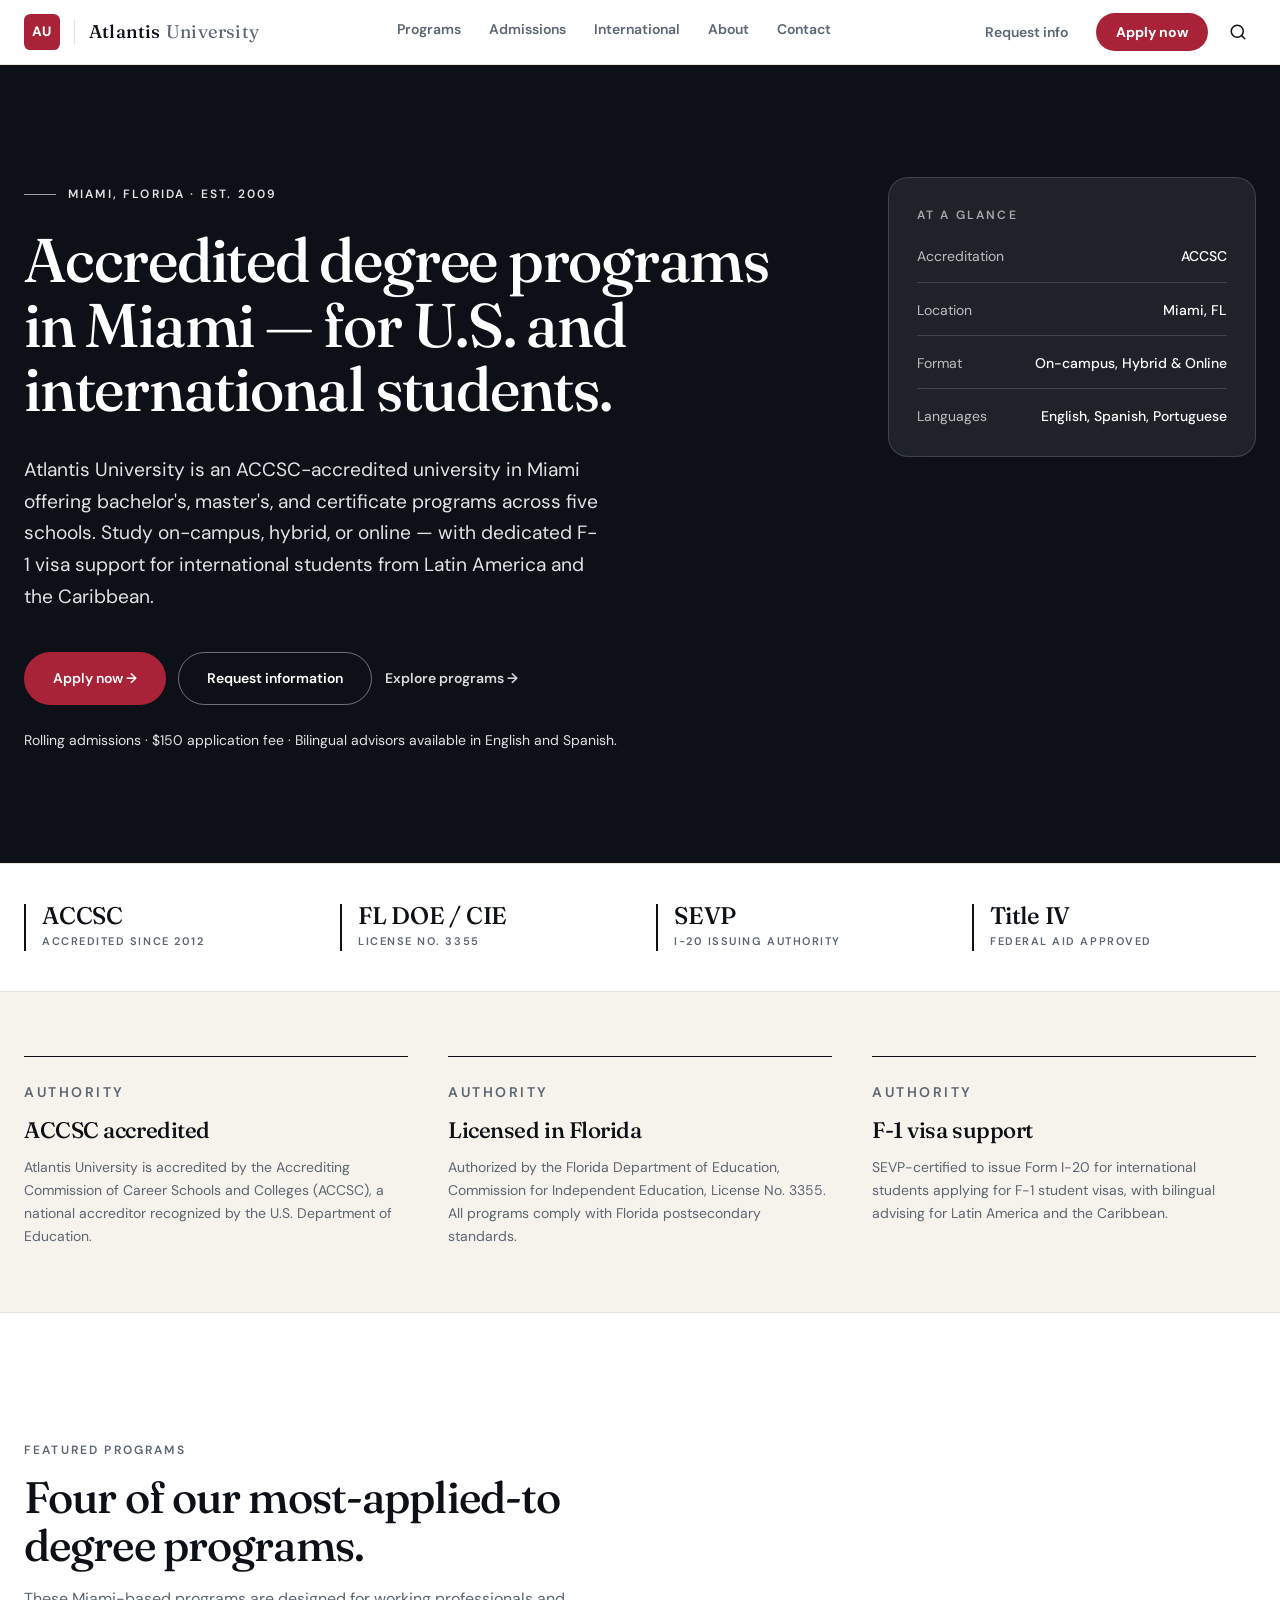
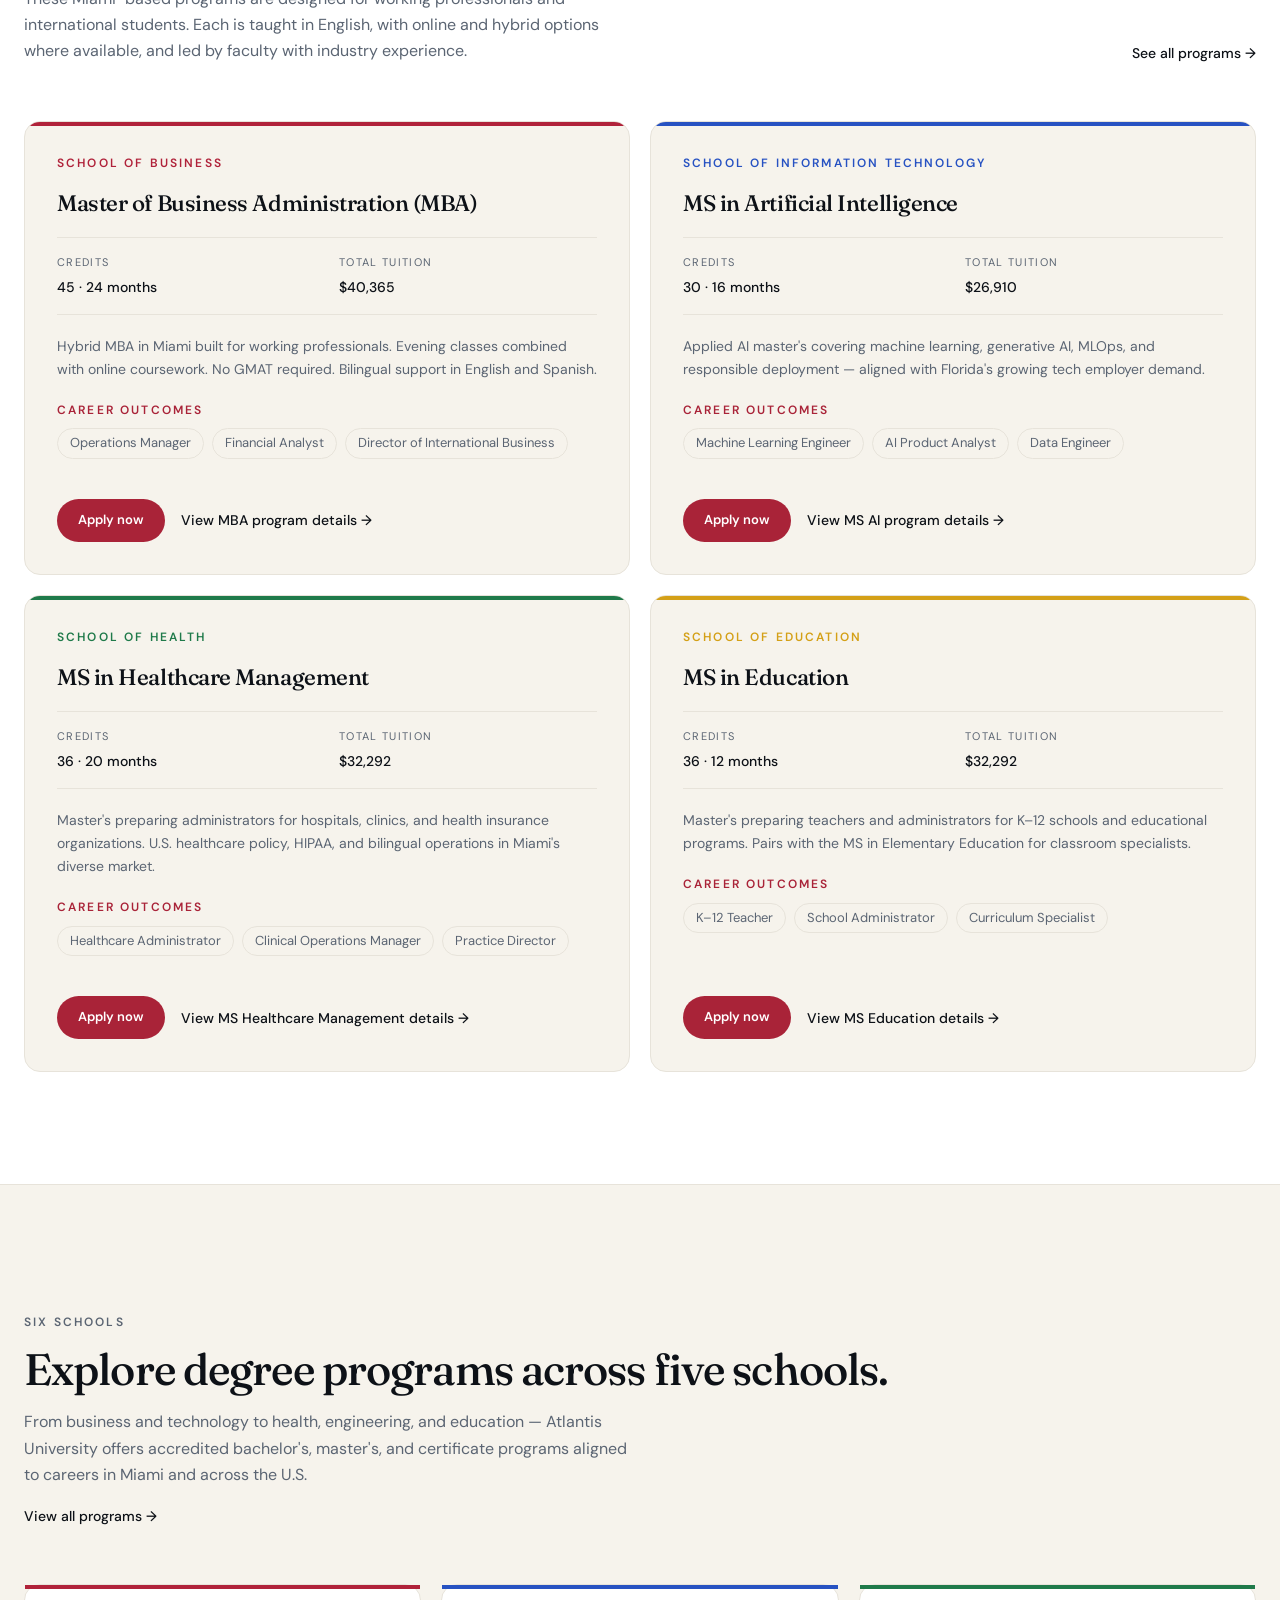
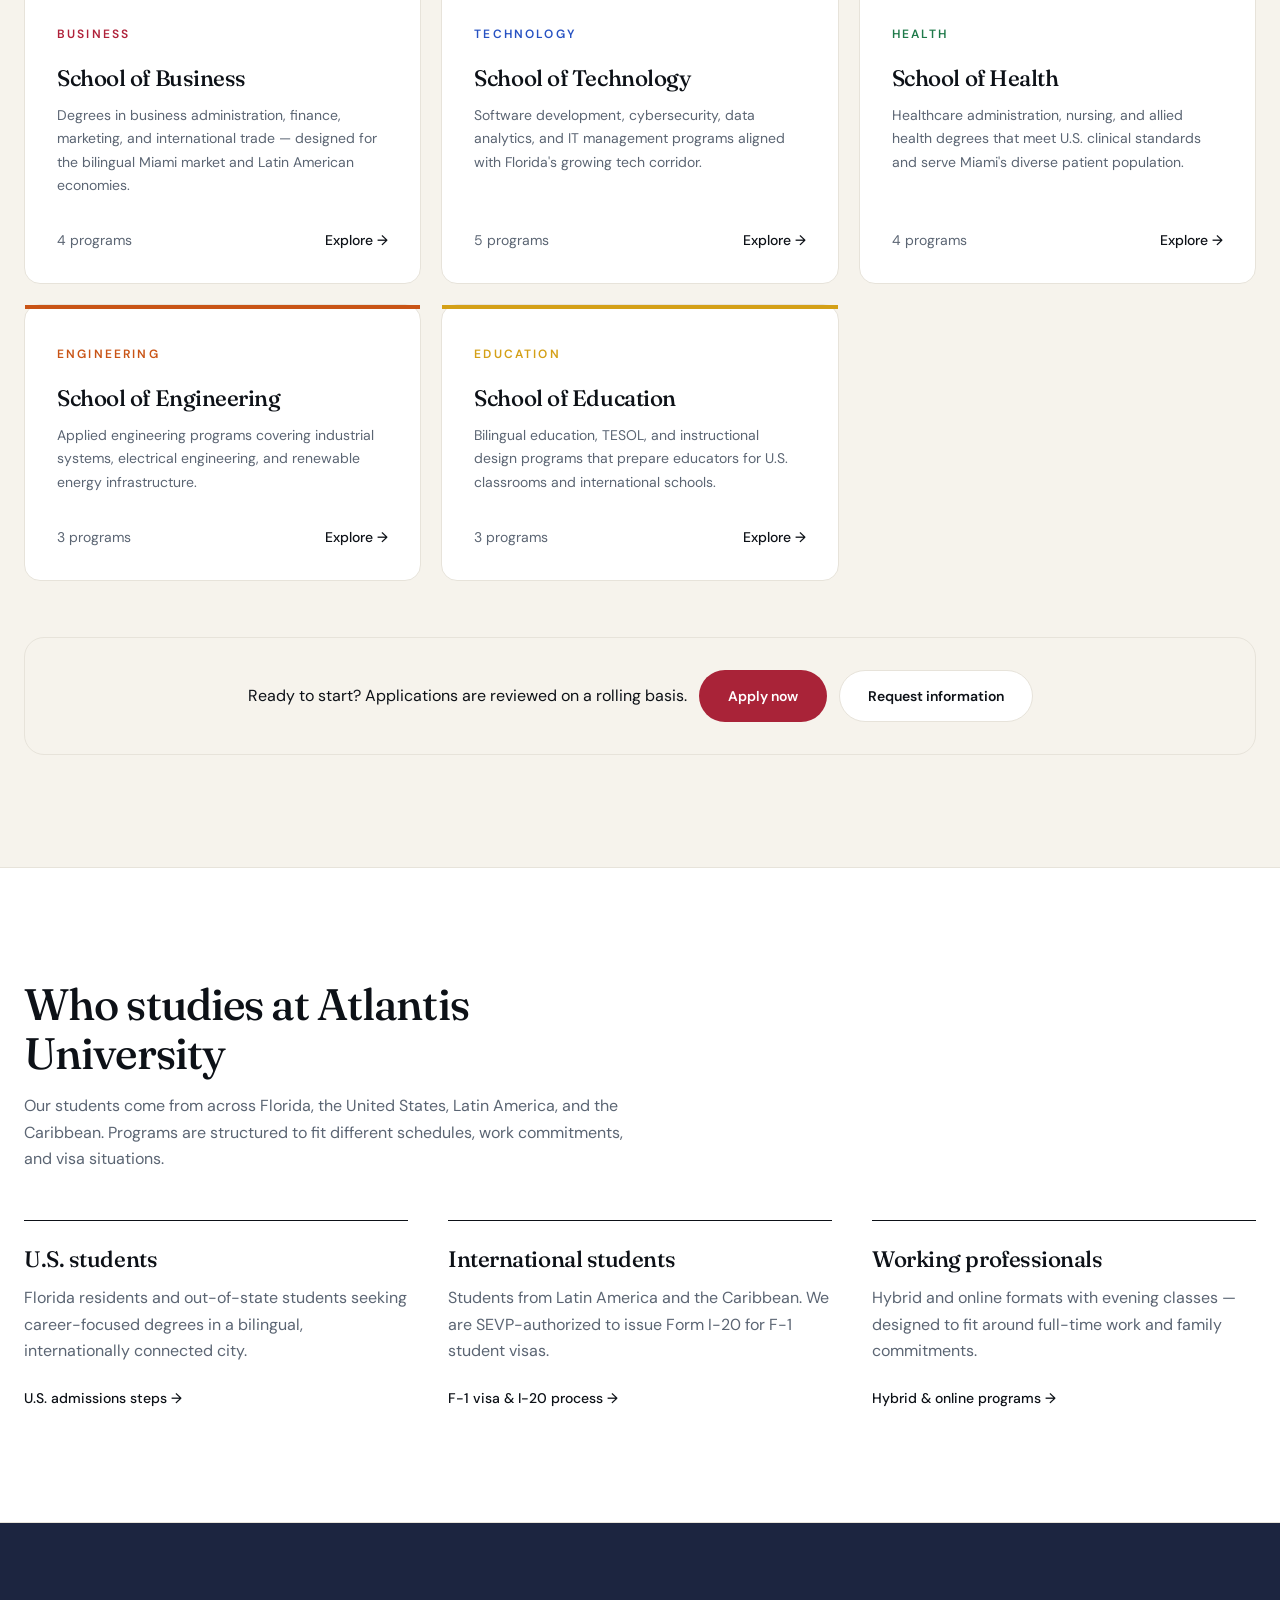
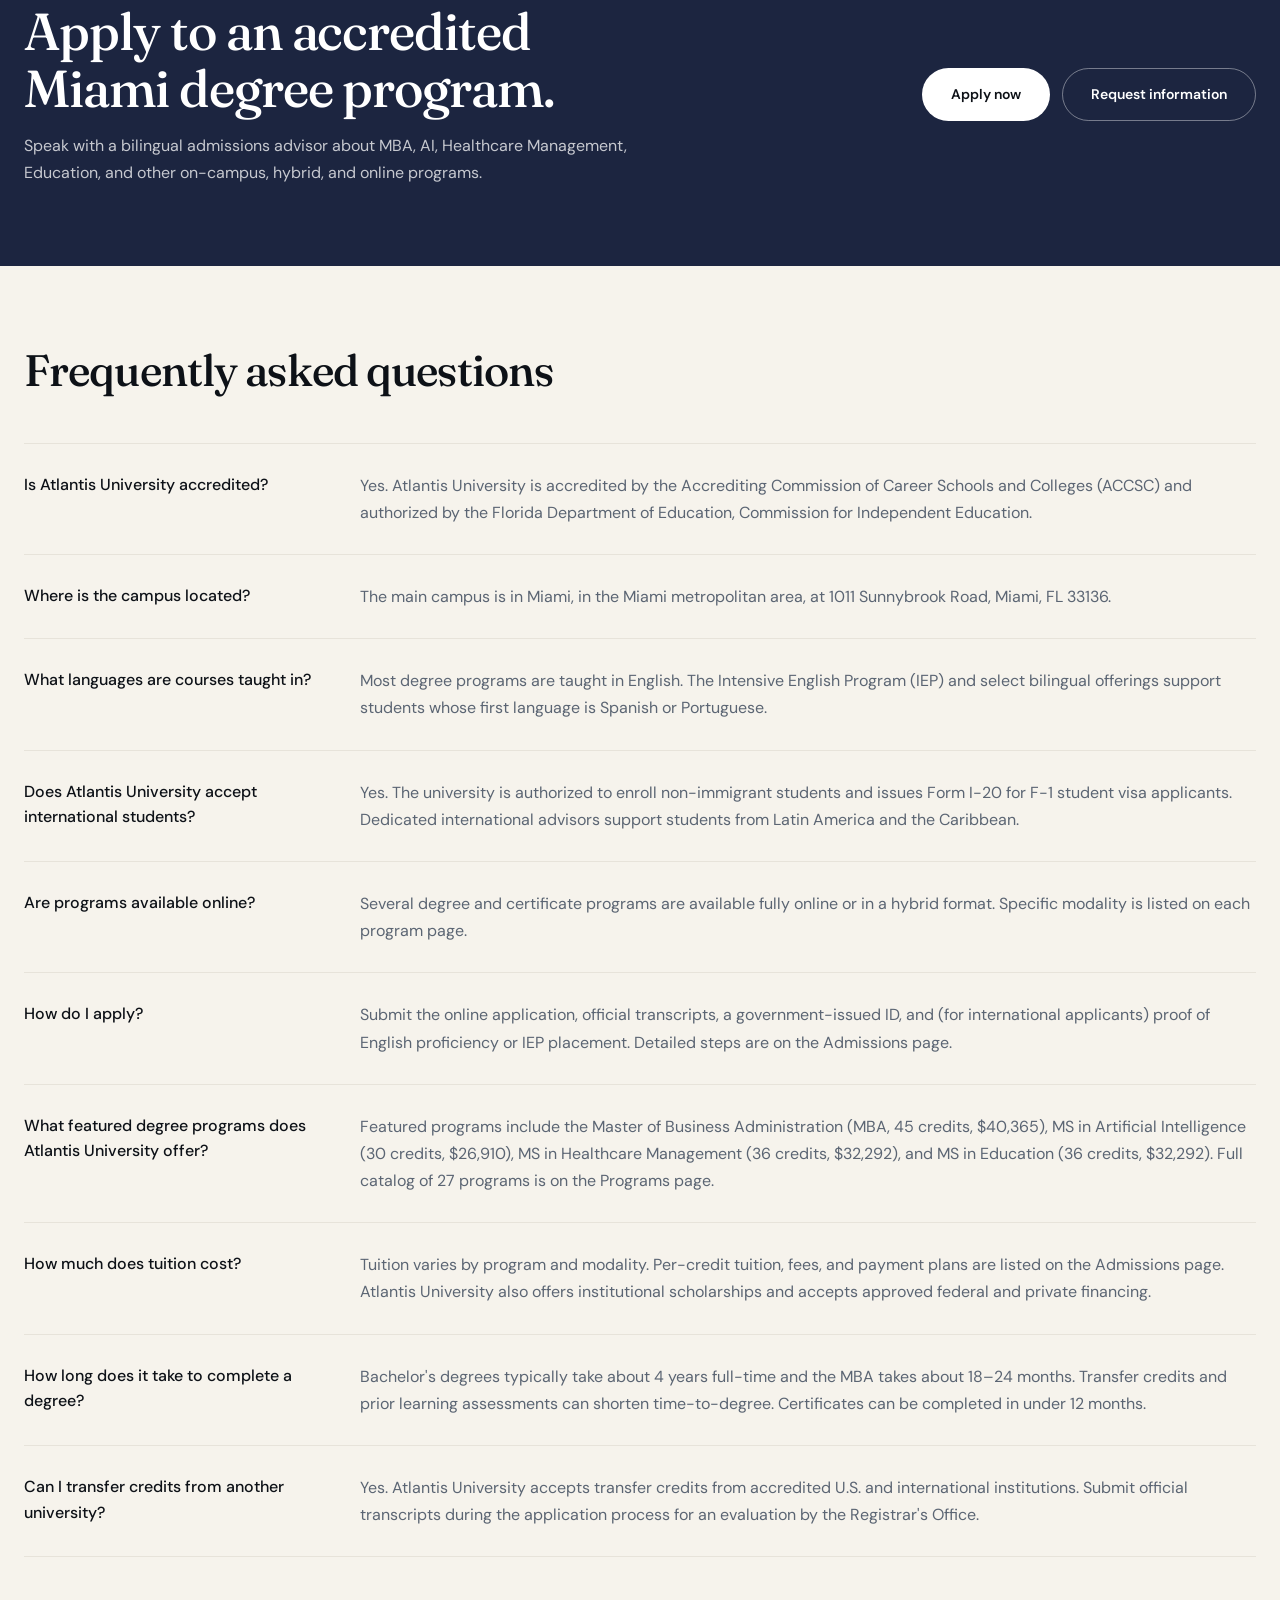
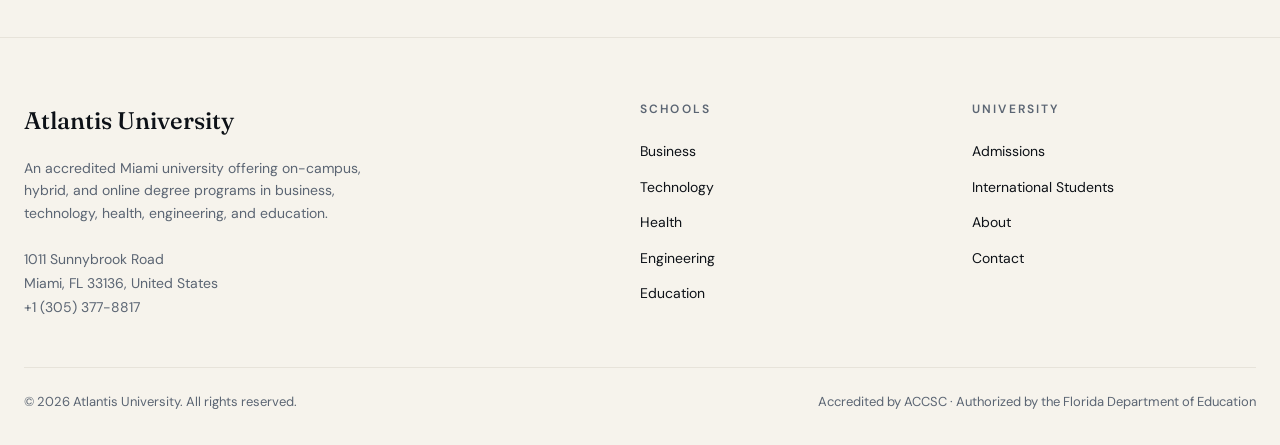
<file: index.html>
<!DOCTYPE html>
<html lang="en">
<head>
  <meta charset="UTF-8" />
  <meta name="viewport" content="width=device-width, initial-scale=1.0" />
  <meta name="robots" content="index, follow" />

  <!-- SEO -->
  <title>Atlantis University — Accredited Degree Programs in Miami, FL</title>
  <meta name="description" content="Atlantis University is an ACCSC-accredited university in Miami offering on-campus, hybrid, and online bachelor's, master's, and certificate programs — including MBA, Artificial Intelligence, Healthcare Management, and Education — for U.S. and international students from Latin America and the Caribbean." />
  <link rel="canonical" href="https://atlantisuniversity.edu/" />

  <meta property="og:type" content="website" />
  <meta property="og:title" content="Atlantis University — Miami, Florida" />
  <meta property="og:description" content="Accredited degree and certificate programs in Miami. MBA, AI, Healthcare Management, Education and more — on-campus, hybrid and online. F-1 visa support for international students." />
  <meta name="twitter:title" content="Atlantis University — Miami, Florida" />
  <meta name="twitter:description" content="Accredited degree and certificate programs in Miami. MBA, AI, Healthcare Management, Education and more — on-campus, hybrid and online. F-1 visa support for international students." />
  <meta property="og:url" content="https://atlantisuniversity.edu/" />
  <meta property="og:locale" content="en_US" />
  <meta name="twitter:card" content="summary_large_image" />

  <!-- Page-specific JSON-LD: FAQPage -->
  <script type="application/ld+json">
  {
    "@context": "https://schema.org",
    "@type": "FAQPage",
    "mainEntity": [
      { "@type": "Question", "name": "Is Atlantis University accredited?", "acceptedAnswer": { "@type": "Answer", "text": "Yes. Atlantis University is accredited by the Accrediting Commission of Career Schools and Colleges (ACCSC) and authorized by the Florida Department of Education, Commission for Independent Education." } },
      { "@type": "Question", "name": "Where is the campus located?", "acceptedAnswer": { "@type": "Answer", "text": "The main campus is in Miami, in the Miami metropolitan area, at 1011 Sunnybrook Road, Miami, FL 33136." } },
      { "@type": "Question", "name": "What languages are courses taught in?", "acceptedAnswer": { "@type": "Answer", "text": "Most degree programs are taught in English. The Intensive English Program (IEP) and select bilingual offerings support students whose first language is Spanish or Portuguese." } },
      { "@type": "Question", "name": "Does Atlantis University accept international students?", "acceptedAnswer": { "@type": "Answer", "text": "Yes. The university is authorized to enroll non-immigrant students and issues Form I-20 for F-1 student visa applicants. Dedicated international advisors support students from Latin America and the Caribbean." } },
      { "@type": "Question", "name": "Are programs available online?", "acceptedAnswer": { "@type": "Answer", "text": "Several degree and certificate programs are available fully online or in a hybrid format. Specific modality is listed on each program page." } },
      { "@type": "Question", "name": "How do I apply?", "acceptedAnswer": { "@type": "Answer", "text": "Submit the online application, official transcripts, a government-issued ID, and (for international applicants) proof of English proficiency or IEP placement. Detailed steps are on the Admissions page." } },
      { "@type": "Question", "name": "What featured degree programs does Atlantis University offer?", "acceptedAnswer": { "@type": "Answer", "text": "Featured programs include the Master of Business Administration (MBA, 45 credits, $40,365), MS in Artificial Intelligence (30 credits, $26,910), MS in Healthcare Management (36 credits, $32,292), and MS in Education (36 credits, $32,292). The full catalog of 27 programs is on the Programs page." } },
      { "@type": "Question", "name": "How much does tuition cost?", "acceptedAnswer": { "@type": "Answer", "text": "Tuition varies by program and modality. Per-credit tuition, fees, and payment plans are listed on the Admissions page. Atlantis University also offers institutional scholarships and accepts approved federal and private financing." } },
      { "@type": "Question", "name": "How long does it take to complete a degree?", "acceptedAnswer": { "@type": "Answer", "text": "Bachelor's degrees typically take about 4 years full-time and the MBA takes about 18–24 months. Transfer credits and prior learning assessments can shorten time-to-degree. Certificates can be completed in under 12 months." } },
      { "@type": "Question", "name": "Can I transfer credits from another university?", "acceptedAnswer": { "@type": "Answer", "text": "Yes. Atlantis University accepts transfer credits from accredited U.S. and international institutions. Submit official transcripts during the application process for an evaluation by the Registrar's Office." } }
    ]
  }
  </script>

  <link rel="preconnect" href="https://fonts.googleapis.com" />
  <link rel="preconnect" href="https://fonts.gstatic.com" crossorigin />
  <link href="https://fonts.googleapis.com/css2?family=DM+Sans:opsz,wght@9..40,400;9..40,500;9..40,600;9..40,700&family=Fraunces:opsz,wght@9..144,400;9..144,500;9..144,600&display=swap" rel="stylesheet" />
  <link rel="stylesheet" href="assets/shared.css?v=6" />

  <style>
    /* Home-specific */
    .hero { padding: 5rem 0; border-bottom: 1px solid var(--color-border); }
    @media (min-width: 768px) { .hero { padding: 7rem 0; } }
    .hero__grid { display: grid; gap: 3rem; }
    @media (min-width: 768px) { .hero__grid { grid-template-columns: repeat(12, 1fr); gap: 4rem; } }
    .hero__content { grid-column: span 12; }
    .hero__aside { grid-column: span 12; }
    @media (min-width: 768px) {
      .hero__content { grid-column: span 8; }
      .hero__aside { grid-column: span 4; }
    }
    .hero__location { display: inline-flex; align-items: center; gap: 0.75rem; margin-bottom: 1.5rem; }
    .hero__location-rule { display: inline-block; width: 2rem; height: 1px; background: rgba(13, 17, 23, 0.4); }
    .hero__title { max-width: 18ch; }
    .hero__lead { margin-top: 2rem; max-width: 36rem; font-size: var(--fs-lead); line-height: 1.65; color: var(--color-muted-foreground); }
    .hero__ctas { margin-top: 2.5rem; display: flex; flex-wrap: wrap; gap: 0.75rem; }
    .hero__fineprint { margin-top: 1.5rem; font-size: var(--fs-small); color: var(--color-muted-foreground); }
    .hero__facts { background: var(--color-sand); border: 1px solid var(--color-border); border-radius: 1.25rem; padding: 1.75rem; }
    .hero__facts-title { font-family: var(--font-sans); font-size: var(--fs-eyebrow); font-weight: 600; text-transform: uppercase; letter-spacing: 0.18em; color: var(--color-muted-foreground); margin-bottom: 1.25rem; }
    .hero__facts dl { display: flex; flex-direction: column; gap: 1rem; }
    .hero__facts-row { display: flex; justify-content: space-between; gap: 1rem; padding-bottom: 0.875rem; border-bottom: 1px solid var(--color-border); }
    .hero__facts-row:last-child { border-bottom: 0; padding-bottom: 0; }
    .hero__facts dt { font-size: var(--fs-small); color: var(--color-muted-foreground); }
    .hero__facts dd { font-size: var(--fs-small); font-weight: 500; text-align: right; }

    .authority { background: var(--color-sand); border-bottom: 1px solid var(--color-border); padding: 4rem 0; }
    .authority__grid { display: grid; gap: 2.5rem; }
    @media (min-width: 768px) { .authority__grid { grid-template-columns: repeat(3, 1fr); } }
    .authority__item { border-top: 1px solid var(--color-border-strong); padding-top: 1.5rem; }
    .authority__item h3 { margin: 0.75rem 0; }
    .authority__item p { font-size: var(--fs-small); color: var(--color-muted-foreground); line-height: 1.65; }

    .featured__head { display: flex; flex-direction: column; justify-content: space-between; gap: 1rem; margin-bottom: 3.5rem; }
    @media (min-width: 768px) { .featured__head { flex-direction: row; align-items: flex-end; } }
    .featured__intro { max-width: 38rem; }
    .featured__intro h2 { margin-top: 0.75rem; }
    .featured__intro p { margin-top: 1rem; color: var(--color-muted-foreground); line-height: 1.65; }
    .featured__see-all { font-size: var(--fs-small); font-weight: 500; text-underline-offset: 4px; }
    .featured__see-all:hover { text-decoration: underline; }
    .featured__grid { display: grid; gap: 1.25rem; }
    @media (min-width: 768px) { .featured__grid { grid-template-columns: repeat(2, 1fr); } }

    .schools__head { margin-bottom: 3.5rem; max-width: 56rem; }
    .schools__head h2 { margin-top: 0.75rem; }
    .schools__head p { margin-top: 1rem; color: var(--color-muted-foreground); max-width: 38rem; line-height: 1.65; }
    .schools__view-all { display: inline-block; margin-top: 1rem; font-size: var(--fs-small); font-weight: 500; }
    .schools__view-all:hover { text-decoration: underline; text-underline-offset: 4px; }
    .schools__grid { display: grid; gap: 1.25rem; }
    @media (min-width: 768px) { .schools__grid { grid-template-columns: repeat(2, 1fr); } }
    @media (min-width: 1024px) { .schools__grid { grid-template-columns: repeat(3, 1fr); } }
    .school-card {
      position: relative; background: var(--color-card); border: 1px solid var(--color-border);
      border-radius: var(--radius-card); padding: 2rem; min-height: 16rem;
      display: flex; flex-direction: column;
      transition: transform 200ms ease, box-shadow 200ms ease;
    }
    .school-card:hover { transform: translateY(-2px); box-shadow: 0 12px 40px -12px rgba(0,0,0,0.12); }
    .school-card__bar { position: absolute; top: 0; left: 0; right: 0; height: 4px; }
    .school-card__title { margin: 1.25rem 0 0.75rem; }
    .school-card__desc { font-size: var(--fs-small); color: var(--color-muted-foreground); line-height: 1.65; }
    .school-card__foot { margin-top: auto; padding-top: 2rem; display: flex; align-items: center; justify-content: space-between; font-size: var(--fs-small); }
    .school-card__count { color: var(--color-muted-foreground); }
    .school-card__cta { font-weight: 500; transition: transform 200ms; }
    .school-card:hover .school-card__cta { transform: translateX(4px); }

    .midcta {
      margin-top: 3.5rem; display: flex; flex-wrap: wrap;
      align-items: center; justify-content: center; gap: 0.75rem;
      padding: 2rem 1.5rem; background: var(--color-sand);
      border: 1px solid var(--color-border); border-radius: 1.25rem; text-align: center;
    }

    .audiences__intro { max-width: 38rem; margin-bottom: 3rem; }
    .audiences__intro h2 { margin-bottom: 1rem; }
    .audiences__intro p { color: var(--color-muted-foreground); line-height: 1.65; }
    .audiences__grid { display: grid; gap: 2.5rem; }
    @media (min-width: 768px) { .audiences__grid { grid-template-columns: repeat(3, 1fr); } }
    .audience { display: block; border-top: 1px solid var(--color-border-strong); padding-top: 1.5rem; }
    .audience h3 { margin-bottom: 0.75rem; }
    .audience p { color: var(--color-muted-foreground); line-height: 1.65; margin-bottom: 1.25rem; }
    .audience__cta { font-size: var(--fs-small); font-weight: 500; transition: transform 200ms; display: inline-block; }
    .audience:hover .audience__cta { transform: translateX(4px); }
  </style>
</head>

<body>
  <!-- SITE HEADER -->
  <div class="utility-bar" role="complementary" aria-label="Utility menu"><div class="container utility-bar__inner"><a href="#" class="utility-bar__link">Online Campus</a><a href="#" class="utility-bar__link">Student Portal</a><a href="admissions.html#request-info" class="utility-bar__link">Request Info</a><a href="#" class="utility-bar__link">Help Desk</a><span class="utility-bar__lang">EN · ES</span></div></div><header class="site-header" role="banner">
    <div class="container site-header__inner">
      <a href="index.html" class="site-header__brand" aria-label="Atlantis University home" aria-current="page"><span class="site-header__mark" aria-hidden="true">AU</span><span class="site-header__brand-divider" aria-hidden="true"></span><span class="site-header__wordmark">Atlantis<em>University</em></span></a>
      <nav class="site-header__nav" aria-label="Primary">
        <a href="programs.html">Programs</a>
        <a href="admissions.html">Admissions</a>
        <a href="international.html">International</a>
        <a href="about.html">About</a>
        <a href="contact.html">Contact</a>
      </nav>
      <div class="site-header__actions">
        <a href="admissions.html#request-info" class="site-header__request">Request info</a>
        <a href="admissions.html#apply" class="site-header__apply">Apply now</a>
        <button type="button" class="site-header__search" aria-label="Open search">
          <svg width="18" height="18" viewBox="0 0 24 24" fill="none" stroke="currentColor" stroke-width="2" stroke-linecap="round" stroke-linejoin="round" aria-hidden="true"><circle cx="11" cy="11" r="8" /><path d="m21 21-4.3-4.3" /></svg>
        </button>
      </div>
    </div>
  </header>

  <main>
    <!-- HERO -->
    <section class="hero hero--photo" aria-labelledby="hero-title" style="background-image: url('https://images.unsplash.com/photo-1517486808906-6ca8b3f04846?auto=format&amp;fit=crop&amp;w=2400&amp;q=80');">
      <div class="hero__decoration" aria-hidden="true">&ldquo;</div>
      <div class="container hero__grid">
        <div class="hero__content">
          <p class="hero__location eyebrow">
            <span class="hero__location-rule" aria-hidden="true"></span>
            Miami, Florida · Est. 2009
          </p>
          <h1 id="hero-title" class="hero__title">Accredited degree programs in Miami&nbsp;— for U.S. and international students.</h1>
          <p class="hero__lead">Atlantis University is an ACCSC-accredited university in Miami offering bachelor's, master's, and certificate programs across five schools. Study on-campus, hybrid, or online — with dedicated F-1 visa support for international students from Latin America and the Caribbean.</p>
          <div class="hero__ctas">
            <a href="admissions.html#apply" class="btn btn--primary">Apply now →</a>
            <a href="admissions.html#request-info" class="btn btn--secondary">Request information</a>
            <a href="programs.html" class="btn btn--ghost">Explore programs →</a>
          </div>
          <p class="hero__fineprint">Rolling admissions · $150 application fee · Bilingual advisors available in English and Spanish.</p>
        </div>
        <aside class="hero__aside" aria-label="University at a glance">
          <div class="hero__facts">
            <p class="hero__facts-title">At a glance</p>
            <dl>
              <div class="hero__facts-row"><dt>Accreditation</dt><dd>ACCSC</dd></div>
              <div class="hero__facts-row"><dt>Location</dt><dd>Miami, FL</dd></div>
              <div class="hero__facts-row"><dt>Format</dt><dd>On-campus, Hybrid &amp; Online</dd></div>
              <div class="hero__facts-row"><dt>Languages</dt><dd>English, Spanish, Portuguese</dd></div>
            </dl>
          </div>
        </aside>
      </div>
    </section>

    <!-- AUTHORITY BADGES BAR -->
    <section class="authority-bar" aria-labelledby="authority-bar-heading">
      <h2 id="authority-bar-heading" class="sr-only">Accreditation and federal recognition</h2>
      <div class="container authority-bar__grid">
        <div class="authority-bar__item">
          <span class="authority-bar__name">ACCSC</span>
          <span class="authority-bar__detail">Accredited since 2012</span>
        </div>
        <div class="authority-bar__item">
          <span class="authority-bar__name">FL DOE / CIE</span>
          <span class="authority-bar__detail">License No. 3355</span>
        </div>
        <div class="authority-bar__item">
          <span class="authority-bar__name">SEVP</span>
          <span class="authority-bar__detail">I-20 issuing authority</span>
        </div>
        <div class="authority-bar__item">
          <span class="authority-bar__name">Title IV</span>
          <span class="authority-bar__detail">Federal aid approved</span>
        </div>
      </div>
    </section>

    <!-- AUTHORITY -->
    <section class="authority" aria-labelledby="authority-heading">
      <h2 id="authority-heading" class="sr-only">Accreditation and authorizations</h2>
      <div class="container authority__grid">
        <div class="authority__item"><p class="eyebrow">Authority</p><h3>ACCSC accredited</h3><p>Atlantis University is accredited by the Accrediting Commission of Career Schools and Colleges (ACCSC), a national accreditor recognized by the U.S. Department of Education.</p></div>
        <div class="authority__item"><p class="eyebrow">Authority</p><h3>Licensed in Florida</h3><p>Authorized by the Florida Department of Education, Commission for Independent Education, License No. 3355. All programs comply with Florida postsecondary standards.</p></div>
        <div class="authority__item"><p class="eyebrow">Authority</p><h3>F-1 visa support</h3><p>SEVP-certified to issue Form I-20 for international students applying for F-1 student visas, with bilingual advising for Latin America and the Caribbean.</p></div>
      </div>
    </section>

    <!-- FEATURED PROGRAMS -->
    <section class="section" aria-labelledby="featured-heading">
      <div class="container">
        <header class="featured__head">
          <div class="featured__intro">
            <p class="eyebrow">Featured programs</p>
            <h2 id="featured-heading">Four of our most-applied-to degree programs.</h2>
            <p>These Miami-based programs are designed for working professionals and international students. Each is taught in English, with online and hybrid options where available, and led by faculty with industry experience.</p>
          </div>
          <a href="programs.html" class="featured__see-all">See all programs →</a>
        </header>
        <div class="featured__grid">
          <article class="card">
            <div class="card__accent-bar" style="background: var(--school-business);"></div>
            <p class="eyebrow card__eyebrow" style="color: var(--school-business);">School of Business</p>
            <h3 class="card__title">Master of Business Administration (MBA)</h3>
            <dl class="card__dl">
              <div><dt>Credits</dt><dd>45 · 24 months</dd></div>
              <div><dt>Total tuition</dt><dd>$40,365</dd></div>
            </dl>
            <p class="card__desc">Hybrid MBA in Miami built for working professionals. Evening classes combined with online coursework. No GMAT required. Bilingual support in English and Spanish.</p>
            <div><p class="eyebrow" style="margin-bottom: 0.5rem;">Career outcomes</p>
              <ul class="card__chips"><li class="chip">Operations Manager</li><li class="chip">Financial Analyst</li><li class="chip">Director of International Business</li></ul>
            </div>
            <div class="card__cta"><a href="admissions.html#apply" class="btn btn--primary btn--sm">Apply now</a><a href="programs-mba-miami.html" class="card__link">View MBA program details →</a></div>
          </article>

          <article class="card">
            <div class="card__accent-bar" style="background: var(--school-tech);"></div>
            <p class="eyebrow card__eyebrow" style="color: var(--school-tech);">School of Information Technology</p>
            <h3 class="card__title">MS in Artificial Intelligence</h3>
            <dl class="card__dl"><div><dt>Credits</dt><dd>30 · 16 months</dd></div><div><dt>Total tuition</dt><dd>$26,910</dd></div></dl>
            <p class="card__desc">Applied AI master's covering machine learning, generative AI, MLOps, and responsible deployment — aligned with Florida's growing tech employer demand.</p>
            <div><p class="eyebrow" style="margin-bottom: 0.5rem;">Career outcomes</p>
              <ul class="card__chips"><li class="chip">Machine Learning Engineer</li><li class="chip">AI Product Analyst</li><li class="chip">Data Engineer</li></ul>
            </div>
            <div class="card__cta"><a href="admissions.html#apply" class="btn btn--primary btn--sm">Apply now</a><a href="programs-ms-artificial-intelligence.html" class="card__link">View MS AI program details →</a></div>
          </article>

          <article class="card">
            <div class="card__accent-bar" style="background: var(--school-health);"></div>
            <p class="eyebrow card__eyebrow" style="color: var(--school-health);">School of Health</p>
            <h3 class="card__title">MS in Healthcare Management</h3>
            <dl class="card__dl"><div><dt>Credits</dt><dd>36 · 20 months</dd></div><div><dt>Total tuition</dt><dd>$32,292</dd></div></dl>
            <p class="card__desc">Master's preparing administrators for hospitals, clinics, and health insurance organizations. U.S. healthcare policy, HIPAA, and bilingual operations in Miami's diverse market.</p>
            <div><p class="eyebrow" style="margin-bottom: 0.5rem;">Career outcomes</p>
              <ul class="card__chips"><li class="chip">Healthcare Administrator</li><li class="chip">Clinical Operations Manager</li><li class="chip">Practice Director</li></ul>
            </div>
            <div class="card__cta"><a href="admissions.html#apply" class="btn btn--primary btn--sm">Apply now</a><a href="programs-ms-healthcare-management.html" class="card__link">View MS Healthcare Management details →</a></div>
          </article>

          <article class="card">
            <div class="card__accent-bar" style="background: var(--school-edu);"></div>
            <p class="eyebrow card__eyebrow" style="color: var(--school-edu);">School of Education</p>
            <h3 class="card__title">MS in Education</h3>
            <dl class="card__dl"><div><dt>Credits</dt><dd>36 · 12 months</dd></div><div><dt>Total tuition</dt><dd>$32,292</dd></div></dl>
            <p class="card__desc">Master's preparing teachers and administrators for K–12 schools and educational programs. Pairs with the MS in Elementary Education for classroom specialists.</p>
            <div><p class="eyebrow" style="margin-bottom: 0.5rem;">Career outcomes</p>
              <ul class="card__chips"><li class="chip">K–12 Teacher</li><li class="chip">School Administrator</li><li class="chip">Curriculum Specialist</li></ul>
            </div>
            <div class="card__cta"><a href="admissions.html#apply" class="btn btn--primary btn--sm">Apply now</a><a href="programs-ms-education.html" class="card__link">View MS Education details →</a></div>
          </article>
        </div>
      </div>
    </section>

    <!-- SCHOOLS GRID -->
    <section class="section section--sand" aria-labelledby="schools-heading">
      <div class="container">
        <header class="schools__head">
          <p class="eyebrow">Six schools</p>
          <h2 id="schools-heading">Explore degree programs across five schools.</h2>
          <p>From business and technology to health, engineering, and education — Atlantis University offers accredited bachelor's, master's, and certificate programs aligned to careers in Miami and across the U.S.</p>
          <a href="programs.html" class="schools__view-all">View all programs →</a>
        </header>
        <div class="schools__grid">
          <a href="schools-business.html" class="school-card"><div class="school-card__bar" style="background: var(--school-business);"></div><p class="eyebrow" style="color: var(--school-business); margin-top: 0.5rem;">Business</p><h3 class="school-card__title">School of Business</h3><p class="school-card__desc">Degrees in business administration, finance, marketing, and international trade — designed for the bilingual Miami market and Latin American economies.</p><div class="school-card__foot"><span class="school-card__count">4 programs</span><span class="school-card__cta">Explore →</span></div></a>
          <a href="schools-technology.html" class="school-card"><div class="school-card__bar" style="background: var(--school-tech);"></div><p class="eyebrow" style="color: var(--school-tech); margin-top: 0.5rem;">Technology</p><h3 class="school-card__title">School of Technology</h3><p class="school-card__desc">Software development, cybersecurity, data analytics, and IT management programs aligned with Florida's growing tech corridor.</p><div class="school-card__foot"><span class="school-card__count">5 programs</span><span class="school-card__cta">Explore →</span></div></a>
          <a href="schools-health.html" class="school-card"><div class="school-card__bar" style="background: var(--school-health);"></div><p class="eyebrow" style="color: var(--school-health); margin-top: 0.5rem;">Health</p><h3 class="school-card__title">School of Health</h3><p class="school-card__desc">Healthcare administration, nursing, and allied health degrees that meet U.S. clinical standards and serve Miami's diverse patient population.</p><div class="school-card__foot"><span class="school-card__count">4 programs</span><span class="school-card__cta">Explore →</span></div></a>
          <a href="schools-engineering.html" class="school-card"><div class="school-card__bar" style="background: var(--school-eng);"></div><p class="eyebrow" style="color: var(--school-eng); margin-top: 0.5rem;">Engineering</p><h3 class="school-card__title">School of Engineering</h3><p class="school-card__desc">Applied engineering programs covering industrial systems, electrical engineering, and renewable energy infrastructure.</p><div class="school-card__foot"><span class="school-card__count">3 programs</span><span class="school-card__cta">Explore →</span></div></a>
          <a href="schools-education.html" class="school-card"><div class="school-card__bar" style="background: var(--school-edu);"></div><p class="eyebrow" style="color: var(--school-edu); margin-top: 0.5rem;">Education</p><h3 class="school-card__title">School of Education</h3><p class="school-card__desc">Bilingual education, TESOL, and instructional design programs that prepare educators for U.S. classrooms and international schools.</p><div class="school-card__foot"><span class="school-card__count">3 programs</span><span class="school-card__cta">Explore →</span></div></a>
        </div>
        <div class="midcta">
          <p>Ready to start? Applications are reviewed on a rolling basis.</p>
          <a href="admissions.html#apply" class="btn btn--primary">Apply now</a>
          <a href="admissions.html#request-info" class="btn btn--secondary">Request information</a>
        </div>
      </div>
    </section>

    <!-- AUDIENCES -->
    <section class="section" aria-labelledby="audiences-heading">
      <div class="container">
        <div class="audiences__intro"><h2 id="audiences-heading">Who studies at Atlantis University</h2><p>Our students come from across Florida, the United States, Latin America, and the Caribbean. Programs are structured to fit different schedules, work commitments, and visa situations.</p></div>
        <div class="audiences__grid">
          <a href="admissions.html" class="audience"><h3>U.S. students</h3><p>Florida residents and out-of-state students seeking career-focused degrees in a bilingual, internationally connected city.</p><span class="audience__cta">U.S. admissions steps →</span></a>
          <a href="international.html" class="audience"><h3>International students</h3><p>Students from Latin America and the Caribbean. We are SEVP-authorized to issue Form I-20 for F-1 student visas.</p><span class="audience__cta">F-1 visa &amp; I-20 process →</span></a>
          <a href="programs.html" class="audience"><h3>Working professionals</h3><p>Hybrid and online formats with evening classes — designed to fit around full-time work and family commitments.</p><span class="audience__cta">Hybrid &amp; online programs →</span></a>
        </div>
      </div>
    </section>

    <!-- FINAL CTA -->
    <section class="finalcta" aria-labelledby="finalcta-heading">
      <div class="container finalcta__grid">
        <div class="finalcta__copy"><h2 id="finalcta-heading">Apply to an accredited Miami degree program.</h2><p>Speak with a bilingual admissions advisor about MBA, AI, Healthcare Management, Education, and other on-campus, hybrid, and online programs.</p></div>
        <div class="finalcta__ctas"><a href="admissions.html#apply" class="btn btn--inverse">Apply now</a><a href="admissions.html#request-info" class="btn btn--inverse-outline">Request information</a></div>
      </div>
    </section>

    <!-- FAQ -->
    <section class="faq" aria-labelledby="faq-heading">
      <div class="container">
        <h2 id="faq-heading">Frequently asked questions</h2>
        <div class="faq__list">
          <div class="faq__item"><p class="faq__q">Is Atlantis University accredited?</p><p class="faq__a">Yes. Atlantis University is accredited by the Accrediting Commission of Career Schools and Colleges (ACCSC) and authorized by the Florida Department of Education, Commission for Independent Education.</p></div>
          <div class="faq__item"><p class="faq__q">Where is the campus located?</p><p class="faq__a">The main campus is in Miami, in the Miami metropolitan area, at 1011 Sunnybrook Road, Miami, FL 33136.</p></div>
          <div class="faq__item"><p class="faq__q">What languages are courses taught in?</p><p class="faq__a">Most degree programs are taught in English. The Intensive English Program (IEP) and select bilingual offerings support students whose first language is Spanish or Portuguese.</p></div>
          <div class="faq__item"><p class="faq__q">Does Atlantis University accept international students?</p><p class="faq__a">Yes. The university is authorized to enroll non-immigrant students and issues Form I-20 for F-1 student visa applicants. Dedicated international advisors support students from Latin America and the Caribbean.</p></div>
          <div class="faq__item"><p class="faq__q">Are programs available online?</p><p class="faq__a">Several degree and certificate programs are available fully online or in a hybrid format. Specific modality is listed on each program page.</p></div>
          <div class="faq__item"><p class="faq__q">How do I apply?</p><p class="faq__a">Submit the online application, official transcripts, a government-issued ID, and (for international applicants) proof of English proficiency or IEP placement. Detailed steps are on the Admissions page.</p></div>
          <div class="faq__item"><p class="faq__q">What featured degree programs does Atlantis University offer?</p><p class="faq__a">Featured programs include the Master of Business Administration (MBA, 45 credits, $40,365), MS in Artificial Intelligence (30 credits, $26,910), MS in Healthcare Management (36 credits, $32,292), and MS in Education (36 credits, $32,292). Full catalog of 27 programs is on the Programs page.</p></div>
          <div class="faq__item"><p class="faq__q">How much does tuition cost?</p><p class="faq__a">Tuition varies by program and modality. Per-credit tuition, fees, and payment plans are listed on the Admissions page. Atlantis University also offers institutional scholarships and accepts approved federal and private financing.</p></div>
          <div class="faq__item"><p class="faq__q">How long does it take to complete a degree?</p><p class="faq__a">Bachelor's degrees typically take about 4 years full-time and the MBA takes about 18–24 months. Transfer credits and prior learning assessments can shorten time-to-degree. Certificates can be completed in under 12 months.</p></div>
          <div class="faq__item"><p class="faq__q">Can I transfer credits from another university?</p><p class="faq__a">Yes. Atlantis University accepts transfer credits from accredited U.S. and international institutions. Submit official transcripts during the application process for an evaluation by the Registrar's Office.</p></div>
        </div>
      </div>
    </section>
  </main>

  <!-- SITE FOOTER -->
  <footer class="site-footer" role="contentinfo">
    <div class="container">
      <div class="site-footer__grid">
        <div>
          <p class="site-footer__brand">Atlantis University</p>
          <p class="site-footer__about">An accredited Miami university offering on-campus, hybrid, and online degree programs in business, technology, health, engineering, and education.</p>
          <address class="site-footer__address">1011 Sunnybrook Road<br />Miami, FL 33136, United States<br />+1 (305) 377-8817</address>
        </div>
        <div class="site-footer__col"><h4>Schools</h4><ul><li><a href="schools-business.html">Business</a></li><li><a href="schools-technology.html">Technology</a></li><li><a href="schools-health.html">Health</a></li><li><a href="schools-engineering.html">Engineering</a></li><li><a href="schools-education.html">Education</a></li></ul></div>
        <div class="site-footer__col"><h4>University</h4><ul><li><a href="admissions.html">Admissions</a></li><li><a href="international.html">International Students</a></li><li><a href="about.html">About</a></li><li><a href="contact.html">Contact</a></li></ul></div>
      </div>
      <div class="site-footer__bottom"><p>© 2026 Atlantis University. All rights reserved.</p><p>Accredited by ACCSC · Authorized by the Florida Department of Education</p></div>
    </div>
  </footer>
</body>
</html>
</file>
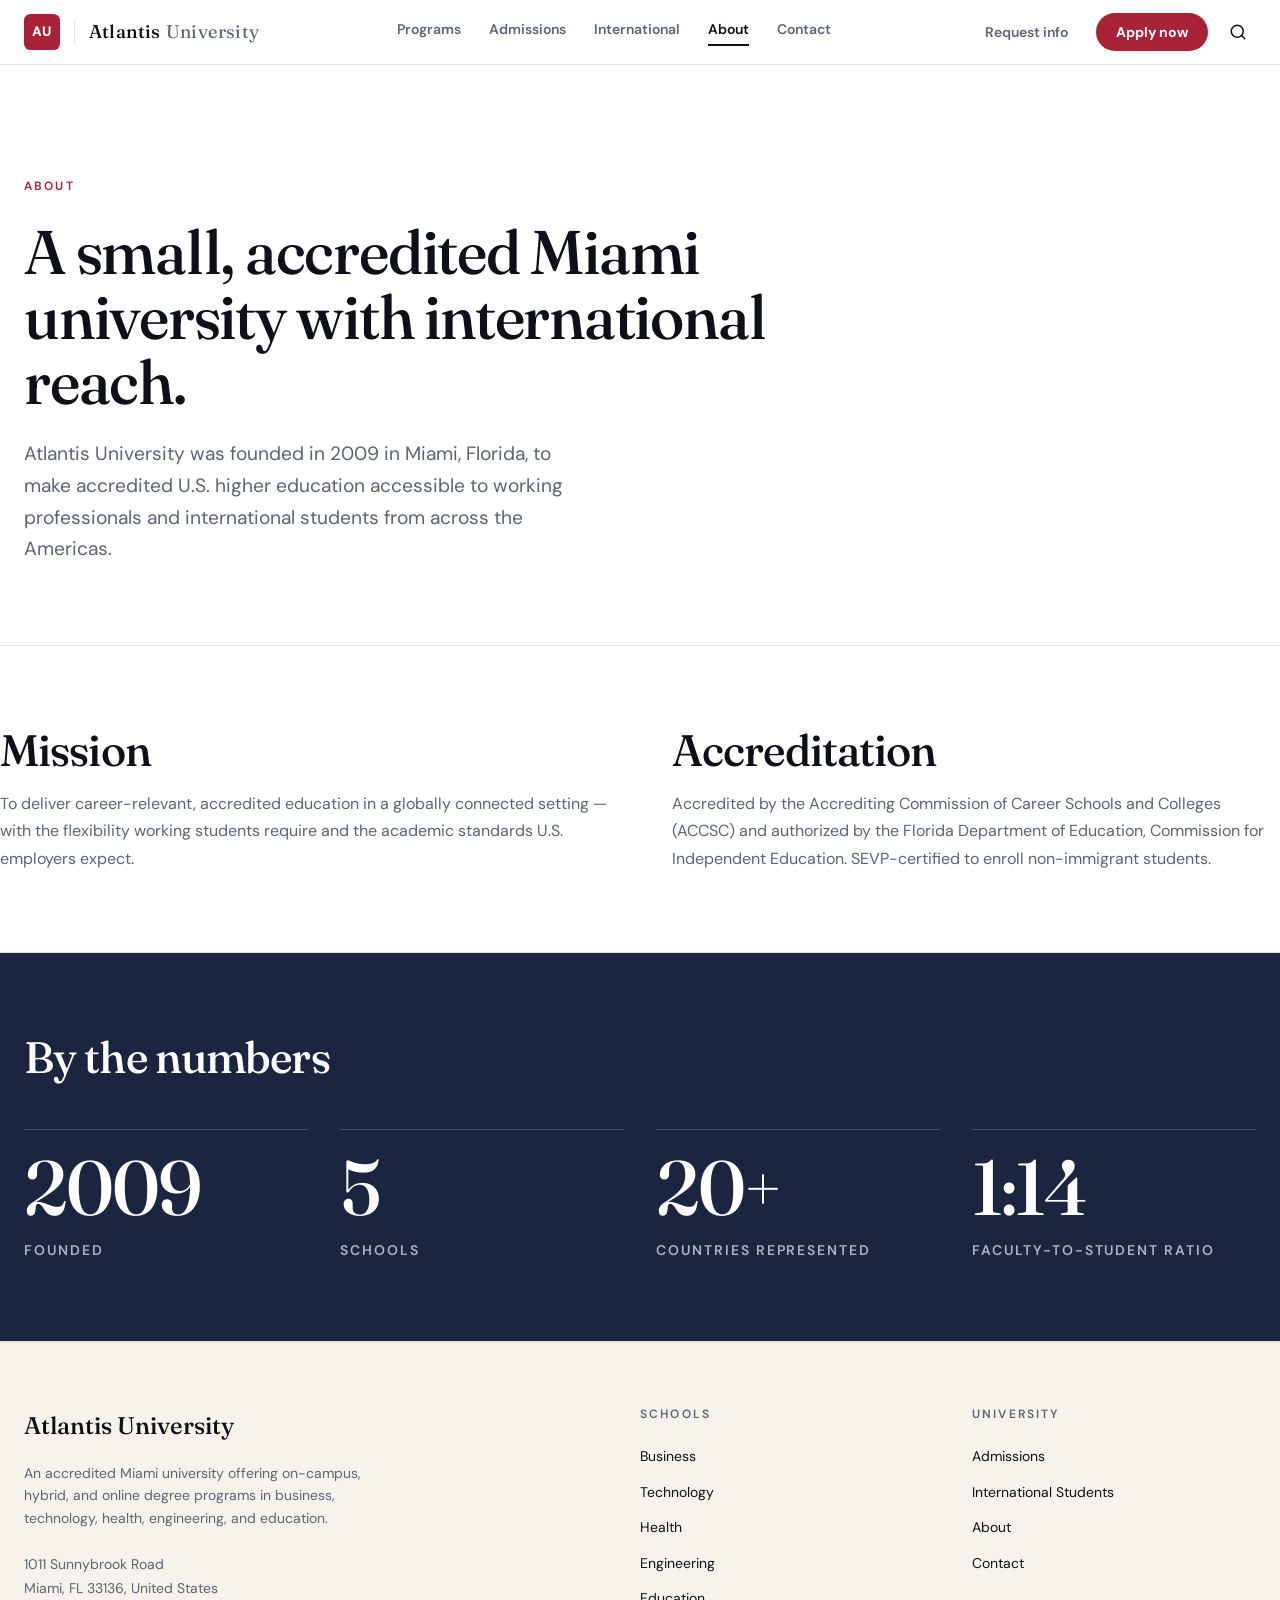
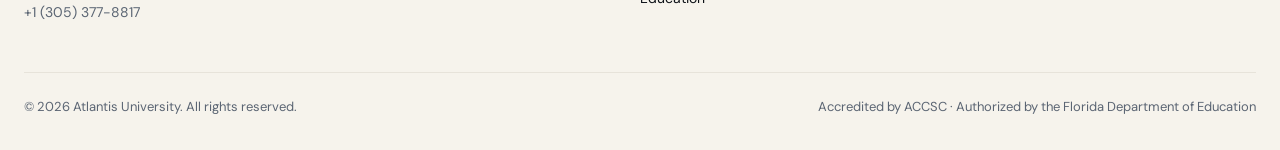
<file: about.html>
<!DOCTYPE html>
<html lang="en">
<head>
  <meta charset="UTF-8" />
  <meta name="viewport" content="width=device-width, initial-scale=1.0" />
  <meta name="robots" content="index, follow" />

  <title>About Atlantis University — Miami, Florida</title>
  <meta name="description" content="Atlantis University is a small, accredited Miami university with international reach. Founded in 2009 in Miami, Florida, ACCSC-accredited, SEVP-certified to enroll international students from across the Americas." />
  <link rel="canonical" href="https://atlantisuniversity.edu/about" />

  <meta property="og:type" content="website" />
  <meta property="og:url" content="https://atlantisuniversity.edu/about" />
  <meta property="og:title" content="About — Atlantis University" />
  <meta property="og:description" content="A small, accredited Miami university with international reach. Founded 2009, ACCSC-accredited, SEVP-certified." />
  <meta name="twitter:card" content="summary_large_image" />
  <meta name="twitter:title" content="About — Atlantis University" />
  <meta name="twitter:description" content="A small, accredited Miami university with international reach. Founded 2009, ACCSC-accredited, SEVP-certified." />

  <script type="application/ld+json">
  {
    "@context": "https://schema.org",
    "@type": "BreadcrumbList",
    "itemListElement": [
      { "@type": "ListItem", "position": 1, "name": "Home", "item": "https://atlantisuniversity.edu/" },
      { "@type": "ListItem", "position": 2, "name": "About", "item": "https://atlantisuniversity.edu/about" }
    ]
  }
  </script>

  <link rel="preconnect" href="https://fonts.googleapis.com" />
  <link rel="preconnect" href="https://fonts.gstatic.com" crossorigin />
  <link href="https://fonts.googleapis.com/css2?family=DM+Sans:opsz,wght@9..40,400;9..40,500;9..40,600;9..40,700&family=Fraunces:opsz,wght@9..144,400;9..144,500;9..144,600&display=swap" rel="stylesheet" />
  <link rel="stylesheet" href="assets/shared.css?v=6" />

  <style>
    .mission-grid { display: grid; gap: 3rem; padding: 5rem 0; border-bottom: 1px solid var(--color-border); }
    @media (min-width: 768px) { .mission-grid { grid-template-columns: repeat(2, 1fr); gap: 4rem; } }
    .mission-grid h2 { margin-bottom: 1rem; }
    .mission-grid p { color: var(--color-muted-foreground); line-height: 1.7; }

    .stats { background: #1c2540; color: var(--color-background); padding: 5rem 0; border-bottom: 1px solid var(--color-border); }
    .stats h2 { margin-bottom: 3rem; color: #fff; }
    .stats__grid { display: grid; gap: 2.5rem 2rem; }
    @media (min-width: 480px) { .stats__grid { grid-template-columns: repeat(2, 1fr); } }
    @media (min-width: 768px) { .stats__grid { grid-template-columns: repeat(4, 1fr); gap: 3rem 2rem; } }
    .stat { border-top: 1px solid rgba(255,255,255,0.18); padding-top: 1.25rem; }
    .stat__num { font-family: var(--font-display); font-size: clamp(3rem, 6vw, 5rem); font-weight: 500; line-height: 1; letter-spacing: -0.025em; color: #fff; }
    .stat__label { margin-top: 0.75rem; font-size: var(--fs-small); color: rgba(255,255,255,0.65); text-transform: uppercase; letter-spacing: 0.14em; font-weight: 600; }
  </style>
</head>

<body>
  <div class="utility-bar" role="complementary" aria-label="Utility menu"><div class="container utility-bar__inner"><a href="#" class="utility-bar__link">Online Campus</a><a href="#" class="utility-bar__link">Student Portal</a><a href="admissions.html#request-info" class="utility-bar__link">Request Info</a><a href="#" class="utility-bar__link">Help Desk</a><span class="utility-bar__lang">EN · ES</span></div></div><header class="site-header" role="banner">
    <div class="container site-header__inner">
      <a href="index.html" class="site-header__brand" aria-label="Atlantis University home"><span class="site-header__mark" aria-hidden="true">AU</span><span class="site-header__brand-divider" aria-hidden="true"></span><span class="site-header__wordmark">Atlantis<em>University</em></span></a>
      <nav class="site-header__nav" aria-label="Primary">
        <a href="programs.html">Programs</a>
        <a href="admissions.html">Admissions</a>
        <a href="international.html">International</a>
        <a href="about.html" aria-current="page">About</a>
        <a href="contact.html">Contact</a>
      </nav>
      <div class="site-header__actions">
        <a href="admissions.html#request-info" class="site-header__request">Request info</a>
        <a href="admissions.html#apply" class="site-header__apply">Apply now</a>
        <button type="button" class="site-header__search" aria-label="Open search"><svg width="18" height="18" viewBox="0 0 24 24" fill="none" stroke="currentColor" stroke-width="2" stroke-linecap="round" stroke-linejoin="round" aria-hidden="true"><circle cx="11" cy="11" r="8" /><path d="m21 21-4.3-4.3" /></svg></button>
      </div>
    </div>
  </header>

  <main>
    <section class="page-hero" aria-labelledby="about-title">
      <div class="container">
        <p class="eyebrow page-hero__eyebrow">About</p>
        <h1 id="about-title" class="page-hero__title">A small, accredited Miami university with international reach.</h1>
        <p class="page-hero__lead">Atlantis University was founded in 2009 in Miami, Florida, to make accredited U.S. higher education accessible to working professionals and international students from across the Americas.</p>
      </div>
    </section>

    <section aria-labelledby="mission-heading">
      <h2 id="mission-heading" class="sr-only">Mission and accreditation</h2>
      <div class="container mission-grid">
        <div>
          <h2>Mission</h2>
          <p>To deliver career-relevant, accredited education in a globally connected setting — with the flexibility working students require and the academic standards U.S. employers expect.</p>
        </div>
        <div>
          <h2>Accreditation</h2>
          <p>Accredited by the Accrediting Commission of Career Schools and Colleges (ACCSC) and authorized by the Florida Department of Education, Commission for Independent Education. SEVP-certified to enroll non-immigrant students.</p>
        </div>
      </div>
    </section>

    <section class="stats" aria-labelledby="stats-heading">
      <div class="container">
        <h2 id="stats-heading">By the numbers</h2>
        <dl class="stats__grid">
          <div class="stat"><dt class="sr-only">Founded</dt><dd class="stat__num">2009</dd><dd class="stat__label">Founded</dd></div>
          <div class="stat"><dt class="sr-only">Schools</dt><dd class="stat__num">5</dd><dd class="stat__label">Schools</dd></div>
          <div class="stat"><dt class="sr-only">Countries represented</dt><dd class="stat__num">20+</dd><dd class="stat__label">Countries represented</dd></div>
          <div class="stat"><dt class="sr-only">Faculty to student ratio</dt><dd class="stat__num">1:14</dd><dd class="stat__label">Faculty-to-student ratio</dd></div>
        </dl>
      </div>
    </section>
  </main>

  <footer class="site-footer" role="contentinfo">
    <div class="container">
      <div class="site-footer__grid">
        <div><p class="site-footer__brand">Atlantis University</p><p class="site-footer__about">An accredited Miami university offering on-campus, hybrid, and online degree programs in business, technology, health, engineering, and education.</p><address class="site-footer__address">1011 Sunnybrook Road<br />Miami, FL 33136, United States<br />+1 (305) 377-8817</address></div>
        <div class="site-footer__col"><h4>Schools</h4><ul><li><a href="schools-business.html">Business</a></li><li><a href="schools-technology.html">Technology</a></li><li><a href="schools-health.html">Health</a></li><li><a href="schools-engineering.html">Engineering</a></li><li><a href="schools-education.html">Education</a></li></ul></div>
        <div class="site-footer__col"><h4>University</h4><ul><li><a href="admissions.html">Admissions</a></li><li><a href="international.html">International Students</a></li><li><a href="about.html">About</a></li><li><a href="contact.html">Contact</a></li></ul></div>
      </div>
      <div class="site-footer__bottom"><p>© 2026 Atlantis University. All rights reserved.</p><p>Accredited by ACCSC · Authorized by the Florida Department of Education</p></div>
    </div>
  </footer>
</body>
</html>
</file>
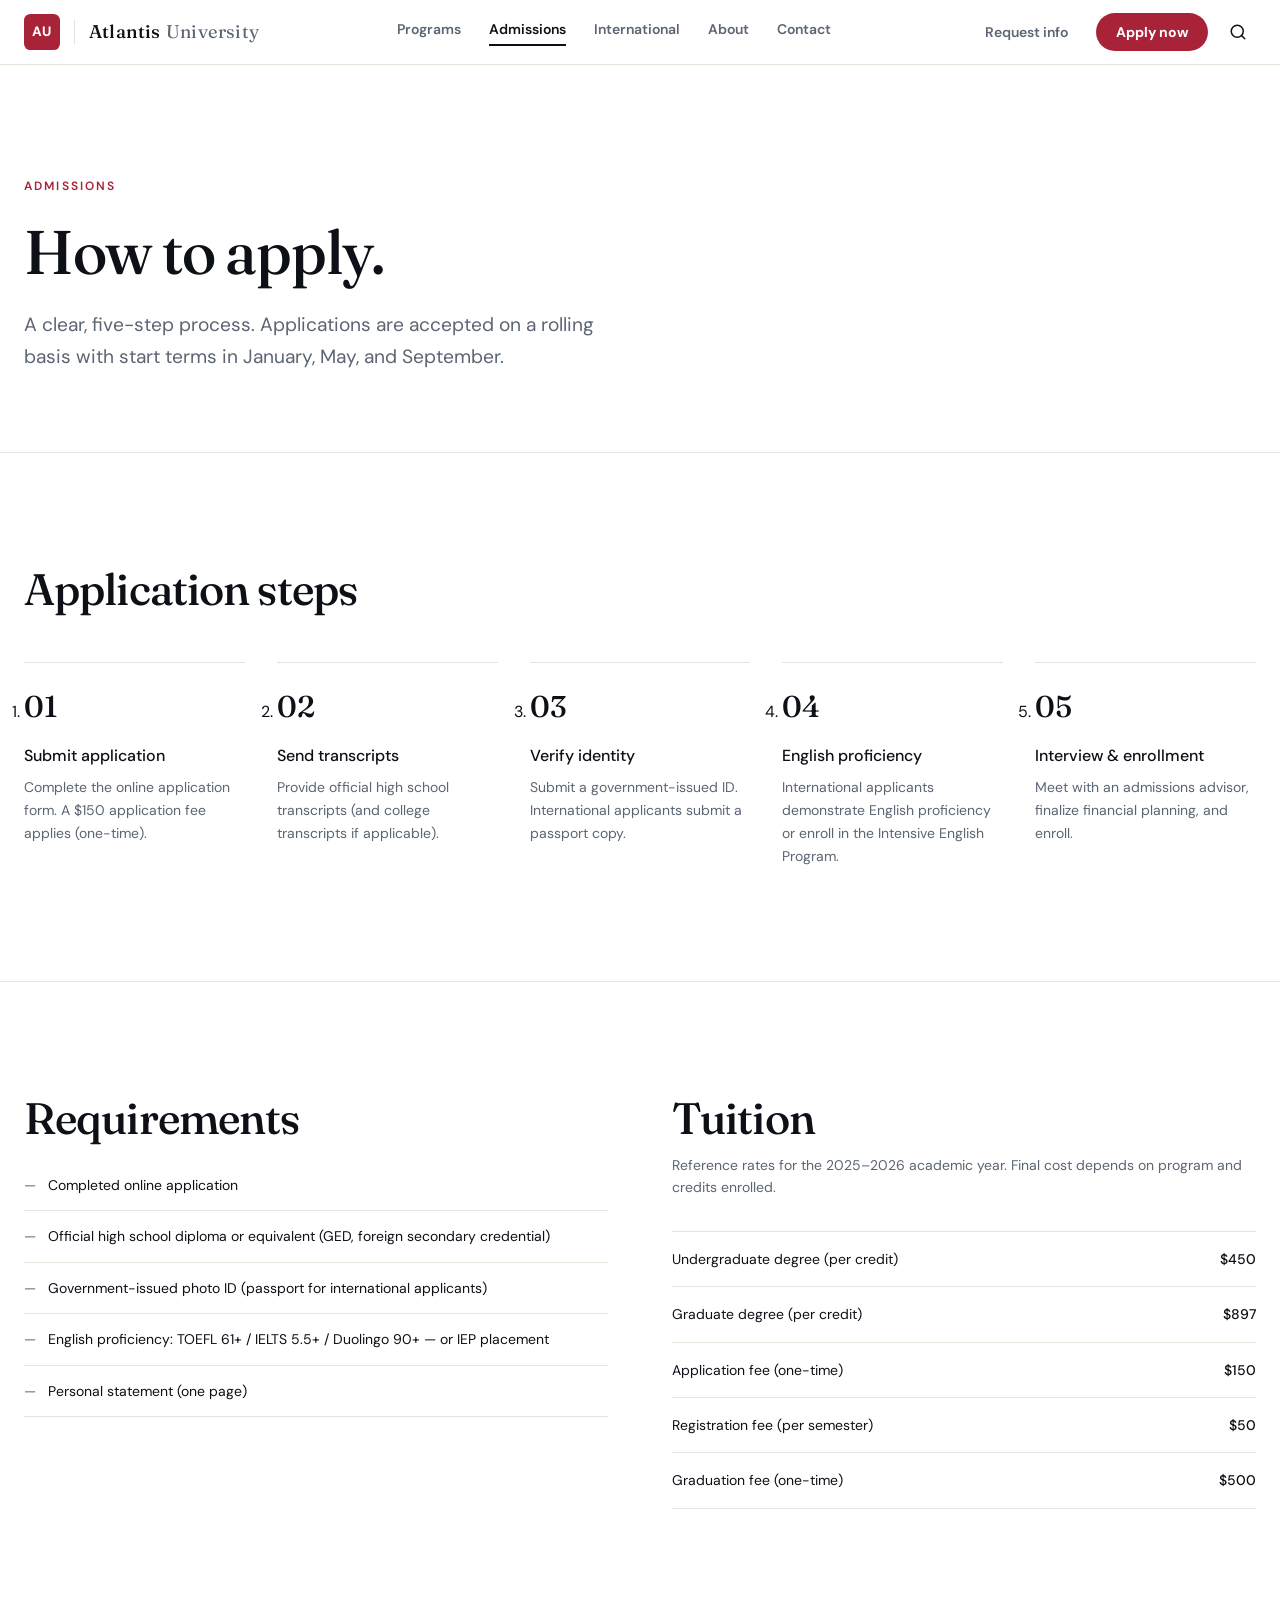
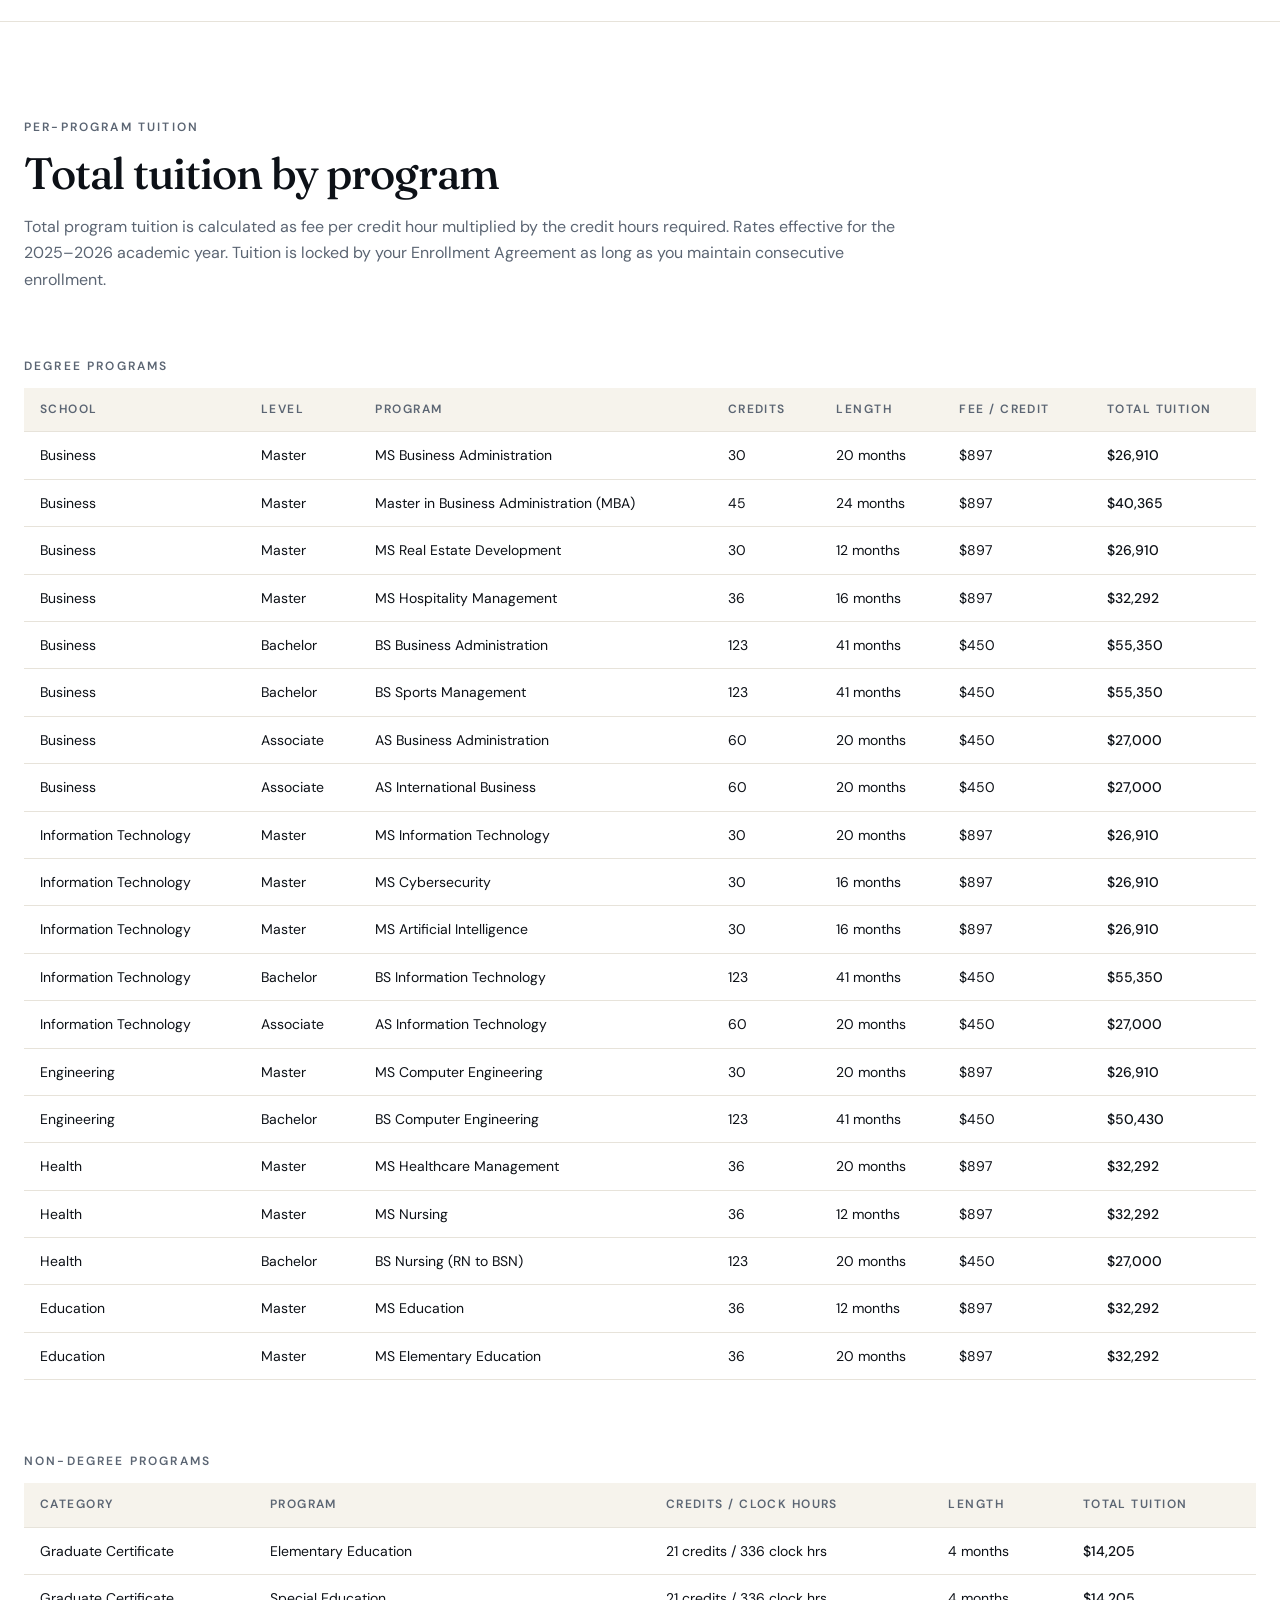
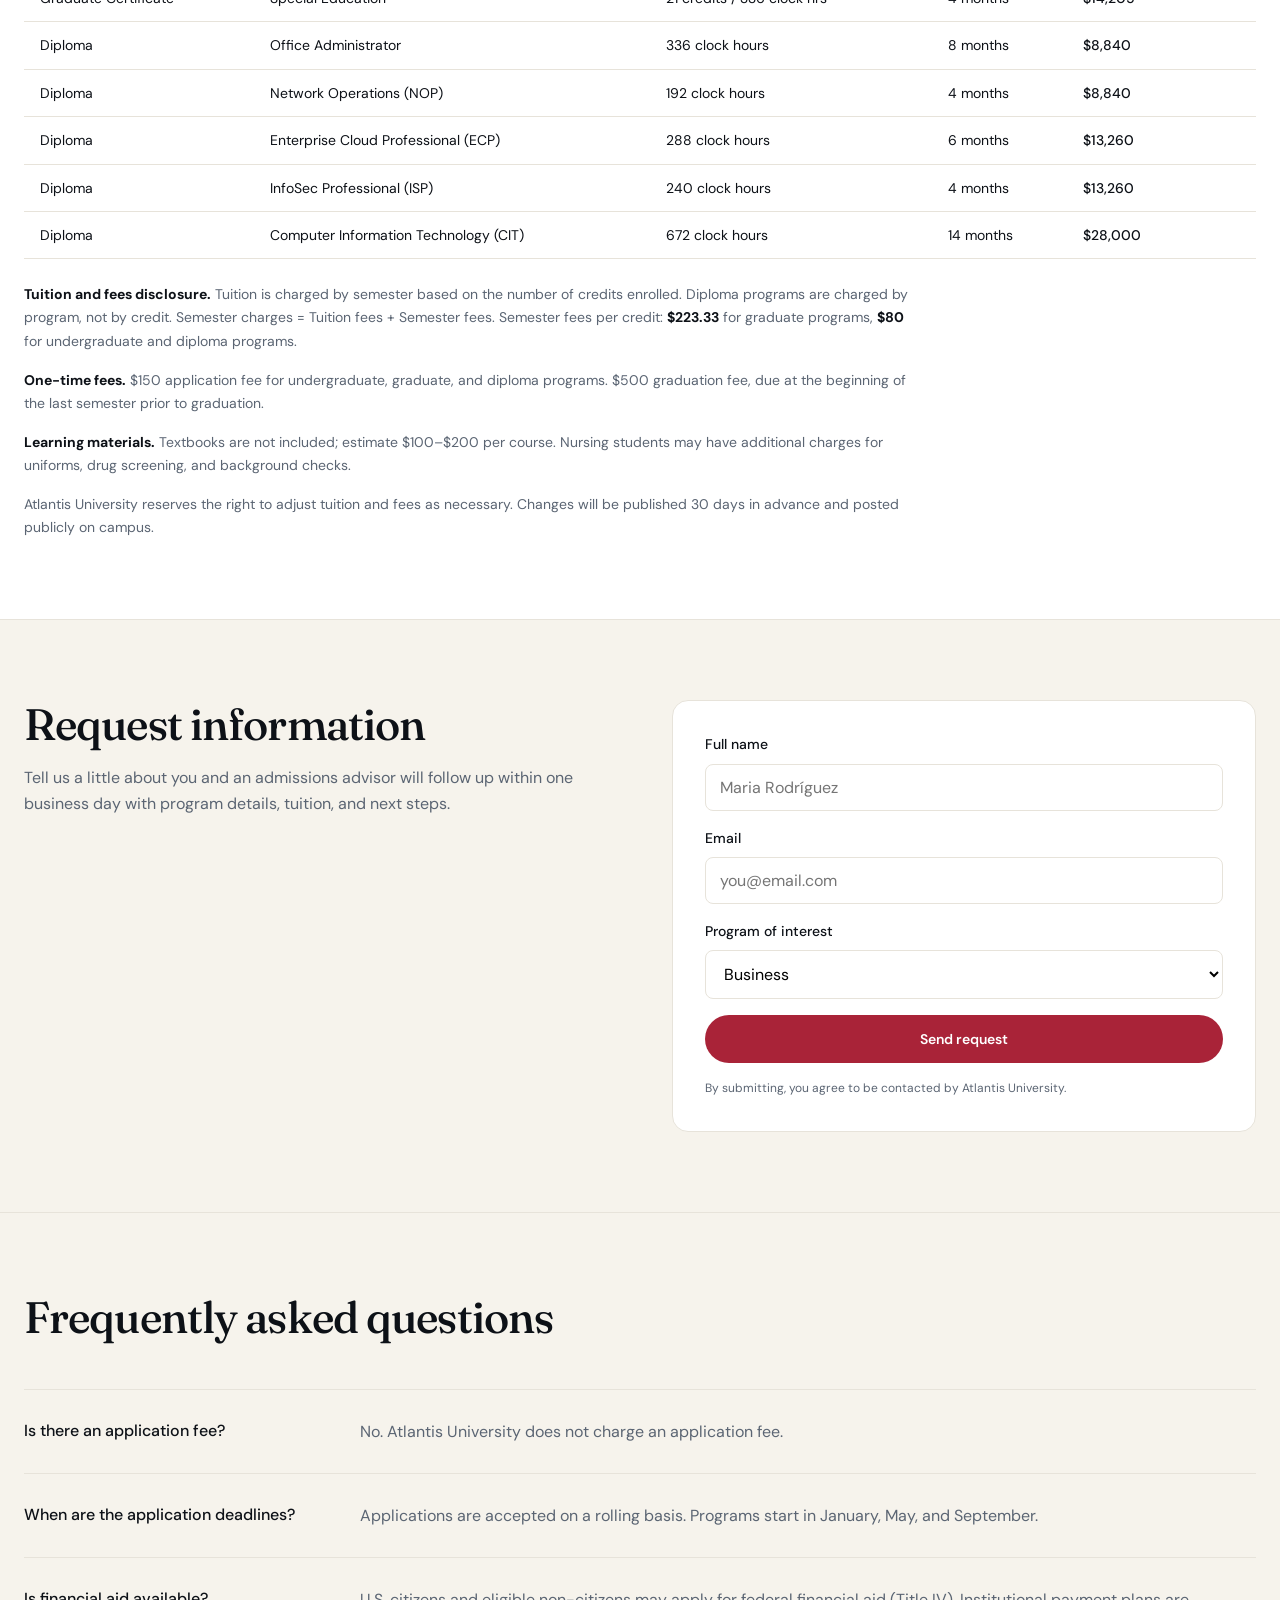
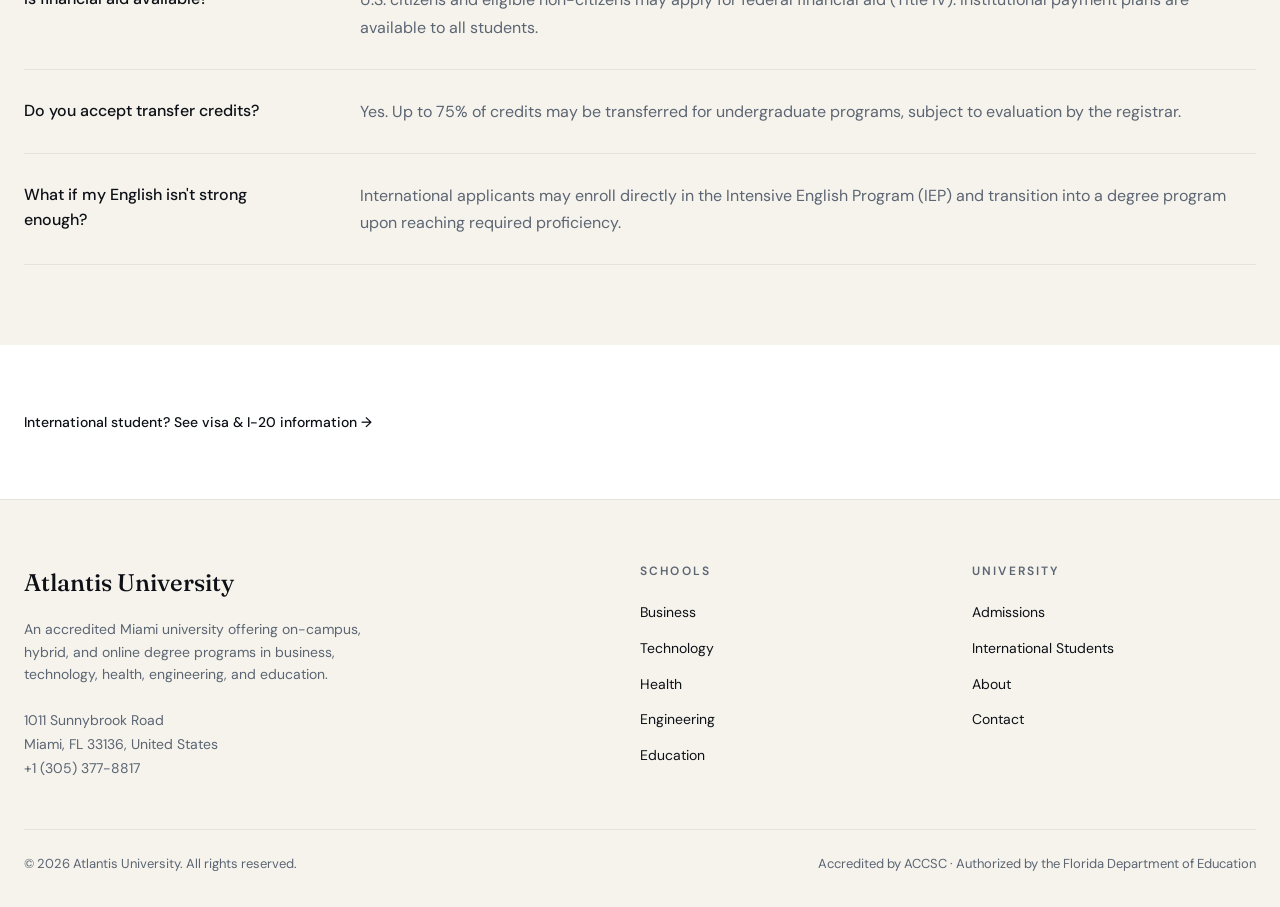
<file: admissions.html>
<!DOCTYPE html>
<html lang="en">
<head>
  <meta charset="UTF-8" />
  <meta name="viewport" content="width=device-width, initial-scale=1.0" />
  <meta name="robots" content="index, follow" />

  <title>Admissions — Atlantis University Miami</title>
  <meta name="description" content="How to apply to Atlantis University: 5-step admissions process, requirements, tuition rates, and next steps for U.S. and international students. Rolling admissions with start terms in January, May, and September. $150 application fee." />
  <link rel="canonical" href="https://atlantisuniversity.edu/admissions" />

  <meta property="og:type" content="website" />
  <meta property="og:url" content="https://atlantisuniversity.edu/admissions" />
  <meta property="og:title" content="Admissions — Atlantis University" />
  <meta property="og:description" content="Apply to Atlantis University in Miami. Clear 5-step process, requirements, and tuition." />
  <meta name="twitter:card" content="summary_large_image" />
  <meta name="twitter:title" content="Admissions — Atlantis University" />
  <meta name="twitter:description" content="Apply to Atlantis University in Miami. Clear 5-step process, requirements, and tuition." />

  <!-- Breadcrumb -->
  <script type="application/ld+json">
  {
    "@context": "https://schema.org",
    "@type": "BreadcrumbList",
    "itemListElement": [
      { "@type": "ListItem", "position": 1, "name": "Home", "item": "https://atlantisuniversity.edu/" },
      { "@type": "ListItem", "position": 2, "name": "Admissions", "item": "https://atlantisuniversity.edu/admissions" }
    ]
  }
  </script>

  <!-- HowTo schema for application steps -->
  <script type="application/ld+json">
  {
    "@context": "https://schema.org",
    "@type": "HowTo",
    "name": "How to apply to Atlantis University",
    "description": "Five-step admissions process to apply to a degree or certificate program at Atlantis University in Miami, Florida.",
    "totalTime": "P14D",
    "step": [
      { "@type": "HowToStep", "position": 1, "name": "Submit application", "text": "Complete the online application form. A $150 application fee applies (one-time)." },
      { "@type": "HowToStep", "position": 2, "name": "Send transcripts", "text": "Provide official high school transcripts (and college transcripts if applicable)." },
      { "@type": "HowToStep", "position": 3, "name": "Verify identity", "text": "Submit a government-issued ID. International applicants submit a passport copy." },
      { "@type": "HowToStep", "position": 4, "name": "English proficiency", "text": "International applicants demonstrate English proficiency or enroll in the Intensive English Program." },
      { "@type": "HowToStep", "position": 5, "name": "Interview & enrollment", "text": "Meet with an admissions advisor, finalize financial planning, and enroll." }
    ]
  }
  </script>

  <!-- FAQ -->
  <script type="application/ld+json">
  {
    "@context": "https://schema.org",
    "@type": "FAQPage",
    "mainEntity": [
      { "@type": "Question", "name": "Is there an application fee?", "acceptedAnswer": { "@type": "Answer", "text": "No. Atlantis University does not charge an application fee." } },
      { "@type": "Question", "name": "When are the application deadlines?", "acceptedAnswer": { "@type": "Answer", "text": "Applications are accepted on a rolling basis. Programs start in January, May, and September." } },
      { "@type": "Question", "name": "Is financial aid available?", "acceptedAnswer": { "@type": "Answer", "text": "U.S. citizens and eligible non-citizens may apply for federal financial aid (Title IV). Institutional payment plans are available to all students." } },
      { "@type": "Question", "name": "Do you accept transfer credits?", "acceptedAnswer": { "@type": "Answer", "text": "Yes. Up to 75% of credits may be transferred for undergraduate programs, subject to evaluation by the registrar." } },
      { "@type": "Question", "name": "What if my English isn't strong enough?", "acceptedAnswer": { "@type": "Answer", "text": "International applicants may enroll directly in the Intensive English Program (IEP) and transition into a degree program upon reaching required proficiency." } }
    ]
  }
  </script>

  <link rel="preconnect" href="https://fonts.googleapis.com" />
  <link rel="preconnect" href="https://fonts.gstatic.com" crossorigin />
  <link href="https://fonts.googleapis.com/css2?family=DM+Sans:opsz,wght@9..40,400;9..40,500;9..40,600;9..40,700&family=Fraunces:opsz,wght@9..144,400;9..144,500;9..144,600&display=swap" rel="stylesheet" />
  <link rel="stylesheet" href="assets/shared.css?v=6" />

  <style>
    .steps {
      display: grid; gap: 2rem; margin-top: 3rem;
    }
    @media (min-width: 640px) { .steps { grid-template-columns: repeat(2, 1fr); } }
    @media (min-width: 1024px) { .steps { grid-template-columns: repeat(5, 1fr); } }
    .step { border-top: 1px solid var(--color-border); padding-top: 1.25rem; }
    .step__num { font-family: var(--font-display); font-size: 1.875rem; font-weight: 500; }
    .step__title { margin-top: 0.75rem; font-family: var(--font-sans); font-size: var(--fs-body); font-weight: 500; }
    .step__desc { margin-top: 0.5rem; font-size: var(--fs-small); color: var(--color-muted-foreground); line-height: 1.65; }

    .reqtuition { display: grid; gap: 3rem; }
    @media (min-width: 768px) { .reqtuition { grid-template-columns: repeat(2, 1fr); gap: 4rem; } }
    .reqlist { margin-top: 2rem; display: flex; flex-direction: column; }
    .reqlist li {
      display: flex; gap: 0.75rem;
      padding-bottom: 0.875rem; padding-top: 0.875rem;
      border-bottom: 1px solid var(--color-border);
      font-size: var(--fs-small);
    }
    .reqlist li:first-child { padding-top: 0; }
    .reqlist .em { color: var(--color-muted-foreground); flex-shrink: 0; }

    .tuition-table {
      margin-top: 2rem;
      border-top: 1px solid var(--color-border);
      border-bottom: 1px solid var(--color-border);
    }
    .tuition-table li {
      display: flex; justify-content: space-between; gap: 1.5rem;
      padding: 1rem 0;
      border-bottom: 1px solid var(--color-border);
      font-size: var(--fs-small);
    }
    .tuition-table li:last-child { border-bottom: 0; }
    .tuition-table .price { font-weight: 500; font-variant-numeric: tabular-nums; }
    .tuition-note { margin-top: 0.75rem; font-size: var(--fs-small); color: var(--color-muted-foreground); }

    .programs-tuition-section { padding: 5rem 0; border-bottom: 1px solid var(--color-border); }
    .programs-tuition__intro { max-width: 56rem; margin-bottom: 2.5rem; }
    .programs-tuition__intro h2 { margin-top: 0.75rem; }
    .programs-tuition__intro p { margin-top: 1rem; color: var(--color-muted-foreground); line-height: 1.65; }
    .programs-tuition-table { width: 100%; border-collapse: collapse; font-size: var(--fs-small); }
    .programs-tuition-table caption { text-align: left; font-family: var(--font-sans); font-weight: 600; text-transform: uppercase; letter-spacing: 0.18em; font-size: var(--fs-eyebrow); color: var(--color-muted-foreground); padding: 1.5rem 0 0.75rem; }
    .programs-tuition-table th, .programs-tuition-table td { padding: 0.75rem 1rem; text-align: left; border-bottom: 1px solid var(--color-border); vertical-align: top; }
    .programs-tuition-table th { font-family: var(--font-sans); font-weight: 600; font-size: var(--fs-eyebrow); text-transform: uppercase; letter-spacing: 0.12em; color: var(--color-muted-foreground); background: var(--color-sand); }
    .programs-tuition-table td.price, .programs-tuition-table td.num { font-variant-numeric: tabular-nums; white-space: nowrap; }
    .programs-tuition-table td.total { font-weight: 500; }
    .programs-tuition-table tbody tr:hover { background: var(--color-sand); }
    .programs-tuition-disclosure { margin-top: 1.5rem; font-size: var(--fs-small); color: var(--color-muted-foreground); line-height: 1.65; max-width: 56rem; }
    .programs-tuition-disclosure strong { color: var(--color-foreground); }

    .request-section {
      background: var(--color-sand); padding: 5rem 0; border-bottom: 1px solid var(--color-border);
    }
    .request-grid { display: grid; gap: 2.5rem; }
    @media (min-width: 768px) { .request-grid { grid-template-columns: repeat(2, 1fr); gap: 4rem; } }
    .request-form {
      display: grid; gap: 1rem;
      background: var(--color-background);
      border: 1px solid var(--color-border); border-radius: 1rem; padding: 2rem;
    }
    .form-field { display: grid; gap: 0.5rem; }
    .form-field label { font-size: var(--fs-small); font-weight: 500; }
    .form-field input, .form-field select {
      font-family: var(--font-sans); font-size: var(--fs-body);
      padding: 0.75rem 0.875rem;
      border: 1px solid var(--color-border); border-radius: 0.5rem;
      background: var(--color-background);
    }
    .form-field input:focus, .form-field select:focus {
      outline: 2px solid var(--color-foreground); outline-offset: -1px; border-color: var(--color-foreground);
    }
    .form-disclaimer { font-size: 0.75rem; color: var(--color-muted-foreground); }
  </style>
</head>

<body>
  <!-- SITE HEADER -->
  <div class="utility-bar" role="complementary" aria-label="Utility menu"><div class="container utility-bar__inner"><a href="#" class="utility-bar__link">Online Campus</a><a href="#" class="utility-bar__link">Student Portal</a><a href="admissions.html#request-info" class="utility-bar__link">Request Info</a><a href="#" class="utility-bar__link">Help Desk</a><span class="utility-bar__lang">EN · ES</span></div></div><header class="site-header" role="banner">
    <div class="container site-header__inner">
      <a href="index.html" class="site-header__brand" aria-label="Atlantis University home"><span class="site-header__mark" aria-hidden="true">AU</span><span class="site-header__brand-divider" aria-hidden="true"></span><span class="site-header__wordmark">Atlantis<em>University</em></span></a>
      <nav class="site-header__nav" aria-label="Primary">
        <a href="programs.html">Programs</a>
        <a href="admissions.html" aria-current="page">Admissions</a>
        <a href="international.html">International</a>
        <a href="about.html">About</a>
        <a href="contact.html">Contact</a>
      </nav>
      <div class="site-header__actions">
        <a href="admissions.html#request-info" class="site-header__request">Request info</a>
        <a href="admissions.html#apply" class="site-header__apply">Apply now</a>
        <button type="button" class="site-header__search" aria-label="Open search"><svg width="18" height="18" viewBox="0 0 24 24" fill="none" stroke="currentColor" stroke-width="2" stroke-linecap="round" stroke-linejoin="round" aria-hidden="true"><circle cx="11" cy="11" r="8" /><path d="m21 21-4.3-4.3" /></svg></button>
      </div>
    </div>
  </header>

  <main>
    <!-- HERO -->
    <section class="page-hero" aria-labelledby="adm-title">
      <div class="container">
        <p class="eyebrow page-hero__eyebrow">Admissions</p>
        <h1 id="adm-title" class="page-hero__title">How to apply.</h1>
        <p class="page-hero__lead">A clear, five-step process. Applications are accepted on a rolling basis with start terms in January, May, and September.</p>
      </div>
    </section>

    <!-- STEPS -->
    <section id="apply" class="section" aria-labelledby="steps-heading" style="scroll-margin-top: 5rem;">
      <div class="container">
        <h2 id="steps-heading">Application steps</h2>
        <ol class="steps">
          <li class="step"><div class="step__num">01</div><div class="step__title">Submit application</div><p class="step__desc">Complete the online application form. A $150 application fee applies (one-time).</p></li>
          <li class="step"><div class="step__num">02</div><div class="step__title">Send transcripts</div><p class="step__desc">Provide official high school transcripts (and college transcripts if applicable).</p></li>
          <li class="step"><div class="step__num">03</div><div class="step__title">Verify identity</div><p class="step__desc">Submit a government-issued ID. International applicants submit a passport copy.</p></li>
          <li class="step"><div class="step__num">04</div><div class="step__title">English proficiency</div><p class="step__desc">International applicants demonstrate English proficiency or enroll in the Intensive English Program.</p></li>
          <li class="step"><div class="step__num">05</div><div class="step__title">Interview &amp; enrollment</div><p class="step__desc">Meet with an admissions advisor, finalize financial planning, and enroll.</p></li>
        </ol>
      </div>
    </section>

    <!-- REQUIREMENTS + TUITION -->
    <section class="section" aria-label="Requirements and tuition">
      <div class="container reqtuition">
        <div>
          <h2>Requirements</h2>
          <ul class="reqlist">
            <li><span class="em">—</span><span>Completed online application</span></li>
            <li><span class="em">—</span><span>Official high school diploma or equivalent (GED, foreign secondary credential)</span></li>
            <li><span class="em">—</span><span>Government-issued photo ID (passport for international applicants)</span></li>
            <li><span class="em">—</span><span>English proficiency: TOEFL 61+ / IELTS 5.5+ / Duolingo 90+ — or IEP placement</span></li>
            <li><span class="em">—</span><span>Personal statement (one page)</span></li>
          </ul>
        </div>
        <div>
          <h2>Tuition</h2>
          <p class="tuition-note">Reference rates for the 2025–2026 academic year. Final cost depends on program and credits enrolled.</p>
          <ul class="tuition-table">
            <li><span>Undergraduate degree (per credit)</span><span class="price">$450</span></li>
            <li><span>Graduate degree (per credit)</span><span class="price">$897</span></li>
            <li><span>Application fee (one-time)</span><span class="price">$150</span></li>
            <li><span>Registration fee (per semester)</span><span class="price">$50</span></li>
            <li><span>Graduation fee (one-time)</span><span class="price">$500</span></li>
          </ul>
        </div>
      </div>
    </section>

    <!-- PROGRAM-LEVEL TUITION TABLE -->
    <section class="programs-tuition-section" aria-labelledby="programs-tuition-heading">
      <div class="container">
        <div class="programs-tuition__intro">
          <p class="eyebrow">Per-program tuition</p>
          <h2 id="programs-tuition-heading">Total tuition by program</h2>
          <p>Total program tuition is calculated as fee per credit hour multiplied by the credit hours required. Rates effective for the 2025–2026 academic year. Tuition is locked by your Enrollment Agreement as long as you maintain consecutive enrollment.</p>
        </div>

        <table class="programs-tuition-table">
          <caption>Degree programs</caption>
          <thead>
            <tr>
              <th scope="col">School</th>
              <th scope="col">Level</th>
              <th scope="col">Program</th>
              <th scope="col">Credits</th>
              <th scope="col">Length</th>
              <th scope="col">Fee / credit</th>
              <th scope="col">Total tuition</th>
            </tr>
          </thead>
          <tbody>
            <tr><td>Business</td><td>Master</td><td>MS Business Administration</td><td class="num">30</td><td class="num">20 months</td><td class="price">$897</td><td class="price total">$26,910</td></tr>
            <tr><td>Business</td><td>Master</td><td>Master in Business Administration (MBA)</td><td class="num">45</td><td class="num">24 months</td><td class="price">$897</td><td class="price total">$40,365</td></tr>
            <tr><td>Business</td><td>Master</td><td>MS Real Estate Development</td><td class="num">30</td><td class="num">12 months</td><td class="price">$897</td><td class="price total">$26,910</td></tr>
            <tr><td>Business</td><td>Master</td><td>MS Hospitality Management</td><td class="num">36</td><td class="num">16 months</td><td class="price">$897</td><td class="price total">$32,292</td></tr>
            <tr><td>Business</td><td>Bachelor</td><td>BS Business Administration</td><td class="num">123</td><td class="num">41 months</td><td class="price">$450</td><td class="price total">$55,350</td></tr>
            <tr><td>Business</td><td>Bachelor</td><td>BS Sports Management</td><td class="num">123</td><td class="num">41 months</td><td class="price">$450</td><td class="price total">$55,350</td></tr>
            <tr><td>Business</td><td>Associate</td><td>AS Business Administration</td><td class="num">60</td><td class="num">20 months</td><td class="price">$450</td><td class="price total">$27,000</td></tr>
            <tr><td>Business</td><td>Associate</td><td>AS International Business</td><td class="num">60</td><td class="num">20 months</td><td class="price">$450</td><td class="price total">$27,000</td></tr>

            <tr><td>Information Technology</td><td>Master</td><td>MS Information Technology</td><td class="num">30</td><td class="num">20 months</td><td class="price">$897</td><td class="price total">$26,910</td></tr>
            <tr><td>Information Technology</td><td>Master</td><td>MS Cybersecurity</td><td class="num">30</td><td class="num">16 months</td><td class="price">$897</td><td class="price total">$26,910</td></tr>
            <tr><td>Information Technology</td><td>Master</td><td>MS Artificial Intelligence</td><td class="num">30</td><td class="num">16 months</td><td class="price">$897</td><td class="price total">$26,910</td></tr>
            <tr><td>Information Technology</td><td>Bachelor</td><td>BS Information Technology</td><td class="num">123</td><td class="num">41 months</td><td class="price">$450</td><td class="price total">$55,350</td></tr>
            <tr><td>Information Technology</td><td>Associate</td><td>AS Information Technology</td><td class="num">60</td><td class="num">20 months</td><td class="price">$450</td><td class="price total">$27,000</td></tr>

            <tr><td>Engineering</td><td>Master</td><td>MS Computer Engineering</td><td class="num">30</td><td class="num">20 months</td><td class="price">$897</td><td class="price total">$26,910</td></tr>
            <tr><td>Engineering</td><td>Bachelor</td><td>BS Computer Engineering</td><td class="num">123</td><td class="num">41 months</td><td class="price">$450</td><td class="price total">$50,430</td></tr>

            <tr><td>Health</td><td>Master</td><td>MS Healthcare Management</td><td class="num">36</td><td class="num">20 months</td><td class="price">$897</td><td class="price total">$32,292</td></tr>
            <tr><td>Health</td><td>Master</td><td>MS Nursing</td><td class="num">36</td><td class="num">12 months</td><td class="price">$897</td><td class="price total">$32,292</td></tr>
            <tr><td>Health</td><td>Bachelor</td><td>BS Nursing (RN to BSN)</td><td class="num">123</td><td class="num">20 months</td><td class="price">$450</td><td class="price total">$27,000</td></tr>

            <tr><td>Education</td><td>Master</td><td>MS Education</td><td class="num">36</td><td class="num">12 months</td><td class="price">$897</td><td class="price total">$32,292</td></tr>
            <tr><td>Education</td><td>Master</td><td>MS Elementary Education</td><td class="num">36</td><td class="num">20 months</td><td class="price">$897</td><td class="price total">$32,292</td></tr>
          </tbody>
        </table>

        <table class="programs-tuition-table" style="margin-top: 3rem;">
          <caption>Non-degree programs</caption>
          <thead>
            <tr>
              <th scope="col">Category</th>
              <th scope="col">Program</th>
              <th scope="col">Credits / Clock hours</th>
              <th scope="col">Length</th>
              <th scope="col">Total tuition</th>
            </tr>
          </thead>
          <tbody>
            <tr><td>Graduate Certificate</td><td>Elementary Education</td><td class="num">21 credits / 336 clock hrs</td><td class="num">4 months</td><td class="price total">$14,205</td></tr>
            <tr><td>Graduate Certificate</td><td>Special Education</td><td class="num">21 credits / 336 clock hrs</td><td class="num">4 months</td><td class="price total">$14,205</td></tr>
            <tr><td>Diploma</td><td>Office Administrator</td><td class="num">336 clock hours</td><td class="num">8 months</td><td class="price total">$8,840</td></tr>
            <tr><td>Diploma</td><td>Network Operations (NOP)</td><td class="num">192 clock hours</td><td class="num">4 months</td><td class="price total">$8,840</td></tr>
            <tr><td>Diploma</td><td>Enterprise Cloud Professional (ECP)</td><td class="num">288 clock hours</td><td class="num">6 months</td><td class="price total">$13,260</td></tr>
            <tr><td>Diploma</td><td>InfoSec Professional (ISP)</td><td class="num">240 clock hours</td><td class="num">4 months</td><td class="price total">$13,260</td></tr>
            <tr><td>Diploma</td><td>Computer Information Technology (CIT)</td><td class="num">672 clock hours</td><td class="num">14 months</td><td class="price total">$28,000</td></tr>
          </tbody>
        </table>

        <div class="programs-tuition-disclosure">
          <p><strong>Tuition and fees disclosure.</strong> Tuition is charged by semester based on the number of credits enrolled. Diploma programs are charged by program, not by credit. Semester charges = Tuition fees + Semester fees. Semester fees per credit: <strong>$223.33</strong> for graduate programs, <strong>$80</strong> for undergraduate and diploma programs.</p>
          <p style="margin-top: 1rem;"><strong>One-time fees.</strong> $150 application fee for undergraduate, graduate, and diploma programs. $500 graduation fee, due at the beginning of the last semester prior to graduation.</p>
          <p style="margin-top: 1rem;"><strong>Learning materials.</strong> Textbooks are not included; estimate $100–$200 per course. Nursing students may have additional charges for uniforms, drug screening, and background checks.</p>
          <p style="margin-top: 1rem;">Atlantis University reserves the right to adjust tuition and fees as necessary. Changes will be published 30 days in advance and posted publicly on campus.</p>
        </div>
      </div>
    </section>

    <!-- REQUEST INFO + FORM -->
    <section id="request-info" class="request-section" aria-labelledby="reqinfo-heading" style="scroll-margin-top: 5rem;">
      <div class="container request-grid">
        <div>
          <h2 id="reqinfo-heading">Request information</h2>
          <p style="margin-top: 1rem; color: var(--color-muted-foreground); line-height: 1.65;">Tell us a little about you and an admissions advisor will follow up within one business day with program details, tuition, and next steps.</p>
        </div>
        <form class="request-form" novalidate>
          <div class="form-field">
            <label for="rf-name">Full name</label>
            <input id="rf-name" name="name" type="text" placeholder="Maria Rodríguez" autocomplete="name" />
          </div>
          <div class="form-field">
            <label for="rf-email">Email</label>
            <input id="rf-email" name="email" type="email" placeholder="you@email.com" autocomplete="email" />
          </div>
          <div class="form-field">
            <label for="rf-program">Program of interest</label>
            <select id="rf-program" name="program">
              <option>Business</option>
              <option>Technology</option>
              <option>Health</option>
              <option>Engineering</option>
              <option>Education</option>
              <option>Languages</option>
            </select>
          </div>
          <button type="button" class="btn btn--primary" style="justify-content: center;">Send request</button>
          <p class="form-disclaimer">By submitting, you agree to be contacted by Atlantis University.</p>
        </form>
      </div>
    </section>

    <!-- FAQ -->
    <section class="faq" aria-labelledby="adm-faq-heading">
      <div class="container">
        <h2 id="adm-faq-heading">Frequently asked questions</h2>
        <div class="faq__list">
          <div class="faq__item"><p class="faq__q">Is there an application fee?</p><p class="faq__a">No. Atlantis University does not charge an application fee.</p></div>
          <div class="faq__item"><p class="faq__q">When are the application deadlines?</p><p class="faq__a">Applications are accepted on a rolling basis. Programs start in January, May, and September.</p></div>
          <div class="faq__item"><p class="faq__q">Is financial aid available?</p><p class="faq__a">U.S. citizens and eligible non-citizens may apply for federal financial aid (Title IV). Institutional payment plans are available to all students.</p></div>
          <div class="faq__item"><p class="faq__q">Do you accept transfer credits?</p><p class="faq__a">Yes. Up to 75% of credits may be transferred for undergraduate programs, subject to evaluation by the registrar.</p></div>
          <div class="faq__item"><p class="faq__q">What if my English isn't strong enough?</p><p class="faq__a">International applicants may enroll directly in the Intensive English Program (IEP) and transition into a degree program upon reaching required proficiency.</p></div>
        </div>
      </div>
    </section>

    <section class="section section--no-border" style="padding: 4rem 0;">
      <div class="container">
        <a href="international.html" class="card__link" style="font-weight: 500;">International student? See visa &amp; I-20 information →</a>
      </div>
    </section>
  </main>

  <!-- SITE FOOTER -->
  <footer class="site-footer" role="contentinfo">
    <div class="container">
      <div class="site-footer__grid">
        <div><p class="site-footer__brand">Atlantis University</p><p class="site-footer__about">An accredited Miami university offering on-campus, hybrid, and online degree programs in business, technology, health, engineering, and education.</p><address class="site-footer__address">1011 Sunnybrook Road<br />Miami, FL 33136, United States<br />+1 (305) 377-8817</address></div>
        <div class="site-footer__col"><h4>Schools</h4><ul><li><a href="schools-business.html">Business</a></li><li><a href="schools-technology.html">Technology</a></li><li><a href="schools-health.html">Health</a></li><li><a href="schools-engineering.html">Engineering</a></li><li><a href="schools-education.html">Education</a></li></ul></div>
        <div class="site-footer__col"><h4>University</h4><ul><li><a href="admissions.html">Admissions</a></li><li><a href="international.html">International Students</a></li><li><a href="about.html">About</a></li><li><a href="contact.html">Contact</a></li></ul></div>
      </div>
      <div class="site-footer__bottom"><p>© 2026 Atlantis University. All rights reserved.</p><p>Accredited by ACCSC · Authorized by the Florida Department of Education</p></div>
    </div>
  </footer>
</body>
</html>
</file>
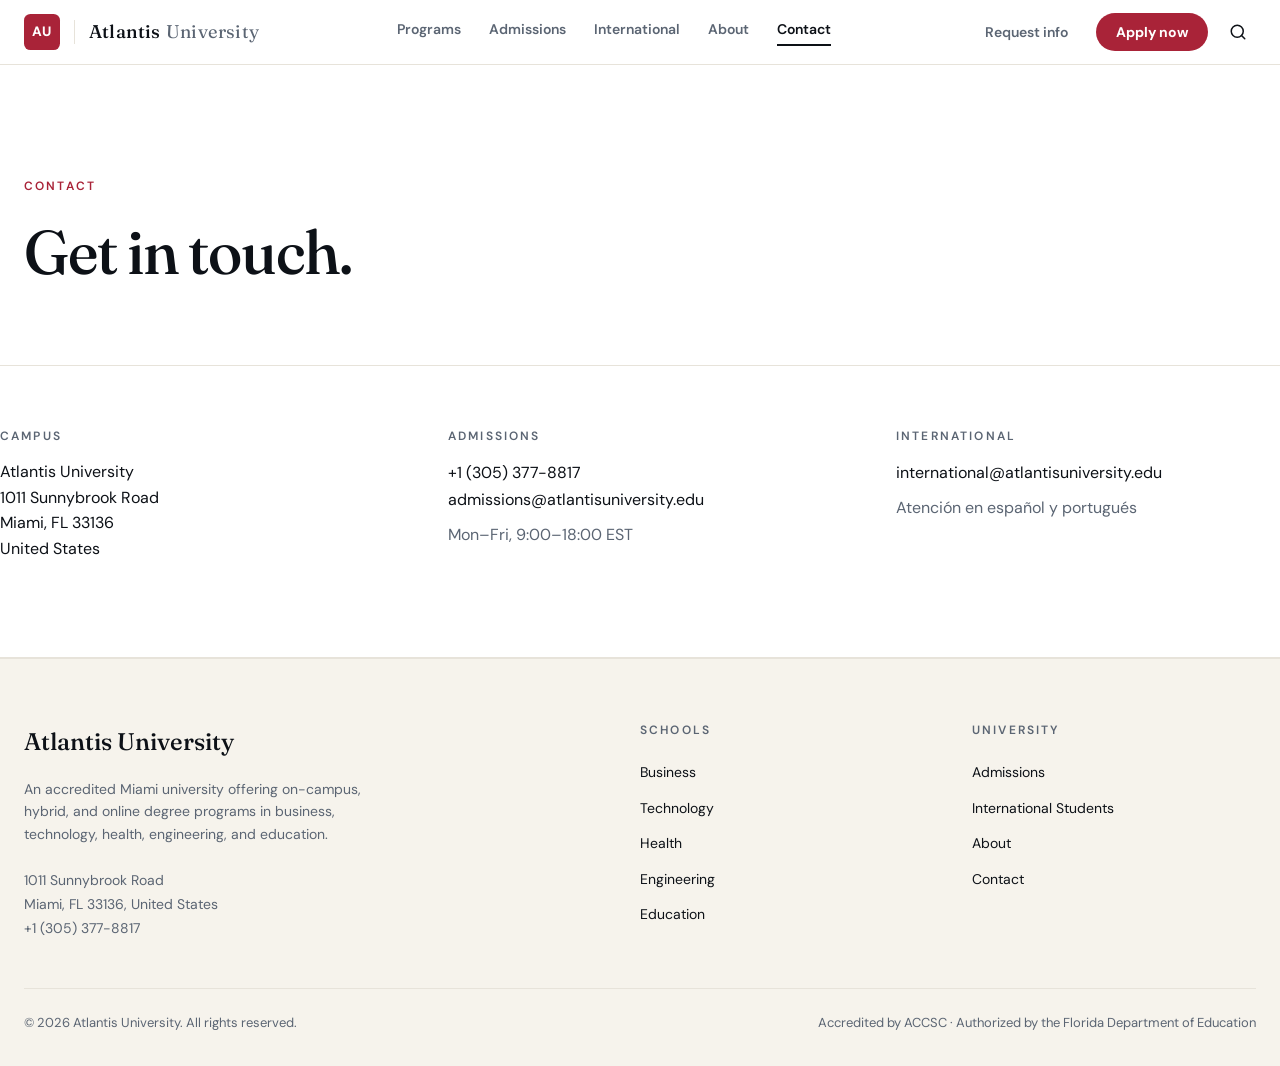
<file: contact.html>
<!DOCTYPE html>
<html lang="en">
<head>
  <meta charset="UTF-8" />
  <meta name="viewport" content="width=device-width, initial-scale=1.0" />
  <meta name="robots" content="index, follow" />

  <title>Contact — Atlantis University Miami</title>
  <meta name="description" content="Contact Atlantis University in Miami. Admissions: +1 (305) 377-8817, admissions@atlantisuniversity.edu, Mon-Fri 9:00-18:00 EST. International support in English, Spanish, and Portuguese." />
  <link rel="canonical" href="https://atlantisuniversity.edu/contact" />

  <meta property="og:type" content="website" />
  <meta property="og:url" content="https://atlantisuniversity.edu/contact" />
  <meta property="og:title" content="Contact — Atlantis University" />
  <meta property="og:description" content="Get in touch with admissions and international support at Atlantis University Miami." />
  <meta name="twitter:card" content="summary_large_image" />
  <meta name="twitter:title" content="Contact — Atlantis University" />
  <meta name="twitter:description" content="Get in touch with admissions and international support at Atlantis University Miami." />

  <script type="application/ld+json">
  {
    "@context": "https://schema.org",
    "@type": "ContactPage",
    "name": "Contact Atlantis University",
    "url": "https://atlantisuniversity.edu/contact",
    "mainEntity": {
      "@id": "https://atlantisuniversity.edu/#organization"
    }
  }
  </script>

  <script type="application/ld+json">
  {
    "@context": "https://schema.org",
    "@type": "BreadcrumbList",
    "itemListElement": [
      { "@type": "ListItem", "position": 1, "name": "Home", "item": "https://atlantisuniversity.edu/" },
      { "@type": "ListItem", "position": 2, "name": "Contact", "item": "https://atlantisuniversity.edu/contact" }
    ]
  }
  </script>

  <link rel="preconnect" href="https://fonts.googleapis.com" />
  <link rel="preconnect" href="https://fonts.gstatic.com" crossorigin />
  <link href="https://fonts.googleapis.com/css2?family=DM+Sans:opsz,wght@9..40,400;9..40,500;9..40,600;9..40,700&family=Fraunces:opsz,wght@9..144,400;9..144,500;9..144,600&display=swap" rel="stylesheet" />
  <link rel="stylesheet" href="assets/shared.css?v=6" />

  <style>
    .contact-grid { display: grid; gap: 3rem; padding: 4rem 0 6rem; border-bottom: 1px solid var(--color-border); }
    @media (min-width: 768px) { .contact-grid { grid-template-columns: repeat(3, 1fr); gap: 4rem; } }
    .contact-col h2 {
      font-family: var(--font-sans); font-size: var(--fs-eyebrow); font-weight: 600;
      text-transform: uppercase; letter-spacing: 0.18em;
      color: var(--color-muted-foreground); margin-bottom: 1rem;
    }
    .contact-col p, .contact-col a { font-size: var(--fs-body); line-height: 1.7; }
    .contact-col a { display: block; }
    .contact-col a:hover { text-decoration: underline; text-underline-offset: 4px; }
    .contact-col__hours { margin-top: 0.5rem; font-size: var(--fs-small); color: var(--color-muted-foreground); }
    .contact-col__lang { margin-top: 0.5rem; font-size: var(--fs-small); color: var(--color-muted-foreground); }
  </style>
</head>

<body>
  <div class="utility-bar" role="complementary" aria-label="Utility menu"><div class="container utility-bar__inner"><a href="#" class="utility-bar__link">Online Campus</a><a href="#" class="utility-bar__link">Student Portal</a><a href="admissions.html#request-info" class="utility-bar__link">Request Info</a><a href="#" class="utility-bar__link">Help Desk</a><span class="utility-bar__lang">EN · ES</span></div></div><header class="site-header" role="banner">
    <div class="container site-header__inner">
      <a href="index.html" class="site-header__brand" aria-label="Atlantis University home"><span class="site-header__mark" aria-hidden="true">AU</span><span class="site-header__brand-divider" aria-hidden="true"></span><span class="site-header__wordmark">Atlantis<em>University</em></span></a>
      <nav class="site-header__nav" aria-label="Primary">
        <a href="programs.html">Programs</a>
        <a href="admissions.html">Admissions</a>
        <a href="international.html">International</a>
        <a href="about.html">About</a>
        <a href="contact.html" aria-current="page">Contact</a>
      </nav>
      <div class="site-header__actions">
        <a href="admissions.html#request-info" class="site-header__request">Request info</a>
        <a href="admissions.html#apply" class="site-header__apply">Apply now</a>
        <button type="button" class="site-header__search" aria-label="Open search"><svg width="18" height="18" viewBox="0 0 24 24" fill="none" stroke="currentColor" stroke-width="2" stroke-linecap="round" stroke-linejoin="round" aria-hidden="true"><circle cx="11" cy="11" r="8" /><path d="m21 21-4.3-4.3" /></svg></button>
      </div>
    </div>
  </header>

  <main>
    <section class="page-hero" aria-labelledby="contact-title">
      <div class="container">
        <p class="eyebrow page-hero__eyebrow">Contact</p>
        <h1 id="contact-title" class="page-hero__title">Get in touch.</h1>
      </div>
    </section>

    <section aria-labelledby="contact-heading">
      <h2 id="contact-heading" class="sr-only">Contact information</h2>
      <div class="container contact-grid">
        <div class="contact-col">
          <h2>Campus</h2>
          <address style="font-style: normal;">
            Atlantis University<br />
            1011 Sunnybrook Road<br />
            Miami, FL 33136<br />
            United States
          </address>
        </div>
        <div class="contact-col">
          <h2>Admissions</h2>
          <a href="tel:+13053778817">+1 (305) 377-8817</a>
          <a href="mailto:admissions@atlantisuniversity.edu">admissions@atlantisuniversity.edu</a>
          <p class="contact-col__hours">Mon–Fri, 9:00–18:00 EST</p>
        </div>
        <div class="contact-col">
          <h2>International</h2>
          <a href="mailto:international@atlantisuniversity.edu">international@atlantisuniversity.edu</a>
          <p class="contact-col__lang">Atención en español y portugués</p>
        </div>
      </div>
    </section>
  </main>

  <footer class="site-footer" role="contentinfo">
    <div class="container">
      <div class="site-footer__grid">
        <div><p class="site-footer__brand">Atlantis University</p><p class="site-footer__about">An accredited Miami university offering on-campus, hybrid, and online degree programs in business, technology, health, engineering, and education.</p><address class="site-footer__address">1011 Sunnybrook Road<br />Miami, FL 33136, United States<br />+1 (305) 377-8817</address></div>
        <div class="site-footer__col"><h4>Schools</h4><ul><li><a href="schools-business.html">Business</a></li><li><a href="schools-technology.html">Technology</a></li><li><a href="schools-health.html">Health</a></li><li><a href="schools-engineering.html">Engineering</a></li><li><a href="schools-education.html">Education</a></li></ul></div>
        <div class="site-footer__col"><h4>University</h4><ul><li><a href="admissions.html">Admissions</a></li><li><a href="international.html">International Students</a></li><li><a href="about.html">About</a></li><li><a href="contact.html">Contact</a></li></ul></div>
      </div>
      <div class="site-footer__bottom"><p>© 2026 Atlantis University. All rights reserved.</p><p>Accredited by ACCSC · Authorized by the Florida Department of Education</p></div>
    </div>
  </footer>
</body>
</html>
</file>
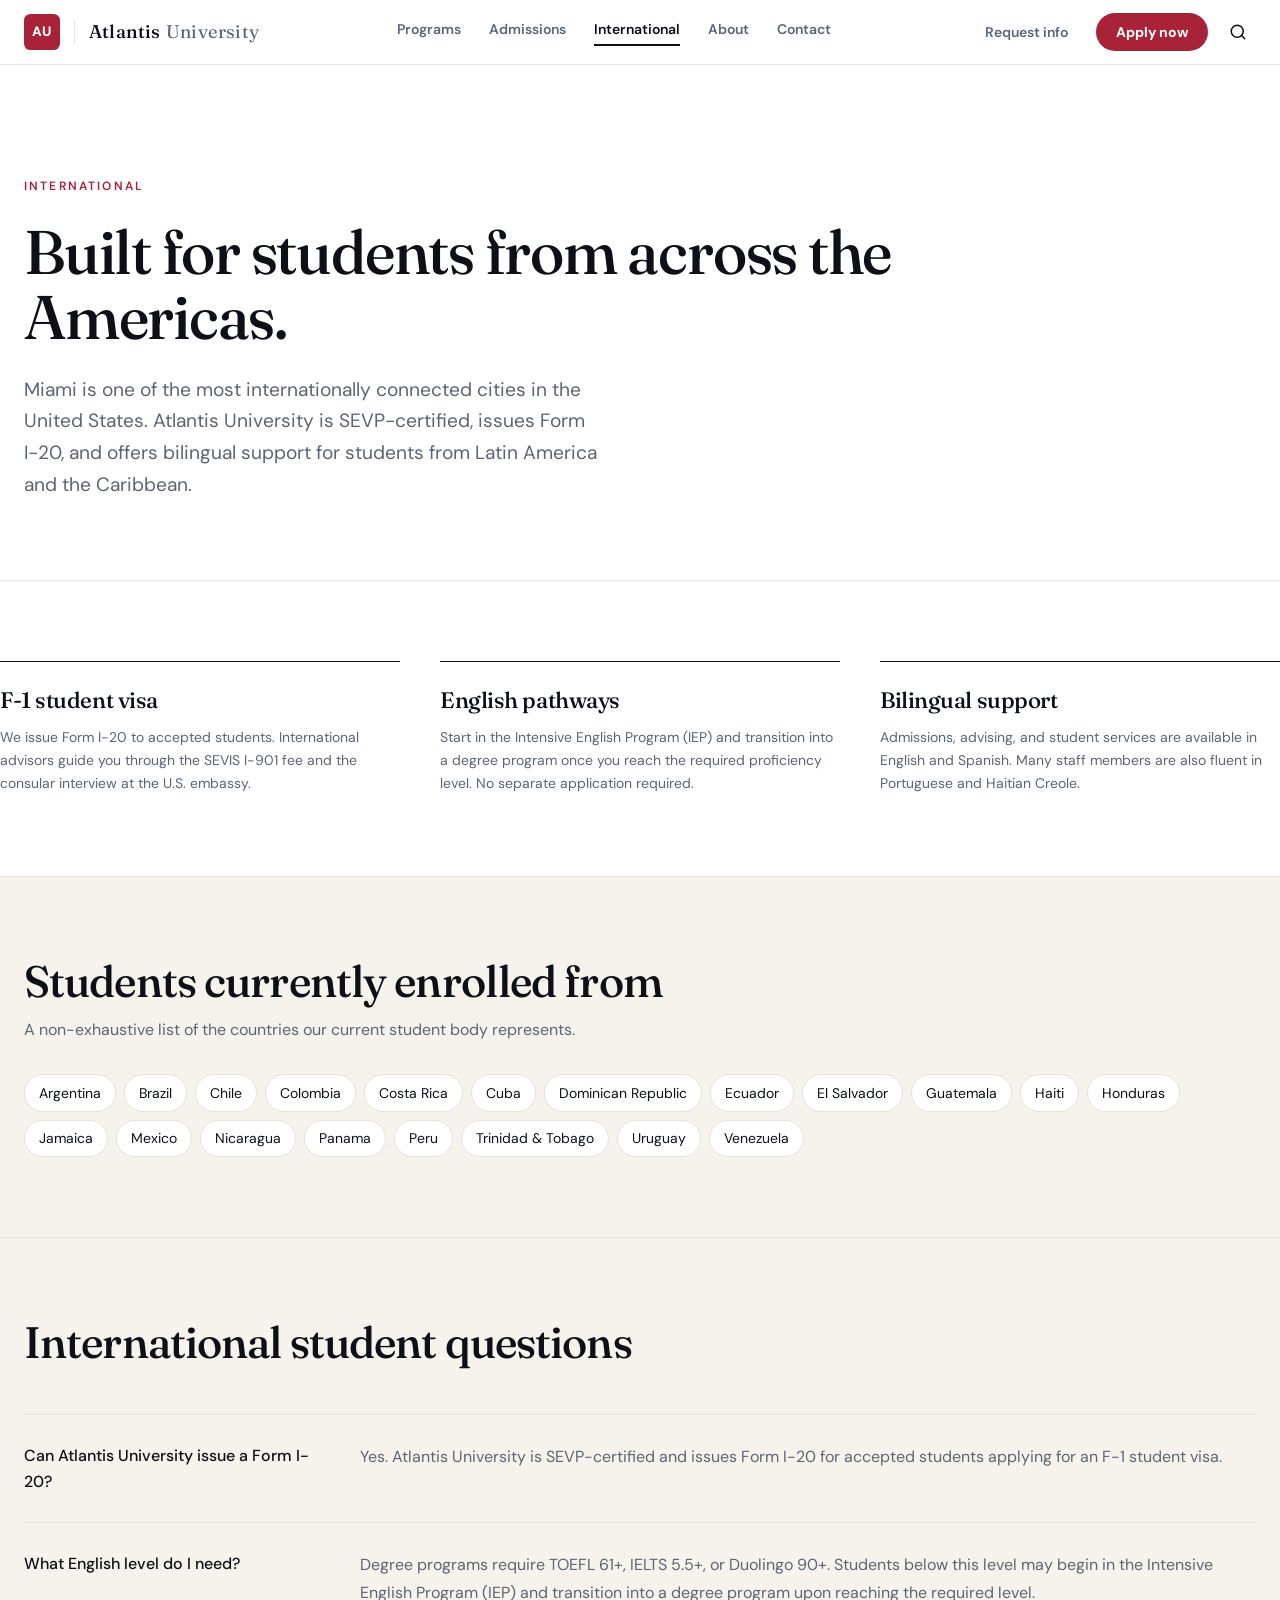
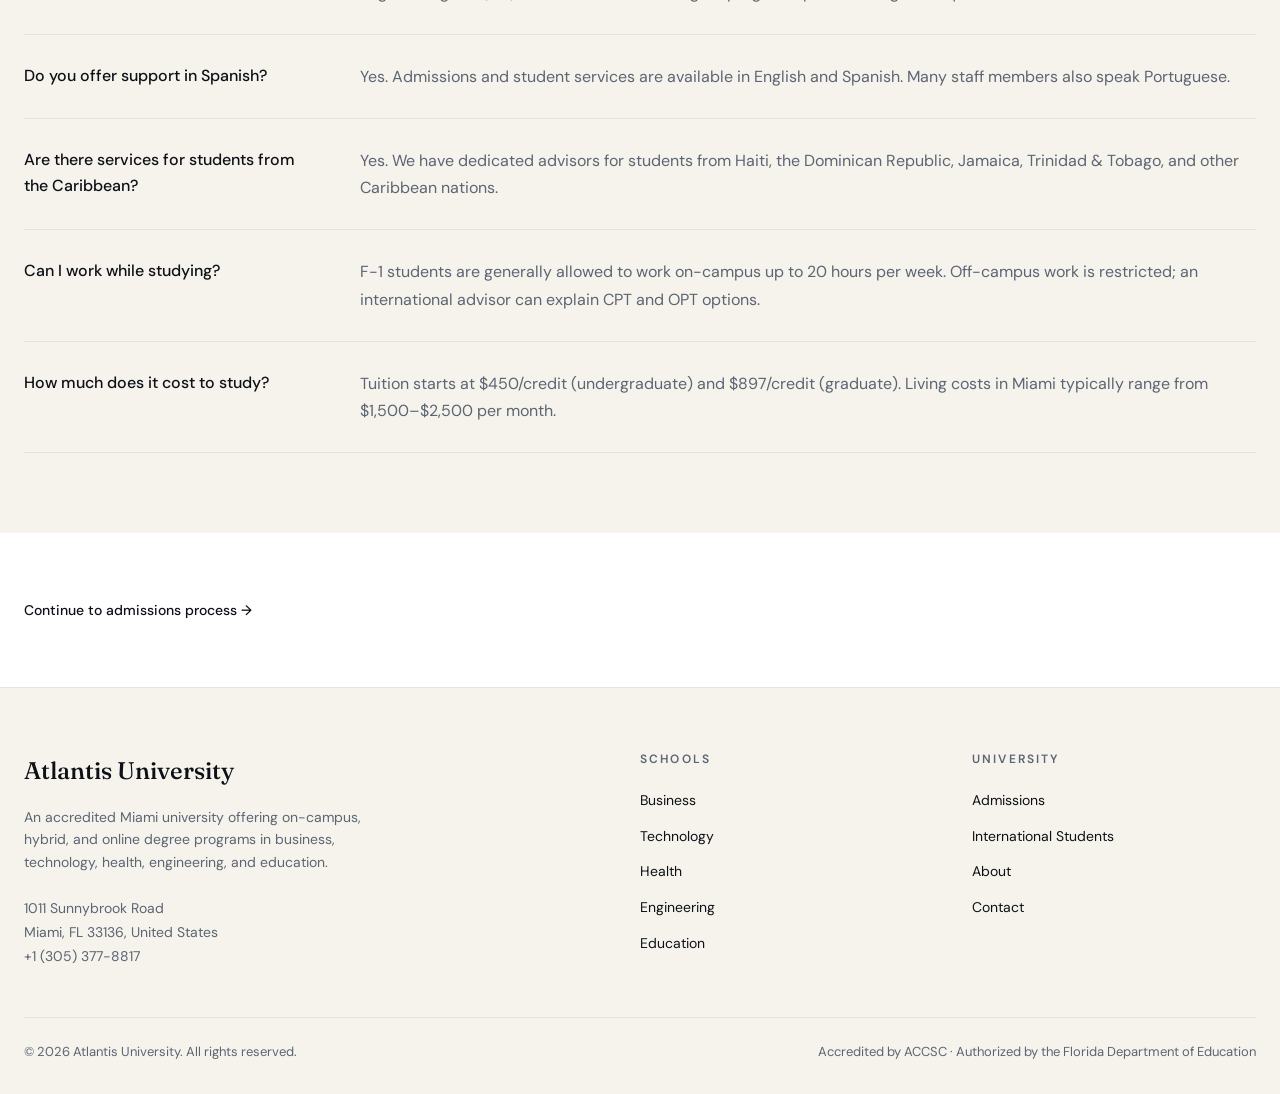
<file: international.html>
<!DOCTYPE html>
<html lang="en">
<head>
  <meta charset="UTF-8" />
  <meta name="viewport" content="width=device-width, initial-scale=1.0" />
  <meta name="robots" content="index, follow" />

  <title>International Students — F-1 Visa, I-20 &amp; English Pathways | Atlantis University</title>
  <meta name="description" content="Atlantis University in Miami is SEVP-certified to issue Form I-20 for F-1 student visas. Bilingual support in English, Spanish, and Portuguese for students from Latin America and the Caribbean. Intensive English Program (IEP) for non-native speakers." />
  <link rel="canonical" href="https://atlantisuniversity.edu/international" />

  <meta property="og:type" content="website" />
  <meta property="og:url" content="https://atlantisuniversity.edu/international" />
  <meta property="og:title" content="International Students — Atlantis University" />
  <meta property="og:description" content="F-1 visa support, English pathways, and bilingual advising for international students in Miami." />
  <meta name="twitter:card" content="summary_large_image" />
  <meta name="twitter:title" content="International Students — Atlantis University" />
  <meta name="twitter:description" content="F-1 visa support, English pathways, and bilingual advising for international students in Miami." />

  <script type="application/ld+json">
  {
    "@context": "https://schema.org",
    "@type": "BreadcrumbList",
    "itemListElement": [
      { "@type": "ListItem", "position": 1, "name": "Home", "item": "https://atlantisuniversity.edu/" },
      { "@type": "ListItem", "position": 2, "name": "International", "item": "https://atlantisuniversity.edu/international" }
    ]
  }
  </script>

  <script type="application/ld+json">
  {
    "@context": "https://schema.org",
    "@type": "FAQPage",
    "mainEntity": [
      { "@type": "Question", "name": "Can Atlantis University issue a Form I-20?", "acceptedAnswer": { "@type": "Answer", "text": "Yes. Atlantis University is SEVP-certified and issues Form I-20 for accepted students applying for an F-1 student visa." } },
      { "@type": "Question", "name": "What English level do I need?", "acceptedAnswer": { "@type": "Answer", "text": "Degree programs require TOEFL 61+, IELTS 5.5+, or Duolingo 90+. Students below this level may begin in the Intensive English Program (IEP) and transition into a degree program upon reaching the required level." } },
      { "@type": "Question", "name": "Do you offer support in Spanish?", "acceptedAnswer": { "@type": "Answer", "text": "Yes. Admissions and student services are available in English and Spanish. Many staff members also speak Portuguese." } },
      { "@type": "Question", "name": "Are there services for students from the Caribbean?", "acceptedAnswer": { "@type": "Answer", "text": "Yes. We have dedicated advisors for students from Haiti, the Dominican Republic, Jamaica, Trinidad & Tobago, and other Caribbean nations." } },
      { "@type": "Question", "name": "Can I work while studying?", "acceptedAnswer": { "@type": "Answer", "text": "F-1 students are generally allowed to work on-campus up to 20 hours per week. Off-campus work is restricted; an international advisor can explain CPT and OPT options." } },
      { "@type": "Question", "name": "How much does it cost to study?", "acceptedAnswer": { "@type": "Answer", "text": "Tuition starts at $450/credit (undergraduate) and $897/credit (graduate). Living costs in Miami typically range from $1,500–$2,500 per month." } }
    ]
  }
  </script>

  <link rel="preconnect" href="https://fonts.googleapis.com" />
  <link rel="preconnect" href="https://fonts.gstatic.com" crossorigin />
  <link href="https://fonts.googleapis.com/css2?family=DM+Sans:opsz,wght@9..40,400;9..40,500;9..40,600;9..40,700&family=Fraunces:opsz,wght@9..144,400;9..144,500;9..144,600&display=swap" rel="stylesheet" />
  <link rel="stylesheet" href="assets/shared.css?v=6" />

  <style>
    .pillars { display: grid; gap: 2.5rem; padding: 5rem 0; border-bottom: 1px solid var(--color-border); }
    @media (min-width: 768px) { .pillars { grid-template-columns: repeat(3, 1fr); } }
    .pillar { border-top: 1px solid var(--color-border-strong); padding-top: 1.5rem; }
    .pillar h3 { margin-bottom: 0.75rem; }
    .pillar p { color: var(--color-muted-foreground); line-height: 1.65; font-size: var(--fs-small); }

    .countries { background: var(--color-sand); padding: 5rem 0; border-bottom: 1px solid var(--color-border); }
    .countries h2 { margin-bottom: 0.75rem; }
    .countries p { color: var(--color-muted-foreground); margin-bottom: 2rem; }
    .countries__chips { display: flex; flex-wrap: wrap; gap: 0.5rem; }
    .countries__chips li {
      font-size: var(--fs-small);
      padding: 0.4rem 0.875rem;
      border: 1px solid var(--color-border);
      border-radius: var(--radius-pill);
      background: var(--color-background);
    }
  </style>
</head>

<body>
  <div class="utility-bar" role="complementary" aria-label="Utility menu"><div class="container utility-bar__inner"><a href="#" class="utility-bar__link">Online Campus</a><a href="#" class="utility-bar__link">Student Portal</a><a href="admissions.html#request-info" class="utility-bar__link">Request Info</a><a href="#" class="utility-bar__link">Help Desk</a><span class="utility-bar__lang">EN · ES</span></div></div><header class="site-header" role="banner">
    <div class="container site-header__inner">
      <a href="index.html" class="site-header__brand" aria-label="Atlantis University home"><span class="site-header__mark" aria-hidden="true">AU</span><span class="site-header__brand-divider" aria-hidden="true"></span><span class="site-header__wordmark">Atlantis<em>University</em></span></a>
      <nav class="site-header__nav" aria-label="Primary">
        <a href="programs.html">Programs</a>
        <a href="admissions.html">Admissions</a>
        <a href="international.html" aria-current="page">International</a>
        <a href="about.html">About</a>
        <a href="contact.html">Contact</a>
      </nav>
      <div class="site-header__actions">
        <a href="admissions.html#request-info" class="site-header__request">Request info</a>
        <a href="admissions.html#apply" class="site-header__apply">Apply now</a>
        <button type="button" class="site-header__search" aria-label="Open search"><svg width="18" height="18" viewBox="0 0 24 24" fill="none" stroke="currentColor" stroke-width="2" stroke-linecap="round" stroke-linejoin="round" aria-hidden="true"><circle cx="11" cy="11" r="8" /><path d="m21 21-4.3-4.3" /></svg></button>
      </div>
    </div>
  </header>

  <main>
    <section class="page-hero" aria-labelledby="intl-title">
      <div class="container">
        <p class="eyebrow page-hero__eyebrow">International</p>
        <h1 id="intl-title" class="page-hero__title">Built for students from across the Americas.</h1>
        <p class="page-hero__lead">Miami is one of the most internationally connected cities in the United States. Atlantis University is SEVP-certified, issues Form I-20, and offers bilingual support for students from Latin America and the Caribbean.</p>
      </div>
    </section>

    <section aria-labelledby="pillars-heading">
      <h2 id="pillars-heading" class="sr-only">International student support</h2>
      <div class="container pillars">
        <div class="pillar">
          <h3>F-1 student visa</h3>
          <p>We issue Form I-20 to accepted students. International advisors guide you through the SEVIS I-901 fee and the consular interview at the U.S. embassy.</p>
        </div>
        <div class="pillar">
          <h3>English pathways</h3>
          <p>Start in the Intensive English Program (IEP) and transition into a degree program once you reach the required proficiency level. No separate application required.</p>
        </div>
        <div class="pillar">
          <h3>Bilingual support</h3>
          <p>Admissions, advising, and student services are available in English and Spanish. Many staff members are also fluent in Portuguese and Haitian Creole.</p>
        </div>
      </div>
    </section>

    <section class="countries" aria-labelledby="countries-heading">
      <div class="container">
        <h2 id="countries-heading">Students currently enrolled from</h2>
        <p>A non-exhaustive list of the countries our current student body represents.</p>
        <ul class="countries__chips">
          <li>Argentina</li><li>Brazil</li><li>Chile</li><li>Colombia</li><li>Costa Rica</li>
          <li>Cuba</li><li>Dominican Republic</li><li>Ecuador</li><li>El Salvador</li><li>Guatemala</li>
          <li>Haiti</li><li>Honduras</li><li>Jamaica</li><li>Mexico</li><li>Nicaragua</li>
          <li>Panama</li><li>Peru</li><li>Trinidad &amp; Tobago</li><li>Uruguay</li><li>Venezuela</li>
        </ul>
      </div>
    </section>

    <section class="faq" aria-labelledby="intl-faq-heading">
      <div class="container">
        <h2 id="intl-faq-heading">International student questions</h2>
        <div class="faq__list">
          <div class="faq__item"><p class="faq__q">Can Atlantis University issue a Form I-20?</p><p class="faq__a">Yes. Atlantis University is SEVP-certified and issues Form I-20 for accepted students applying for an F-1 student visa.</p></div>
          <div class="faq__item"><p class="faq__q">What English level do I need?</p><p class="faq__a">Degree programs require TOEFL 61+, IELTS 5.5+, or Duolingo 90+. Students below this level may begin in the Intensive English Program (IEP) and transition into a degree program upon reaching the required level.</p></div>
          <div class="faq__item"><p class="faq__q">Do you offer support in Spanish?</p><p class="faq__a">Yes. Admissions and student services are available in English and Spanish. Many staff members also speak Portuguese.</p></div>
          <div class="faq__item"><p class="faq__q">Are there services for students from the Caribbean?</p><p class="faq__a">Yes. We have dedicated advisors for students from Haiti, the Dominican Republic, Jamaica, Trinidad &amp; Tobago, and other Caribbean nations.</p></div>
          <div class="faq__item"><p class="faq__q">Can I work while studying?</p><p class="faq__a">F-1 students are generally allowed to work on-campus up to 20 hours per week. Off-campus work is restricted; an international advisor can explain CPT and OPT options.</p></div>
          <div class="faq__item"><p class="faq__q">How much does it cost to study?</p><p class="faq__a">Tuition starts at $450/credit (undergraduate) and $897/credit (graduate). Living costs in Miami typically range from $1,500–$2,500 per month.</p></div>
        </div>
      </div>
    </section>

    <section class="section section--no-border" style="padding: 4rem 0;">
      <div class="container">
        <a href="admissions.html" class="card__link" style="font-weight: 500;">Continue to admissions process →</a>
      </div>
    </section>
  </main>

  <footer class="site-footer" role="contentinfo">
    <div class="container">
      <div class="site-footer__grid">
        <div><p class="site-footer__brand">Atlantis University</p><p class="site-footer__about">An accredited Miami university offering on-campus, hybrid, and online degree programs in business, technology, health, engineering, and education.</p><address class="site-footer__address">1011 Sunnybrook Road<br />Miami, FL 33136, United States<br />+1 (305) 377-8817</address></div>
        <div class="site-footer__col"><h4>Schools</h4><ul><li><a href="schools-business.html">Business</a></li><li><a href="schools-technology.html">Technology</a></li><li><a href="schools-health.html">Health</a></li><li><a href="schools-engineering.html">Engineering</a></li><li><a href="schools-education.html">Education</a></li></ul></div>
        <div class="site-footer__col"><h4>University</h4><ul><li><a href="admissions.html">Admissions</a></li><li><a href="international.html">International Students</a></li><li><a href="about.html">About</a></li><li><a href="contact.html">Contact</a></li></ul></div>
      </div>
      <div class="site-footer__bottom"><p>© 2026 Atlantis University. All rights reserved.</p><p>Accredited by ACCSC · Authorized by the Florida Department of Education</p></div>
    </div>
  </footer>
</body>
</html>
</file>
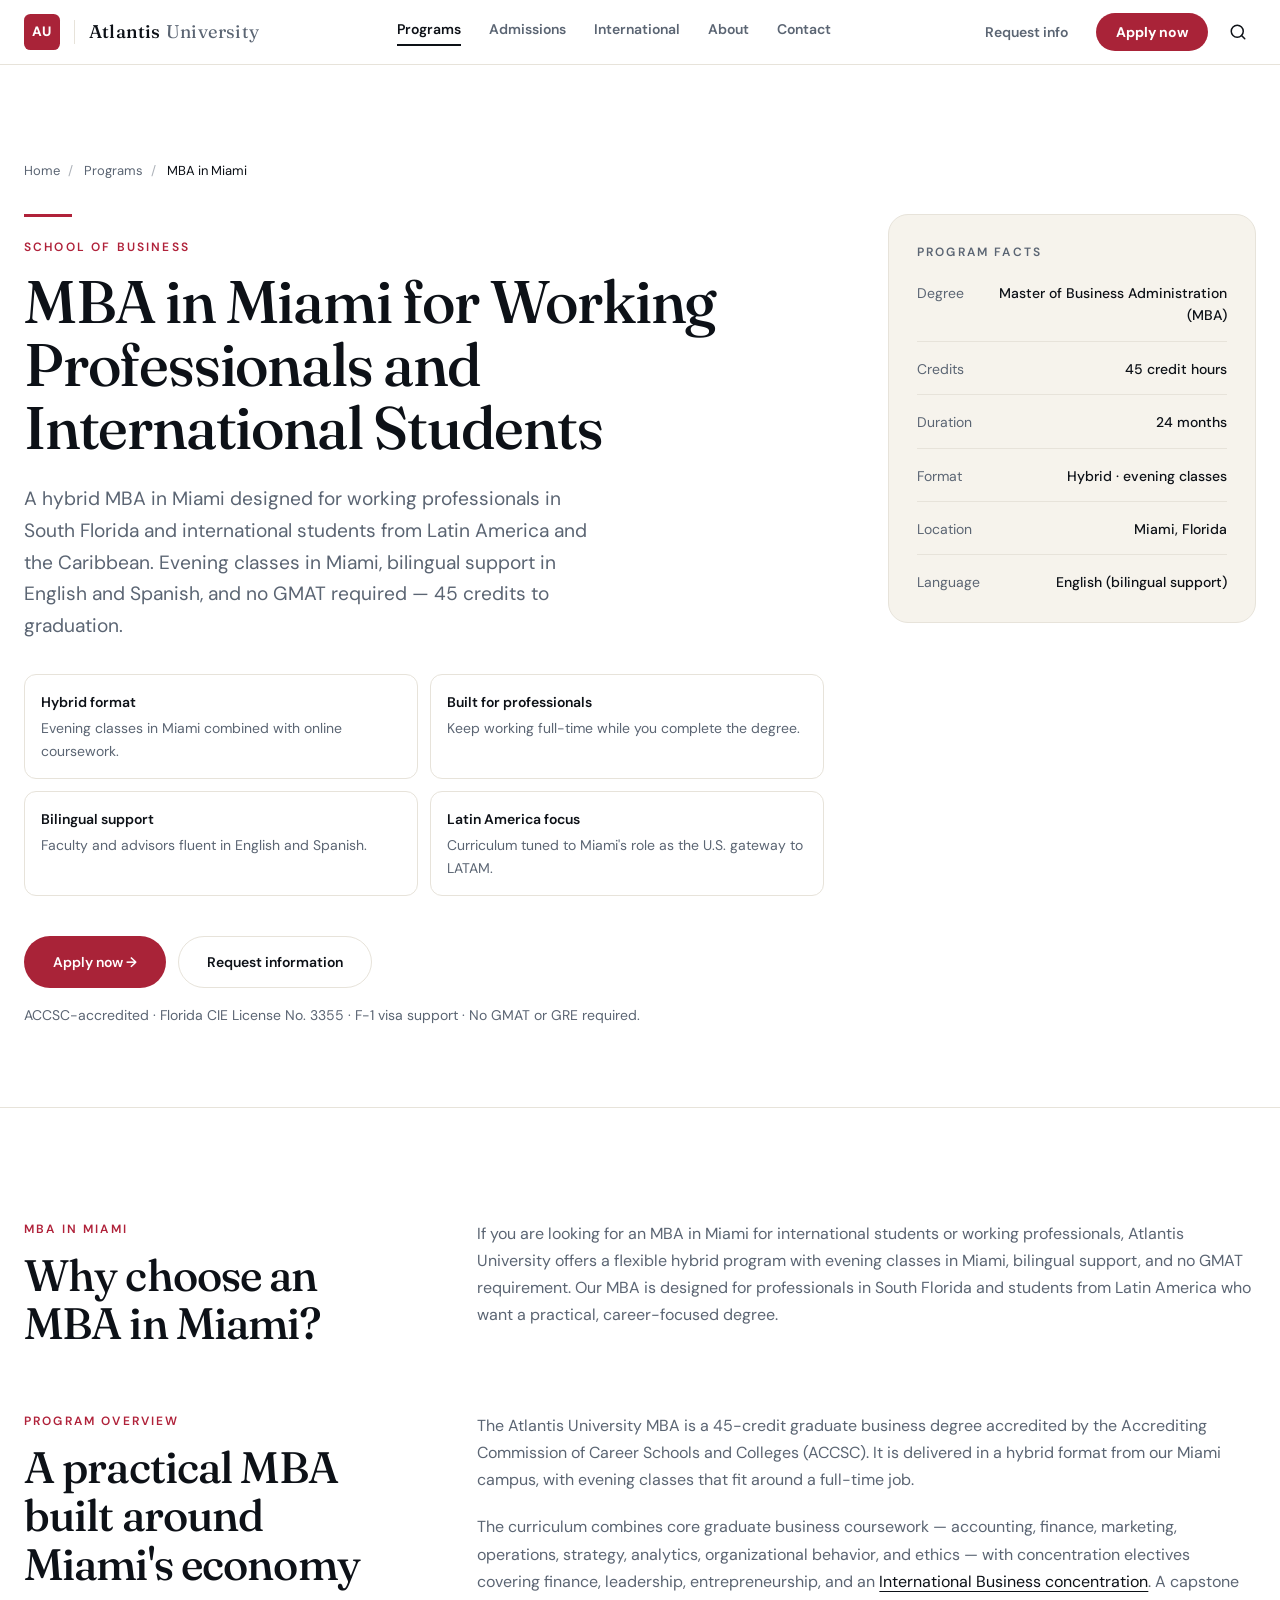
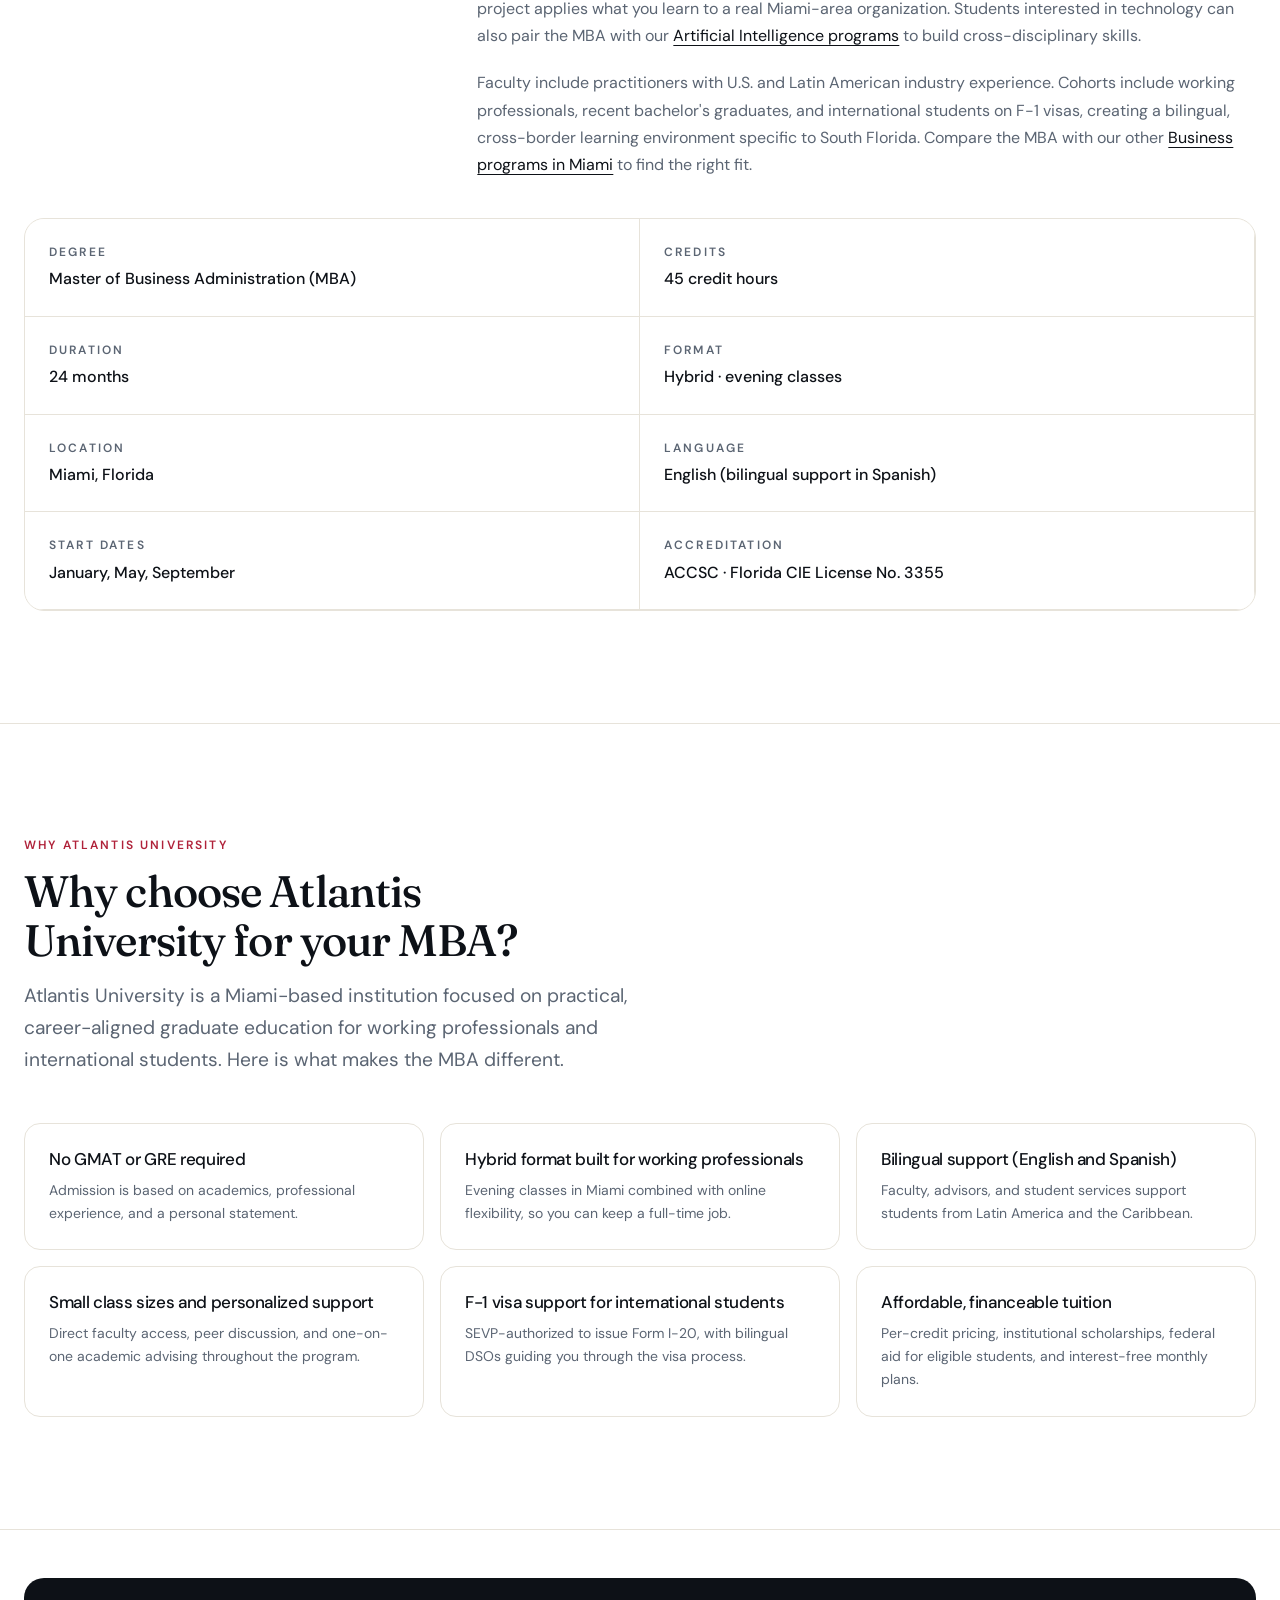
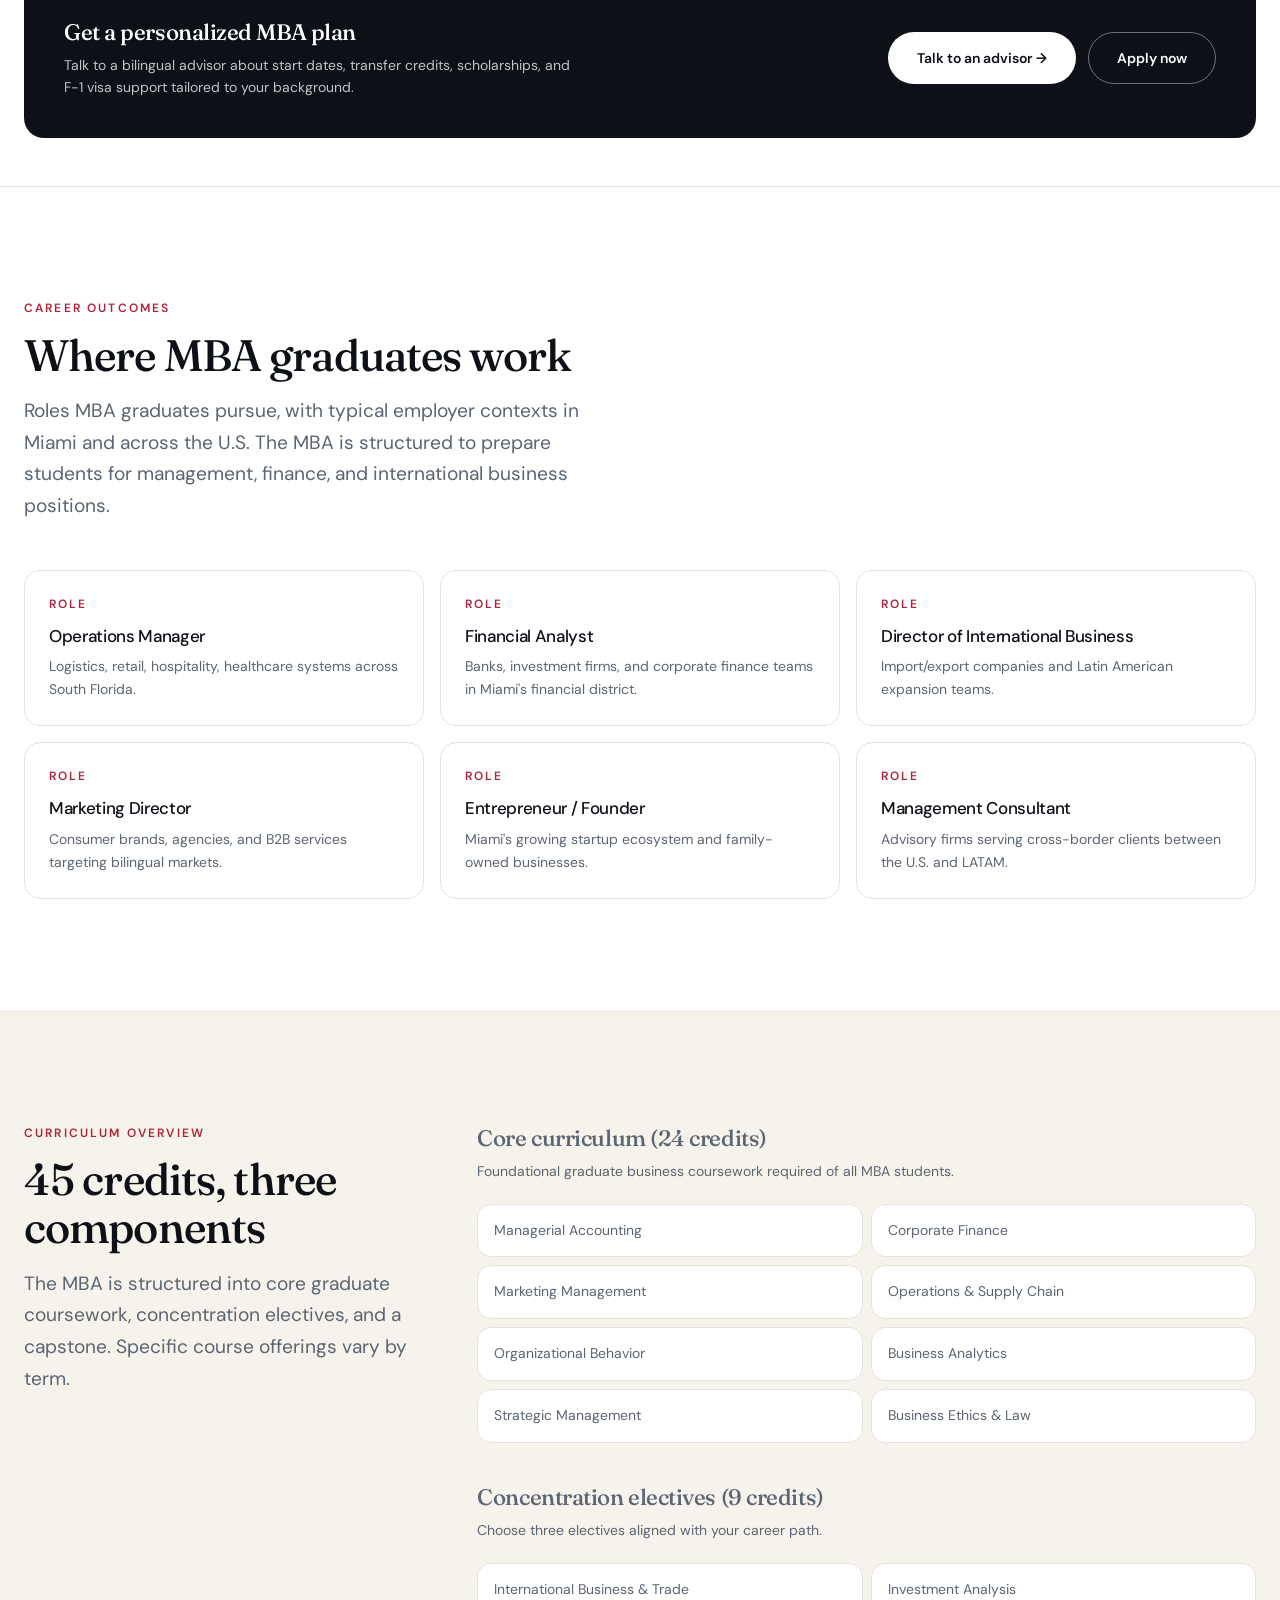
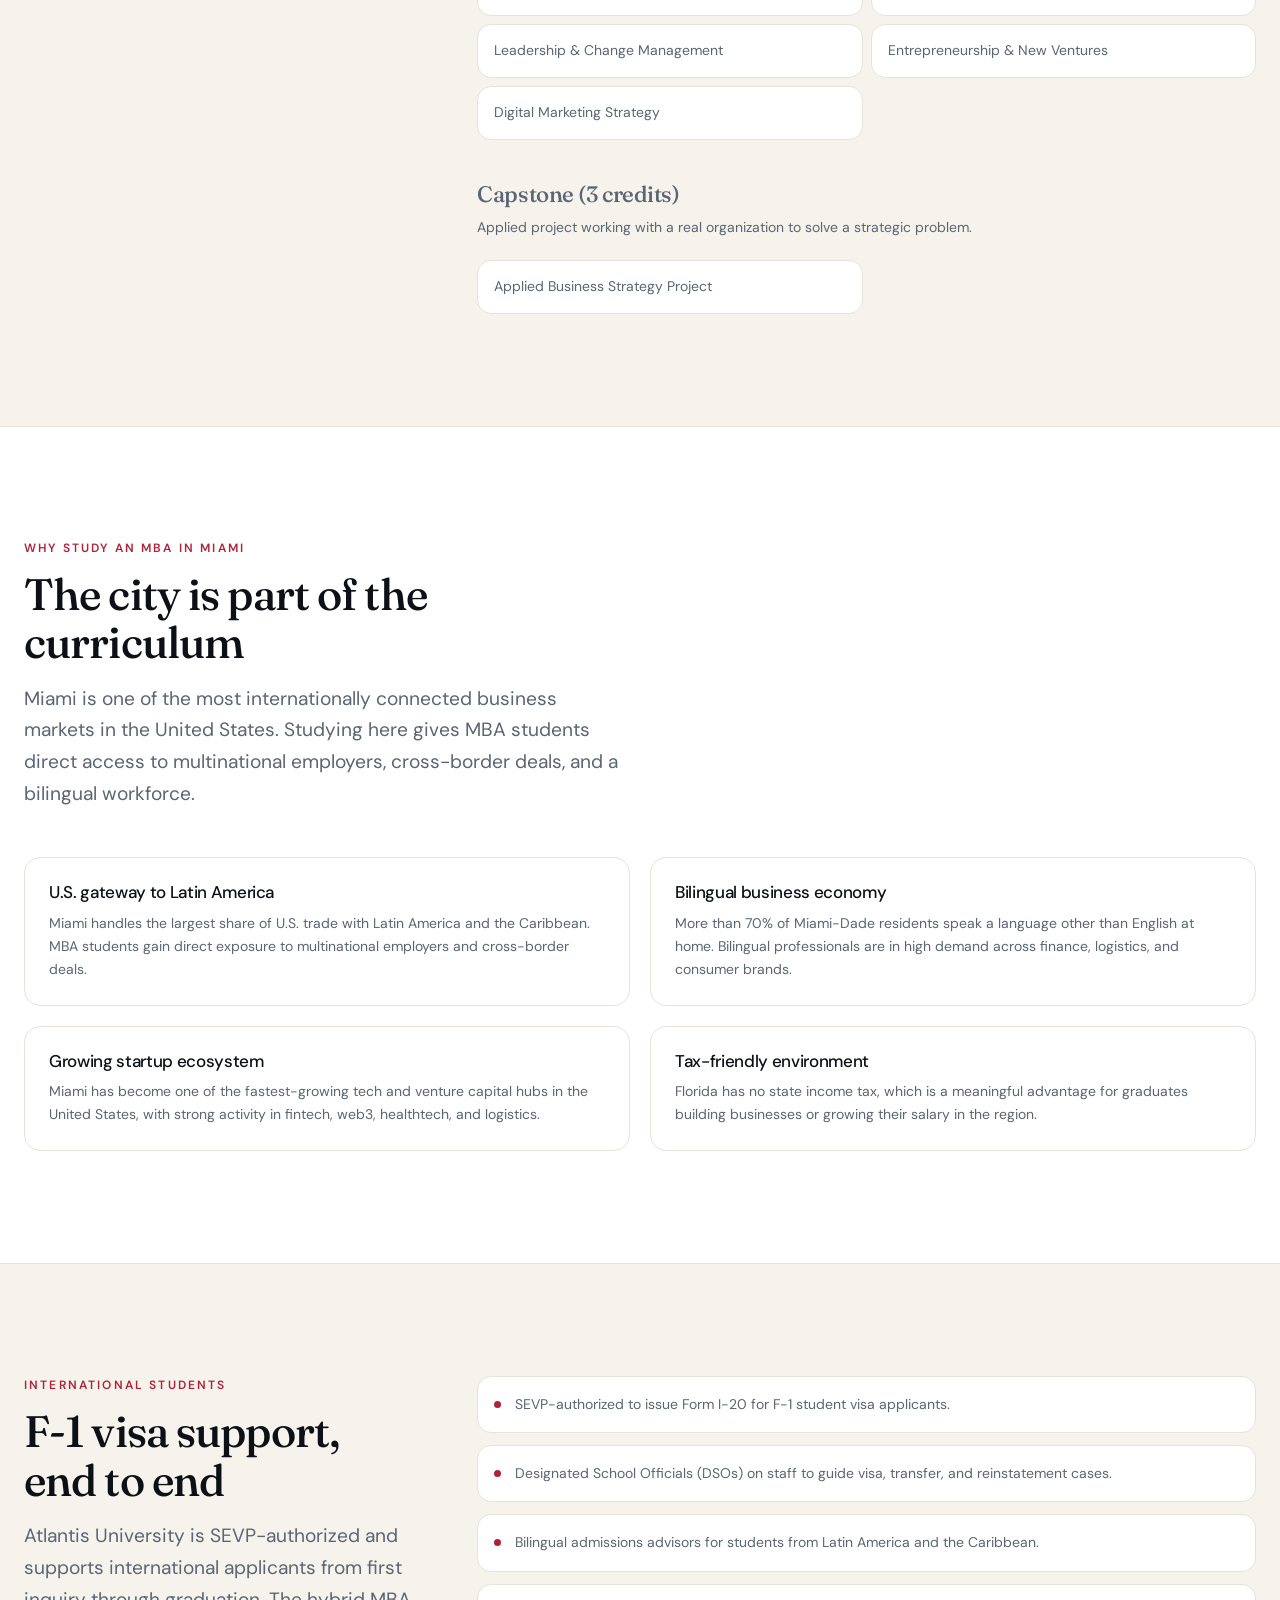
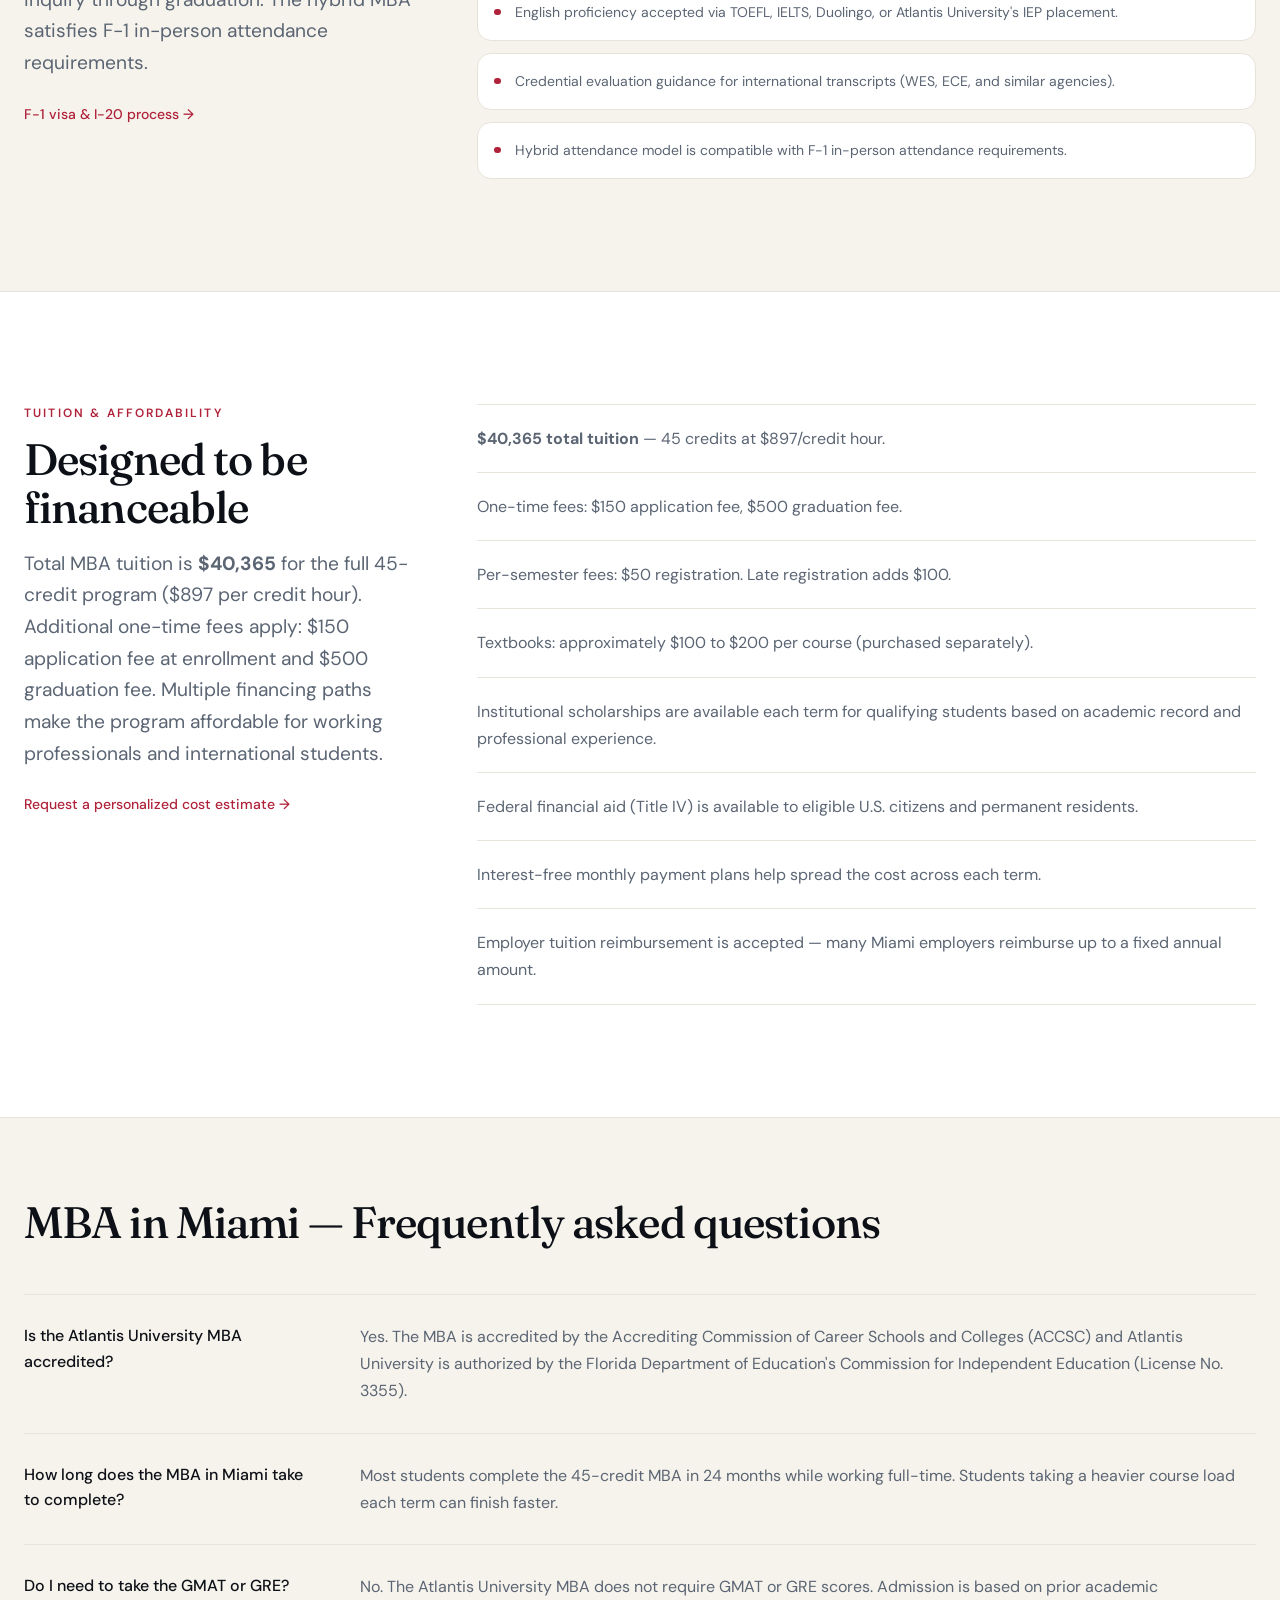
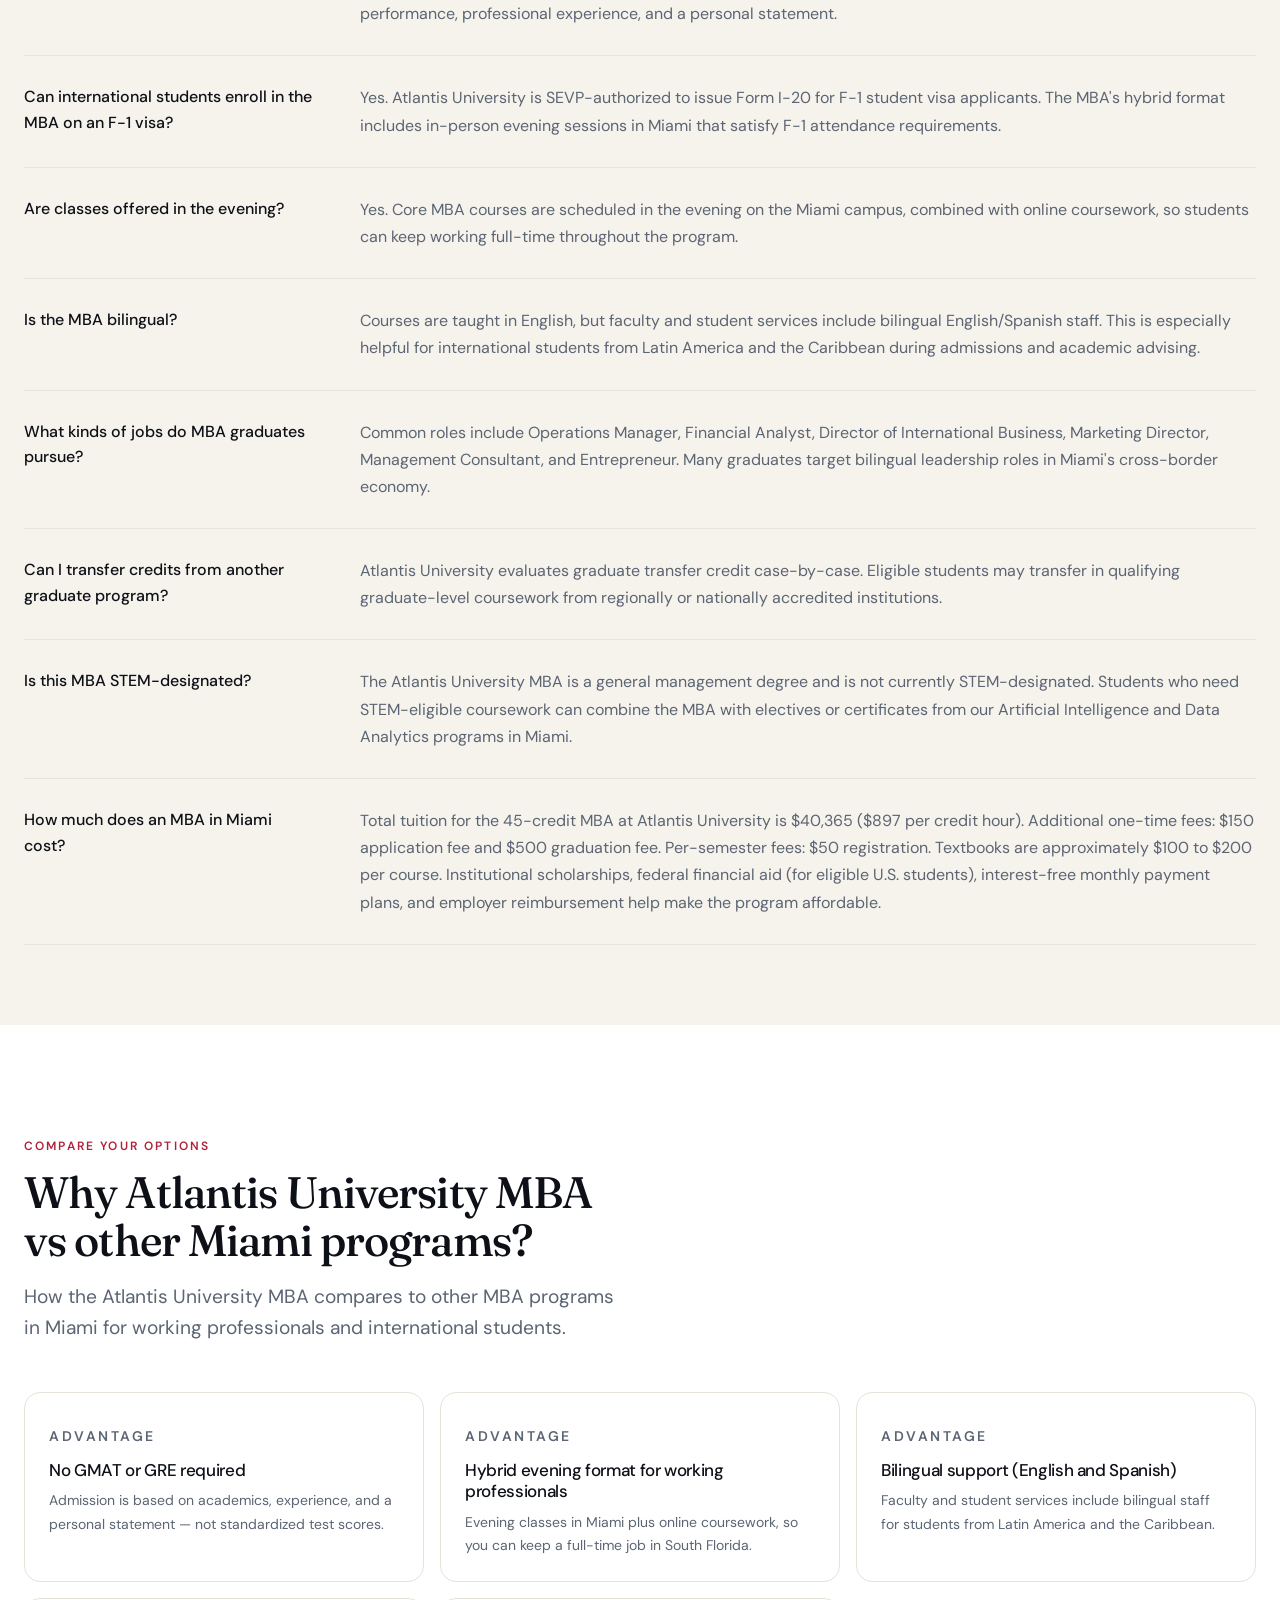
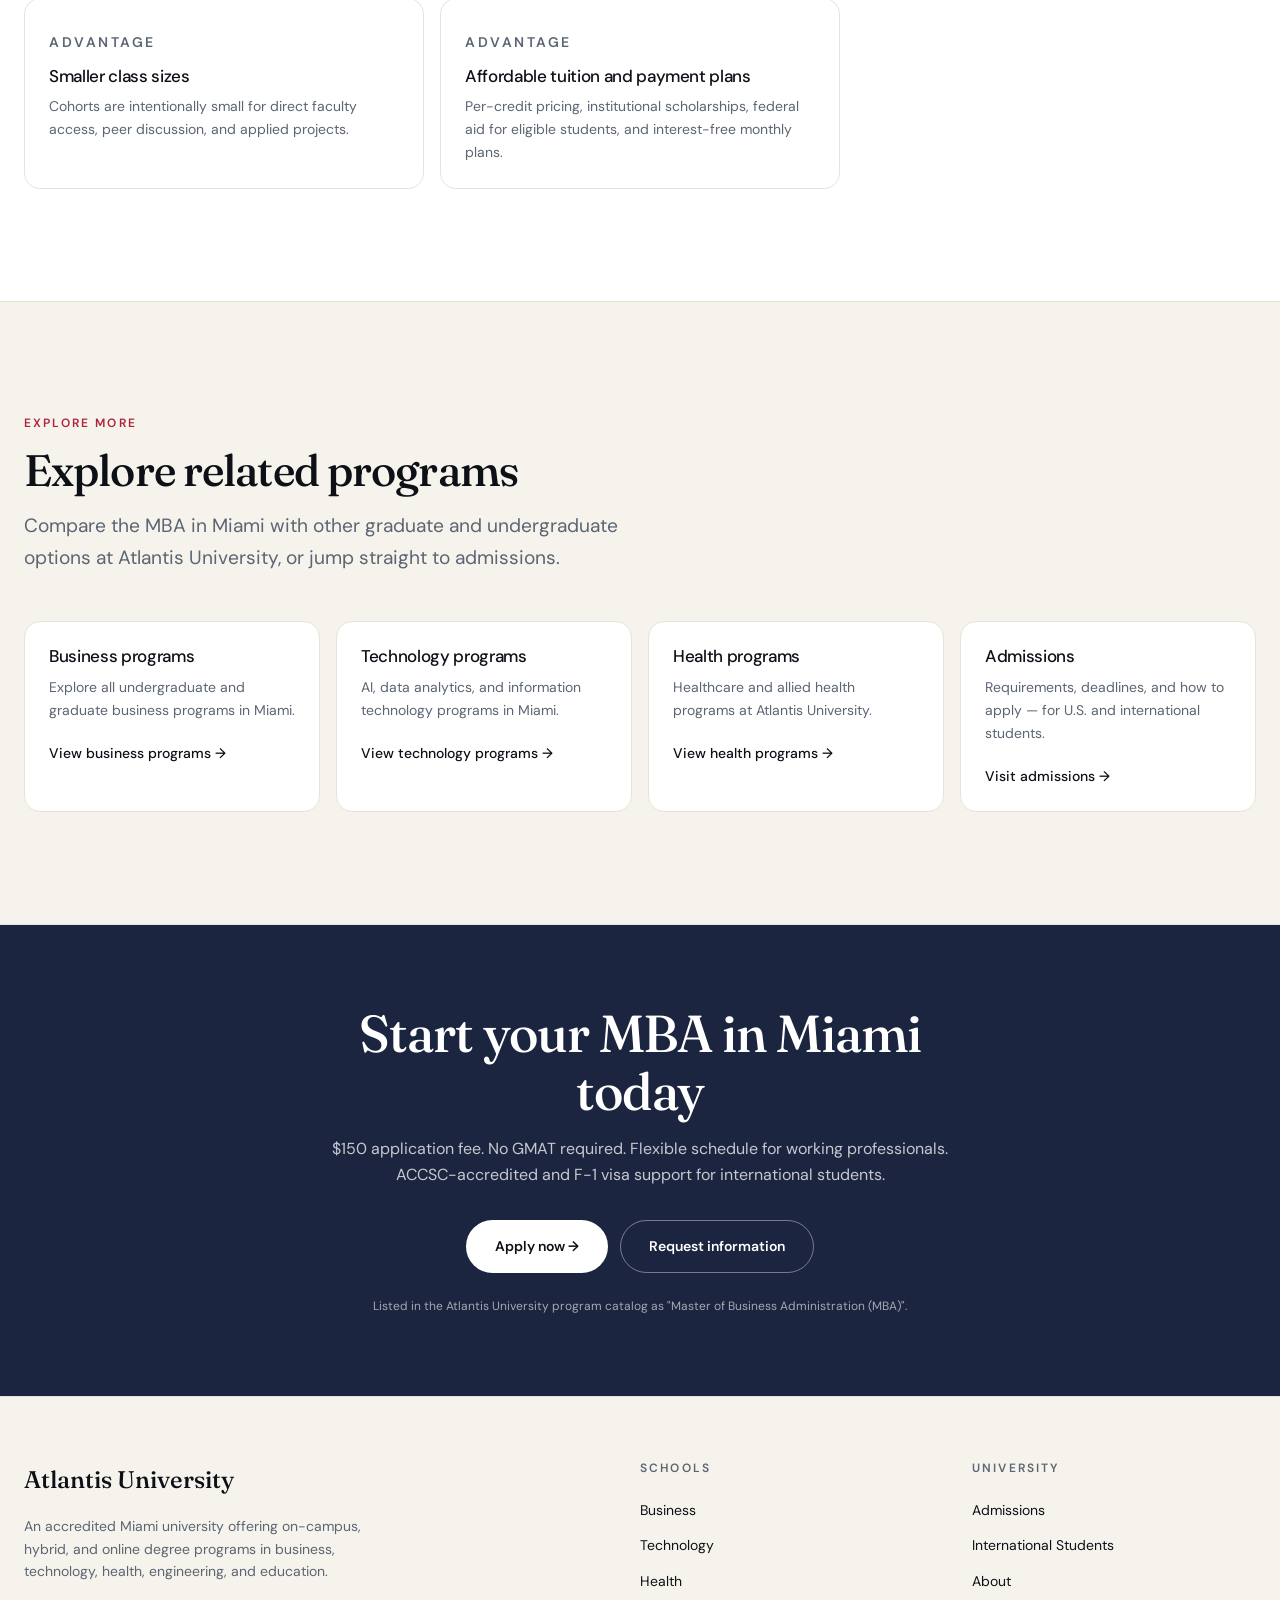
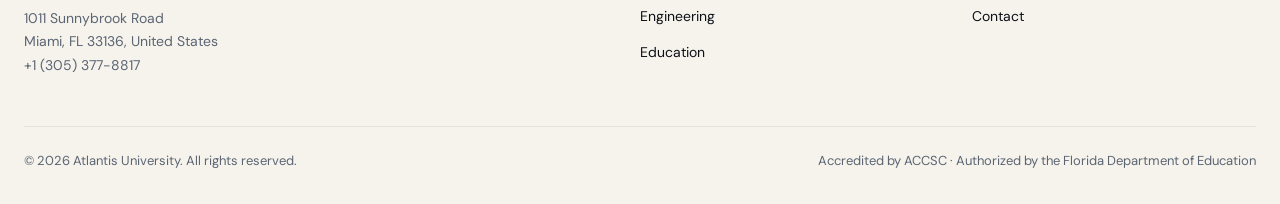
<file: programs-mba-miami.html>
<!DOCTYPE html>
<html lang="en">
<head>
  <meta charset="UTF-8" />
  <meta name="viewport" content="width=device-width, initial-scale=1.0" />
  <meta name="robots" content="index, follow" />

  <title>MBA in Miami — Hybrid Master of Business Administration | Atlantis University</title>
  <meta name="description" content="ACCSC-accredited MBA in Miami, Florida. 45-credit hybrid program with evening classes in Miami, bilingual faculty, and F-1 visa support. Designed for working professionals and international students. No GMAT required." />
  <meta name="keywords" content="MBA Miami, MBA in Miami, hybrid MBA, evening MBA, bilingual MBA, MBA Florida, MBA international students, MBA F-1 visa, ACCSC MBA" />
  <link rel="canonical" href="https://atlantisuniversity.edu/programs/mba-miami" />

  <meta property="og:type" content="website" />
  <meta property="og:url" content="https://atlantisuniversity.edu/programs/mba-miami" />
  <meta property="og:title" content="MBA in Miami — Atlantis University" />
  <meta property="og:description" content="Hybrid, evening MBA in Miami for working professionals. 45 credits, 24 months, bilingual support, ACCSC-accredited." />
  <meta name="twitter:title" content="MBA in Miami — Atlantis University" />
  <meta name="twitter:description" content="Hybrid, evening MBA in Miami for working professionals. 45 credits, 24 months, bilingual support, ACCSC-accredited." />
  <meta name="twitter:card" content="summary_large_image" />

  <!-- Program JSON-LD -->
  <script type="application/ld+json">
  {
    "@context": "https://schema.org",
    "@type": "EducationalOccupationalProgram",
    "name": "Master of Business Administration (MBA)",
    "description": "A 45-credit hybrid MBA in Miami, Florida for working professionals and international students. ACCSC-accredited. Evening classes in Miami combined with online coursework.",
    "educationalCredentialAwarded": "Master of Business Administration (MBA)",
    "educationalProgramMode": ["Hybrid"],
    "timeToComplete": "P24M",
    "numberOfCredits": 45,
    "inLanguage": ["en", "es", "pt"],
    "occupationalCategory": ["Operations Manager", "Financial Analyst", "Director of International Business", "Marketing Director", "Entrepreneur", "Management Consultant"],
    "offers": {
      "@type": "Offer",
      "category": "Tuition",
      "price": "40365.00",
      "priceCurrency": "USD",
      "description": "Total program tuition: 45 credit hours × $897/credit. Excludes $150 one-time application fee, $50 per-semester registration fee, $500 one-time graduation fee, and textbooks (~$100–$200 per course)."
    },
    "provider": {
      "@type": "CollegeOrUniversity",
      "@id": "https://atlantisuniversity.edu/#organization",
      "name": "Atlantis University",
      "url": "https://atlantisuniversity.edu",
      "address": {
        "@type": "PostalAddress",
        "streetAddress": "1011 Sunnybrook Road",
        "addressLocality": "Miami",
        "addressRegion": "FL",
        "postalCode": "33136",
        "addressCountry": "US"
      }
    }
  }
  </script>

  <!-- Breadcrumb -->
  <script type="application/ld+json">
  {
    "@context": "https://schema.org",
    "@type": "BreadcrumbList",
    "itemListElement": [
      { "@type": "ListItem", "position": 1, "name": "Home", "item": "https://atlantisuniversity.edu/" },
      { "@type": "ListItem", "position": 2, "name": "Programs", "item": "https://atlantisuniversity.edu/programs" },
      { "@type": "ListItem", "position": 3, "name": "MBA in Miami", "item": "https://atlantisuniversity.edu/programs/mba-miami" }
    ]
  }
  </script>

  <!-- FAQ -->
  <script type="application/ld+json">
  {
    "@context": "https://schema.org",
    "@type": "FAQPage",
    "mainEntity": [
      { "@type": "Question", "name": "Is the Atlantis University MBA accredited?", "acceptedAnswer": { "@type": "Answer", "text": "Yes. The MBA is accredited by the Accrediting Commission of Career Schools and Colleges (ACCSC) and Atlantis University is authorized by the Florida Department of Education's Commission for Independent Education (License No. 3355)." } },
      { "@type": "Question", "name": "How long does the MBA in Miami take to complete?", "acceptedAnswer": { "@type": "Answer", "text": "Most students complete the 45-credit MBA in 24 months while working full-time. Students taking a heavier course load each term can finish faster." } },
      { "@type": "Question", "name": "Do I need to take the GMAT or GRE?", "acceptedAnswer": { "@type": "Answer", "text": "No. The Atlantis University MBA does not require GMAT or GRE scores. Admission is based on prior academic performance, professional experience, and a personal statement." } },
      { "@type": "Question", "name": "Can international students enroll in the MBA on an F-1 visa?", "acceptedAnswer": { "@type": "Answer", "text": "Yes. Atlantis University is SEVP-authorized to issue Form I-20 for F-1 student visa applicants. The MBA's hybrid format includes in-person evening sessions in Miami that satisfy F-1 attendance requirements." } },
      { "@type": "Question", "name": "Are classes offered in the evening?", "acceptedAnswer": { "@type": "Answer", "text": "Yes. Core MBA courses are scheduled in the evening on the Miami campus, combined with online coursework, so students can keep working full-time throughout the program." } },
      { "@type": "Question", "name": "Is the MBA bilingual?", "acceptedAnswer": { "@type": "Answer", "text": "Courses are taught in English, but faculty and student services include bilingual English/Spanish staff. This is especially helpful for international students from Latin America and the Caribbean during admissions and academic advising." } },
      { "@type": "Question", "name": "What kinds of jobs do MBA graduates pursue?", "acceptedAnswer": { "@type": "Answer", "text": "Common roles include Operations Manager, Financial Analyst, Director of International Business, Marketing Director, Management Consultant, and Entrepreneur. Many graduates target bilingual leadership roles in Miami's cross-border economy." } },
      { "@type": "Question", "name": "Can I transfer credits from another graduate program?", "acceptedAnswer": { "@type": "Answer", "text": "Atlantis University evaluates graduate transfer credit case-by-case. Eligible students may transfer in qualifying graduate-level coursework from regionally or nationally accredited institutions." } },
      { "@type": "Question", "name": "Is this MBA STEM-designated?", "acceptedAnswer": { "@type": "Answer", "text": "The Atlantis University MBA is a general management degree and is not currently STEM-designated. Students who need STEM-eligible coursework can combine the MBA with electives or certificates from our Artificial Intelligence and Data Analytics programs in Miami." } },
      { "@type": "Question", "name": "How much does an MBA in Miami cost?", "acceptedAnswer": { "@type": "Answer", "text": "Total tuition for the 45-credit MBA at Atlantis University is $40,365 ($897 per credit hour). Additional one-time fees: $150 application fee and $500 graduation fee. Per-semester fees: $50 registration. Textbooks are approximately $100 to $200 per course. Institutional scholarships, federal financial aid for eligible U.S. students, interest-free monthly payment plans, and employer reimbursement help make the program affordable." } }
    ]
  }
  </script>

  <link rel="preconnect" href="https://fonts.googleapis.com" />
  <link rel="preconnect" href="https://fonts.gstatic.com" crossorigin />
  <link href="https://fonts.googleapis.com/css2?family=DM+Sans:opsz,wght@9..40,400;9..40,500;9..40,600;9..40,700&family=Fraunces:opsz,wght@9..144,400;9..144,500;9..144,600&display=swap" rel="stylesheet" />
  <link rel="stylesheet" href="assets/shared.css?v=6" />

  <style>
    /* MBA-specific layout. The accent color for this page is --school-business */
    .program-hero { padding: 4rem 0; border-bottom: 1px solid var(--color-border); }
    @media (min-width: 768px) { .program-hero { padding: 6rem 0 5rem; } }
    .program-hero__grid { display: grid; gap: 3rem; }
    @media (min-width: 768px) { .program-hero__grid { grid-template-columns: repeat(12, 1fr); gap: 4rem; } }
    .program-hero__content { grid-column: span 12; }
    .program-hero__aside { grid-column: span 12; }
    @media (min-width: 768px) {
      .program-hero__content { grid-column: span 8; }
      .program-hero__aside { grid-column: span 4; }
    }
    .program-hero__bar { width: 3rem; height: 3px; background: var(--school-business); margin-bottom: 1rem; }
    .program-hero__school-link { font-size: var(--fs-eyebrow); font-weight: 600; text-transform: uppercase; letter-spacing: 0.18em; color: var(--school-business); }
    .program-hero__title { margin-top: 0.75rem; font-size: clamp(2.5rem, 1.5rem + 3vw, 3.75rem); }
    .program-hero__lead { margin-top: 1.5rem; font-size: var(--fs-lead); color: var(--color-muted-foreground); line-height: 1.65; max-width: 36rem; }

    .highlights { margin-top: 2rem; display: grid; gap: 0.75rem; }
    @media (min-width: 480px) { .highlights { grid-template-columns: repeat(2, 1fr); } }
    .highlight-card { border: 1px solid var(--color-border); border-radius: 0.75rem; background: var(--color-card); padding: 1rem; }
    .highlight-card__label { font-size: var(--fs-small); font-weight: 600; }
    .highlight-card__desc { margin-top: 0.25rem; font-size: var(--fs-small); color: var(--color-muted-foreground); }

    .program-hero__ctas { margin-top: 2.5rem; display: flex; flex-wrap: wrap; gap: 0.75rem; }
    .program-hero__authority { margin-top: 1rem; font-size: var(--fs-small); color: var(--color-muted-foreground); }

    .factcard { background: var(--color-sand); border: 1px solid var(--color-border); border-radius: 1.25rem; padding: 1.75rem; }
    .factcard__title { font-family: var(--font-sans); font-size: var(--fs-eyebrow); font-weight: 600; text-transform: uppercase; letter-spacing: 0.18em; color: var(--color-muted-foreground); margin-bottom: 1.25rem; }
    .factcard__row { display: flex; justify-content: space-between; gap: 1rem; padding-bottom: 0.875rem; border-bottom: 1px solid var(--color-border); margin-top: 1rem; }
    .factcard__row:first-of-type { margin-top: 0; }
    .factcard__row:last-child { border-bottom: 0; padding-bottom: 0; }
    .factcard__row dt { font-size: var(--fs-small); color: var(--color-muted-foreground); }
    .factcard__row dd { font-size: var(--fs-small); font-weight: 500; text-align: right; }

    /* Two-col text section pattern (MBA Why? + Overview) */
    .twocol { display: grid; gap: 3rem; }
    @media (min-width: 768px) { .twocol { grid-template-columns: 4fr 8fr; gap: 4rem; } }
    .twocol__heading h2 { margin-top: 0.75rem; }
    .twocol__body { font-size: var(--fs-body); line-height: 1.7; color: var(--color-muted-foreground); }
    .twocol__body p { margin-bottom: 1.25rem; }
    .twocol__body p:last-child { margin-bottom: 0; }
    .twocol__body a { color: var(--color-foreground); text-decoration: underline; text-underline-offset: 4px; }

    /* Key details grid */
    .keydetails { background: var(--color-sand); border: 1px solid var(--color-border); border-radius: 1.25rem; overflow: hidden; margin-top: 2.5rem; }
    .keydetails__grid { display: grid; }
    @media (min-width: 768px) { .keydetails__grid { grid-template-columns: repeat(2, 1fr); } }
    .keydetails__row {
      display: flex; flex-direction: column; gap: 0.25rem;
      padding: 1.5rem; background: var(--color-background);
      border-right: 1px solid var(--color-border); border-bottom: 1px solid var(--color-border);
    }
    .keydetails__row dt { font-size: var(--fs-eyebrow); font-weight: 600; text-transform: uppercase; letter-spacing: 0.18em; color: var(--color-muted-foreground); }
    .keydetails__row dd { font-size: var(--fs-body); font-weight: 500; }

    /* Why grid (3-col cards) */
    .why-grid { display: grid; gap: 1rem; margin-top: 3rem; }
    @media (min-width: 768px) { .why-grid { grid-template-columns: repeat(2, 1fr); } }
    @media (min-width: 1024px) { .why-grid { grid-template-columns: repeat(3, 1fr); } }
    .why-card { border: 1px solid var(--color-border); border-radius: 1rem; background: var(--color-card); padding: 1.5rem; }
    .why-card h3 { font-family: var(--font-sans); font-size: 1.0625rem; font-weight: 500; line-height: 1.35; }
    .why-card p { margin-top: 0.5rem; font-size: var(--fs-small); color: var(--color-muted-foreground); line-height: 1.65; }

    /* Mid CTA banner */
    .mid-cta { padding: 3rem 0; border-bottom: 1px solid var(--color-border); }
    .mid-cta__inner {
      display: flex; flex-direction: column; gap: 1.5rem;
      padding: 2rem; border-radius: 1.25rem;
      background: var(--color-foreground); color: var(--color-background);
    }
    @media (min-width: 768px) { .mid-cta__inner { flex-direction: row; align-items: center; justify-content: space-between; padding: 2.5rem; } }
    .mid-cta h3 { color: var(--color-background); }
    .mid-cta p { margin-top: 0.5rem; max-width: 32rem; color: rgba(255, 255, 255, 0.75); font-size: var(--fs-small); }

    /* Career outcomes */
    .roles-grid { display: grid; gap: 1rem; margin-top: 3rem; }
    @media (min-width: 768px) { .roles-grid { grid-template-columns: repeat(2, 1fr); } }
    @media (min-width: 1024px) { .roles-grid { grid-template-columns: repeat(3, 1fr); } }
    .role-card { border: 1px solid var(--color-border); border-radius: 1rem; background: var(--color-card); padding: 1.5rem; }
    .role-card__label { font-size: var(--fs-eyebrow); font-weight: 600; text-transform: uppercase; letter-spacing: 0.18em; color: var(--school-business); }
    .role-card__title { margin-top: 0.75rem; font-family: var(--font-sans); font-size: 1.0625rem; font-weight: 500; }
    .role-card__context { margin-top: 0.5rem; font-size: var(--fs-small); color: var(--color-muted-foreground); line-height: 1.65; }

    /* Curriculum */
    .curr-block { margin-bottom: 2.5rem; }
    .curr-block:last-child { margin-bottom: 0; }
    .curr-block h3 { font-family: var(--font-display); font-weight: 500; }
    .curr-block__desc { margin-top: 0.5rem; font-size: var(--fs-small); color: var(--color-muted-foreground); }
    .courselist { margin-top: 1rem; display: grid; gap: 0.5rem; }
    @media (min-width: 480px) { .courselist { grid-template-columns: repeat(2, 1fr); } }
    .course-pill {
      border: 1px solid var(--color-border); border-radius: 0.875rem;
      background: var(--color-background); padding: 0.875rem 1rem;
      font-size: var(--fs-small);
    }

    /* International support list */
    .intl-list { display: flex; flex-direction: column; gap: 0.75rem; }
    .intl-list li {
      display: flex; gap: 0.875rem;
      border: 1px solid var(--color-border); border-radius: 0.875rem;
      background: var(--color-background); padding: 1rem;
    }
    .intl-list .dot {
      flex-shrink: 0; width: 0.4rem; height: 0.4rem; margin-top: 0.5rem;
      border-radius: 9999px; background: var(--school-business);
    }
    .intl-list span { font-size: var(--fs-small); line-height: 1.65; }

    /* Tuition notes (divided list) */
    .tuition-list { border-top: 1px solid var(--color-border); border-bottom: 1px solid var(--color-border); }
    .tuition-list li {
      padding: 1.25rem 0; border-bottom: 1px solid var(--color-border);
      color: var(--color-muted-foreground); line-height: 1.7;
    }
    .tuition-list li:last-child { border-bottom: 0; }

    /* Comparison advantages (3-col) */
    .compare-grid { display: grid; gap: 1rem; margin-top: 3rem; }
    @media (min-width: 768px) { .compare-grid { grid-template-columns: repeat(2, 1fr); } }
    @media (min-width: 1024px) { .compare-grid { grid-template-columns: repeat(3, 1fr); } }
    .compare-card { border: 1px solid var(--color-border); border-radius: 1rem; background: var(--color-card); padding: 1.5rem; }
    .compare-card__label { font-size: var(--fs-eyebrow); font-weight: 600; text-transform: uppercase; letter-spacing: 0.18em; color: var(--school-business); }
    .compare-card h3 { margin-top: 0.75rem; font-family: var(--font-sans); font-size: 1.0625rem; font-weight: 500; }
    .compare-card p { margin-top: 0.5rem; font-size: var(--fs-small); color: var(--color-muted-foreground); line-height: 1.65; }

    /* Related grid (4-col) */
    .related-grid { display: grid; gap: 1rem; margin-top: 3rem; }
    @media (min-width: 768px) { .related-grid { grid-template-columns: repeat(2, 1fr); } }
    @media (min-width: 1024px) { .related-grid { grid-template-columns: repeat(4, 1fr); } }
    .related-card {
      display: flex; flex-direction: column; height: 100%;
      border: 1px solid var(--color-border); border-radius: 1rem;
      background: var(--color-background); padding: 1.5rem;
      text-decoration: none; color: inherit;
      transition: transform 200ms, box-shadow 200ms;
    }
    .related-card:hover { transform: translateY(-2px); box-shadow: 0 12px 40px -12px rgba(0,0,0,0.1); }
    .related-card h3 { font-family: var(--font-sans); font-size: 1.0625rem; font-weight: 500; }
    .related-card p { margin-top: 0.5rem; font-size: var(--fs-small); color: var(--color-muted-foreground); line-height: 1.65; }
    .related-card span { margin-top: 1.25rem; font-size: var(--fs-small); font-weight: 500; }

    .why-miami-grid { display: grid; gap: 1.25rem; margin-top: 3rem; }
    @media (min-width: 768px) { .why-miami-grid { grid-template-columns: repeat(2, 1fr); } }
    .miami-card { border: 1px solid var(--color-border); border-radius: 1rem; background: var(--color-card); padding: 1.5rem; }
    .miami-card h3 { font-family: var(--font-sans); font-size: 1.0625rem; font-weight: 500; }
    .miami-card p { margin-top: 0.5rem; font-size: var(--fs-small); color: var(--color-muted-foreground); line-height: 1.65; }
  </style>
</head>

<body>
  <!-- SITE HEADER -->
  <div class="utility-bar" role="complementary" aria-label="Utility menu"><div class="container utility-bar__inner"><a href="#" class="utility-bar__link">Online Campus</a><a href="#" class="utility-bar__link">Student Portal</a><a href="admissions.html#request-info" class="utility-bar__link">Request Info</a><a href="#" class="utility-bar__link">Help Desk</a><span class="utility-bar__lang">EN · ES</span></div></div><header class="site-header" role="banner">
    <div class="container site-header__inner">
      <a href="index.html" class="site-header__brand" aria-label="Atlantis University home"><span class="site-header__mark" aria-hidden="true">AU</span><span class="site-header__brand-divider" aria-hidden="true"></span><span class="site-header__wordmark">Atlantis<em>University</em></span></a>
      <nav class="site-header__nav" aria-label="Primary">
        <a href="programs.html" aria-current="page">Programs</a>
        <a href="admissions.html">Admissions</a>
        <a href="international.html">International</a>
        <a href="about.html">About</a>
        <a href="contact.html">Contact</a>
      </nav>
      <div class="site-header__actions">
        <a href="admissions.html#request-info" class="site-header__request">Request info</a>
        <a href="admissions.html#apply" class="site-header__apply">Apply now</a>
        <button type="button" class="site-header__search" aria-label="Open search"><svg width="18" height="18" viewBox="0 0 24 24" fill="none" stroke="currentColor" stroke-width="2" stroke-linecap="round" stroke-linejoin="round" aria-hidden="true"><circle cx="11" cy="11" r="8" /><path d="m21 21-4.3-4.3" /></svg></button>
      </div>
    </div>
  </header>

  <main>
    <!-- HERO -->
    <section class="program-hero" aria-labelledby="mba-title">
      <div class="container">
        <nav aria-label="Breadcrumb" class="breadcrumb">
          <a href="index.html">Home</a><span class="breadcrumb__sep">/</span>
          <a href="programs.html">Programs</a><span class="breadcrumb__sep">/</span>
          <span class="breadcrumb__current">MBA in Miami</span>
        </nav>
        <div class="program-hero__grid">
          <div class="program-hero__content">
            <div class="program-hero__bar"></div>
            <a href="schools-business.html" class="program-hero__school-link">School of Business</a>
            <h1 id="mba-title" class="program-hero__title">MBA in Miami for Working Professionals and International Students</h1>
            <p class="program-hero__lead">A hybrid MBA in Miami designed for working professionals in South Florida and international students from Latin America and the Caribbean. Evening classes in Miami, bilingual support in English and Spanish, and no GMAT required — 45 credits to graduation.</p>

            <ul class="highlights">
              <li class="highlight-card"><div class="highlight-card__label">Hybrid format</div><div class="highlight-card__desc">Evening classes in Miami combined with online coursework.</div></li>
              <li class="highlight-card"><div class="highlight-card__label">Built for professionals</div><div class="highlight-card__desc">Keep working full-time while you complete the degree.</div></li>
              <li class="highlight-card"><div class="highlight-card__label">Bilingual support</div><div class="highlight-card__desc">Faculty and advisors fluent in English and Spanish.</div></li>
              <li class="highlight-card"><div class="highlight-card__label">Latin America focus</div><div class="highlight-card__desc">Curriculum tuned to Miami's role as the U.S. gateway to LATAM.</div></li>
            </ul>

            <div class="program-hero__ctas">
              <a href="admissions.html#apply" class="btn btn--primary">Apply now →</a>
              <a href="admissions.html#request-info" class="btn btn--secondary">Request information</a>
            </div>
            <p class="program-hero__authority">ACCSC-accredited · Florida CIE License No. 3355 · F-1 visa support · No GMAT or GRE required.</p>
          </div>

          <aside class="program-hero__aside" aria-label="MBA program facts">
            <dl class="factcard">
              <p class="factcard__title">Program facts</p>
              <div class="factcard__row"><dt>Degree</dt><dd>Master of Business Administration (MBA)</dd></div>
              <div class="factcard__row"><dt>Credits</dt><dd>45 credit hours</dd></div>
              <div class="factcard__row"><dt>Duration</dt><dd>24 months</dd></div>
              <div class="factcard__row"><dt>Format</dt><dd>Hybrid · evening classes</dd></div>
              <div class="factcard__row"><dt>Location</dt><dd>Miami, Florida</dd></div>
              <div class="factcard__row"><dt>Language</dt><dd>English (bilingual support)</dd></div>
            </dl>
          </aside>
        </div>
      </div>
    </section>

    <!-- WHY MBA / OVERVIEW (two stacked twocol blocks) -->
    <section class="section" aria-labelledby="overview-heading">
      <div class="container">
        <div class="twocol" style="margin-bottom: 4rem;">
          <div class="twocol__heading">
            <p class="eyebrow" style="color: var(--school-business);">MBA in Miami</p>
            <h2>Why choose an MBA in Miami?</h2>
          </div>
          <div class="twocol__body">
            <p>If you are looking for an MBA in Miami for international students or working professionals, Atlantis University offers a flexible hybrid program with evening classes in Miami, bilingual support, and no GMAT requirement. Our MBA is designed for professionals in South Florida and students from Latin America who want a practical, career-focused degree.</p>
          </div>
        </div>

        <div class="twocol">
          <div class="twocol__heading">
            <p class="eyebrow" style="color: var(--school-business);">Program overview</p>
            <h2 id="overview-heading">A practical MBA built around Miami's economy</h2>
          </div>
          <div class="twocol__body">
            <p>The Atlantis University MBA is a 45-credit graduate business degree accredited by the Accrediting Commission of Career Schools and Colleges (ACCSC). It is delivered in a hybrid format from our Miami campus, with evening classes that fit around a full-time job.</p>
            <p>The curriculum combines core graduate business coursework — accounting, finance, marketing, operations, strategy, analytics, organizational behavior, and ethics — with concentration electives covering finance, leadership, entrepreneurship, and an <a href="programs-international-business-miami.html">International Business concentration</a>. A capstone project applies what you learn to a real Miami-area organization. Students interested in technology can also pair the MBA with our <a href="programs-artificial-intelligence-miami.html">Artificial Intelligence programs</a> to build cross-disciplinary skills.</p>
            <p>Faculty include practitioners with U.S. and Latin American industry experience. Cohorts include working professionals, recent bachelor's graduates, and international students on F-1 visas, creating a bilingual, cross-border learning environment specific to South Florida. Compare the MBA with our other <a href="schools-business.html">Business programs in Miami</a> to find the right fit.</p>
          </div>
        </div>

        <!-- Key details grid -->
        <h3 class="sr-only">Key details</h3>
        <dl class="keydetails">
          <div class="keydetails__grid">
            <div class="keydetails__row"><dt>Degree</dt><dd>Master of Business Administration (MBA)</dd></div>
            <div class="keydetails__row"><dt>Credits</dt><dd>45 credit hours</dd></div>
            <div class="keydetails__row"><dt>Duration</dt><dd>24 months</dd></div>
            <div class="keydetails__row"><dt>Format</dt><dd>Hybrid · evening classes</dd></div>
            <div class="keydetails__row"><dt>Location</dt><dd>Miami, Florida</dd></div>
            <div class="keydetails__row"><dt>Language</dt><dd>English (bilingual support in Spanish)</dd></div>
            <div class="keydetails__row"><dt>Start dates</dt><dd>January, May, September</dd></div>
            <div class="keydetails__row"><dt>Accreditation</dt><dd>ACCSC · Florida CIE License No. 3355</dd></div>
          </div>
        </dl>
      </div>
    </section>

    <!-- WHY ATLANTIS -->
    <section class="section" aria-labelledby="why-au-heading">
      <div class="container">
        <p class="eyebrow" style="color: var(--school-business);">Why Atlantis University</p>
        <h2 id="why-au-heading" style="margin-top: 0.75rem; max-width: 36rem;">Why choose Atlantis University for your MBA?</h2>
        <p class="lead" style="margin-top: 1rem;">Atlantis University is a Miami-based institution focused on practical, career-aligned graduate education for working professionals and international students. Here is what makes the MBA different.</p>

        <ul class="why-grid">
          <li class="why-card"><h3>No GMAT or GRE required</h3><p>Admission is based on academics, professional experience, and a personal statement.</p></li>
          <li class="why-card"><h3>Hybrid format built for working professionals</h3><p>Evening classes in Miami combined with online flexibility, so you can keep a full-time job.</p></li>
          <li class="why-card"><h3>Bilingual support (English and Spanish)</h3><p>Faculty, advisors, and student services support students from Latin America and the Caribbean.</p></li>
          <li class="why-card"><h3>Small class sizes and personalized support</h3><p>Direct faculty access, peer discussion, and one-on-one academic advising throughout the program.</p></li>
          <li class="why-card"><h3>F-1 visa support for international students</h3><p>SEVP-authorized to issue Form I-20, with bilingual DSOs guiding you through the visa process.</p></li>
          <li class="why-card"><h3>Affordable, financeable tuition</h3><p>Per-credit pricing, institutional scholarships, federal aid for eligible students, and interest-free monthly plans.</p></li>
        </ul>
      </div>
    </section>

    <!-- MID CTA -->
    <section class="mid-cta">
      <div class="container">
        <div class="mid-cta__inner">
          <div><h3>Get a personalized MBA plan</h3><p>Talk to a bilingual advisor about start dates, transfer credits, scholarships, and F-1 visa support tailored to your background.</p></div>
          <div style="display: flex; flex-wrap: wrap; gap: 0.75rem;">
            <a href="admissions.html#request-info" class="btn btn--inverse">Talk to an advisor →</a>
            <a href="admissions.html#apply" class="btn btn--inverse-outline">Apply now</a>
          </div>
        </div>
      </div>
    </section>

    <!-- CAREER OUTCOMES -->
    <section class="section" aria-labelledby="careers-heading">
      <div class="container">
        <p class="eyebrow" style="color: var(--school-business);">Career outcomes</p>
        <h2 id="careers-heading" style="margin-top: 0.75rem; max-width: 36rem;">Where MBA graduates work</h2>
        <p class="lead" style="margin-top: 1rem;">Roles MBA graduates pursue, with typical employer contexts in Miami and across the U.S. The MBA is structured to prepare students for management, finance, and international business positions.</p>

        <div class="roles-grid">
          <div class="role-card"><p class="role-card__label">Role</p><h3 class="role-card__title">Operations Manager</h3><p class="role-card__context">Logistics, retail, hospitality, healthcare systems across South Florida.</p></div>
          <div class="role-card"><p class="role-card__label">Role</p><h3 class="role-card__title">Financial Analyst</h3><p class="role-card__context">Banks, investment firms, and corporate finance teams in Miami's financial district.</p></div>
          <div class="role-card"><p class="role-card__label">Role</p><h3 class="role-card__title">Director of International Business</h3><p class="role-card__context">Import/export companies and Latin American expansion teams.</p></div>
          <div class="role-card"><p class="role-card__label">Role</p><h3 class="role-card__title">Marketing Director</h3><p class="role-card__context">Consumer brands, agencies, and B2B services targeting bilingual markets.</p></div>
          <div class="role-card"><p class="role-card__label">Role</p><h3 class="role-card__title">Entrepreneur / Founder</h3><p class="role-card__context">Miami's growing startup ecosystem and family-owned businesses.</p></div>
          <div class="role-card"><p class="role-card__label">Role</p><h3 class="role-card__title">Management Consultant</h3><p class="role-card__context">Advisory firms serving cross-border clients between the U.S. and LATAM.</p></div>
        </div>
      </div>
    </section>

    <!-- CURRICULUM -->
    <section class="section section--sand" aria-labelledby="curriculum-heading">
      <div class="container twocol">
        <div class="twocol__heading">
          <p class="eyebrow" style="color: var(--school-business);">Curriculum overview</p>
          <h2 id="curriculum-heading">45 credits, three components</h2>
          <p class="lead" style="margin-top: 1rem;">The MBA is structured into core graduate coursework, concentration electives, and a capstone. Specific course offerings vary by term.</p>
        </div>
        <div class="twocol__body">
          <div class="curr-block">
            <h3>Core curriculum (24 credits)</h3>
            <p class="curr-block__desc">Foundational graduate business coursework required of all MBA students.</p>
            <ul class="courselist">
              <li class="course-pill">Managerial Accounting</li>
              <li class="course-pill">Corporate Finance</li>
              <li class="course-pill">Marketing Management</li>
              <li class="course-pill">Operations &amp; Supply Chain</li>
              <li class="course-pill">Organizational Behavior</li>
              <li class="course-pill">Business Analytics</li>
              <li class="course-pill">Strategic Management</li>
              <li class="course-pill">Business Ethics &amp; Law</li>
            </ul>
          </div>
          <div class="curr-block">
            <h3>Concentration electives (9 credits)</h3>
            <p class="curr-block__desc">Choose three electives aligned with your career path.</p>
            <ul class="courselist">
              <li class="course-pill">International Business &amp; Trade</li>
              <li class="course-pill">Investment Analysis</li>
              <li class="course-pill">Leadership &amp; Change Management</li>
              <li class="course-pill">Entrepreneurship &amp; New Ventures</li>
              <li class="course-pill">Digital Marketing Strategy</li>
            </ul>
          </div>
          <div class="curr-block">
            <h3>Capstone (3 credits)</h3>
            <p class="curr-block__desc">Applied project working with a real organization to solve a strategic problem.</p>
            <ul class="courselist"><li class="course-pill">Applied Business Strategy Project</li></ul>
          </div>
        </div>
      </div>
    </section>

    <!-- WHY MIAMI -->
    <section class="section" aria-labelledby="why-miami-heading">
      <div class="container">
        <p class="eyebrow" style="color: var(--school-business);">Why study an MBA in Miami</p>
        <h2 id="why-miami-heading" style="margin-top: 0.75rem; max-width: 36rem;">The city is part of the curriculum</h2>
        <p class="lead" style="margin-top: 1rem;">Miami is one of the most internationally connected business markets in the United States. Studying here gives MBA students direct access to multinational employers, cross-border deals, and a bilingual workforce.</p>

        <div class="why-miami-grid">
          <div class="miami-card"><h3>U.S. gateway to Latin America</h3><p>Miami handles the largest share of U.S. trade with Latin America and the Caribbean. MBA students gain direct exposure to multinational employers and cross-border deals.</p></div>
          <div class="miami-card"><h3>Bilingual business economy</h3><p>More than 70% of Miami-Dade residents speak a language other than English at home. Bilingual professionals are in high demand across finance, logistics, and consumer brands.</p></div>
          <div class="miami-card"><h3>Growing startup ecosystem</h3><p>Miami has become one of the fastest-growing tech and venture capital hubs in the United States, with strong activity in fintech, web3, healthtech, and logistics.</p></div>
          <div class="miami-card"><h3>Tax-friendly environment</h3><p>Florida has no state income tax, which is a meaningful advantage for graduates building businesses or growing their salary in the region.</p></div>
        </div>
      </div>
    </section>

    <!-- INTERNATIONAL STUDENTS -->
    <section class="section section--sand" aria-labelledby="intl-heading">
      <div class="container twocol">
        <div class="twocol__heading">
          <p class="eyebrow" style="color: var(--school-business);">International students</p>
          <h2 id="intl-heading">F-1 visa support, end to end</h2>
          <p class="lead" style="margin-top: 1rem;">Atlantis University is SEVP-authorized and supports international applicants from first inquiry through graduation. The hybrid MBA satisfies F-1 in-person attendance requirements.</p>
          <a href="international.html" class="card__link" style="display: inline-block; margin-top: 1.5rem; color: var(--school-business);">F-1 visa &amp; I-20 process →</a>
        </div>
        <div class="twocol__body">
          <ul class="intl-list">
            <li><span class="dot" aria-hidden="true"></span><span>SEVP-authorized to issue Form I-20 for F-1 student visa applicants.</span></li>
            <li><span class="dot" aria-hidden="true"></span><span>Designated School Officials (DSOs) on staff to guide visa, transfer, and reinstatement cases.</span></li>
            <li><span class="dot" aria-hidden="true"></span><span>Bilingual admissions advisors for students from Latin America and the Caribbean.</span></li>
            <li><span class="dot" aria-hidden="true"></span><span>English proficiency accepted via TOEFL, IELTS, Duolingo, or Atlantis University's IEP placement.</span></li>
            <li><span class="dot" aria-hidden="true"></span><span>Credential evaluation guidance for international transcripts (WES, ECE, and similar agencies).</span></li>
            <li><span class="dot" aria-hidden="true"></span><span>Hybrid attendance model is compatible with F-1 in-person attendance requirements.</span></li>
          </ul>
        </div>
      </div>
    </section>

    <!-- TUITION -->
    <section class="section" aria-labelledby="tuition-heading">
      <div class="container twocol">
        <div class="twocol__heading">
          <p class="eyebrow" style="color: var(--school-business);">Tuition &amp; affordability</p>
          <h2 id="tuition-heading">Designed to be financeable</h2>
          <p class="lead" style="margin-top: 1rem;">Total MBA tuition is <strong>$40,365</strong> for the full 45-credit program ($897 per credit hour). Additional one-time fees apply: $150 application fee at enrollment and $500 graduation fee. Multiple financing paths make the program affordable for working professionals and international students.</p>
          <a href="admissions.html#request-info" class="card__link" style="display: inline-block; margin-top: 1.5rem; color: var(--school-business);">Request a personalized cost estimate →</a>
        </div>
        <div class="twocol__body">
          <ul class="tuition-list">
            <li><strong>$40,365 total tuition</strong> — 45 credits at $897/credit hour.</li>
            <li>One-time fees: $150 application fee, $500 graduation fee.</li>
            <li>Per-semester fees: $50 registration. Late registration adds $100.</li>
            <li>Textbooks: approximately $100 to $200 per course (purchased separately).</li>
            <li>Institutional scholarships are available each term for qualifying students based on academic record and professional experience.</li>
            <li>Federal financial aid (Title IV) is available to eligible U.S. citizens and permanent residents.</li>
            <li>Interest-free monthly payment plans help spread the cost across each term.</li>
            <li>Employer tuition reimbursement is accepted — many Miami employers reimburse up to a fixed annual amount.</li>
          </ul>
        </div>
      </div>
    </section>

    <!-- FAQ -->
    <section class="faq" aria-labelledby="mba-faq-heading">
      <div class="container">
        <h2 id="mba-faq-heading">MBA in Miami — Frequently asked questions</h2>
        <div class="faq__list">
          <div class="faq__item"><p class="faq__q">Is the Atlantis University MBA accredited?</p><p class="faq__a">Yes. The MBA is accredited by the Accrediting Commission of Career Schools and Colleges (ACCSC) and Atlantis University is authorized by the Florida Department of Education's Commission for Independent Education (License No. 3355).</p></div>
          <div class="faq__item"><p class="faq__q">How long does the MBA in Miami take to complete?</p><p class="faq__a">Most students complete the 45-credit MBA in 24 months while working full-time. Students taking a heavier course load each term can finish faster.</p></div>
          <div class="faq__item"><p class="faq__q">Do I need to take the GMAT or GRE?</p><p class="faq__a">No. The Atlantis University MBA does not require GMAT or GRE scores. Admission is based on prior academic performance, professional experience, and a personal statement.</p></div>
          <div class="faq__item"><p class="faq__q">Can international students enroll in the MBA on an F-1 visa?</p><p class="faq__a">Yes. Atlantis University is SEVP-authorized to issue Form I-20 for F-1 student visa applicants. The MBA's hybrid format includes in-person evening sessions in Miami that satisfy F-1 attendance requirements.</p></div>
          <div class="faq__item"><p class="faq__q">Are classes offered in the evening?</p><p class="faq__a">Yes. Core MBA courses are scheduled in the evening on the Miami campus, combined with online coursework, so students can keep working full-time throughout the program.</p></div>
          <div class="faq__item"><p class="faq__q">Is the MBA bilingual?</p><p class="faq__a">Courses are taught in English, but faculty and student services include bilingual English/Spanish staff. This is especially helpful for international students from Latin America and the Caribbean during admissions and academic advising.</p></div>
          <div class="faq__item"><p class="faq__q">What kinds of jobs do MBA graduates pursue?</p><p class="faq__a">Common roles include Operations Manager, Financial Analyst, Director of International Business, Marketing Director, Management Consultant, and Entrepreneur. Many graduates target bilingual leadership roles in Miami's cross-border economy.</p></div>
          <div class="faq__item"><p class="faq__q">Can I transfer credits from another graduate program?</p><p class="faq__a">Atlantis University evaluates graduate transfer credit case-by-case. Eligible students may transfer in qualifying graduate-level coursework from regionally or nationally accredited institutions.</p></div>
          <div class="faq__item"><p class="faq__q">Is this MBA STEM-designated?</p><p class="faq__a">The Atlantis University MBA is a general management degree and is not currently STEM-designated. Students who need STEM-eligible coursework can combine the MBA with electives or certificates from our Artificial Intelligence and Data Analytics programs in Miami.</p></div>
          <div class="faq__item"><p class="faq__q">How much does an MBA in Miami cost?</p><p class="faq__a">Total tuition for the 45-credit MBA at Atlantis University is $40,365 ($897 per credit hour). Additional one-time fees: $150 application fee and $500 graduation fee. Per-semester fees: $50 registration. Textbooks are approximately $100 to $200 per course. Institutional scholarships, federal financial aid (for eligible U.S. students), interest-free monthly payment plans, and employer reimbursement help make the program affordable.</p></div>
        </div>
      </div>
    </section>

    <!-- COMPARISON -->
    <section class="section" aria-labelledby="compare-heading">
      <div class="container">
        <p class="eyebrow" style="color: var(--school-business);">Compare your options</p>
        <h2 id="compare-heading" style="margin-top: 0.75rem; max-width: 36rem;">Why Atlantis University MBA vs other Miami programs?</h2>
        <p class="lead" style="margin-top: 1rem;">How the Atlantis University MBA compares to other MBA programs in Miami for working professionals and international students.</p>
        <ul class="compare-grid">
          <li class="compare-card"><p class="compare-card__label">Advantage</p><h3>No GMAT or GRE required</h3><p>Admission is based on academics, experience, and a personal statement — not standardized test scores.</p></li>
          <li class="compare-card"><p class="compare-card__label">Advantage</p><h3>Hybrid evening format for working professionals</h3><p>Evening classes in Miami plus online coursework, so you can keep a full-time job in South Florida.</p></li>
          <li class="compare-card"><p class="compare-card__label">Advantage</p><h3>Bilingual support (English and Spanish)</h3><p>Faculty and student services include bilingual staff for students from Latin America and the Caribbean.</p></li>
          <li class="compare-card"><p class="compare-card__label">Advantage</p><h3>Smaller class sizes</h3><p>Cohorts are intentionally small for direct faculty access, peer discussion, and applied projects.</p></li>
          <li class="compare-card"><p class="compare-card__label">Advantage</p><h3>Affordable tuition and payment plans</h3><p>Per-credit pricing, institutional scholarships, federal aid for eligible students, and interest-free monthly plans.</p></li>
        </ul>
      </div>
    </section>

    <!-- RELATED -->
    <section class="section section--sand" aria-labelledby="related-heading">
      <div class="container">
        <p class="eyebrow" style="color: var(--school-business);">Explore more</p>
        <h2 id="related-heading" style="margin-top: 0.75rem; max-width: 36rem;">Explore related programs</h2>
        <p class="lead" style="margin-top: 1rem;">Compare the MBA in Miami with other graduate and undergraduate options at Atlantis University, or jump straight to admissions.</p>
        <div class="related-grid">
          <a href="schools-business.html" class="related-card"><h3>Business programs</h3><p>Explore all undergraduate and graduate business programs in Miami.</p><span>View business programs →</span></a>
          <a href="schools-technology.html" class="related-card"><h3>Technology programs</h3><p>AI, data analytics, and information technology programs in Miami.</p><span>View technology programs →</span></a>
          <a href="schools-health.html" class="related-card"><h3>Health programs</h3><p>Healthcare and allied health programs at Atlantis University.</p><span>View health programs →</span></a>
          <a href="admissions.html" class="related-card"><h3>Admissions</h3><p>Requirements, deadlines, and how to apply — for U.S. and international students.</p><span>Visit admissions →</span></a>
        </div>
      </div>
    </section>

    <!-- FINAL CTA -->
    <section class="finalcta finalcta--centered" aria-labelledby="mba-final-cta">
      <div class="container finalcta__grid">
        <div class="finalcta__copy">
          <h2 id="mba-final-cta">Start your MBA in Miami today</h2>
          <p>$150 application fee. No GMAT required. Flexible schedule for working professionals. ACCSC-accredited and F-1 visa support for international students.</p>
        </div>
        <div class="finalcta__ctas">
          <a href="admissions.html#apply" class="btn btn--inverse">Apply now →</a>
          <a href="admissions.html#request-info" class="btn btn--inverse-outline">Request information</a>
        </div>
      </div>
      <p style="text-align: center; margin-top: 1.5rem; font-size: 0.75rem; color: rgba(255, 255, 255, 0.6);">Listed in the Atlantis University program catalog as "Master of Business Administration (MBA)".</p>
    </section>
  </main>

  <!-- SITE FOOTER -->
  <footer class="site-footer" role="contentinfo">
    <div class="container">
      <div class="site-footer__grid">
        <div><p class="site-footer__brand">Atlantis University</p><p class="site-footer__about">An accredited Miami university offering on-campus, hybrid, and online degree programs in business, technology, health, engineering, and education.</p><address class="site-footer__address">1011 Sunnybrook Road<br />Miami, FL 33136, United States<br />+1 (305) 377-8817</address></div>
        <div class="site-footer__col"><h4>Schools</h4><ul><li><a href="schools-business.html">Business</a></li><li><a href="schools-technology.html">Technology</a></li><li><a href="schools-health.html">Health</a></li><li><a href="schools-engineering.html">Engineering</a></li><li><a href="schools-education.html">Education</a></li></ul></div>
        <div class="site-footer__col"><h4>University</h4><ul><li><a href="admissions.html">Admissions</a></li><li><a href="international.html">International Students</a></li><li><a href="about.html">About</a></li><li><a href="contact.html">Contact</a></li></ul></div>
      </div>
      <div class="site-footer__bottom"><p>© 2026 Atlantis University. All rights reserved.</p><p>Accredited by ACCSC · Authorized by the Florida Department of Education</p></div>
    </div>
  </footer>
</body>
</html>
</file>
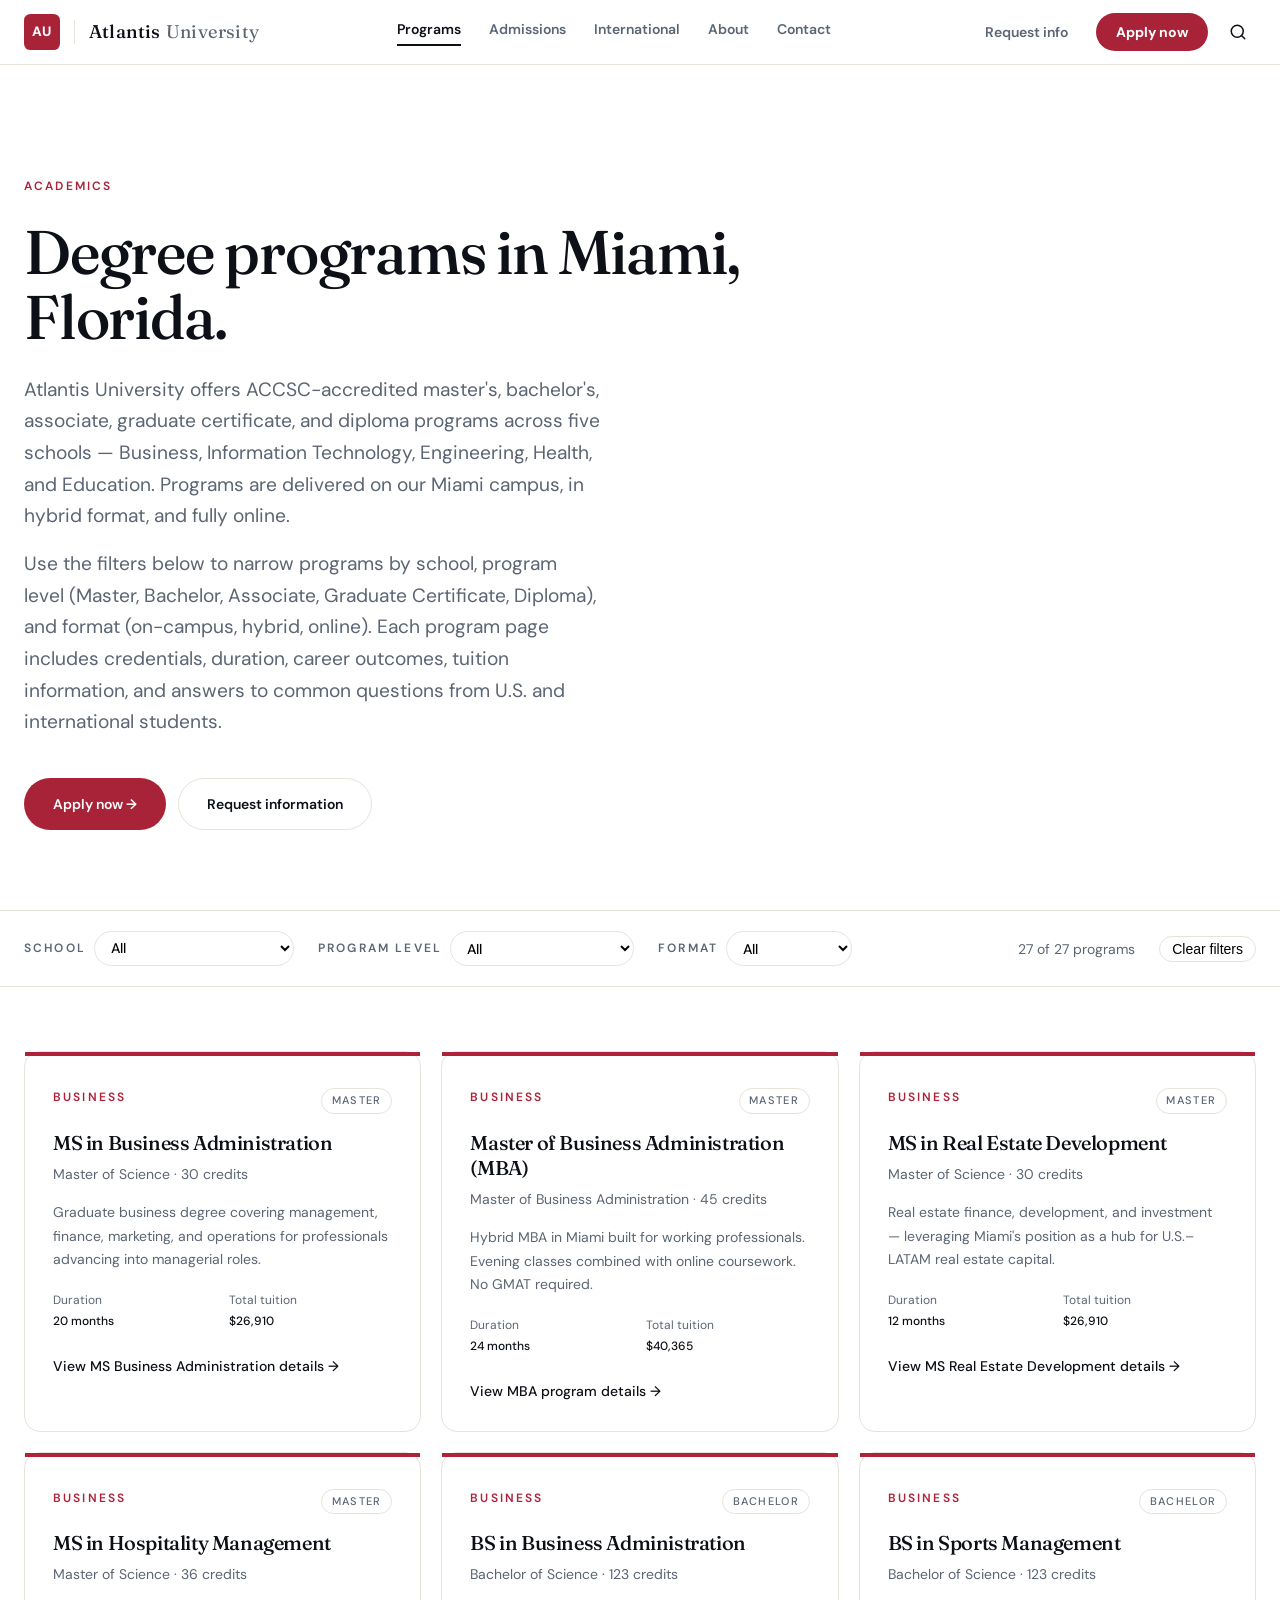
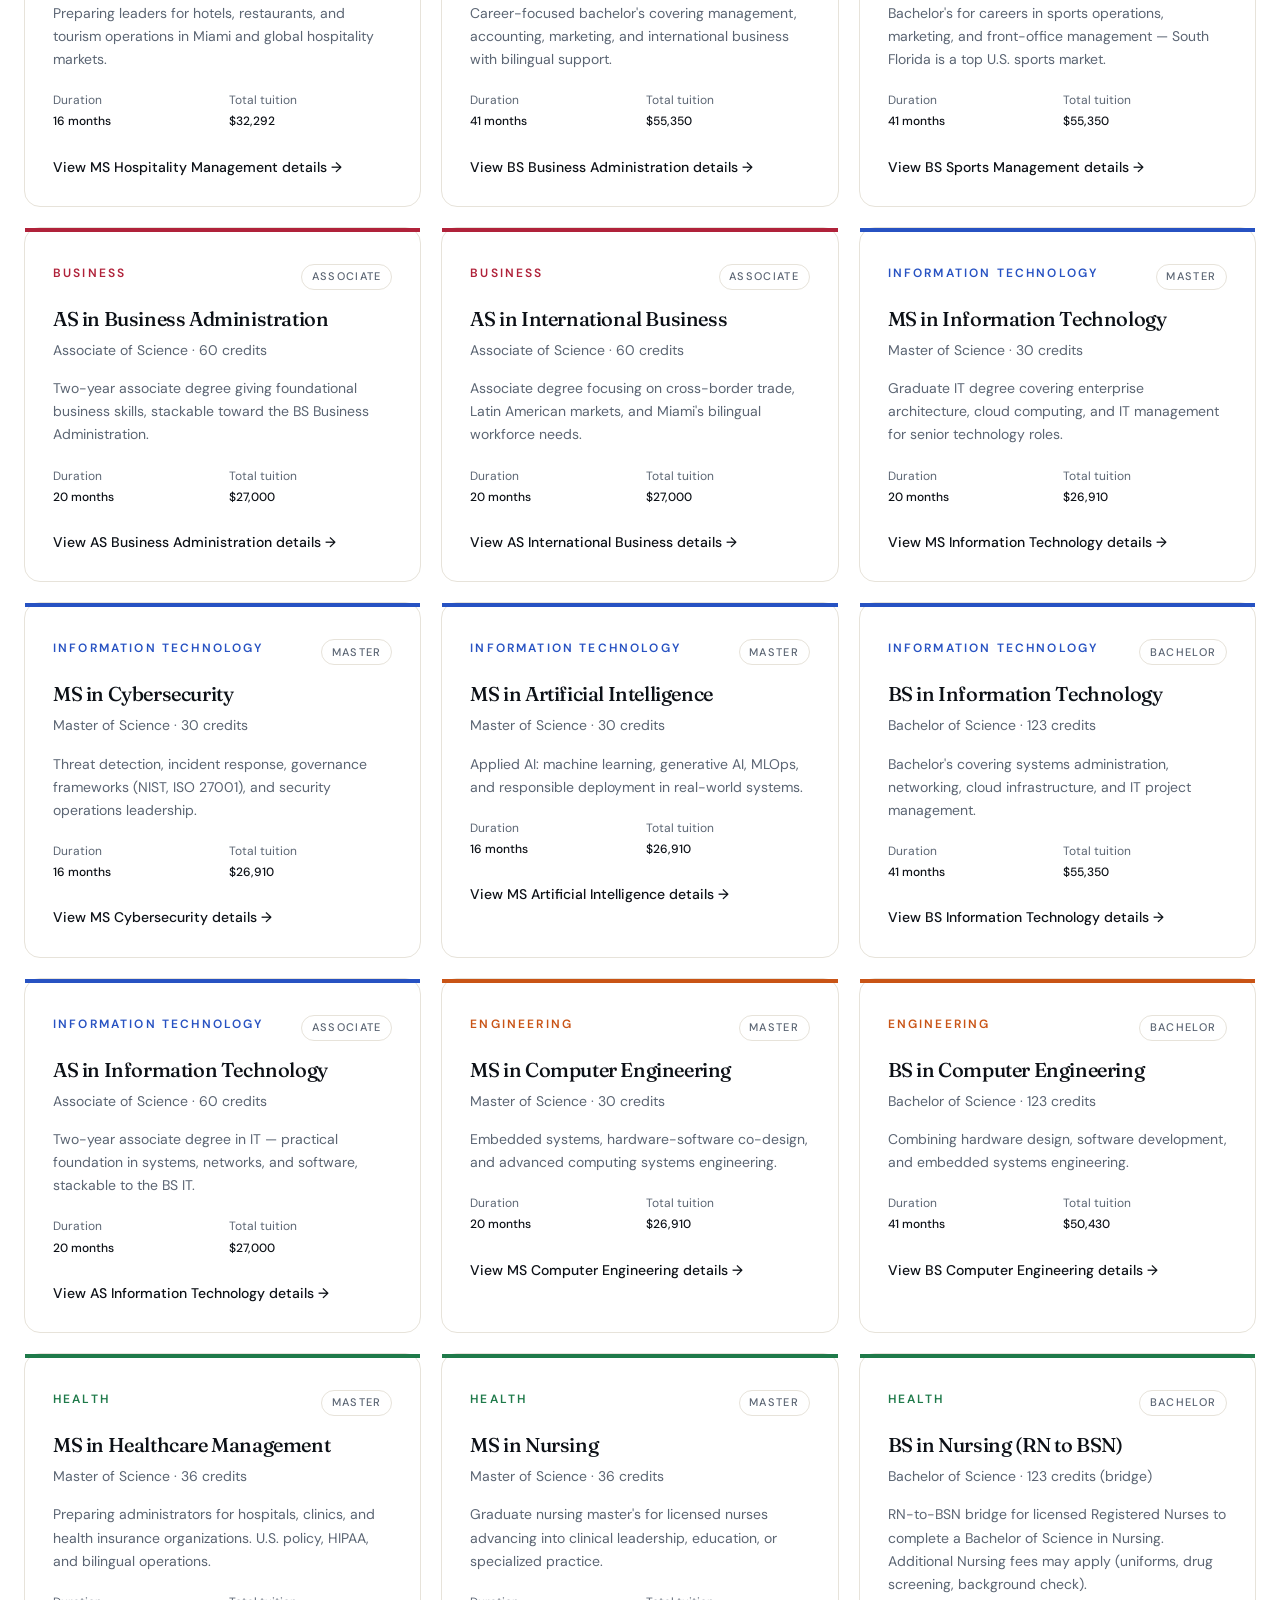
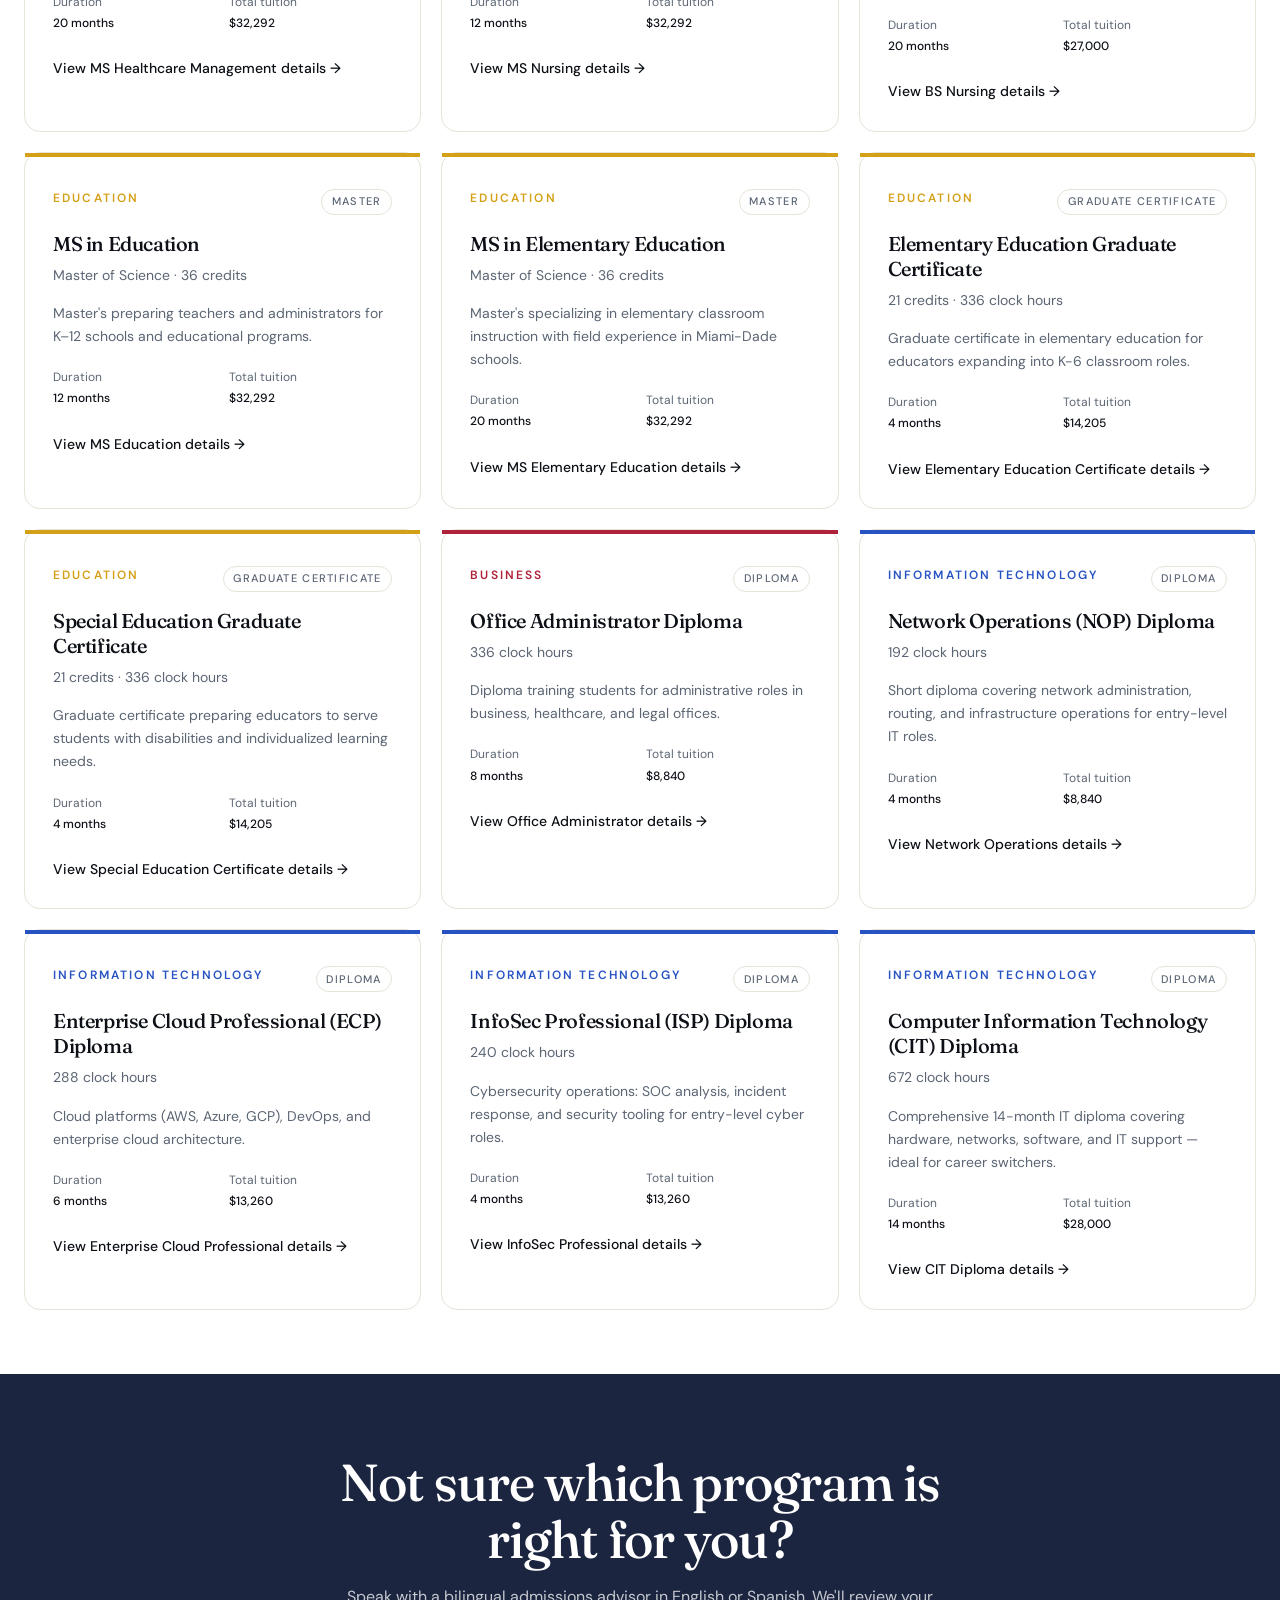
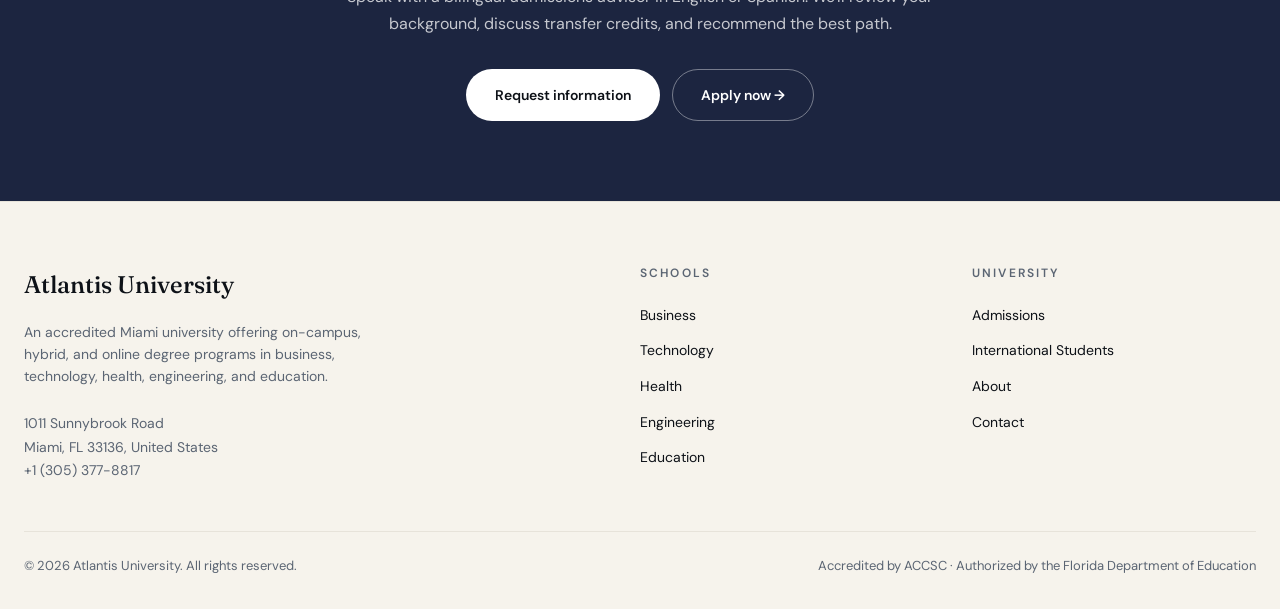
<file: programs.html>
<!DOCTYPE html>
<html lang="en">
<head>
  <meta charset="UTF-8" />
  <meta name="viewport" content="width=device-width, initial-scale=1.0" />
  <meta name="robots" content="index, follow" />

  <title>Degree Programs in Miami — Bachelor's, Master's &amp; Certificates | Atlantis University</title>
  <meta name="description" content="Browse all ACCSC-accredited degree and certificate programs at Atlantis University in Miami, Florida. Filter by school, degree level, and format (on-campus, hybrid, online). F-1 visa support for international students." />
  <link rel="canonical" href="https://atlantisuniversity.edu/programs" />

  <meta property="og:type" content="website" />
  <meta property="og:url" content="https://atlantisuniversity.edu/programs" />
  <meta property="og:title" content="Atlantis University — Degree Programs in Miami, Florida" />
  <meta property="og:description" content="Bachelor's, master's, and professional certificates across business, technology, health, engineering, and education — on-campus in Miami, hybrid, and online." />
  <meta name="twitter:card" content="summary_large_image" />
  <meta name="twitter:title" content="Atlantis University — Degree Programs in Miami, Florida" />
  <meta name="twitter:description" content="Bachelor's, master's, and professional certificates across business, technology, health, engineering, and education — on-campus in Miami, hybrid, and online." />

  <!-- ItemList JSON-LD: lists all programs as a structured collection -->
  <script type="application/ld+json">
  {
    "@context": "https://schema.org",
    "@type": "ItemList",
    "name": "Academic programs at Atlantis University",
    "description": "All master, bachelor, associate, graduate certificate, and diploma programs offered by Atlantis University in Miami, Florida.",
    "numberOfItems": 27,
    "itemListElement": [
      { "@type": "ListItem", "position": 1, "url": "https://atlantisuniversity.edu/programs/ms-business-administration", "name": "MS in Business Administration" },
      { "@type": "ListItem", "position": 2, "url": "https://atlantisuniversity.edu/programs/mba-miami", "name": "Master of Business Administration (MBA)" },
      { "@type": "ListItem", "position": 3, "url": "https://atlantisuniversity.edu/programs/ms-real-estate-development", "name": "MS in Real Estate Development" },
      { "@type": "ListItem", "position": 4, "url": "https://atlantisuniversity.edu/programs/ms-hospitality-management", "name": "MS in Hospitality Management" },
      { "@type": "ListItem", "position": 5, "url": "https://atlantisuniversity.edu/programs/bs-business-administration", "name": "BS in Business Administration" },
      { "@type": "ListItem", "position": 6, "url": "https://atlantisuniversity.edu/programs/bs-sports-management", "name": "BS in Sports Management" },
      { "@type": "ListItem", "position": 7, "url": "https://atlantisuniversity.edu/programs/as-business-administration", "name": "AS in Business Administration" },
      { "@type": "ListItem", "position": 8, "url": "https://atlantisuniversity.edu/programs/as-international-business", "name": "AS in International Business" },
      { "@type": "ListItem", "position": 9, "url": "https://atlantisuniversity.edu/programs/ms-information-technology", "name": "MS in Information Technology" },
      { "@type": "ListItem", "position": 10, "url": "https://atlantisuniversity.edu/programs/ms-cybersecurity", "name": "MS in Cybersecurity" },
      { "@type": "ListItem", "position": 11, "url": "https://atlantisuniversity.edu/programs/ms-artificial-intelligence", "name": "MS in Artificial Intelligence" },
      { "@type": "ListItem", "position": 12, "url": "https://atlantisuniversity.edu/programs/bs-information-technology", "name": "BS in Information Technology" },
      { "@type": "ListItem", "position": 13, "url": "https://atlantisuniversity.edu/programs/as-information-technology", "name": "AS in Information Technology" },
      { "@type": "ListItem", "position": 14, "url": "https://atlantisuniversity.edu/programs/ms-computer-engineering", "name": "MS in Computer Engineering" },
      { "@type": "ListItem", "position": 15, "url": "https://atlantisuniversity.edu/programs/bs-computer-engineering", "name": "BS in Computer Engineering" },
      { "@type": "ListItem", "position": 16, "url": "https://atlantisuniversity.edu/programs/ms-healthcare-management", "name": "MS in Healthcare Management" },
      { "@type": "ListItem", "position": 17, "url": "https://atlantisuniversity.edu/programs/ms-nursing", "name": "MS in Nursing" },
      { "@type": "ListItem", "position": 18, "url": "https://atlantisuniversity.edu/programs/bs-nursing-rn-to-bsn", "name": "BS in Nursing (RN to BSN)" },
      { "@type": "ListItem", "position": 19, "url": "https://atlantisuniversity.edu/programs/ms-education", "name": "MS in Education" },
      { "@type": "ListItem", "position": 20, "url": "https://atlantisuniversity.edu/programs/ms-elementary-education", "name": "MS in Elementary Education" },
      { "@type": "ListItem", "position": 21, "url": "https://atlantisuniversity.edu/programs/certificate-elementary-education", "name": "Elementary Education Graduate Certificate" },
      { "@type": "ListItem", "position": 22, "url": "https://atlantisuniversity.edu/programs/certificate-special-education", "name": "Special Education Graduate Certificate" },
      { "@type": "ListItem", "position": 23, "url": "https://atlantisuniversity.edu/programs/diploma-office-administrator", "name": "Office Administrator Diploma" },
      { "@type": "ListItem", "position": 24, "url": "https://atlantisuniversity.edu/programs/diploma-network-operations", "name": "Network Operations (NOP) Diploma" },
      { "@type": "ListItem", "position": 25, "url": "https://atlantisuniversity.edu/programs/diploma-enterprise-cloud", "name": "Enterprise Cloud Professional (ECP) Diploma" },
      { "@type": "ListItem", "position": 26, "url": "https://atlantisuniversity.edu/programs/diploma-infosec", "name": "InfoSec Professional (ISP) Diploma" },
      { "@type": "ListItem", "position": 27, "url": "https://atlantisuniversity.edu/programs/diploma-computer-information-technology", "name": "Computer Information Technology (CIT) Diploma" }
    ]
  }
  </script>

  <!-- BreadcrumbList -->
  <script type="application/ld+json">
  {
    "@context": "https://schema.org",
    "@type": "BreadcrumbList",
    "itemListElement": [
      { "@type": "ListItem", "position": 1, "name": "Home", "item": "https://atlantisuniversity.edu/" },
      { "@type": "ListItem", "position": 2, "name": "Programs", "item": "https://atlantisuniversity.edu/programs" }
    ]
  }
  </script>

  <link rel="preconnect" href="https://fonts.googleapis.com" />
  <link rel="preconnect" href="https://fonts.gstatic.com" crossorigin />
  <link href="https://fonts.googleapis.com/css2?family=DM+Sans:opsz,wght@9..40,400;9..40,500;9..40,600;9..40,700&family=Fraunces:opsz,wght@9..144,400;9..144,500;9..144,600&display=swap" rel="stylesheet" />
  <link rel="stylesheet" href="assets/shared.css?v=6" />

  <style>
    /* Programs-specific */
    .filterbar {
      position: sticky; top: 4rem; z-index: 30;
      background: rgba(255, 255, 255, 0.92);
      backdrop-filter: blur(12px);
      border-bottom: 1px solid var(--color-border);
      padding: 1.25rem 0;
    }
    .filterbar__row {
      display: flex; flex-wrap: wrap; align-items: center; gap: 1rem 1.5rem;
    }
    .filter-group { display: flex; align-items: center; gap: 0.5rem; }
    .filter-group__label {
      font-size: var(--fs-eyebrow); font-weight: 600;
      text-transform: uppercase; letter-spacing: 0.18em;
      color: var(--color-muted-foreground);
    }
    .filter-group select {
      font-family: var(--font-sans); font-size: var(--fs-small); font-weight: 500;
      padding: 0.4rem 0.75rem; border: 1px solid var(--color-border);
      border-radius: var(--radius-pill); background: var(--color-background);
      cursor: pointer;
    }
    .filterbar__count { margin-left: auto; font-size: var(--fs-small); color: var(--color-muted-foreground); }
    .filterbar__clear {
      font-size: var(--fs-small); font-weight: 500;
      padding: 0.25rem 0.75rem;
      border: 1px solid var(--color-border); border-radius: var(--radius-pill);
      background: transparent; cursor: pointer;
    }
    .filterbar__clear:hover { background: var(--color-sand); }

    .program-grid {
      display: grid; gap: 1.25rem;
      padding: 4rem 0;
    }
    @media (min-width: 768px) { .program-grid { grid-template-columns: repeat(2, 1fr); } }
    @media (min-width: 1024px) { .program-grid { grid-template-columns: repeat(3, 1fr); } }

    .pcard {
      position: relative;
      background: var(--color-card);
      border: 1px solid var(--color-border);
      border-radius: var(--radius-card);
      padding: 1.75rem;
      display: flex; flex-direction: column;
      transition: transform 200ms ease, box-shadow 200ms ease;
      text-decoration: none; color: inherit;
    }
    .pcard:hover { transform: translateY(-2px); box-shadow: 0 12px 40px -12px rgba(0,0,0,0.1); }
    .pcard__bar { position: absolute; top: 0; left: 0; right: 0; height: 4px; }
    .pcard__head { display: flex; justify-content: space-between; align-items: flex-start; gap: 0.75rem; margin-top: 0.5rem; }
    .pcard__school { font-size: var(--fs-eyebrow); font-weight: 600; text-transform: uppercase; letter-spacing: 0.18em; }
    .pcard__level {
      font-size: 0.6875rem; font-weight: 500; text-transform: uppercase;
      letter-spacing: 0.12em; padding: 0.2rem 0.6rem;
      border: 1px solid var(--color-border); border-radius: var(--radius-pill);
      color: var(--color-muted-foreground);
    }
    .pcard__title { margin-top: 1rem; font-size: 1.25rem; line-height: 1.25; }
    .pcard__credential { margin-top: 0.5rem; font-size: var(--fs-small); color: var(--color-muted-foreground); }
    .pcard__desc { margin-top: 1rem; font-size: var(--fs-small); color: var(--color-muted-foreground); line-height: 1.65; }
    .pcard__meta { margin-top: 1.25rem; display: grid; grid-template-columns: 1fr 1fr; gap: 0.75rem; font-size: 0.75rem; }
    .pcard__meta dt { color: var(--color-muted-foreground); }
    .pcard__meta dd { font-weight: 500; margin-top: 0.125rem; }
    .pcard__cta { margin-top: 1.5rem; font-size: var(--fs-small); font-weight: 500; }
    .pcard:hover .pcard__cta { text-decoration: underline; text-underline-offset: 4px; }
  </style>
</head>

<body>
  <!-- SITE HEADER -->
  <div class="utility-bar" role="complementary" aria-label="Utility menu"><div class="container utility-bar__inner"><a href="#" class="utility-bar__link">Online Campus</a><a href="#" class="utility-bar__link">Student Portal</a><a href="admissions.html#request-info" class="utility-bar__link">Request Info</a><a href="#" class="utility-bar__link">Help Desk</a><span class="utility-bar__lang">EN · ES</span></div></div><header class="site-header" role="banner">
    <div class="container site-header__inner">
      <a href="index.html" class="site-header__brand" aria-label="Atlantis University home"><span class="site-header__mark" aria-hidden="true">AU</span><span class="site-header__brand-divider" aria-hidden="true"></span><span class="site-header__wordmark">Atlantis<em>University</em></span></a>
      <nav class="site-header__nav" aria-label="Primary">
        <a href="programs.html" aria-current="page">Programs</a>
        <a href="admissions.html">Admissions</a>
        <a href="international.html">International</a>
        <a href="about.html">About</a>
        <a href="contact.html">Contact</a>
      </nav>
      <div class="site-header__actions">
        <a href="admissions.html#request-info" class="site-header__request">Request info</a>
        <a href="admissions.html#apply" class="site-header__apply">Apply now</a>
        <button type="button" class="site-header__search" aria-label="Open search"><svg width="18" height="18" viewBox="0 0 24 24" fill="none" stroke="currentColor" stroke-width="2" stroke-linecap="round" stroke-linejoin="round" aria-hidden="true"><circle cx="11" cy="11" r="8" /><path d="m21 21-4.3-4.3" /></svg></button>
      </div>
    </div>
  </header>

  <main>
    <!-- HERO -->
    <section class="page-hero" aria-labelledby="programs-title">
      <div class="container">
        <p class="eyebrow page-hero__eyebrow">Academics</p>
        <h1 id="programs-title" class="page-hero__title">Degree programs in Miami, Florida.</h1>
        <p class="page-hero__lead">Atlantis University offers ACCSC-accredited master's, bachelor's, associate, graduate certificate, and diploma programs across five schools — Business, Information Technology, Engineering, Health, and Education. Programs are delivered on our Miami campus, in hybrid format, and fully online.</p>
        <p class="page-hero__lead" style="margin-top: 1rem;">Use the filters below to narrow programs by school, program level (Master, Bachelor, Associate, Graduate Certificate, Diploma), and format (on-campus, hybrid, online). Each program page includes credentials, duration, career outcomes, tuition information, and answers to common questions from U.S. and international students.</p>
        <div class="page-hero__ctas">
          <a href="admissions.html#apply" class="btn btn--primary">Apply now →</a>
          <a href="admissions.html#request-info" class="btn btn--secondary">Request information</a>
        </div>
      </div>
    </section>

    <!-- FILTER BAR -->
    <section class="filterbar" aria-label="Filter programs">
      <div class="container filterbar__row">
        <div class="filter-group">
          <label for="filter-school" class="filter-group__label">School</label>
          <select id="filter-school" name="school">
            <option value="">All</option>
            <option value="business">Business</option>
            <option value="technology">Information Technology</option>
            <option value="engineering">Engineering</option>
            <option value="health">Health</option>
            <option value="education">Education</option>
          </select>
        </div>
        <div class="filter-group">
          <label for="filter-level" class="filter-group__label">Program level</label>
          <select id="filter-level" name="level">
            <option value="">All</option>
            <option>Master</option>
            <option>Bachelor</option>
            <option>Associate</option>
            <option>Graduate Certificate</option>
            <option>Diploma</option>
          </select>
        </div>
        <div class="filter-group">
          <label for="filter-format" class="filter-group__label">Format</label>
          <select id="filter-format" name="format">
            <option value="">All</option>
            <option>On-campus</option><option>Hybrid</option><option>Online</option>
          </select>
        </div>
        <span class="filterbar__count">27 of 27 programs</span>
        <button type="button" class="filterbar__clear">Clear filters</button>
      </div>
    </section>

    <!-- PROGRAM GRID -->
    <section aria-labelledby="program-list">
      <div class="container">
        <h2 id="program-list" class="sr-only">All programs</h2>
        <div class="program-grid">

          <!-- BUSINESS -->
          <a href="programs-ms-business-administration.html" class="pcard" data-school="business" data-level="Master">
            <div class="pcard__bar" style="background: var(--school-business);"></div>
            <div class="pcard__head"><span class="pcard__school" style="color: var(--school-business);">Business</span><span class="pcard__level">Master</span></div>
            <h3 class="pcard__title">MS in Business Administration</h3>
            <p class="pcard__credential">Master of Science · 30 credits</p>
            <p class="pcard__desc">Graduate business degree covering management, finance, marketing, and operations for professionals advancing into managerial roles.</p>
            <dl class="pcard__meta"><div><dt>Duration</dt><dd>20 months</dd></div><div><dt>Total tuition</dt><dd>$26,910</dd></div></dl>
            <span class="pcard__cta">View MS Business Administration details →</span>
          </a>

          <a href="programs-mba-miami.html" class="pcard" data-school="business" data-level="Master">
            <div class="pcard__bar" style="background: var(--school-business);"></div>
            <div class="pcard__head"><span class="pcard__school" style="color: var(--school-business);">Business</span><span class="pcard__level">Master</span></div>
            <h3 class="pcard__title">Master of Business Administration (MBA)</h3>
            <p class="pcard__credential">Master of Business Administration · 45 credits</p>
            <p class="pcard__desc">Hybrid MBA in Miami built for working professionals. Evening classes combined with online coursework. No GMAT required.</p>
            <dl class="pcard__meta"><div><dt>Duration</dt><dd>24 months</dd></div><div><dt>Total tuition</dt><dd>$40,365</dd></div></dl>
            <span class="pcard__cta">View MBA program details →</span>
          </a>

          <a href="programs-ms-real-estate-development.html" class="pcard" data-school="business" data-level="Master">
            <div class="pcard__bar" style="background: var(--school-business);"></div>
            <div class="pcard__head"><span class="pcard__school" style="color: var(--school-business);">Business</span><span class="pcard__level">Master</span></div>
            <h3 class="pcard__title">MS in Real Estate Development</h3>
            <p class="pcard__credential">Master of Science · 30 credits</p>
            <p class="pcard__desc">Real estate finance, development, and investment — leveraging Miami's position as a hub for U.S.–LATAM real estate capital.</p>
            <dl class="pcard__meta"><div><dt>Duration</dt><dd>12 months</dd></div><div><dt>Total tuition</dt><dd>$26,910</dd></div></dl>
            <span class="pcard__cta">View MS Real Estate Development details →</span>
          </a>

          <a href="programs-ms-hospitality-management.html" class="pcard" data-school="business" data-level="Master">
            <div class="pcard__bar" style="background: var(--school-business);"></div>
            <div class="pcard__head"><span class="pcard__school" style="color: var(--school-business);">Business</span><span class="pcard__level">Master</span></div>
            <h3 class="pcard__title">MS in Hospitality Management</h3>
            <p class="pcard__credential">Master of Science · 36 credits</p>
            <p class="pcard__desc">Preparing leaders for hotels, restaurants, and tourism operations in Miami and global hospitality markets.</p>
            <dl class="pcard__meta"><div><dt>Duration</dt><dd>16 months</dd></div><div><dt>Total tuition</dt><dd>$32,292</dd></div></dl>
            <span class="pcard__cta">View MS Hospitality Management details →</span>
          </a>

          <a href="programs-bs-business-administration.html" class="pcard" data-school="business" data-level="Bachelor">
            <div class="pcard__bar" style="background: var(--school-business);"></div>
            <div class="pcard__head"><span class="pcard__school" style="color: var(--school-business);">Business</span><span class="pcard__level">Bachelor</span></div>
            <h3 class="pcard__title">BS in Business Administration</h3>
            <p class="pcard__credential">Bachelor of Science · 123 credits</p>
            <p class="pcard__desc">Career-focused bachelor's covering management, accounting, marketing, and international business with bilingual support.</p>
            <dl class="pcard__meta"><div><dt>Duration</dt><dd>41 months</dd></div><div><dt>Total tuition</dt><dd>$55,350</dd></div></dl>
            <span class="pcard__cta">View BS Business Administration details →</span>
          </a>

          <a href="programs-bs-sports-management.html" class="pcard" data-school="business" data-level="Bachelor">
            <div class="pcard__bar" style="background: var(--school-business);"></div>
            <div class="pcard__head"><span class="pcard__school" style="color: var(--school-business);">Business</span><span class="pcard__level">Bachelor</span></div>
            <h3 class="pcard__title">BS in Sports Management</h3>
            <p class="pcard__credential">Bachelor of Science · 123 credits</p>
            <p class="pcard__desc">Bachelor's for careers in sports operations, marketing, and front-office management — South Florida is a top U.S. sports market.</p>
            <dl class="pcard__meta"><div><dt>Duration</dt><dd>41 months</dd></div><div><dt>Total tuition</dt><dd>$55,350</dd></div></dl>
            <span class="pcard__cta">View BS Sports Management details →</span>
          </a>

          <a href="programs-as-business-administration.html" class="pcard" data-school="business" data-level="Associate">
            <div class="pcard__bar" style="background: var(--school-business);"></div>
            <div class="pcard__head"><span class="pcard__school" style="color: var(--school-business);">Business</span><span class="pcard__level">Associate</span></div>
            <h3 class="pcard__title">AS in Business Administration</h3>
            <p class="pcard__credential">Associate of Science · 60 credits</p>
            <p class="pcard__desc">Two-year associate degree giving foundational business skills, stackable toward the BS Business Administration.</p>
            <dl class="pcard__meta"><div><dt>Duration</dt><dd>20 months</dd></div><div><dt>Total tuition</dt><dd>$27,000</dd></div></dl>
            <span class="pcard__cta">View AS Business Administration details →</span>
          </a>

          <a href="programs-as-international-business.html" class="pcard" data-school="business" data-level="Associate">
            <div class="pcard__bar" style="background: var(--school-business);"></div>
            <div class="pcard__head"><span class="pcard__school" style="color: var(--school-business);">Business</span><span class="pcard__level">Associate</span></div>
            <h3 class="pcard__title">AS in International Business</h3>
            <p class="pcard__credential">Associate of Science · 60 credits</p>
            <p class="pcard__desc">Associate degree focusing on cross-border trade, Latin American markets, and Miami's bilingual workforce needs.</p>
            <dl class="pcard__meta"><div><dt>Duration</dt><dd>20 months</dd></div><div><dt>Total tuition</dt><dd>$27,000</dd></div></dl>
            <span class="pcard__cta">View AS International Business details →</span>
          </a>

          <!-- INFORMATION TECHNOLOGY -->
          <a href="programs-ms-information-technology.html" class="pcard" data-school="technology" data-level="Master">
            <div class="pcard__bar" style="background: var(--school-tech);"></div>
            <div class="pcard__head"><span class="pcard__school" style="color: var(--school-tech);">Information Technology</span><span class="pcard__level">Master</span></div>
            <h3 class="pcard__title">MS in Information Technology</h3>
            <p class="pcard__credential">Master of Science · 30 credits</p>
            <p class="pcard__desc">Graduate IT degree covering enterprise architecture, cloud computing, and IT management for senior technology roles.</p>
            <dl class="pcard__meta"><div><dt>Duration</dt><dd>20 months</dd></div><div><dt>Total tuition</dt><dd>$26,910</dd></div></dl>
            <span class="pcard__cta">View MS Information Technology details →</span>
          </a>

          <a href="programs-ms-cybersecurity.html" class="pcard" data-school="technology" data-level="Master">
            <div class="pcard__bar" style="background: var(--school-tech);"></div>
            <div class="pcard__head"><span class="pcard__school" style="color: var(--school-tech);">Information Technology</span><span class="pcard__level">Master</span></div>
            <h3 class="pcard__title">MS in Cybersecurity</h3>
            <p class="pcard__credential">Master of Science · 30 credits</p>
            <p class="pcard__desc">Threat detection, incident response, governance frameworks (NIST, ISO 27001), and security operations leadership.</p>
            <dl class="pcard__meta"><div><dt>Duration</dt><dd>16 months</dd></div><div><dt>Total tuition</dt><dd>$26,910</dd></div></dl>
            <span class="pcard__cta">View MS Cybersecurity details →</span>
          </a>

          <a href="programs-ms-artificial-intelligence.html" class="pcard" data-school="technology" data-level="Master">
            <div class="pcard__bar" style="background: var(--school-tech);"></div>
            <div class="pcard__head"><span class="pcard__school" style="color: var(--school-tech);">Information Technology</span><span class="pcard__level">Master</span></div>
            <h3 class="pcard__title">MS in Artificial Intelligence</h3>
            <p class="pcard__credential">Master of Science · 30 credits</p>
            <p class="pcard__desc">Applied AI: machine learning, generative AI, MLOps, and responsible deployment in real-world systems.</p>
            <dl class="pcard__meta"><div><dt>Duration</dt><dd>16 months</dd></div><div><dt>Total tuition</dt><dd>$26,910</dd></div></dl>
            <span class="pcard__cta">View MS Artificial Intelligence details →</span>
          </a>

          <a href="programs-bs-information-technology.html" class="pcard" data-school="technology" data-level="Bachelor">
            <div class="pcard__bar" style="background: var(--school-tech);"></div>
            <div class="pcard__head"><span class="pcard__school" style="color: var(--school-tech);">Information Technology</span><span class="pcard__level">Bachelor</span></div>
            <h3 class="pcard__title">BS in Information Technology</h3>
            <p class="pcard__credential">Bachelor of Science · 123 credits</p>
            <p class="pcard__desc">Bachelor's covering systems administration, networking, cloud infrastructure, and IT project management.</p>
            <dl class="pcard__meta"><div><dt>Duration</dt><dd>41 months</dd></div><div><dt>Total tuition</dt><dd>$55,350</dd></div></dl>
            <span class="pcard__cta">View BS Information Technology details →</span>
          </a>

          <a href="programs-as-information-technology.html" class="pcard" data-school="technology" data-level="Associate">
            <div class="pcard__bar" style="background: var(--school-tech);"></div>
            <div class="pcard__head"><span class="pcard__school" style="color: var(--school-tech);">Information Technology</span><span class="pcard__level">Associate</span></div>
            <h3 class="pcard__title">AS in Information Technology</h3>
            <p class="pcard__credential">Associate of Science · 60 credits</p>
            <p class="pcard__desc">Two-year associate degree in IT — practical foundation in systems, networks, and software, stackable to the BS IT.</p>
            <dl class="pcard__meta"><div><dt>Duration</dt><dd>20 months</dd></div><div><dt>Total tuition</dt><dd>$27,000</dd></div></dl>
            <span class="pcard__cta">View AS Information Technology details →</span>
          </a>

          <!-- ENGINEERING -->
          <a href="programs-ms-computer-engineering.html" class="pcard" data-school="engineering" data-level="Master">
            <div class="pcard__bar" style="background: var(--school-eng);"></div>
            <div class="pcard__head"><span class="pcard__school" style="color: var(--school-eng);">Engineering</span><span class="pcard__level">Master</span></div>
            <h3 class="pcard__title">MS in Computer Engineering</h3>
            <p class="pcard__credential">Master of Science · 30 credits</p>
            <p class="pcard__desc">Embedded systems, hardware-software co-design, and advanced computing systems engineering.</p>
            <dl class="pcard__meta"><div><dt>Duration</dt><dd>20 months</dd></div><div><dt>Total tuition</dt><dd>$26,910</dd></div></dl>
            <span class="pcard__cta">View MS Computer Engineering details →</span>
          </a>

          <a href="programs-bs-computer-engineering.html" class="pcard" data-school="engineering" data-level="Bachelor">
            <div class="pcard__bar" style="background: var(--school-eng);"></div>
            <div class="pcard__head"><span class="pcard__school" style="color: var(--school-eng);">Engineering</span><span class="pcard__level">Bachelor</span></div>
            <h3 class="pcard__title">BS in Computer Engineering</h3>
            <p class="pcard__credential">Bachelor of Science · 123 credits</p>
            <p class="pcard__desc">Combining hardware design, software development, and embedded systems engineering.</p>
            <dl class="pcard__meta"><div><dt>Duration</dt><dd>41 months</dd></div><div><dt>Total tuition</dt><dd>$50,430</dd></div></dl>
            <span class="pcard__cta">View BS Computer Engineering details →</span>
          </a>

          <!-- HEALTH -->
          <a href="programs-ms-healthcare-management.html" class="pcard" data-school="health" data-level="Master">
            <div class="pcard__bar" style="background: var(--school-health);"></div>
            <div class="pcard__head"><span class="pcard__school" style="color: var(--school-health);">Health</span><span class="pcard__level">Master</span></div>
            <h3 class="pcard__title">MS in Healthcare Management</h3>
            <p class="pcard__credential">Master of Science · 36 credits</p>
            <p class="pcard__desc">Preparing administrators for hospitals, clinics, and health insurance organizations. U.S. policy, HIPAA, and bilingual operations.</p>
            <dl class="pcard__meta"><div><dt>Duration</dt><dd>20 months</dd></div><div><dt>Total tuition</dt><dd>$32,292</dd></div></dl>
            <span class="pcard__cta">View MS Healthcare Management details →</span>
          </a>

          <a href="programs-ms-nursing.html" class="pcard" data-school="health" data-level="Master">
            <div class="pcard__bar" style="background: var(--school-health);"></div>
            <div class="pcard__head"><span class="pcard__school" style="color: var(--school-health);">Health</span><span class="pcard__level">Master</span></div>
            <h3 class="pcard__title">MS in Nursing</h3>
            <p class="pcard__credential">Master of Science · 36 credits</p>
            <p class="pcard__desc">Graduate nursing master's for licensed nurses advancing into clinical leadership, education, or specialized practice.</p>
            <dl class="pcard__meta"><div><dt>Duration</dt><dd>12 months</dd></div><div><dt>Total tuition</dt><dd>$32,292</dd></div></dl>
            <span class="pcard__cta">View MS Nursing details →</span>
          </a>

          <a href="programs-bs-nursing-rn-to-bsn.html" class="pcard" data-school="health" data-level="Bachelor">
            <div class="pcard__bar" style="background: var(--school-health);"></div>
            <div class="pcard__head"><span class="pcard__school" style="color: var(--school-health);">Health</span><span class="pcard__level">Bachelor</span></div>
            <h3 class="pcard__title">BS in Nursing (RN to BSN)</h3>
            <p class="pcard__credential">Bachelor of Science · 123 credits (bridge)</p>
            <p class="pcard__desc">RN-to-BSN bridge for licensed Registered Nurses to complete a Bachelor of Science in Nursing. Additional Nursing fees may apply (uniforms, drug screening, background check).</p>
            <dl class="pcard__meta"><div><dt>Duration</dt><dd>20 months</dd></div><div><dt>Total tuition</dt><dd>$27,000</dd></div></dl>
            <span class="pcard__cta">View BS Nursing details →</span>
          </a>

          <!-- EDUCATION -->
          <a href="programs-ms-education.html" class="pcard" data-school="education" data-level="Master">
            <div class="pcard__bar" style="background: var(--school-edu);"></div>
            <div class="pcard__head"><span class="pcard__school" style="color: var(--school-edu);">Education</span><span class="pcard__level">Master</span></div>
            <h3 class="pcard__title">MS in Education</h3>
            <p class="pcard__credential">Master of Science · 36 credits</p>
            <p class="pcard__desc">Master's preparing teachers and administrators for K–12 schools and educational programs.</p>
            <dl class="pcard__meta"><div><dt>Duration</dt><dd>12 months</dd></div><div><dt>Total tuition</dt><dd>$32,292</dd></div></dl>
            <span class="pcard__cta">View MS Education details →</span>
          </a>

          <a href="programs-ms-elementary-education.html" class="pcard" data-school="education" data-level="Master">
            <div class="pcard__bar" style="background: var(--school-edu);"></div>
            <div class="pcard__head"><span class="pcard__school" style="color: var(--school-edu);">Education</span><span class="pcard__level">Master</span></div>
            <h3 class="pcard__title">MS in Elementary Education</h3>
            <p class="pcard__credential">Master of Science · 36 credits</p>
            <p class="pcard__desc">Master's specializing in elementary classroom instruction with field experience in Miami-Dade schools.</p>
            <dl class="pcard__meta"><div><dt>Duration</dt><dd>20 months</dd></div><div><dt>Total tuition</dt><dd>$32,292</dd></div></dl>
            <span class="pcard__cta">View MS Elementary Education details →</span>
          </a>

          <!-- GRADUATE CERTIFICATES -->
          <a href="programs-certificate-elementary-education.html" class="pcard" data-school="education" data-level="Graduate Certificate">
            <div class="pcard__bar" style="background: var(--school-edu);"></div>
            <div class="pcard__head"><span class="pcard__school" style="color: var(--school-edu);">Education</span><span class="pcard__level">Graduate Certificate</span></div>
            <h3 class="pcard__title">Elementary Education Graduate Certificate</h3>
            <p class="pcard__credential">21 credits · 336 clock hours</p>
            <p class="pcard__desc">Graduate certificate in elementary education for educators expanding into K-6 classroom roles.</p>
            <dl class="pcard__meta"><div><dt>Duration</dt><dd>4 months</dd></div><div><dt>Total tuition</dt><dd>$14,205</dd></div></dl>
            <span class="pcard__cta">View Elementary Education Certificate details →</span>
          </a>

          <a href="programs-certificate-special-education.html" class="pcard" data-school="education" data-level="Graduate Certificate">
            <div class="pcard__bar" style="background: var(--school-edu);"></div>
            <div class="pcard__head"><span class="pcard__school" style="color: var(--school-edu);">Education</span><span class="pcard__level">Graduate Certificate</span></div>
            <h3 class="pcard__title">Special Education Graduate Certificate</h3>
            <p class="pcard__credential">21 credits · 336 clock hours</p>
            <p class="pcard__desc">Graduate certificate preparing educators to serve students with disabilities and individualized learning needs.</p>
            <dl class="pcard__meta"><div><dt>Duration</dt><dd>4 months</dd></div><div><dt>Total tuition</dt><dd>$14,205</dd></div></dl>
            <span class="pcard__cta">View Special Education Certificate details →</span>
          </a>

          <!-- DIPLOMAS -->
          <a href="programs-diploma-office-administrator.html" class="pcard" data-school="business" data-level="Diploma">
            <div class="pcard__bar" style="background: var(--school-business);"></div>
            <div class="pcard__head"><span class="pcard__school" style="color: var(--school-business);">Business</span><span class="pcard__level">Diploma</span></div>
            <h3 class="pcard__title">Office Administrator Diploma</h3>
            <p class="pcard__credential">336 clock hours</p>
            <p class="pcard__desc">Diploma training students for administrative roles in business, healthcare, and legal offices.</p>
            <dl class="pcard__meta"><div><dt>Duration</dt><dd>8 months</dd></div><div><dt>Total tuition</dt><dd>$8,840</dd></div></dl>
            <span class="pcard__cta">View Office Administrator details →</span>
          </a>

          <a href="programs-diploma-network-operations.html" class="pcard" data-school="technology" data-level="Diploma">
            <div class="pcard__bar" style="background: var(--school-tech);"></div>
            <div class="pcard__head"><span class="pcard__school" style="color: var(--school-tech);">Information Technology</span><span class="pcard__level">Diploma</span></div>
            <h3 class="pcard__title">Network Operations (NOP) Diploma</h3>
            <p class="pcard__credential">192 clock hours</p>
            <p class="pcard__desc">Short diploma covering network administration, routing, and infrastructure operations for entry-level IT roles.</p>
            <dl class="pcard__meta"><div><dt>Duration</dt><dd>4 months</dd></div><div><dt>Total tuition</dt><dd>$8,840</dd></div></dl>
            <span class="pcard__cta">View Network Operations details →</span>
          </a>

          <a href="programs-diploma-enterprise-cloud.html" class="pcard" data-school="technology" data-level="Diploma">
            <div class="pcard__bar" style="background: var(--school-tech);"></div>
            <div class="pcard__head"><span class="pcard__school" style="color: var(--school-tech);">Information Technology</span><span class="pcard__level">Diploma</span></div>
            <h3 class="pcard__title">Enterprise Cloud Professional (ECP) Diploma</h3>
            <p class="pcard__credential">288 clock hours</p>
            <p class="pcard__desc">Cloud platforms (AWS, Azure, GCP), DevOps, and enterprise cloud architecture.</p>
            <dl class="pcard__meta"><div><dt>Duration</dt><dd>6 months</dd></div><div><dt>Total tuition</dt><dd>$13,260</dd></div></dl>
            <span class="pcard__cta">View Enterprise Cloud Professional details →</span>
          </a>

          <a href="programs-diploma-infosec.html" class="pcard" data-school="technology" data-level="Diploma">
            <div class="pcard__bar" style="background: var(--school-tech);"></div>
            <div class="pcard__head"><span class="pcard__school" style="color: var(--school-tech);">Information Technology</span><span class="pcard__level">Diploma</span></div>
            <h3 class="pcard__title">InfoSec Professional (ISP) Diploma</h3>
            <p class="pcard__credential">240 clock hours</p>
            <p class="pcard__desc">Cybersecurity operations: SOC analysis, incident response, and security tooling for entry-level cyber roles.</p>
            <dl class="pcard__meta"><div><dt>Duration</dt><dd>4 months</dd></div><div><dt>Total tuition</dt><dd>$13,260</dd></div></dl>
            <span class="pcard__cta">View InfoSec Professional details →</span>
          </a>

          <a href="programs-diploma-computer-information-technology.html" class="pcard" data-school="technology" data-level="Diploma">
            <div class="pcard__bar" style="background: var(--school-tech);"></div>
            <div class="pcard__head"><span class="pcard__school" style="color: var(--school-tech);">Information Technology</span><span class="pcard__level">Diploma</span></div>
            <h3 class="pcard__title">Computer Information Technology (CIT) Diploma</h3>
            <p class="pcard__credential">672 clock hours</p>
            <p class="pcard__desc">Comprehensive 14-month IT diploma covering hardware, networks, software, and IT support — ideal for career switchers.</p>
            <dl class="pcard__meta"><div><dt>Duration</dt><dd>14 months</dd></div><div><dt>Total tuition</dt><dd>$28,000</dd></div></dl>
            <span class="pcard__cta">View CIT Diploma details →</span>
          </a>

        </div>
      </div>
    </section>

    <!-- FINAL CTA -->
    <section class="finalcta finalcta--centered" aria-labelledby="programs-cta">
      <div class="container finalcta__grid">
        <div class="finalcta__copy"><h2 id="programs-cta">Not sure which program is right for you?</h2><p>Speak with a bilingual admissions advisor in English or Spanish. We'll review your background, discuss transfer credits, and recommend the best path.</p></div>
        <div class="finalcta__ctas"><a href="admissions.html#request-info" class="btn btn--inverse">Request information</a><a href="admissions.html#apply" class="btn btn--inverse-outline">Apply now →</a></div>
      </div>
    </section>
  </main>

  <!-- SITE FOOTER -->
  <footer class="site-footer" role="contentinfo">
    <div class="container">
      <div class="site-footer__grid">
        <div><p class="site-footer__brand">Atlantis University</p><p class="site-footer__about">An accredited Miami university offering on-campus, hybrid, and online degree programs in business, technology, health, engineering, and education.</p><address class="site-footer__address">1011 Sunnybrook Road<br />Miami, FL 33136, United States<br />+1 (305) 377-8817</address></div>
        <div class="site-footer__col"><h4>Schools</h4><ul><li><a href="schools-business.html">Business</a></li><li><a href="schools-technology.html">Technology</a></li><li><a href="schools-health.html">Health</a></li><li><a href="schools-engineering.html">Engineering</a></li><li><a href="schools-education.html">Education</a></li></ul></div>
        <div class="site-footer__col"><h4>University</h4><ul><li><a href="admissions.html">Admissions</a></li><li><a href="international.html">International Students</a></li><li><a href="about.html">About</a></li><li><a href="contact.html">Contact</a></li></ul></div>
      </div>
      <div class="site-footer__bottom"><p>© 2026 Atlantis University. All rights reserved.</p><p>Accredited by ACCSC · Authorized by the Florida Department of Education</p></div>
    </div>
  </footer>
</body>
</html>
</file>
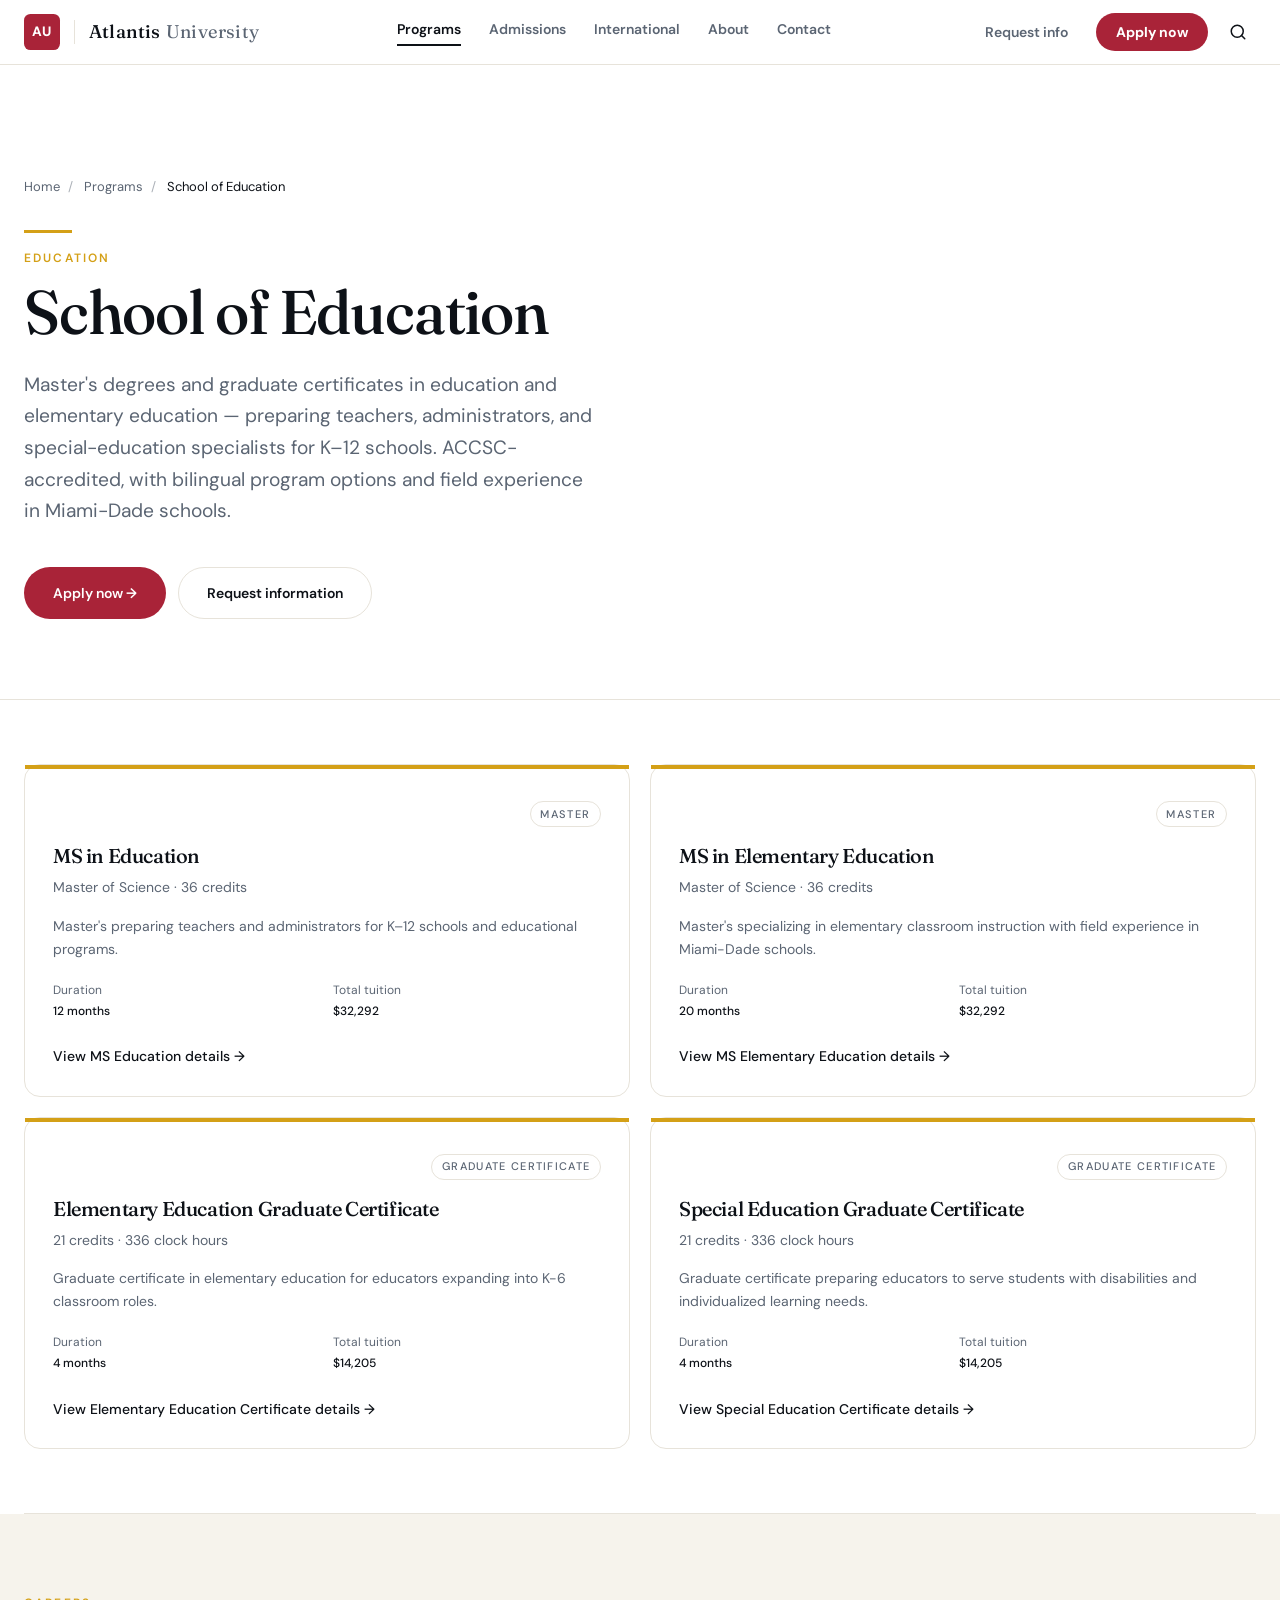
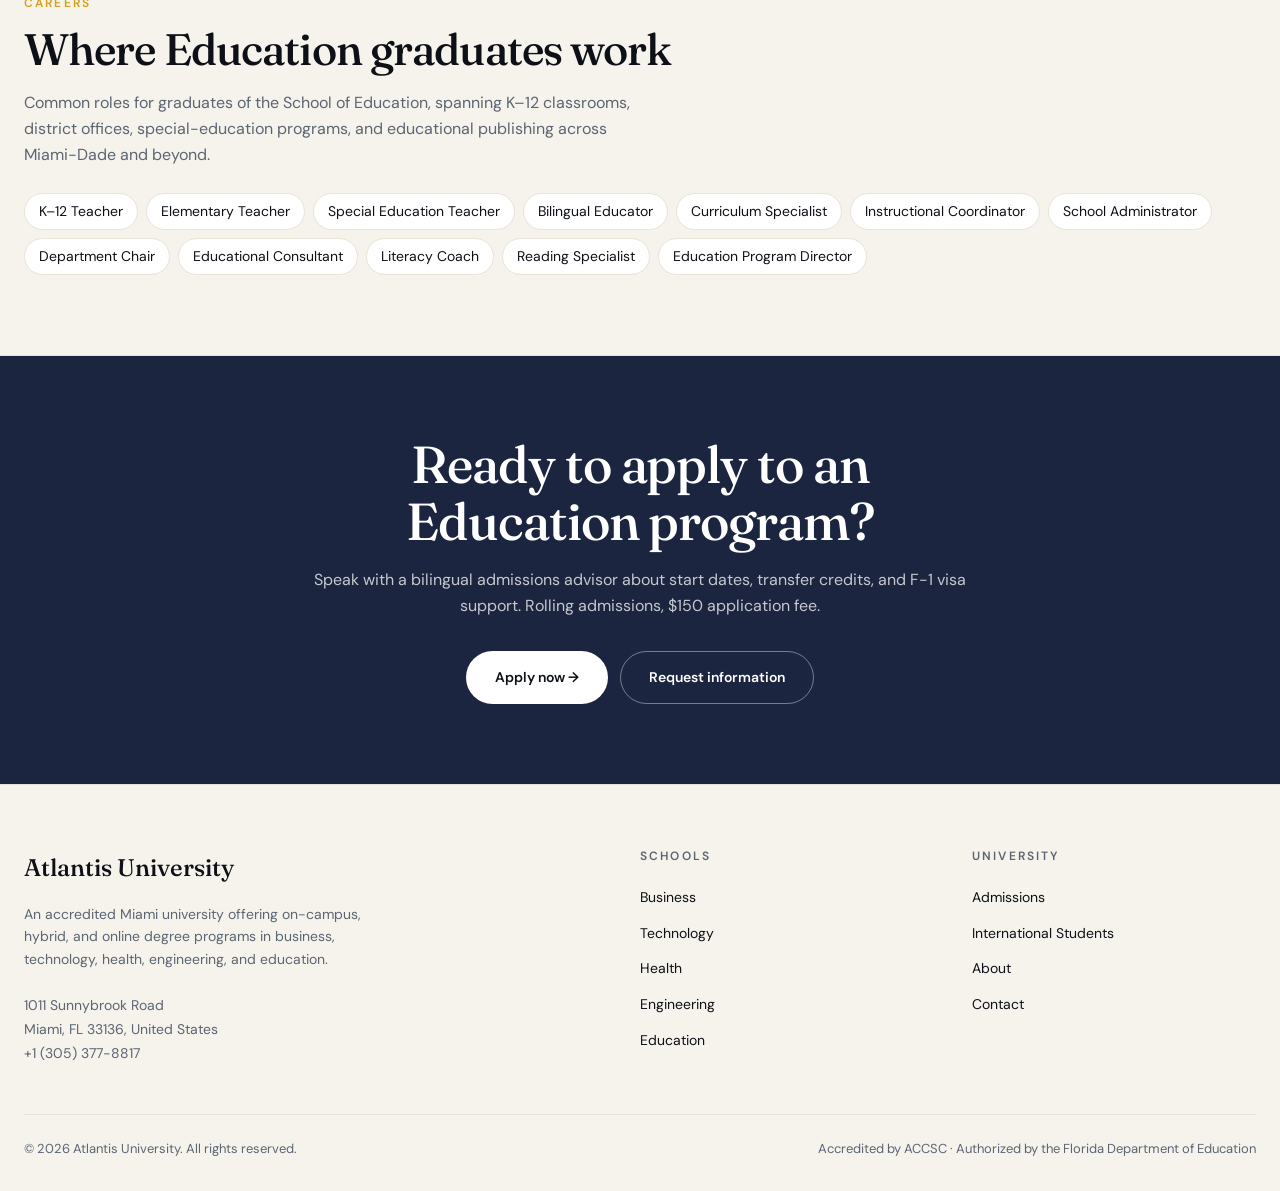
<file: schools-education.html>
<!DOCTYPE html>
<html lang="en">
<head>
  <meta charset="UTF-8" />
  <meta name="viewport" content="width=device-width, initial-scale=1.0" />
  <meta name="robots" content="index, follow" />

  <title>School of Education — Education Degrees and Certificates in Miami | Atlantis University</title>
  <meta name="description" content="Atlantis University's School of Education offers ACCSC-accredited master's degrees and graduate certificates in education and elementary education — preparing teachers and administrators for K–12 schools." />
  <link rel="canonical" href="https://atlantisuniversity.edu/schools/education" />

  <meta property="og:type" content="website" />
  <meta property="og:url" content="https://atlantisuniversity.edu/schools/education" />
  <meta property="og:title" content="School of Education — Atlantis University" />
  <meta property="og:description" content="Education degrees and certificates in Miami: MS Education, MS Elementary Education, Elementary Education Certificate, Special Education Certificate." />
  <meta name="twitter:card" content="summary_large_image" />
  <meta name="twitter:title" content="School of Education — Atlantis University" />
  <meta name="twitter:description" content="Education degrees and certificates in Miami: MS Education, MS Elementary Education, Elementary Education Certificate, Special Education Certificate." />

  <script type="application/ld+json">
  {
    "@context": "https://schema.org",
    "@type": "BreadcrumbList",
    "itemListElement": [
      { "@type": "ListItem", "position": 1, "name": "Home", "item": "https://atlantisuniversity.edu/" },
      { "@type": "ListItem", "position": 2, "name": "Programs", "item": "https://atlantisuniversity.edu/programs" },
      { "@type": "ListItem", "position": 3, "name": "School of Education", "item": "https://atlantisuniversity.edu/schools/education" }
    ]
  }
  </script>

  <script type="application/ld+json">
  {
    "@context": "https://schema.org",
    "@type": "ItemList",
    "name": "Atlantis University School of Education — programs",
    "numberOfItems": 4,
    "itemListElement": [
      { "@type": "ListItem", "position": 1, "url": "https://atlantisuniversity.edu/programs/ms-education", "name": "MS in Education" },
      { "@type": "ListItem", "position": 2, "url": "https://atlantisuniversity.edu/programs/ms-elementary-education", "name": "MS in Elementary Education" },
      { "@type": "ListItem", "position": 3, "url": "https://atlantisuniversity.edu/programs/certificate-elementary-education", "name": "Elementary Education Graduate Certificate" },
      { "@type": "ListItem", "position": 4, "url": "https://atlantisuniversity.edu/programs/certificate-special-education", "name": "Special Education Graduate Certificate" }
    ]
  }
  </script>

  <link rel="preconnect" href="https://fonts.googleapis.com" />
  <link rel="preconnect" href="https://fonts.gstatic.com" crossorigin />
  <link href="https://fonts.googleapis.com/css2?family=DM+Sans:opsz,wght@9..40,400;9..40,500;9..40,600;9..40,700&family=Fraunces:opsz,wght@9..144,400;9..144,500;9..144,600&display=swap" rel="stylesheet" />
  <link rel="stylesheet" href="assets/shared.css?v=6" />

  <style>
    body { --accent: var(--school-edu); }

    .school-hero__bar { width: 3rem; height: 3px; background: var(--accent); margin-bottom: 1rem; }
    .school-hero__school-link, .school-eyebrow { color: var(--accent); }

    .careers { background: var(--color-sand); padding: 5rem 0; border-bottom: 1px solid var(--color-border); }
    .careers__list { display: flex; flex-wrap: wrap; gap: 0.5rem; margin-top: 1.5rem; }
    .careers__list li {
      font-size: var(--fs-small); padding: 0.4rem 0.875rem;
      border: 1px solid var(--color-border); border-radius: var(--radius-pill);
      background: var(--color-background);
    }

    .programs-list { display: grid; gap: 1.25rem; padding: 4rem 0; border-bottom: 1px solid var(--color-border); }
    @media (min-width: 768px) { .programs-list { grid-template-columns: repeat(2, 1fr); } }
    .pcard {
      position: relative; background: var(--color-card); border: 1px solid var(--color-border);
      border-radius: var(--radius-card); padding: 1.75rem;
      display: flex; flex-direction: column;
      transition: transform 200ms ease, box-shadow 200ms ease;
      text-decoration: none; color: inherit;
    }
    .pcard:hover { transform: translateY(-2px); box-shadow: 0 12px 40px -12px rgba(0,0,0,0.1); }
    .pcard__bar { position: absolute; top: 0; left: 0; right: 0; height: 4px; background: var(--accent); }
    .pcard__head { display: flex; justify-content: space-between; align-items: flex-start; gap: 0.75rem; margin-top: 0.5rem; }
    .pcard__level {
      font-size: 0.6875rem; font-weight: 500; text-transform: uppercase; letter-spacing: 0.12em;
      padding: 0.2rem 0.6rem; border: 1px solid var(--color-border);
      border-radius: var(--radius-pill); color: var(--color-muted-foreground);
    }
    .pcard__title { margin-top: 1rem; font-size: 1.25rem; line-height: 1.25; }
    .pcard__credential { margin-top: 0.5rem; font-size: var(--fs-small); color: var(--color-muted-foreground); }
    .pcard__desc { margin-top: 1rem; font-size: var(--fs-small); color: var(--color-muted-foreground); line-height: 1.65; }
    .pcard__meta { margin-top: 1.25rem; display: grid; grid-template-columns: 1fr 1fr; gap: 0.75rem; font-size: 0.75rem; }
    .pcard__meta dt { color: var(--color-muted-foreground); }
    .pcard__meta dd { font-weight: 500; margin-top: 0.125rem; font-variant-numeric: tabular-nums; }
    .pcard__cta { margin-top: 1.5rem; font-size: var(--fs-small); font-weight: 500; }
    .pcard:hover .pcard__cta { text-decoration: underline; text-underline-offset: 4px; }
  </style>
</head>

<body>
  <div class="utility-bar" role="complementary" aria-label="Utility menu"><div class="container utility-bar__inner"><a href="#" class="utility-bar__link">Online Campus</a><a href="#" class="utility-bar__link">Student Portal</a><a href="admissions.html#request-info" class="utility-bar__link">Request Info</a><a href="#" class="utility-bar__link">Help Desk</a><span class="utility-bar__lang">EN · ES</span></div></div><header class="site-header" role="banner">
    <div class="container site-header__inner">
      <a href="index.html" class="site-header__brand" aria-label="Atlantis University home"><span class="site-header__mark" aria-hidden="true">AU</span><span class="site-header__brand-divider" aria-hidden="true"></span><span class="site-header__wordmark">Atlantis<em>University</em></span></a>
      <nav class="site-header__nav" aria-label="Primary">
        <a href="programs.html" aria-current="page">Programs</a>
        <a href="admissions.html">Admissions</a>
        <a href="international.html">International</a>
        <a href="about.html">About</a>
        <a href="contact.html">Contact</a>
      </nav>
      <div class="site-header__actions">
        <a href="admissions.html#request-info" class="site-header__request">Request info</a>
        <a href="admissions.html#apply" class="site-header__apply">Apply now</a>
        <button type="button" class="site-header__search" aria-label="Open search"><svg width="18" height="18" viewBox="0 0 24 24" fill="none" stroke="currentColor" stroke-width="2" stroke-linecap="round" stroke-linejoin="round" aria-hidden="true"><circle cx="11" cy="11" r="8" /><path d="m21 21-4.3-4.3" /></svg></button>
      </div>
    </div>
  </header>

  <main>
    <section class="page-hero" aria-labelledby="school-title">
      <div class="container">
        <nav aria-label="Breadcrumb" class="breadcrumb">
          <a href="index.html">Home</a><span class="breadcrumb__sep">/</span>
          <a href="programs.html">Programs</a><span class="breadcrumb__sep">/</span>
          <span class="breadcrumb__current">School of Education</span>
        </nav>
        <div class="school-hero__bar"></div>
        <p class="eyebrow school-eyebrow">Education</p>
        <h1 id="school-title" class="page-hero__title" style="margin-top: 0.75rem;">School of Education</h1>
        <p class="page-hero__lead">Master's degrees and graduate certificates in education and elementary education — preparing teachers, administrators, and special-education specialists for K–12 schools. ACCSC-accredited, with bilingual program options and field experience in Miami-Dade schools.</p>
        <div class="page-hero__ctas">
          <a href="admissions.html#apply" class="btn btn--primary">Apply now →</a>
          <a href="admissions.html#request-info" class="btn btn--secondary">Request information</a>
        </div>
      </div>
    </section>

    <section aria-labelledby="programs-heading">
      <div class="container">
        <h2 id="programs-heading" class="sr-only">Programs in the School of Education</h2>
        <div class="programs-list">
          <a href="programs-ms-education.html" class="pcard" data-level="Master">
            <div class="pcard__bar"></div>
            <div class="pcard__head"><span></span><span class="pcard__level">Master</span></div>
            <h3 class="pcard__title">MS in Education</h3>
            <p class="pcard__credential">Master of Science · 36 credits</p>
            <p class="pcard__desc">Master's preparing teachers and administrators for K–12 schools and educational programs.</p>
            <dl class="pcard__meta"><div><dt>Duration</dt><dd>12 months</dd></div><div><dt>Total tuition</dt><dd>$32,292</dd></div></dl>
            <span class="pcard__cta">View MS Education details →</span>
          </a>
          <a href="programs-ms-elementary-education.html" class="pcard" data-level="Master">
            <div class="pcard__bar"></div>
            <div class="pcard__head"><span></span><span class="pcard__level">Master</span></div>
            <h3 class="pcard__title">MS in Elementary Education</h3>
            <p class="pcard__credential">Master of Science · 36 credits</p>
            <p class="pcard__desc">Master's specializing in elementary classroom instruction with field experience in Miami-Dade schools.</p>
            <dl class="pcard__meta"><div><dt>Duration</dt><dd>20 months</dd></div><div><dt>Total tuition</dt><dd>$32,292</dd></div></dl>
            <span class="pcard__cta">View MS Elementary Education details →</span>
          </a>
          <a href="programs-certificate-elementary-education.html" class="pcard" data-level="Graduate Certificate">
            <div class="pcard__bar"></div>
            <div class="pcard__head"><span></span><span class="pcard__level">Graduate Certificate</span></div>
            <h3 class="pcard__title">Elementary Education Graduate Certificate</h3>
            <p class="pcard__credential">21 credits · 336 clock hours</p>
            <p class="pcard__desc">Graduate certificate in elementary education for educators expanding into K-6 classroom roles.</p>
            <dl class="pcard__meta"><div><dt>Duration</dt><dd>4 months</dd></div><div><dt>Total tuition</dt><dd>$14,205</dd></div></dl>
            <span class="pcard__cta">View Elementary Education Certificate details →</span>
          </a>
          <a href="programs-certificate-special-education.html" class="pcard" data-level="Graduate Certificate">
            <div class="pcard__bar"></div>
            <div class="pcard__head"><span></span><span class="pcard__level">Graduate Certificate</span></div>
            <h3 class="pcard__title">Special Education Graduate Certificate</h3>
            <p class="pcard__credential">21 credits · 336 clock hours</p>
            <p class="pcard__desc">Graduate certificate preparing educators to serve students with disabilities and individualized learning needs.</p>
            <dl class="pcard__meta"><div><dt>Duration</dt><dd>4 months</dd></div><div><dt>Total tuition</dt><dd>$14,205</dd></div></dl>
            <span class="pcard__cta">View Special Education Certificate details →</span>
          </a>
        </div>
      </div>
    </section>

    <section class="careers" aria-labelledby="careers-heading">
      <div class="container">
        <p class="eyebrow school-eyebrow">Careers</p>
        <h2 id="careers-heading" style="margin-top: 0.75rem;">Where Education graduates work</h2>
        <p style="margin-top: 1rem; color: var(--color-muted-foreground); max-width: 38rem; line-height: 1.65;">Common roles for graduates of the School of Education, spanning K–12 classrooms, district offices, special-education programs, and educational publishing across Miami-Dade and beyond.</p>
        <ul class="careers__list">
          <li>K–12 Teacher</li><li>Elementary Teacher</li><li>Special Education Teacher</li>
          <li>Bilingual Educator</li><li>Curriculum Specialist</li><li>Instructional Coordinator</li>
          <li>School Administrator</li><li>Department Chair</li><li>Educational Consultant</li>
          <li>Literacy Coach</li><li>Reading Specialist</li><li>Education Program Director</li>
        </ul>
      </div>
    </section>

    <section class="finalcta finalcta--centered" aria-labelledby="school-cta">
      <div class="container finalcta__grid">
        <div class="finalcta__copy">
          <h2 id="school-cta">Ready to apply to an Education program?</h2>
          <p>Speak with a bilingual admissions advisor about start dates, transfer credits, and F-1 visa support. Rolling admissions, $150 application fee.</p>
        </div>
        <div class="finalcta__ctas">
          <a href="admissions.html#apply" class="btn btn--inverse">Apply now →</a>
          <a href="admissions.html#request-info" class="btn btn--inverse-outline">Request information</a>
        </div>
      </div>
    </section>
  </main>

  <footer class="site-footer" role="contentinfo">
    <div class="container">
      <div class="site-footer__grid">
        <div><p class="site-footer__brand">Atlantis University</p><p class="site-footer__about">An accredited Miami university offering on-campus, hybrid, and online degree programs in business, technology, health, engineering, and education.</p><address class="site-footer__address">1011 Sunnybrook Road<br />Miami, FL 33136, United States<br />+1 (305) 377-8817</address></div>
        <div class="site-footer__col"><h4>Schools</h4><ul><li><a href="schools-business.html">Business</a></li><li><a href="schools-technology.html">Technology</a></li><li><a href="schools-health.html">Health</a></li><li><a href="schools-engineering.html">Engineering</a></li><li><a href="schools-education.html">Education</a></li></ul></div>
        <div class="site-footer__col"><h4>University</h4><ul><li><a href="admissions.html">Admissions</a></li><li><a href="international.html">International Students</a></li><li><a href="about.html">About</a></li><li><a href="contact.html">Contact</a></li></ul></div>
      </div>
      <div class="site-footer__bottom"><p>© 2026 Atlantis University. All rights reserved.</p><p>Accredited by ACCSC · Authorized by the Florida Department of Education</p></div>
    </div>
  </footer>
</body>
</html>
</file>
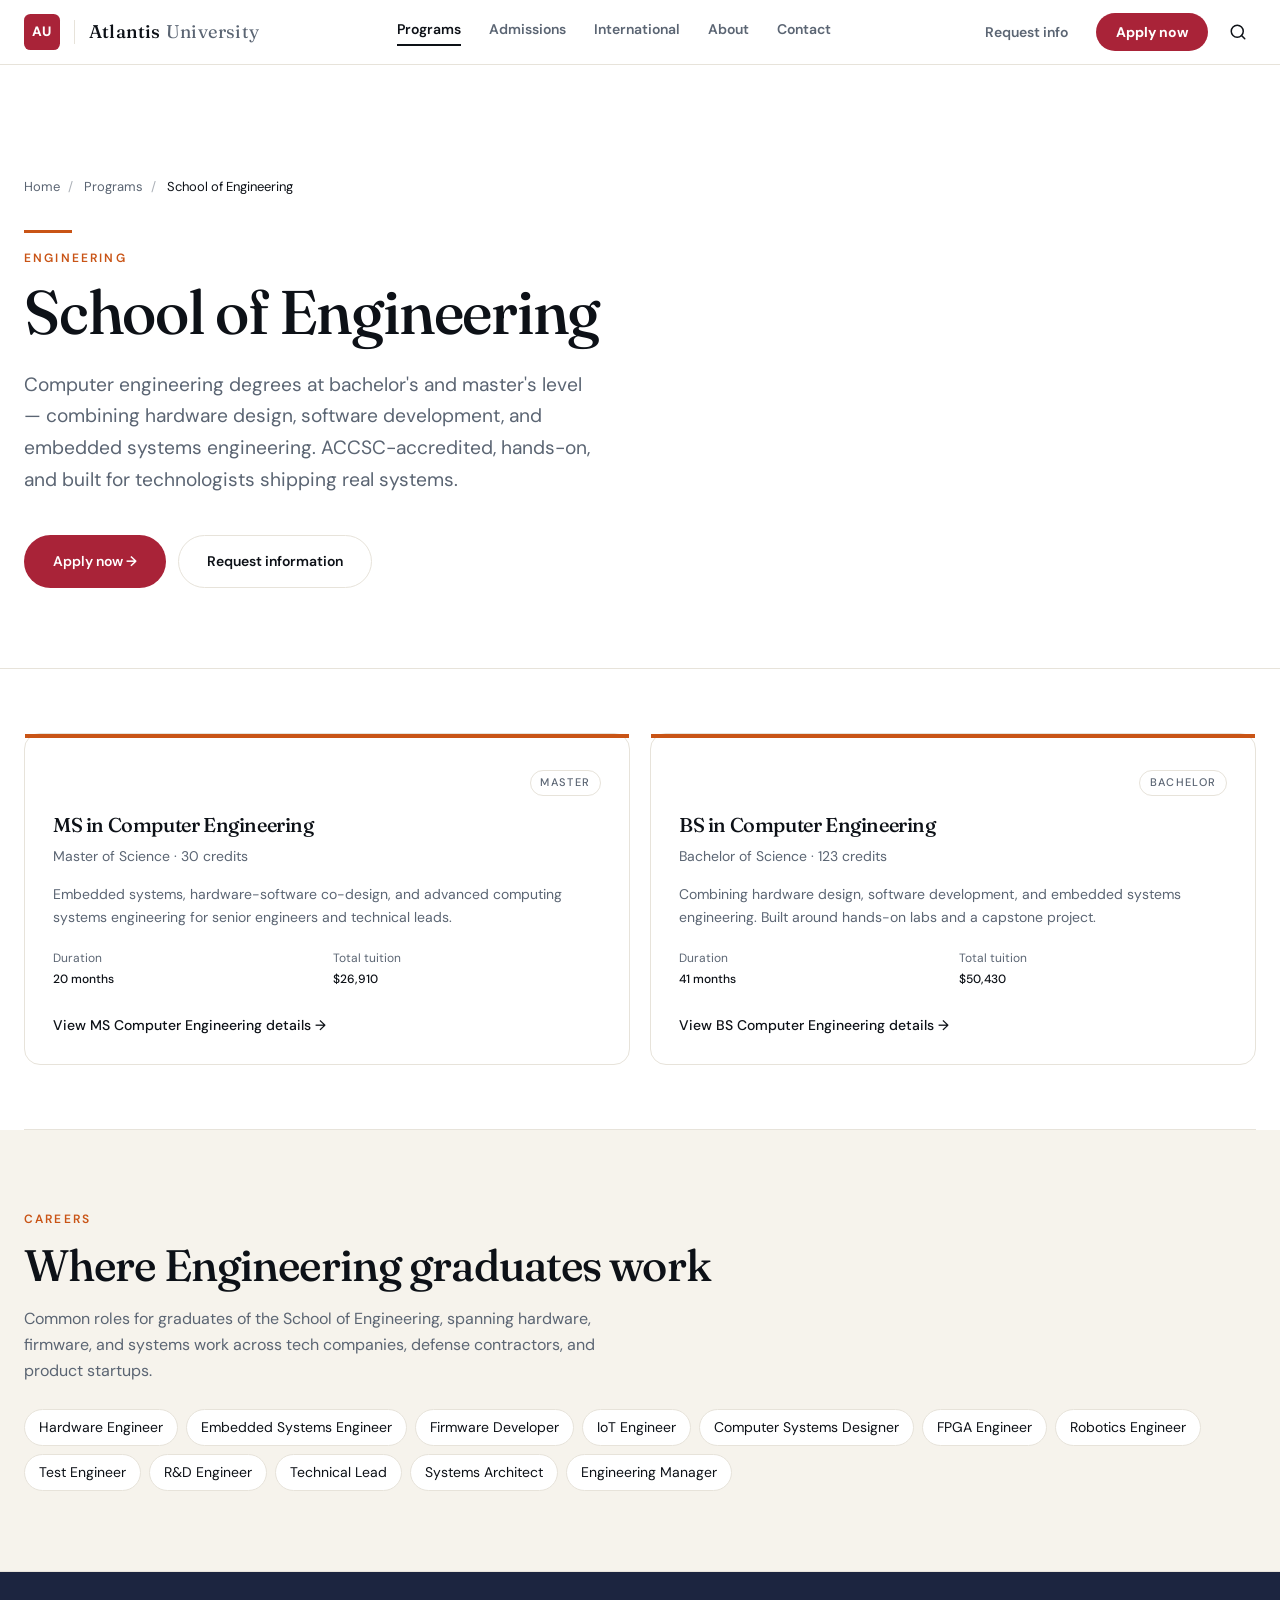
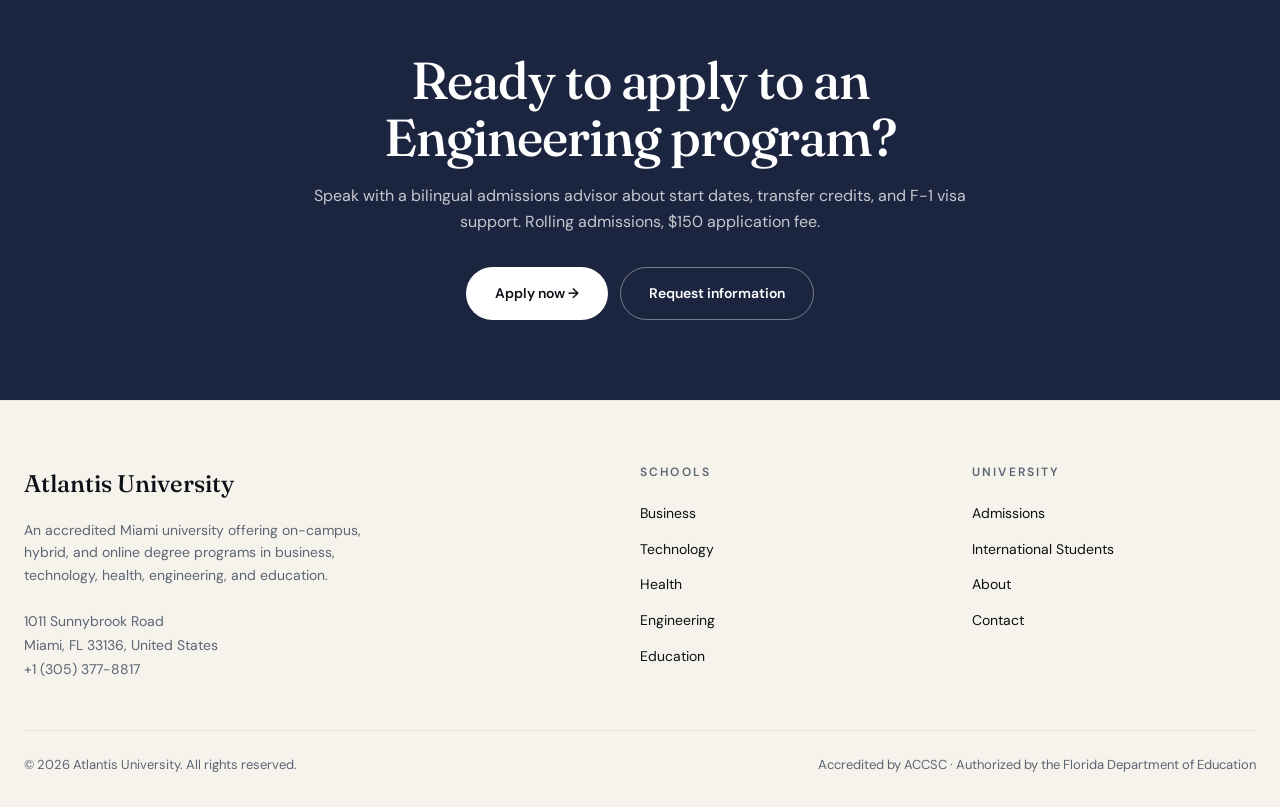
<file: schools-engineering.html>
<!DOCTYPE html>
<html lang="en">
<head>
  <meta charset="UTF-8" />
  <meta name="viewport" content="width=device-width, initial-scale=1.0" />
  <meta name="robots" content="index, follow" />

  <title>School of Engineering — Computer Engineering Degrees in Miami | Atlantis University</title>
  <meta name="description" content="Atlantis University's School of Engineering offers ACCSC-accredited computer engineering degrees at bachelor's and master's level — combining hardware, software, and embedded systems for hands-on technologists." />
  <link rel="canonical" href="https://atlantisuniversity.edu/schools/engineering" />

  <meta property="og:type" content="website" />
  <meta property="og:url" content="https://atlantisuniversity.edu/schools/engineering" />
  <meta property="og:title" content="School of Engineering — Atlantis University" />
  <meta property="og:description" content="Computer engineering degrees in Miami: MS Computer Engineering and BS Computer Engineering." />
  <meta name="twitter:card" content="summary_large_image" />
  <meta name="twitter:title" content="School of Engineering — Atlantis University" />
  <meta name="twitter:description" content="Computer engineering degrees in Miami: MS Computer Engineering and BS Computer Engineering." />

  <script type="application/ld+json">
  {
    "@context": "https://schema.org",
    "@type": "BreadcrumbList",
    "itemListElement": [
      { "@type": "ListItem", "position": 1, "name": "Home", "item": "https://atlantisuniversity.edu/" },
      { "@type": "ListItem", "position": 2, "name": "Programs", "item": "https://atlantisuniversity.edu/programs" },
      { "@type": "ListItem", "position": 3, "name": "School of Engineering", "item": "https://atlantisuniversity.edu/schools/engineering" }
    ]
  }
  </script>

  <script type="application/ld+json">
  {
    "@context": "https://schema.org",
    "@type": "ItemList",
    "name": "Atlantis University School of Engineering — programs",
    "numberOfItems": 2,
    "itemListElement": [
      { "@type": "ListItem", "position": 1, "url": "https://atlantisuniversity.edu/programs/ms-computer-engineering", "name": "MS in Computer Engineering" },
      { "@type": "ListItem", "position": 2, "url": "https://atlantisuniversity.edu/programs/bs-computer-engineering", "name": "BS in Computer Engineering" }
    ]
  }
  </script>

  <link rel="preconnect" href="https://fonts.googleapis.com" />
  <link rel="preconnect" href="https://fonts.gstatic.com" crossorigin />
  <link href="https://fonts.googleapis.com/css2?family=DM+Sans:opsz,wght@9..40,400;9..40,500;9..40,600;9..40,700&family=Fraunces:opsz,wght@9..144,400;9..144,500;9..144,600&display=swap" rel="stylesheet" />
  <link rel="stylesheet" href="assets/shared.css?v=6" />

  <style>
    body { --accent: var(--school-eng); }

    .school-hero__bar { width: 3rem; height: 3px; background: var(--accent); margin-bottom: 1rem; }
    .school-hero__school-link, .school-eyebrow { color: var(--accent); }

    .careers { background: var(--color-sand); padding: 5rem 0; border-bottom: 1px solid var(--color-border); }
    .careers__list { display: flex; flex-wrap: wrap; gap: 0.5rem; margin-top: 1.5rem; }
    .careers__list li {
      font-size: var(--fs-small); padding: 0.4rem 0.875rem;
      border: 1px solid var(--color-border); border-radius: var(--radius-pill);
      background: var(--color-background);
    }

    .programs-list { display: grid; gap: 1.25rem; padding: 4rem 0; border-bottom: 1px solid var(--color-border); }
    @media (min-width: 768px) { .programs-list { grid-template-columns: repeat(2, 1fr); } }
    .pcard {
      position: relative; background: var(--color-card); border: 1px solid var(--color-border);
      border-radius: var(--radius-card); padding: 1.75rem;
      display: flex; flex-direction: column;
      transition: transform 200ms ease, box-shadow 200ms ease;
      text-decoration: none; color: inherit;
    }
    .pcard:hover { transform: translateY(-2px); box-shadow: 0 12px 40px -12px rgba(0,0,0,0.1); }
    .pcard__bar { position: absolute; top: 0; left: 0; right: 0; height: 4px; background: var(--accent); }
    .pcard__head { display: flex; justify-content: space-between; align-items: flex-start; gap: 0.75rem; margin-top: 0.5rem; }
    .pcard__level {
      font-size: 0.6875rem; font-weight: 500; text-transform: uppercase; letter-spacing: 0.12em;
      padding: 0.2rem 0.6rem; border: 1px solid var(--color-border);
      border-radius: var(--radius-pill); color: var(--color-muted-foreground);
    }
    .pcard__title { margin-top: 1rem; font-size: 1.25rem; line-height: 1.25; }
    .pcard__credential { margin-top: 0.5rem; font-size: var(--fs-small); color: var(--color-muted-foreground); }
    .pcard__desc { margin-top: 1rem; font-size: var(--fs-small); color: var(--color-muted-foreground); line-height: 1.65; }
    .pcard__meta { margin-top: 1.25rem; display: grid; grid-template-columns: 1fr 1fr; gap: 0.75rem; font-size: 0.75rem; }
    .pcard__meta dt { color: var(--color-muted-foreground); }
    .pcard__meta dd { font-weight: 500; margin-top: 0.125rem; font-variant-numeric: tabular-nums; }
    .pcard__cta { margin-top: 1.5rem; font-size: var(--fs-small); font-weight: 500; }
    .pcard:hover .pcard__cta { text-decoration: underline; text-underline-offset: 4px; }
  </style>
</head>

<body>
  <div class="utility-bar" role="complementary" aria-label="Utility menu"><div class="container utility-bar__inner"><a href="#" class="utility-bar__link">Online Campus</a><a href="#" class="utility-bar__link">Student Portal</a><a href="admissions.html#request-info" class="utility-bar__link">Request Info</a><a href="#" class="utility-bar__link">Help Desk</a><span class="utility-bar__lang">EN · ES</span></div></div><header class="site-header" role="banner">
    <div class="container site-header__inner">
      <a href="index.html" class="site-header__brand" aria-label="Atlantis University home"><span class="site-header__mark" aria-hidden="true">AU</span><span class="site-header__brand-divider" aria-hidden="true"></span><span class="site-header__wordmark">Atlantis<em>University</em></span></a>
      <nav class="site-header__nav" aria-label="Primary">
        <a href="programs.html" aria-current="page">Programs</a>
        <a href="admissions.html">Admissions</a>
        <a href="international.html">International</a>
        <a href="about.html">About</a>
        <a href="contact.html">Contact</a>
      </nav>
      <div class="site-header__actions">
        <a href="admissions.html#request-info" class="site-header__request">Request info</a>
        <a href="admissions.html#apply" class="site-header__apply">Apply now</a>
        <button type="button" class="site-header__search" aria-label="Open search"><svg width="18" height="18" viewBox="0 0 24 24" fill="none" stroke="currentColor" stroke-width="2" stroke-linecap="round" stroke-linejoin="round" aria-hidden="true"><circle cx="11" cy="11" r="8" /><path d="m21 21-4.3-4.3" /></svg></button>
      </div>
    </div>
  </header>

  <main>
    <section class="page-hero" aria-labelledby="school-title">
      <div class="container">
        <nav aria-label="Breadcrumb" class="breadcrumb">
          <a href="index.html">Home</a><span class="breadcrumb__sep">/</span>
          <a href="programs.html">Programs</a><span class="breadcrumb__sep">/</span>
          <span class="breadcrumb__current">School of Engineering</span>
        </nav>
        <div class="school-hero__bar"></div>
        <p class="eyebrow school-eyebrow">Engineering</p>
        <h1 id="school-title" class="page-hero__title" style="margin-top: 0.75rem;">School of Engineering</h1>
        <p class="page-hero__lead">Computer engineering degrees at bachelor's and master's level — combining hardware design, software development, and embedded systems engineering. ACCSC-accredited, hands-on, and built for technologists shipping real systems.</p>
        <div class="page-hero__ctas">
          <a href="admissions.html#apply" class="btn btn--primary">Apply now →</a>
          <a href="admissions.html#request-info" class="btn btn--secondary">Request information</a>
        </div>
      </div>
    </section>

    <section aria-labelledby="programs-heading">
      <div class="container">
        <h2 id="programs-heading" class="sr-only">Programs in the School of Engineering</h2>
        <div class="programs-list">
          <a href="programs-ms-computer-engineering.html" class="pcard" data-level="Master">
            <div class="pcard__bar"></div>
            <div class="pcard__head"><span></span><span class="pcard__level">Master</span></div>
            <h3 class="pcard__title">MS in Computer Engineering</h3>
            <p class="pcard__credential">Master of Science · 30 credits</p>
            <p class="pcard__desc">Embedded systems, hardware-software co-design, and advanced computing systems engineering for senior engineers and technical leads.</p>
            <dl class="pcard__meta"><div><dt>Duration</dt><dd>20 months</dd></div><div><dt>Total tuition</dt><dd>$26,910</dd></div></dl>
            <span class="pcard__cta">View MS Computer Engineering details →</span>
          </a>
          <a href="programs-bs-computer-engineering.html" class="pcard" data-level="Bachelor">
            <div class="pcard__bar"></div>
            <div class="pcard__head"><span></span><span class="pcard__level">Bachelor</span></div>
            <h3 class="pcard__title">BS in Computer Engineering</h3>
            <p class="pcard__credential">Bachelor of Science · 123 credits</p>
            <p class="pcard__desc">Combining hardware design, software development, and embedded systems engineering. Built around hands-on labs and a capstone project.</p>
            <dl class="pcard__meta"><div><dt>Duration</dt><dd>41 months</dd></div><div><dt>Total tuition</dt><dd>$50,430</dd></div></dl>
            <span class="pcard__cta">View BS Computer Engineering details →</span>
          </a>
        </div>
      </div>
    </section>

    <section class="careers" aria-labelledby="careers-heading">
      <div class="container">
        <p class="eyebrow school-eyebrow">Careers</p>
        <h2 id="careers-heading" style="margin-top: 0.75rem;">Where Engineering graduates work</h2>
        <p style="margin-top: 1rem; color: var(--color-muted-foreground); max-width: 38rem; line-height: 1.65;">Common roles for graduates of the School of Engineering, spanning hardware, firmware, and systems work across tech companies, defense contractors, and product startups.</p>
        <ul class="careers__list">
          <li>Hardware Engineer</li><li>Embedded Systems Engineer</li><li>Firmware Developer</li>
          <li>IoT Engineer</li><li>Computer Systems Designer</li><li>FPGA Engineer</li>
          <li>Robotics Engineer</li><li>Test Engineer</li><li>R&amp;D Engineer</li>
          <li>Technical Lead</li><li>Systems Architect</li><li>Engineering Manager</li>
        </ul>
      </div>
    </section>

    <section class="finalcta finalcta--centered" aria-labelledby="school-cta">
      <div class="container finalcta__grid">
        <div class="finalcta__copy">
          <h2 id="school-cta">Ready to apply to an Engineering program?</h2>
          <p>Speak with a bilingual admissions advisor about start dates, transfer credits, and F-1 visa support. Rolling admissions, $150 application fee.</p>
        </div>
        <div class="finalcta__ctas">
          <a href="admissions.html#apply" class="btn btn--inverse">Apply now →</a>
          <a href="admissions.html#request-info" class="btn btn--inverse-outline">Request information</a>
        </div>
      </div>
    </section>
  </main>

  <footer class="site-footer" role="contentinfo">
    <div class="container">
      <div class="site-footer__grid">
        <div><p class="site-footer__brand">Atlantis University</p><p class="site-footer__about">An accredited Miami university offering on-campus, hybrid, and online degree programs in business, technology, health, engineering, and education.</p><address class="site-footer__address">1011 Sunnybrook Road<br />Miami, FL 33136, United States<br />+1 (305) 377-8817</address></div>
        <div class="site-footer__col"><h4>Schools</h4><ul><li><a href="schools-business.html">Business</a></li><li><a href="schools-technology.html">Technology</a></li><li><a href="schools-health.html">Health</a></li><li><a href="schools-engineering.html">Engineering</a></li><li><a href="schools-education.html">Education</a></li></ul></div>
        <div class="site-footer__col"><h4>University</h4><ul><li><a href="admissions.html">Admissions</a></li><li><a href="international.html">International Students</a></li><li><a href="about.html">About</a></li><li><a href="contact.html">Contact</a></li></ul></div>
      </div>
      <div class="site-footer__bottom"><p>© 2026 Atlantis University. All rights reserved.</p><p>Accredited by ACCSC · Authorized by the Florida Department of Education</p></div>
    </div>
  </footer>
</body>
</html>
</file>
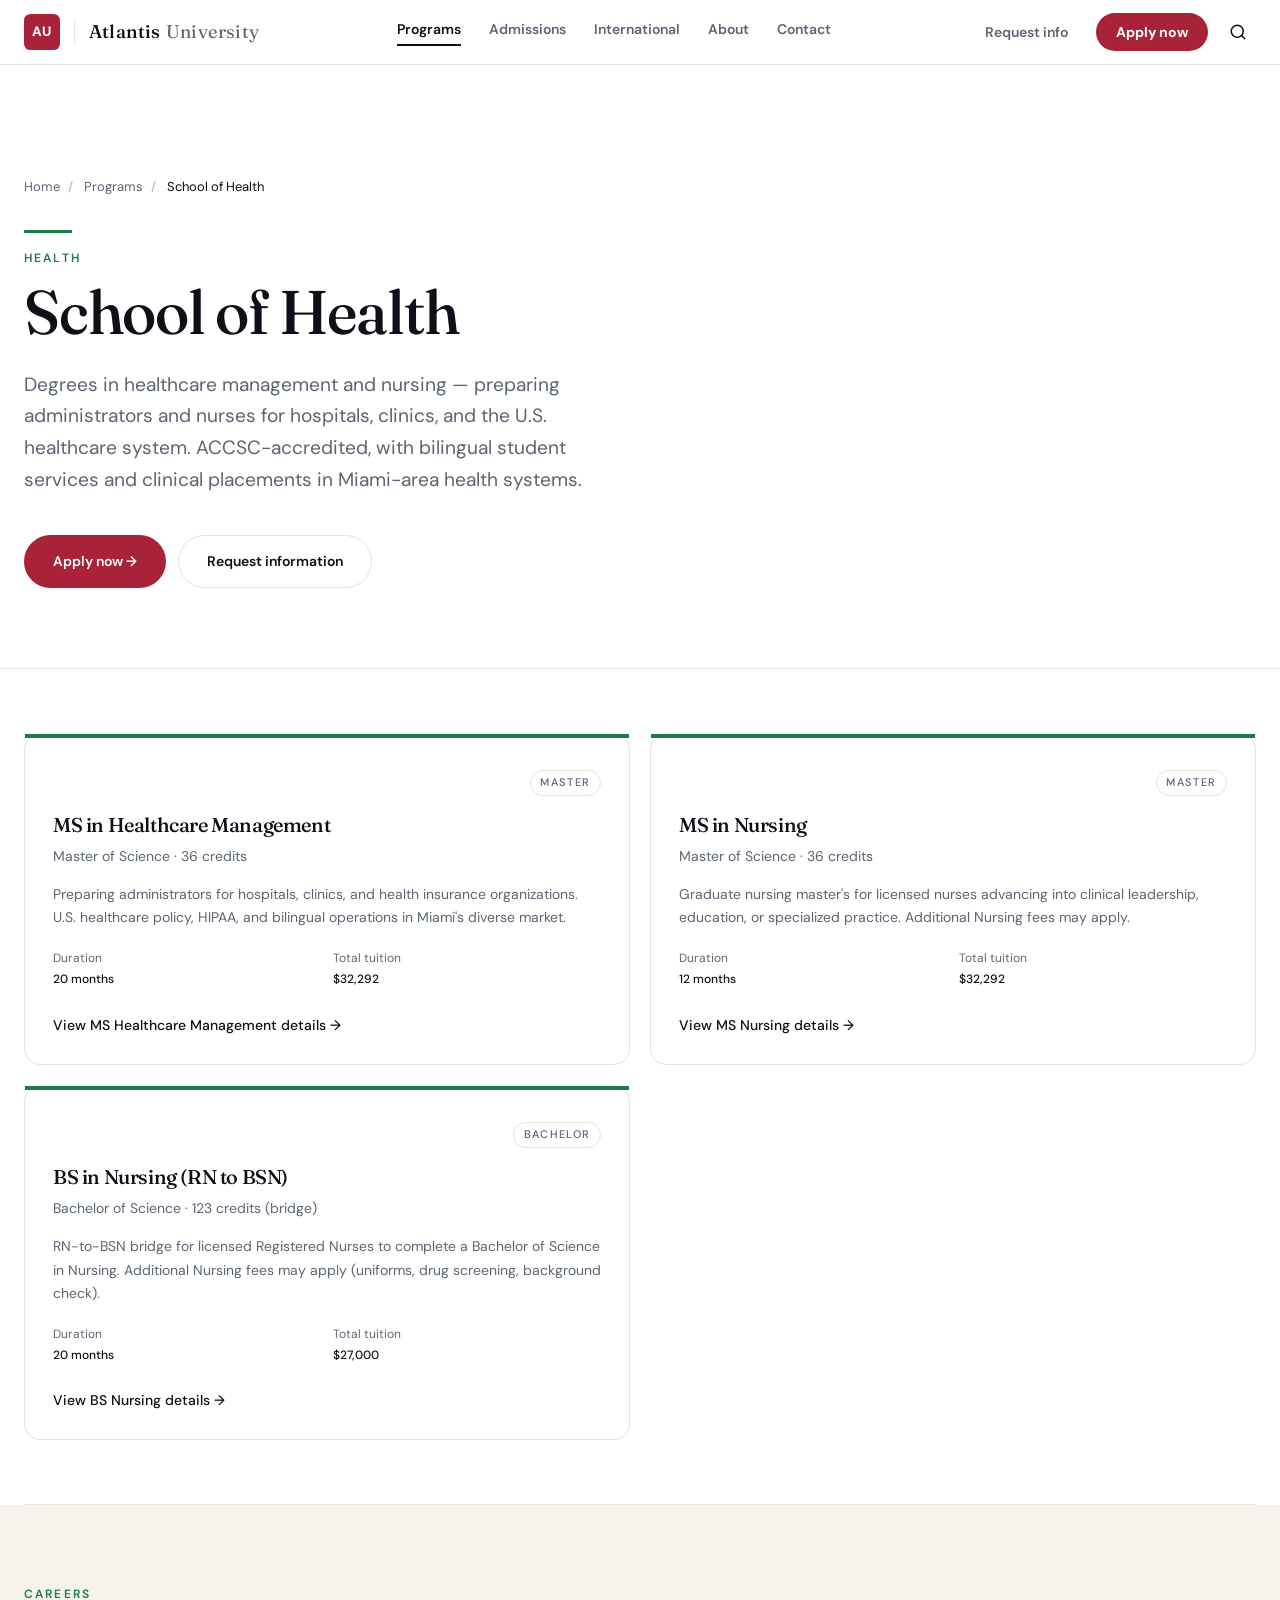
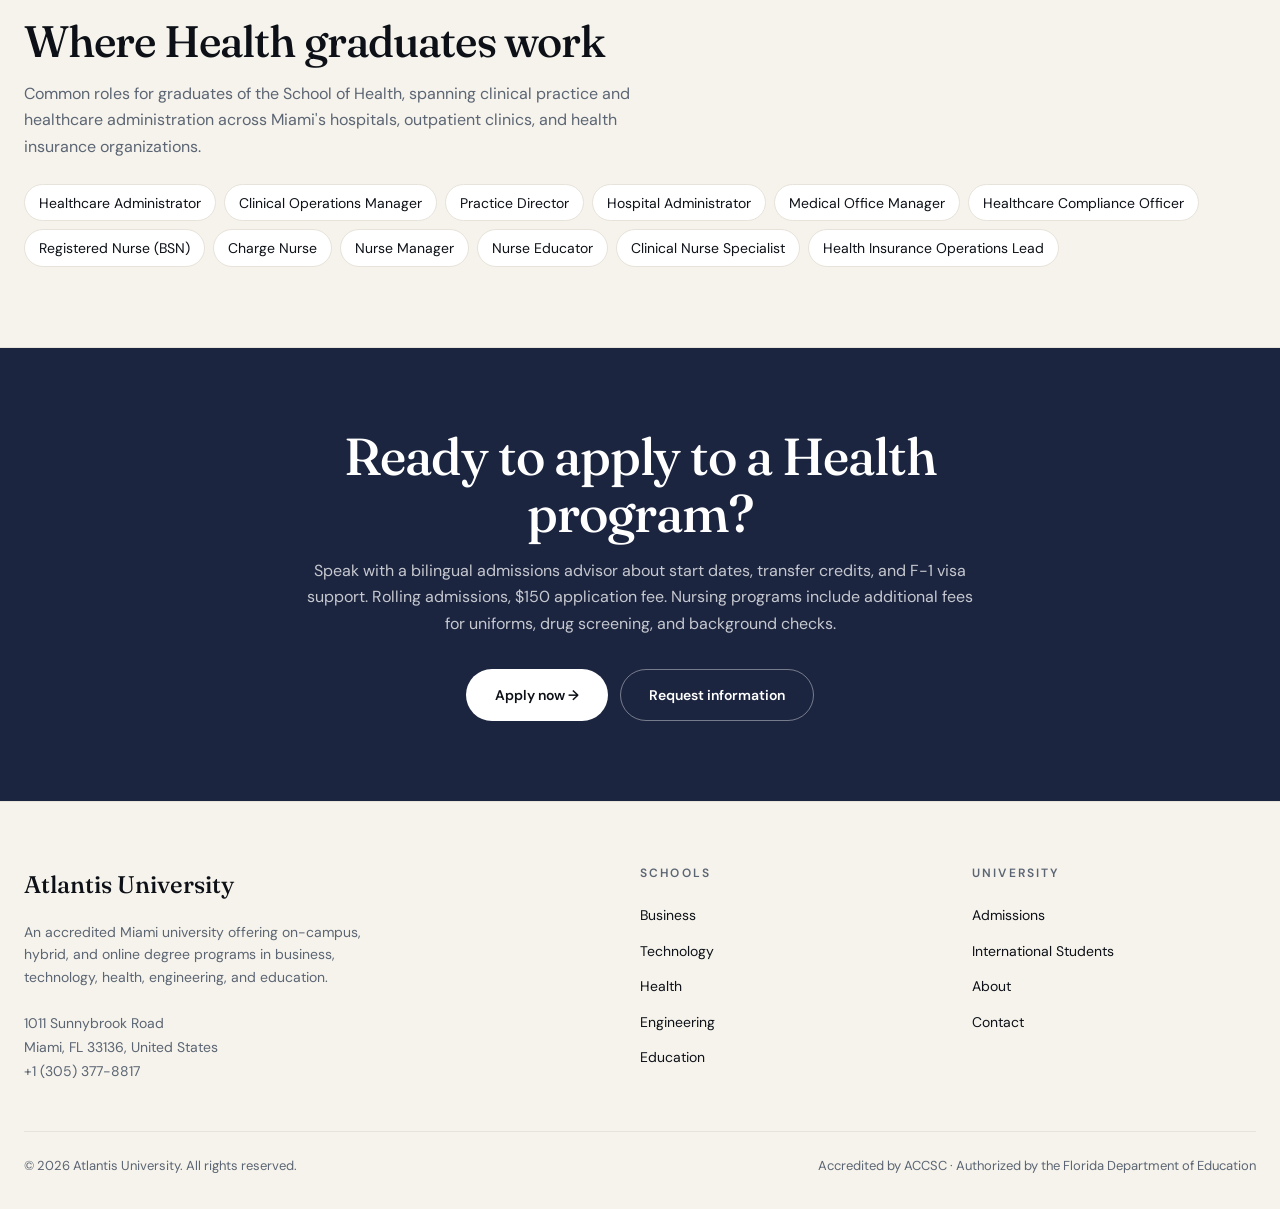
<file: schools-health.html>
<!DOCTYPE html>
<html lang="en">
<head>
  <meta charset="UTF-8" />
  <meta name="viewport" content="width=device-width, initial-scale=1.0" />
  <meta name="robots" content="index, follow" />

  <title>School of Health — Healthcare and Nursing Degrees in Miami | Atlantis University</title>
  <meta name="description" content="Atlantis University's School of Health offers ACCSC-accredited degrees in healthcare management and nursing — preparing administrators and nurses for hospitals, clinics, and U.S. healthcare systems." />
  <link rel="canonical" href="https://atlantisuniversity.edu/schools/health" />

  <meta property="og:type" content="website" />
  <meta property="og:url" content="https://atlantisuniversity.edu/schools/health" />
  <meta property="og:title" content="School of Health — Atlantis University" />
  <meta property="og:description" content="Healthcare and nursing degrees in Miami: MS Healthcare Management, MS Nursing, BS Nursing (RN to BSN)." />
  <meta name="twitter:card" content="summary_large_image" />
  <meta name="twitter:title" content="School of Health — Atlantis University" />
  <meta name="twitter:description" content="Healthcare and nursing degrees in Miami: MS Healthcare Management, MS Nursing, BS Nursing (RN to BSN)." />

  <script type="application/ld+json">
  {
    "@context": "https://schema.org",
    "@type": "BreadcrumbList",
    "itemListElement": [
      { "@type": "ListItem", "position": 1, "name": "Home", "item": "https://atlantisuniversity.edu/" },
      { "@type": "ListItem", "position": 2, "name": "Programs", "item": "https://atlantisuniversity.edu/programs" },
      { "@type": "ListItem", "position": 3, "name": "School of Health", "item": "https://atlantisuniversity.edu/schools/health" }
    ]
  }
  </script>

  <script type="application/ld+json">
  {
    "@context": "https://schema.org",
    "@type": "ItemList",
    "name": "Atlantis University School of Health — programs",
    "numberOfItems": 3,
    "itemListElement": [
      { "@type": "ListItem", "position": 1, "url": "https://atlantisuniversity.edu/programs/ms-healthcare-management", "name": "MS in Healthcare Management" },
      { "@type": "ListItem", "position": 2, "url": "https://atlantisuniversity.edu/programs/ms-nursing", "name": "MS in Nursing" },
      { "@type": "ListItem", "position": 3, "url": "https://atlantisuniversity.edu/programs/bs-nursing-rn-to-bsn", "name": "BS in Nursing (RN to BSN)" }
    ]
  }
  </script>

  <link rel="preconnect" href="https://fonts.googleapis.com" />
  <link rel="preconnect" href="https://fonts.gstatic.com" crossorigin />
  <link href="https://fonts.googleapis.com/css2?family=DM+Sans:opsz,wght@9..40,400;9..40,500;9..40,600;9..40,700&family=Fraunces:opsz,wght@9..144,400;9..144,500;9..144,600&display=swap" rel="stylesheet" />
  <link rel="stylesheet" href="assets/shared.css?v=6" />

  <style>
    body { --accent: var(--school-health); }

    .school-hero__bar { width: 3rem; height: 3px; background: var(--accent); margin-bottom: 1rem; }
    .school-hero__school-link, .school-eyebrow { color: var(--accent); }

    .careers { background: var(--color-sand); padding: 5rem 0; border-bottom: 1px solid var(--color-border); }
    .careers__list { display: flex; flex-wrap: wrap; gap: 0.5rem; margin-top: 1.5rem; }
    .careers__list li {
      font-size: var(--fs-small); padding: 0.4rem 0.875rem;
      border: 1px solid var(--color-border); border-radius: var(--radius-pill);
      background: var(--color-background);
    }

    .programs-list { display: grid; gap: 1.25rem; padding: 4rem 0; border-bottom: 1px solid var(--color-border); }
    @media (min-width: 768px) { .programs-list { grid-template-columns: repeat(2, 1fr); } }
    .pcard {
      position: relative; background: var(--color-card); border: 1px solid var(--color-border);
      border-radius: var(--radius-card); padding: 1.75rem;
      display: flex; flex-direction: column;
      transition: transform 200ms ease, box-shadow 200ms ease;
      text-decoration: none; color: inherit;
    }
    .pcard:hover { transform: translateY(-2px); box-shadow: 0 12px 40px -12px rgba(0,0,0,0.1); }
    .pcard__bar { position: absolute; top: 0; left: 0; right: 0; height: 4px; background: var(--accent); }
    .pcard__head { display: flex; justify-content: space-between; align-items: flex-start; gap: 0.75rem; margin-top: 0.5rem; }
    .pcard__level {
      font-size: 0.6875rem; font-weight: 500; text-transform: uppercase; letter-spacing: 0.12em;
      padding: 0.2rem 0.6rem; border: 1px solid var(--color-border);
      border-radius: var(--radius-pill); color: var(--color-muted-foreground);
    }
    .pcard__title { margin-top: 1rem; font-size: 1.25rem; line-height: 1.25; }
    .pcard__credential { margin-top: 0.5rem; font-size: var(--fs-small); color: var(--color-muted-foreground); }
    .pcard__desc { margin-top: 1rem; font-size: var(--fs-small); color: var(--color-muted-foreground); line-height: 1.65; }
    .pcard__meta { margin-top: 1.25rem; display: grid; grid-template-columns: 1fr 1fr; gap: 0.75rem; font-size: 0.75rem; }
    .pcard__meta dt { color: var(--color-muted-foreground); }
    .pcard__meta dd { font-weight: 500; margin-top: 0.125rem; font-variant-numeric: tabular-nums; }
    .pcard__cta { margin-top: 1.5rem; font-size: var(--fs-small); font-weight: 500; }
    .pcard:hover .pcard__cta { text-decoration: underline; text-underline-offset: 4px; }
  </style>
</head>

<body>
  <div class="utility-bar" role="complementary" aria-label="Utility menu"><div class="container utility-bar__inner"><a href="#" class="utility-bar__link">Online Campus</a><a href="#" class="utility-bar__link">Student Portal</a><a href="admissions.html#request-info" class="utility-bar__link">Request Info</a><a href="#" class="utility-bar__link">Help Desk</a><span class="utility-bar__lang">EN · ES</span></div></div><header class="site-header" role="banner">
    <div class="container site-header__inner">
      <a href="index.html" class="site-header__brand" aria-label="Atlantis University home"><span class="site-header__mark" aria-hidden="true">AU</span><span class="site-header__brand-divider" aria-hidden="true"></span><span class="site-header__wordmark">Atlantis<em>University</em></span></a>
      <nav class="site-header__nav" aria-label="Primary">
        <a href="programs.html" aria-current="page">Programs</a>
        <a href="admissions.html">Admissions</a>
        <a href="international.html">International</a>
        <a href="about.html">About</a>
        <a href="contact.html">Contact</a>
      </nav>
      <div class="site-header__actions">
        <a href="admissions.html#request-info" class="site-header__request">Request info</a>
        <a href="admissions.html#apply" class="site-header__apply">Apply now</a>
        <button type="button" class="site-header__search" aria-label="Open search"><svg width="18" height="18" viewBox="0 0 24 24" fill="none" stroke="currentColor" stroke-width="2" stroke-linecap="round" stroke-linejoin="round" aria-hidden="true"><circle cx="11" cy="11" r="8" /><path d="m21 21-4.3-4.3" /></svg></button>
      </div>
    </div>
  </header>

  <main>
    <section class="page-hero" aria-labelledby="school-title">
      <div class="container">
        <nav aria-label="Breadcrumb" class="breadcrumb">
          <a href="index.html">Home</a><span class="breadcrumb__sep">/</span>
          <a href="programs.html">Programs</a><span class="breadcrumb__sep">/</span>
          <span class="breadcrumb__current">School of Health</span>
        </nav>
        <div class="school-hero__bar"></div>
        <p class="eyebrow school-eyebrow">Health</p>
        <h1 id="school-title" class="page-hero__title" style="margin-top: 0.75rem;">School of Health</h1>
        <p class="page-hero__lead">Degrees in healthcare management and nursing — preparing administrators and nurses for hospitals, clinics, and the U.S. healthcare system. ACCSC-accredited, with bilingual student services and clinical placements in Miami-area health systems.</p>
        <div class="page-hero__ctas">
          <a href="admissions.html#apply" class="btn btn--primary">Apply now →</a>
          <a href="admissions.html#request-info" class="btn btn--secondary">Request information</a>
        </div>
      </div>
    </section>

    <section aria-labelledby="programs-heading">
      <div class="container">
        <h2 id="programs-heading" class="sr-only">Programs in the School of Health</h2>
        <div class="programs-list">
          <a href="programs-ms-healthcare-management.html" class="pcard" data-level="Master">
            <div class="pcard__bar"></div>
            <div class="pcard__head"><span></span><span class="pcard__level">Master</span></div>
            <h3 class="pcard__title">MS in Healthcare Management</h3>
            <p class="pcard__credential">Master of Science · 36 credits</p>
            <p class="pcard__desc">Preparing administrators for hospitals, clinics, and health insurance organizations. U.S. healthcare policy, HIPAA, and bilingual operations in Miami's diverse market.</p>
            <dl class="pcard__meta"><div><dt>Duration</dt><dd>20 months</dd></div><div><dt>Total tuition</dt><dd>$32,292</dd></div></dl>
            <span class="pcard__cta">View MS Healthcare Management details →</span>
          </a>
          <a href="programs-ms-nursing.html" class="pcard" data-level="Master">
            <div class="pcard__bar"></div>
            <div class="pcard__head"><span></span><span class="pcard__level">Master</span></div>
            <h3 class="pcard__title">MS in Nursing</h3>
            <p class="pcard__credential">Master of Science · 36 credits</p>
            <p class="pcard__desc">Graduate nursing master's for licensed nurses advancing into clinical leadership, education, or specialized practice. Additional Nursing fees may apply.</p>
            <dl class="pcard__meta"><div><dt>Duration</dt><dd>12 months</dd></div><div><dt>Total tuition</dt><dd>$32,292</dd></div></dl>
            <span class="pcard__cta">View MS Nursing details →</span>
          </a>
          <a href="programs-bs-nursing-rn-to-bsn.html" class="pcard" data-level="Bachelor">
            <div class="pcard__bar"></div>
            <div class="pcard__head"><span></span><span class="pcard__level">Bachelor</span></div>
            <h3 class="pcard__title">BS in Nursing (RN to BSN)</h3>
            <p class="pcard__credential">Bachelor of Science · 123 credits (bridge)</p>
            <p class="pcard__desc">RN-to-BSN bridge for licensed Registered Nurses to complete a Bachelor of Science in Nursing. Additional Nursing fees may apply (uniforms, drug screening, background check).</p>
            <dl class="pcard__meta"><div><dt>Duration</dt><dd>20 months</dd></div><div><dt>Total tuition</dt><dd>$27,000</dd></div></dl>
            <span class="pcard__cta">View BS Nursing details →</span>
          </a>
        </div>
      </div>
    </section>

    <section class="careers" aria-labelledby="careers-heading">
      <div class="container">
        <p class="eyebrow school-eyebrow">Careers</p>
        <h2 id="careers-heading" style="margin-top: 0.75rem;">Where Health graduates work</h2>
        <p style="margin-top: 1rem; color: var(--color-muted-foreground); max-width: 38rem; line-height: 1.65;">Common roles for graduates of the School of Health, spanning clinical practice and healthcare administration across Miami's hospitals, outpatient clinics, and health insurance organizations.</p>
        <ul class="careers__list">
          <li>Healthcare Administrator</li><li>Clinical Operations Manager</li><li>Practice Director</li>
          <li>Hospital Administrator</li><li>Medical Office Manager</li><li>Healthcare Compliance Officer</li>
          <li>Registered Nurse (BSN)</li><li>Charge Nurse</li><li>Nurse Manager</li>
          <li>Nurse Educator</li><li>Clinical Nurse Specialist</li><li>Health Insurance Operations Lead</li>
        </ul>
      </div>
    </section>

    <section class="finalcta finalcta--centered" aria-labelledby="school-cta">
      <div class="container finalcta__grid">
        <div class="finalcta__copy">
          <h2 id="school-cta">Ready to apply to a Health program?</h2>
          <p>Speak with a bilingual admissions advisor about start dates, transfer credits, and F-1 visa support. Rolling admissions, $150 application fee. Nursing programs include additional fees for uniforms, drug screening, and background checks.</p>
        </div>
        <div class="finalcta__ctas">
          <a href="admissions.html#apply" class="btn btn--inverse">Apply now →</a>
          <a href="admissions.html#request-info" class="btn btn--inverse-outline">Request information</a>
        </div>
      </div>
    </section>
  </main>

  <footer class="site-footer" role="contentinfo">
    <div class="container">
      <div class="site-footer__grid">
        <div><p class="site-footer__brand">Atlantis University</p><p class="site-footer__about">An accredited Miami university offering on-campus, hybrid, and online degree programs in business, technology, health, engineering, and education.</p><address class="site-footer__address">1011 Sunnybrook Road<br />Miami, FL 33136, United States<br />+1 (305) 377-8817</address></div>
        <div class="site-footer__col"><h4>Schools</h4><ul><li><a href="schools-business.html">Business</a></li><li><a href="schools-technology.html">Technology</a></li><li><a href="schools-health.html">Health</a></li><li><a href="schools-engineering.html">Engineering</a></li><li><a href="schools-education.html">Education</a></li></ul></div>
        <div class="site-footer__col"><h4>University</h4><ul><li><a href="admissions.html">Admissions</a></li><li><a href="international.html">International Students</a></li><li><a href="about.html">About</a></li><li><a href="contact.html">Contact</a></li></ul></div>
      </div>
      <div class="site-footer__bottom"><p>© 2026 Atlantis University. All rights reserved.</p><p>Accredited by ACCSC · Authorized by the Florida Department of Education</p></div>
    </div>
  </footer>
</body>
</html>
</file>
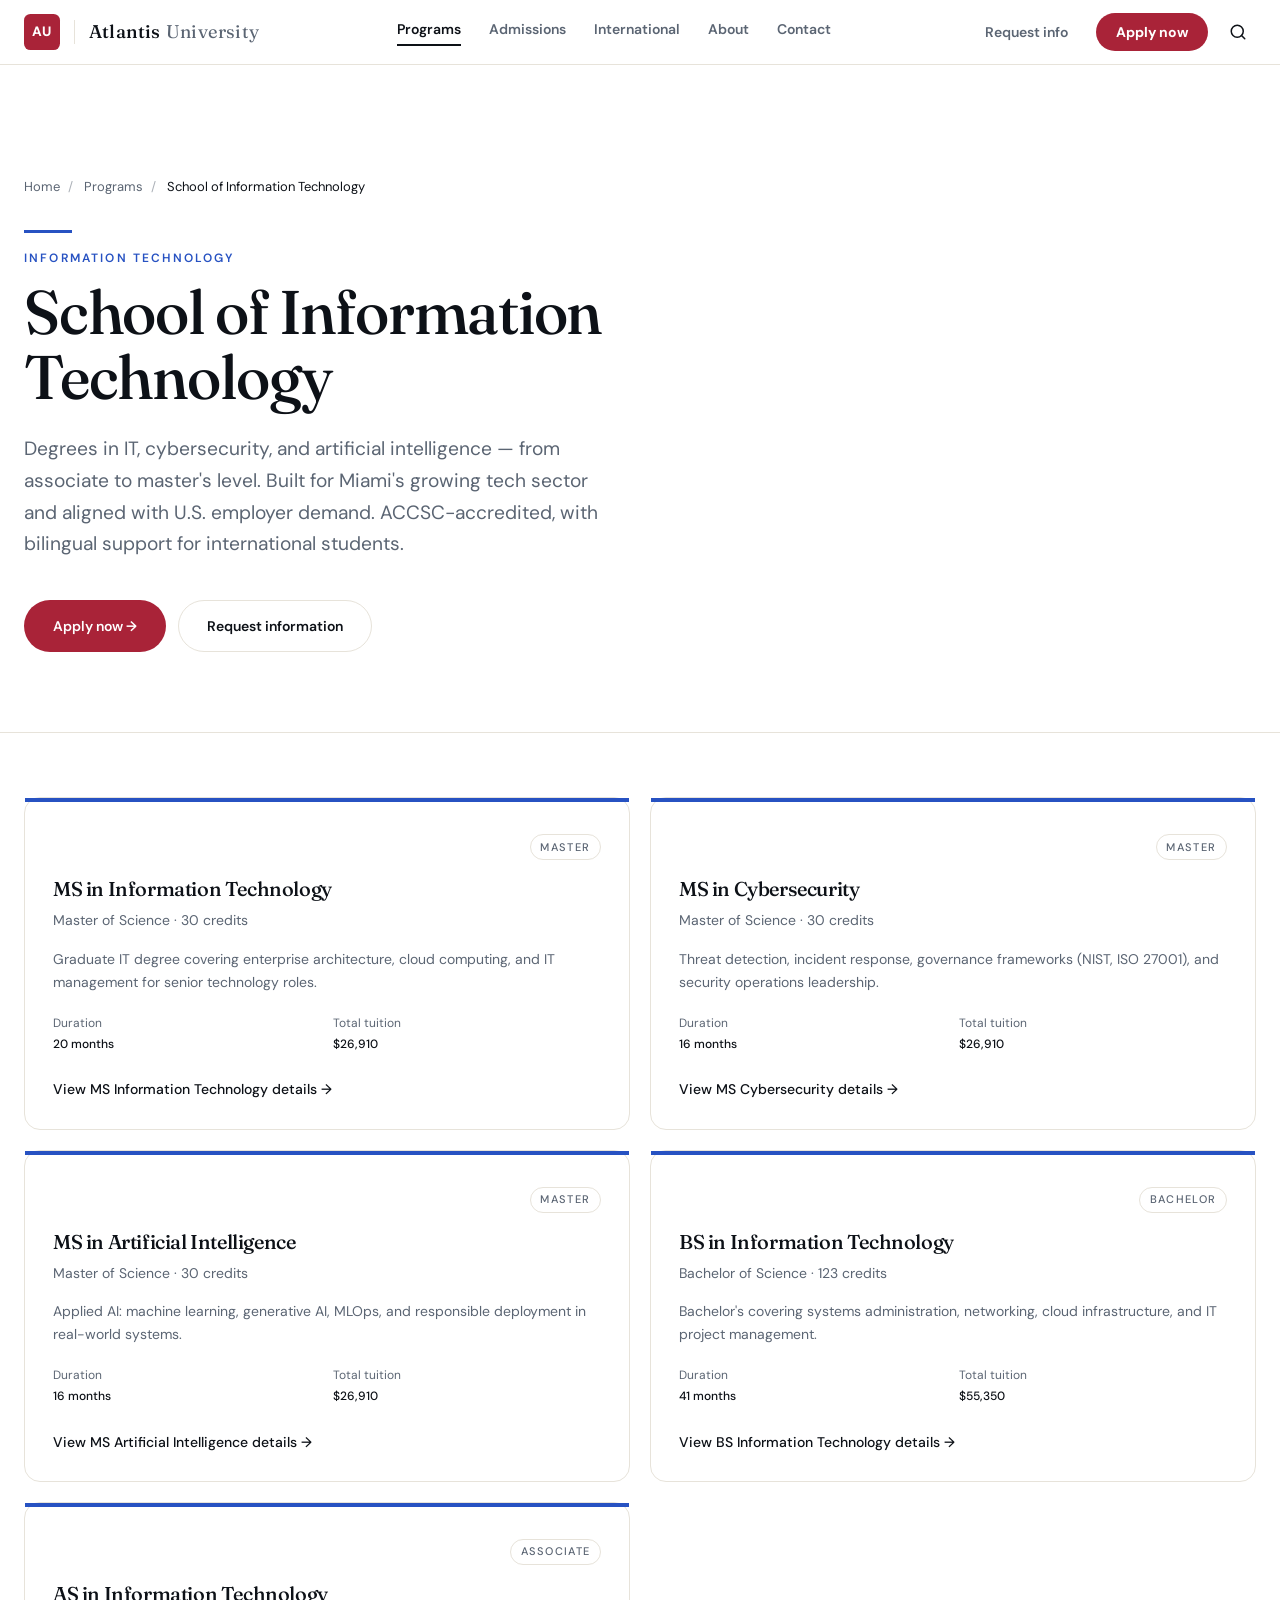
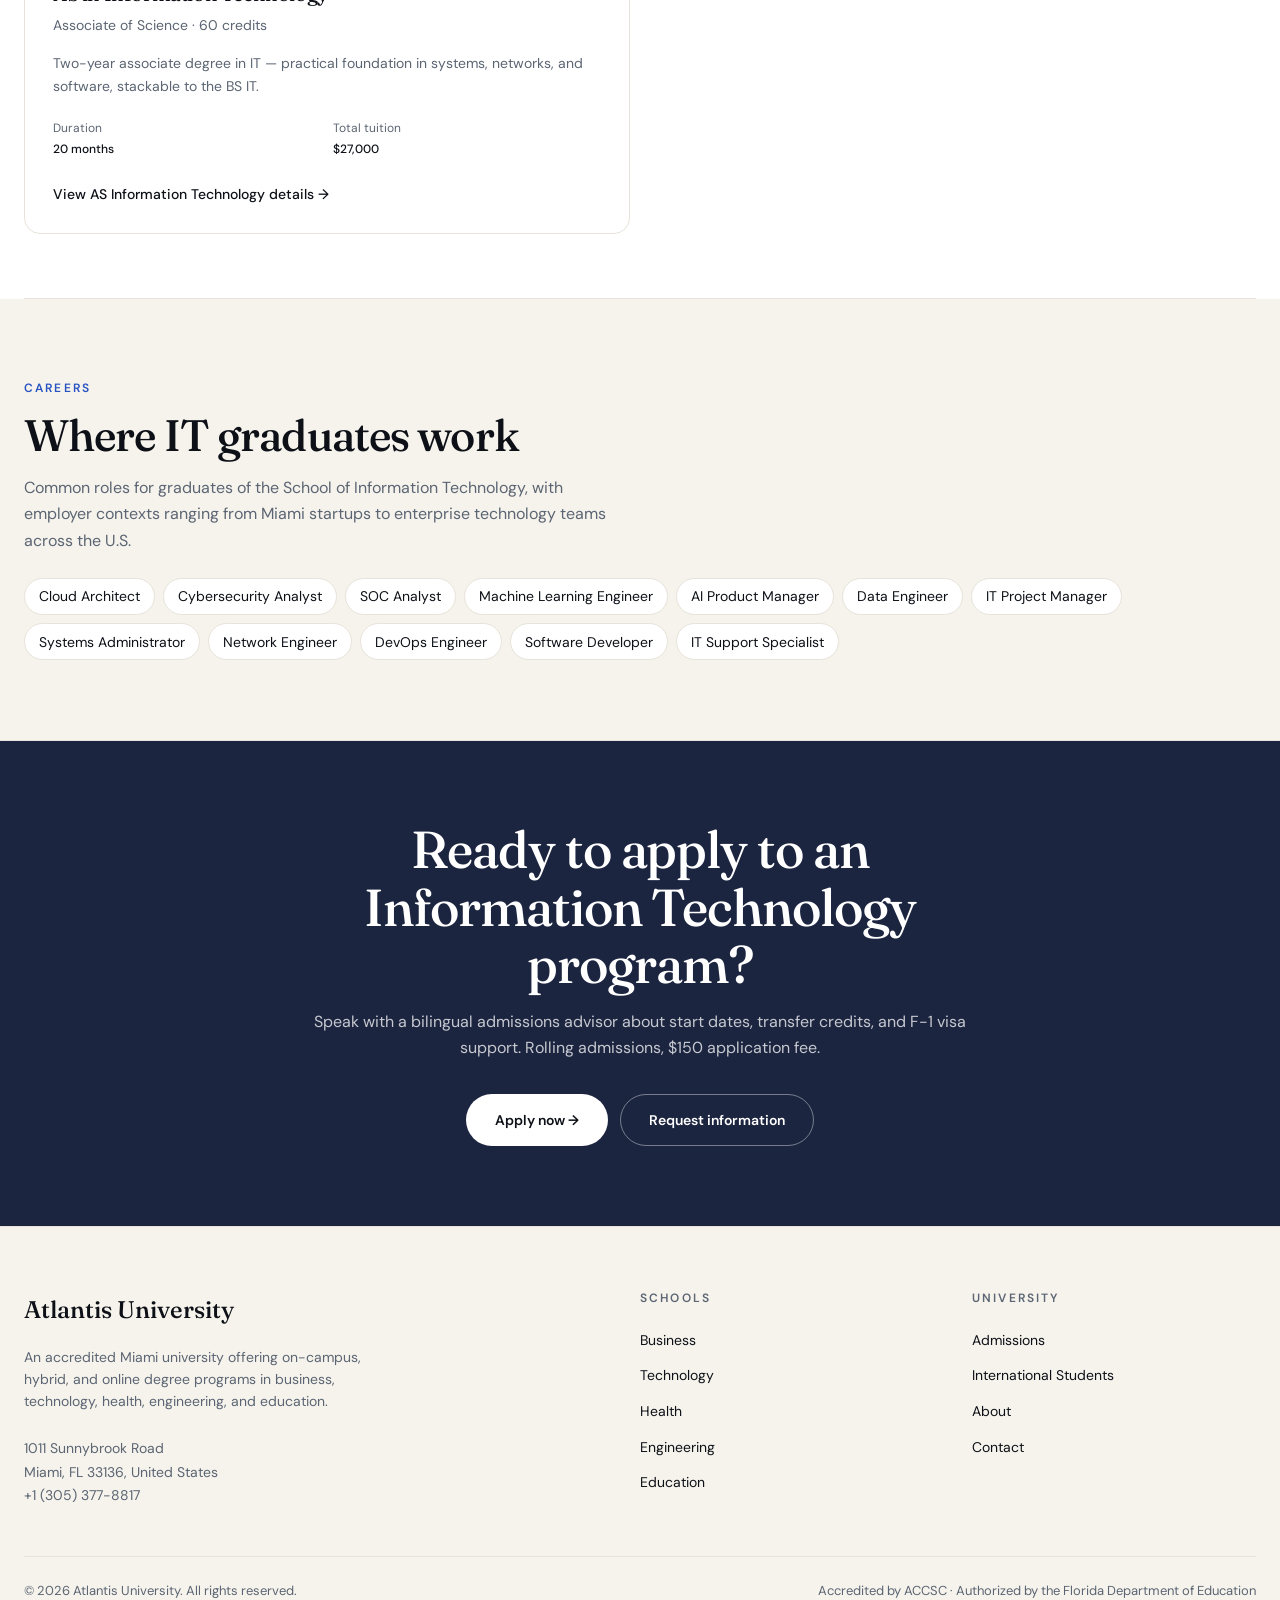
<file: schools-technology.html>
<!DOCTYPE html>
<html lang="en">
<head>
  <meta charset="UTF-8" />
  <meta name="viewport" content="width=device-width, initial-scale=1.0" />
  <meta name="robots" content="index, follow" />

  <title>School of Information Technology — Degrees in Miami | Atlantis University</title>
  <meta name="description" content="Atlantis University's School of Information Technology offers ACCSC-accredited degrees in IT, cybersecurity, and artificial intelligence — from associate to master's level. Bilingual support and F-1 visa support for international students." />
  <link rel="canonical" href="https://atlantisuniversity.edu/schools/technology" />

  <meta property="og:type" content="website" />
  <meta property="og:url" content="https://atlantisuniversity.edu/schools/technology" />
  <meta property="og:title" content="School of Information Technology — Atlantis University" />
  <meta property="og:description" content="IT degrees in Miami: MS IT, MS Cybersecurity, MS Artificial Intelligence, BS IT, AS IT." />
  <meta name="twitter:card" content="summary_large_image" />
  <meta name="twitter:title" content="School of Information Technology — Atlantis University" />
  <meta name="twitter:description" content="IT degrees in Miami: MS IT, MS Cybersecurity, MS Artificial Intelligence, BS IT, AS IT." />

  <script type="application/ld+json">
  {
    "@context": "https://schema.org",
    "@type": "BreadcrumbList",
    "itemListElement": [
      { "@type": "ListItem", "position": 1, "name": "Home", "item": "https://atlantisuniversity.edu/" },
      { "@type": "ListItem", "position": 2, "name": "Programs", "item": "https://atlantisuniversity.edu/programs" },
      { "@type": "ListItem", "position": 3, "name": "School of Information Technology", "item": "https://atlantisuniversity.edu/schools/technology" }
    ]
  }
  </script>

  <script type="application/ld+json">
  {
    "@context": "https://schema.org",
    "@type": "ItemList",
    "name": "Atlantis University School of Information Technology — programs",
    "numberOfItems": 5,
    "itemListElement": [
      { "@type": "ListItem", "position": 1, "url": "https://atlantisuniversity.edu/programs/ms-information-technology", "name": "MS in Information Technology" },
      { "@type": "ListItem", "position": 2, "url": "https://atlantisuniversity.edu/programs/ms-cybersecurity", "name": "MS in Cybersecurity" },
      { "@type": "ListItem", "position": 3, "url": "https://atlantisuniversity.edu/programs/ms-artificial-intelligence", "name": "MS in Artificial Intelligence" },
      { "@type": "ListItem", "position": 4, "url": "https://atlantisuniversity.edu/programs/bs-information-technology", "name": "BS in Information Technology" },
      { "@type": "ListItem", "position": 5, "url": "https://atlantisuniversity.edu/programs/as-information-technology", "name": "AS in Information Technology" }
    ]
  }
  </script>

  <link rel="preconnect" href="https://fonts.googleapis.com" />
  <link rel="preconnect" href="https://fonts.gstatic.com" crossorigin />
  <link href="https://fonts.googleapis.com/css2?family=DM+Sans:opsz,wght@9..40,400;9..40,500;9..40,600;9..40,700&family=Fraunces:opsz,wght@9..144,400;9..144,500;9..144,600&display=swap" rel="stylesheet" />
  <link rel="stylesheet" href="assets/shared.css?v=6" />

  <style>
    body { --accent: var(--school-tech); }

    .school-hero__bar { width: 3rem; height: 3px; background: var(--accent); margin-bottom: 1rem; }
    .school-hero__school-link, .school-eyebrow { color: var(--accent); }

    .careers { background: var(--color-sand); padding: 5rem 0; border-bottom: 1px solid var(--color-border); }
    .careers__list { display: flex; flex-wrap: wrap; gap: 0.5rem; margin-top: 1.5rem; }
    .careers__list li {
      font-size: var(--fs-small); padding: 0.4rem 0.875rem;
      border: 1px solid var(--color-border); border-radius: var(--radius-pill);
      background: var(--color-background);
    }

    .programs-list { display: grid; gap: 1.25rem; padding: 4rem 0; border-bottom: 1px solid var(--color-border); }
    @media (min-width: 768px) { .programs-list { grid-template-columns: repeat(2, 1fr); } }
    .pcard {
      position: relative; background: var(--color-card); border: 1px solid var(--color-border);
      border-radius: var(--radius-card); padding: 1.75rem;
      display: flex; flex-direction: column;
      transition: transform 200ms ease, box-shadow 200ms ease;
      text-decoration: none; color: inherit;
    }
    .pcard:hover { transform: translateY(-2px); box-shadow: 0 12px 40px -12px rgba(0,0,0,0.1); }
    .pcard__bar { position: absolute; top: 0; left: 0; right: 0; height: 4px; background: var(--accent); }
    .pcard__head { display: flex; justify-content: space-between; align-items: flex-start; gap: 0.75rem; margin-top: 0.5rem; }
    .pcard__level {
      font-size: 0.6875rem; font-weight: 500; text-transform: uppercase; letter-spacing: 0.12em;
      padding: 0.2rem 0.6rem; border: 1px solid var(--color-border);
      border-radius: var(--radius-pill); color: var(--color-muted-foreground);
    }
    .pcard__title { margin-top: 1rem; font-size: 1.25rem; line-height: 1.25; }
    .pcard__credential { margin-top: 0.5rem; font-size: var(--fs-small); color: var(--color-muted-foreground); }
    .pcard__desc { margin-top: 1rem; font-size: var(--fs-small); color: var(--color-muted-foreground); line-height: 1.65; }
    .pcard__meta { margin-top: 1.25rem; display: grid; grid-template-columns: 1fr 1fr; gap: 0.75rem; font-size: 0.75rem; }
    .pcard__meta dt { color: var(--color-muted-foreground); }
    .pcard__meta dd { font-weight: 500; margin-top: 0.125rem; font-variant-numeric: tabular-nums; }
    .pcard__cta { margin-top: 1.5rem; font-size: var(--fs-small); font-weight: 500; }
    .pcard:hover .pcard__cta { text-decoration: underline; text-underline-offset: 4px; }
  </style>
</head>

<body>
  <div class="utility-bar" role="complementary" aria-label="Utility menu"><div class="container utility-bar__inner"><a href="#" class="utility-bar__link">Online Campus</a><a href="#" class="utility-bar__link">Student Portal</a><a href="admissions.html#request-info" class="utility-bar__link">Request Info</a><a href="#" class="utility-bar__link">Help Desk</a><span class="utility-bar__lang">EN · ES</span></div></div><header class="site-header" role="banner">
    <div class="container site-header__inner">
      <a href="index.html" class="site-header__brand" aria-label="Atlantis University home"><span class="site-header__mark" aria-hidden="true">AU</span><span class="site-header__brand-divider" aria-hidden="true"></span><span class="site-header__wordmark">Atlantis<em>University</em></span></a>
      <nav class="site-header__nav" aria-label="Primary">
        <a href="programs.html" aria-current="page">Programs</a>
        <a href="admissions.html">Admissions</a>
        <a href="international.html">International</a>
        <a href="about.html">About</a>
        <a href="contact.html">Contact</a>
      </nav>
      <div class="site-header__actions">
        <a href="admissions.html#request-info" class="site-header__request">Request info</a>
        <a href="admissions.html#apply" class="site-header__apply">Apply now</a>
        <button type="button" class="site-header__search" aria-label="Open search"><svg width="18" height="18" viewBox="0 0 24 24" fill="none" stroke="currentColor" stroke-width="2" stroke-linecap="round" stroke-linejoin="round" aria-hidden="true"><circle cx="11" cy="11" r="8" /><path d="m21 21-4.3-4.3" /></svg></button>
      </div>
    </div>
  </header>

  <main>
    <section class="page-hero" aria-labelledby="school-title">
      <div class="container">
        <nav aria-label="Breadcrumb" class="breadcrumb">
          <a href="index.html">Home</a><span class="breadcrumb__sep">/</span>
          <a href="programs.html">Programs</a><span class="breadcrumb__sep">/</span>
          <span class="breadcrumb__current">School of Information Technology</span>
        </nav>
        <div class="school-hero__bar"></div>
        <p class="eyebrow school-eyebrow">Information Technology</p>
        <h1 id="school-title" class="page-hero__title" style="margin-top: 0.75rem;">School of Information Technology</h1>
        <p class="page-hero__lead">Degrees in IT, cybersecurity, and artificial intelligence — from associate to master's level. Built for Miami's growing tech sector and aligned with U.S. employer demand. ACCSC-accredited, with bilingual support for international students.</p>
        <div class="page-hero__ctas">
          <a href="admissions.html#apply" class="btn btn--primary">Apply now →</a>
          <a href="admissions.html#request-info" class="btn btn--secondary">Request information</a>
        </div>
      </div>
    </section>

    <section aria-labelledby="programs-heading">
      <div class="container">
        <h2 id="programs-heading" class="sr-only">Programs in the School of Information Technology</h2>
        <div class="programs-list">
          <a href="programs-ms-information-technology.html" class="pcard" data-level="Master">
            <div class="pcard__bar"></div>
            <div class="pcard__head"><span></span><span class="pcard__level">Master</span></div>
            <h3 class="pcard__title">MS in Information Technology</h3>
            <p class="pcard__credential">Master of Science · 30 credits</p>
            <p class="pcard__desc">Graduate IT degree covering enterprise architecture, cloud computing, and IT management for senior technology roles.</p>
            <dl class="pcard__meta"><div><dt>Duration</dt><dd>20 months</dd></div><div><dt>Total tuition</dt><dd>$26,910</dd></div></dl>
            <span class="pcard__cta">View MS Information Technology details →</span>
          </a>
          <a href="programs-ms-cybersecurity.html" class="pcard" data-level="Master">
            <div class="pcard__bar"></div>
            <div class="pcard__head"><span></span><span class="pcard__level">Master</span></div>
            <h3 class="pcard__title">MS in Cybersecurity</h3>
            <p class="pcard__credential">Master of Science · 30 credits</p>
            <p class="pcard__desc">Threat detection, incident response, governance frameworks (NIST, ISO 27001), and security operations leadership.</p>
            <dl class="pcard__meta"><div><dt>Duration</dt><dd>16 months</dd></div><div><dt>Total tuition</dt><dd>$26,910</dd></div></dl>
            <span class="pcard__cta">View MS Cybersecurity details →</span>
          </a>
          <a href="programs-ms-artificial-intelligence.html" class="pcard" data-level="Master">
            <div class="pcard__bar"></div>
            <div class="pcard__head"><span></span><span class="pcard__level">Master</span></div>
            <h3 class="pcard__title">MS in Artificial Intelligence</h3>
            <p class="pcard__credential">Master of Science · 30 credits</p>
            <p class="pcard__desc">Applied AI: machine learning, generative AI, MLOps, and responsible deployment in real-world systems.</p>
            <dl class="pcard__meta"><div><dt>Duration</dt><dd>16 months</dd></div><div><dt>Total tuition</dt><dd>$26,910</dd></div></dl>
            <span class="pcard__cta">View MS Artificial Intelligence details →</span>
          </a>
          <a href="programs-bs-information-technology.html" class="pcard" data-level="Bachelor">
            <div class="pcard__bar"></div>
            <div class="pcard__head"><span></span><span class="pcard__level">Bachelor</span></div>
            <h3 class="pcard__title">BS in Information Technology</h3>
            <p class="pcard__credential">Bachelor of Science · 123 credits</p>
            <p class="pcard__desc">Bachelor's covering systems administration, networking, cloud infrastructure, and IT project management.</p>
            <dl class="pcard__meta"><div><dt>Duration</dt><dd>41 months</dd></div><div><dt>Total tuition</dt><dd>$55,350</dd></div></dl>
            <span class="pcard__cta">View BS Information Technology details →</span>
          </a>
          <a href="programs-as-information-technology.html" class="pcard" data-level="Associate">
            <div class="pcard__bar"></div>
            <div class="pcard__head"><span></span><span class="pcard__level">Associate</span></div>
            <h3 class="pcard__title">AS in Information Technology</h3>
            <p class="pcard__credential">Associate of Science · 60 credits</p>
            <p class="pcard__desc">Two-year associate degree in IT — practical foundation in systems, networks, and software, stackable to the BS IT.</p>
            <dl class="pcard__meta"><div><dt>Duration</dt><dd>20 months</dd></div><div><dt>Total tuition</dt><dd>$27,000</dd></div></dl>
            <span class="pcard__cta">View AS Information Technology details →</span>
          </a>
        </div>
      </div>
    </section>

    <section class="careers" aria-labelledby="careers-heading">
      <div class="container">
        <p class="eyebrow school-eyebrow">Careers</p>
        <h2 id="careers-heading" style="margin-top: 0.75rem;">Where IT graduates work</h2>
        <p style="margin-top: 1rem; color: var(--color-muted-foreground); max-width: 38rem; line-height: 1.65;">Common roles for graduates of the School of Information Technology, with employer contexts ranging from Miami startups to enterprise technology teams across the U.S.</p>
        <ul class="careers__list">
          <li>Cloud Architect</li><li>Cybersecurity Analyst</li><li>SOC Analyst</li>
          <li>Machine Learning Engineer</li><li>AI Product Manager</li><li>Data Engineer</li>
          <li>IT Project Manager</li><li>Systems Administrator</li><li>Network Engineer</li>
          <li>DevOps Engineer</li><li>Software Developer</li><li>IT Support Specialist</li>
        </ul>
      </div>
    </section>

    <section class="finalcta finalcta--centered" aria-labelledby="school-cta">
      <div class="container finalcta__grid">
        <div class="finalcta__copy">
          <h2 id="school-cta">Ready to apply to an Information Technology program?</h2>
          <p>Speak with a bilingual admissions advisor about start dates, transfer credits, and F-1 visa support. Rolling admissions, $150 application fee.</p>
        </div>
        <div class="finalcta__ctas">
          <a href="admissions.html#apply" class="btn btn--inverse">Apply now →</a>
          <a href="admissions.html#request-info" class="btn btn--inverse-outline">Request information</a>
        </div>
      </div>
    </section>
  </main>

  <footer class="site-footer" role="contentinfo">
    <div class="container">
      <div class="site-footer__grid">
        <div><p class="site-footer__brand">Atlantis University</p><p class="site-footer__about">An accredited Miami university offering on-campus, hybrid, and online degree programs in business, technology, health, engineering, and education.</p><address class="site-footer__address">1011 Sunnybrook Road<br />Miami, FL 33136, United States<br />+1 (305) 377-8817</address></div>
        <div class="site-footer__col"><h4>Schools</h4><ul><li><a href="schools-business.html">Business</a></li><li><a href="schools-technology.html">Technology</a></li><li><a href="schools-health.html">Health</a></li><li><a href="schools-engineering.html">Engineering</a></li><li><a href="schools-education.html">Education</a></li></ul></div>
        <div class="site-footer__col"><h4>University</h4><ul><li><a href="admissions.html">Admissions</a></li><li><a href="international.html">International Students</a></li><li><a href="about.html">About</a></li><li><a href="contact.html">Contact</a></li></ul></div>
      </div>
      <div class="site-footer__bottom"><p>© 2026 Atlantis University. All rights reserved.</p><p>Accredited by ACCSC · Authorized by the Florida Department of Education</p></div>
    </div>
  </footer>
</body>
</html>
</file>
<file: assets/shared.css>
/* ==========================================================================
   Atlantis University — Shared Design System
   Maps 1:1 to Webflow Style Variables. Each :root token becomes a Webflow
   variable. Each BEM class becomes a Webflow combo class or component.
   ========================================================================== */

:root {
  /* Typography */
  --font-display: "Fraunces", ui-serif, Georgia, serif;
  --font-sans: "DM Sans", ui-sans-serif, system-ui, sans-serif;

  /* Color tokens — neutrals */
  --color-background: #ffffff;
  --color-foreground: #0d1117;
  --color-muted-foreground: #5b6573;
  --color-sand: #f6f3ec;
  --color-card: #ffffff;
  --color-border: #e7e3da;
  --color-border-strong: #0d1117;

  /* AU brand color (used for primary CTAs and brand accents) */
  --color-brand: #a92338;
  --color-brand-hover: #871b2c;

  /* School accent colors */
  --school-business: #b0223a;
  --school-tech: #2752c2;
  --school-health: #1f7a4a;
  --school-eng: #c95416;
  --school-edu: #d4a017;
  --school-lang: #5b3aa6;

  /* Layout */
  --container-max: 80rem;
  --container-px: 1.5rem;
  --radius-card: 1rem;
  --radius-pill: 9999px;

  /* Type scale (fluid) */
  --fs-h1: clamp(2.25rem, 1.25rem + 3.25vw, 4.5rem);
  --fs-h2: clamp(1.875rem, 1.25rem + 2vw, 2.75rem);
  --fs-h3: clamp(1.25rem, 1rem + 0.5vw, 1.5rem);
  --fs-lead: clamp(1.0625rem, 1rem + 0.25vw, 1.25rem);
  --fs-body: 1rem;
  --fs-small: 0.875rem;
  --fs-eyebrow: 0.75rem;
}

* { box-sizing: border-box; margin: 0; padding: 0; }
html { -webkit-text-size-adjust: 100%; scroll-behavior: smooth; }

body {
  font-family: var(--font-sans);
  font-size: var(--fs-body);
  line-height: 1.6;
  color: var(--color-foreground);
  background: var(--color-background);
  -webkit-font-smoothing: antialiased;
  text-rendering: optimizeLegibility;
}

h1, h2, h3, h4 {
  font-family: var(--font-sans);
  font-weight: 700;
  letter-spacing: -0.025em;
  line-height: 1.05;
}

h1 { font-size: var(--fs-h1); }
h2 { font-size: var(--fs-h2); line-height: 1.1; }
h3 { font-size: var(--fs-h3); line-height: 1.25; }
h4 { font-size: 1.125rem; line-height: 1.3; }

a { color: inherit; text-decoration: none; }
img { max-width: 100%; display: block; }
ul { list-style: none; }

/* ==========================================================================
   Utilities
   ========================================================================== */

.container {
  max-width: var(--container-max);
  margin: 0 auto;
  padding-left: var(--container-px);
  padding-right: var(--container-px);
}

.eyebrow {
  font-family: var(--font-sans);
  font-size: var(--fs-eyebrow);
  font-weight: 600;
  text-transform: uppercase;
  letter-spacing: 0.18em;
  color: var(--color-muted-foreground);
}

.lead {
  font-size: var(--fs-lead);
  line-height: 1.65;
  color: var(--color-muted-foreground);
  max-width: 38rem;
}

.muted { color: var(--color-muted-foreground); }

.section { padding: 5rem 0; border-bottom: 1px solid var(--color-border); }
.section--sand { background: var(--color-sand); }
.section--dark { background: var(--color-foreground); color: var(--color-background); }
.section--no-border { border-bottom: 0; }

@media (min-width: 768px) { .section { padding: 7rem 0; } }

/* ==========================================================================
   Buttons
   ========================================================================== */

.btn {
  display: inline-flex;
  align-items: center;
  gap: 0.5rem;
  padding: 0.875rem 1.75rem;
  border-radius: var(--radius-pill);
  font-size: var(--fs-small);
  font-weight: 600;
  font-family: var(--font-sans);
  transition: transform 150ms ease, background-color 150ms ease, opacity 150ms ease;
  cursor: pointer;
  border: 1px solid transparent;
  text-decoration: none;
  white-space: nowrap;
}
.btn--primary { background: var(--color-brand); color: #fff; }
.btn--primary:hover { background: var(--color-brand-hover); transform: translateY(-1px); }
.btn--secondary {
  background: var(--color-background);
  color: var(--color-foreground);
  border-color: var(--color-border);
}
.btn--secondary:hover { background: var(--color-sand); }
.btn--ghost { background: transparent; color: var(--color-muted-foreground); padding-left: 0; }
.btn--ghost:hover { color: var(--color-foreground); }
.btn--inverse { background: var(--color-background); color: var(--color-foreground); }
.btn--inverse:hover { background: rgba(255, 255, 255, 0.9); }
.btn--inverse-outline {
  background: transparent;
  color: var(--color-background);
  border-color: rgba(255, 255, 255, 0.4);
}
.btn--inverse-outline:hover { background: rgba(255, 255, 255, 0.08); }
.btn--sm { padding: 0.625rem 1.25rem; font-size: 0.8125rem; }

/* ==========================================================================
   Card (program card)
   ========================================================================== */

.card {
  position: relative;
  background: var(--color-card);
  border: 1px solid var(--color-border);
  border-radius: var(--radius-card);
  padding: 2rem;
  overflow: hidden;
  display: flex;
  flex-direction: column;
}
.card__accent-bar {
  position: absolute; top: 0; left: 0; right: 0; height: 4px;
}
.card__eyebrow { margin-bottom: 1rem; }
.card__title { margin-bottom: 1.25rem; }
.card__dl {
  display: grid;
  grid-template-columns: 1fr 1fr;
  gap: 1rem 1.5rem;
  padding: 1rem 0;
  border-top: 1px solid var(--color-border);
  border-bottom: 1px solid var(--color-border);
  margin-bottom: 1.25rem;
}
.card__dl dt {
  font-size: 0.6875rem;
  text-transform: uppercase;
  letter-spacing: 0.12em;
  color: var(--color-muted-foreground);
  margin-bottom: 0.25rem;
}
.card__dl dd { font-size: var(--fs-small); font-weight: 500; }
.card__desc { font-size: var(--fs-small); line-height: 1.65; color: var(--color-muted-foreground); margin-bottom: 1.25rem; }
.card__chips { display: flex; flex-wrap: wrap; gap: 0.5rem; margin-bottom: 1.5rem; }
.chip {
  font-size: 0.8125rem;
  padding: 0.25rem 0.75rem;
  border: 1px solid var(--color-border);
  border-radius: var(--radius-pill);
  color: var(--color-muted-foreground);
}
.chip--solid {
  border-color: var(--color-foreground);
  color: var(--color-foreground);
}
.card__cta {
  display: flex; align-items: center; gap: 1rem; flex-wrap: wrap;
  margin-top: auto; padding-top: 1rem;
}
.card__link {
  font-size: var(--fs-small); font-weight: 500;
  text-underline-offset: 4px;
}
.card__link:hover { text-decoration: underline; }

/* ==========================================================================
   Site Header
   ========================================================================== */

.site-header {
  position: sticky; top: 0; z-index: 50;
  background: var(--color-brand);
  border-bottom: 1px solid rgba(0,0,0,0.18);
  color: #fff;
}
.site-header__inner {
  display: flex; align-items: center; justify-content: space-between;
  height: 4rem;
}
.site-header__brand {
  display: inline-flex; align-items: center; gap: 0.875rem;
  color: #fff; text-decoration: none;
}
.site-header__mark {
  display: inline-grid; place-items: center;
  width: 2.25rem; height: 2.25rem;
  border-radius: 0.4rem;
  background: rgba(255,255,255,0.15);
  border: 1.5px solid rgba(255,255,255,0.45);
  font-family: var(--font-sans);
  font-weight: 800; font-size: 1.25rem;
  letter-spacing: -0.04em; color: #fff;
}
.site-header__brand-divider {
  display: inline-block; width: 1px; height: 1.5rem;
  background: rgba(255,255,255,0.4);
}
.site-header__wordmark {
  font-family: var(--font-sans);
  font-size: 1rem; font-weight: 700;
  letter-spacing: 0.01em; color: #fff;
  display: inline-flex; gap: 0.35rem;
}
.site-header__wordmark em { font-style: normal; font-weight: 400; color: rgba(255,255,255,0.85); }
.site-header__nav { display: none; gap: 1.75rem; font-size: var(--fs-small); font-weight: 600; }
.site-header__nav a { color: rgba(255,255,255,0.88); transition: color 150ms, border-color 150ms; padding-bottom: 0.25rem; border-bottom: 2px solid transparent; }
.site-header__nav a:hover, .site-header__nav a[aria-current="page"] { color: #fff; border-bottom-color: #fff; }
.site-header__actions { display: flex; align-items: center; gap: 0.75rem; }
.site-header__request {
  display: none;
  font-size: var(--fs-small); font-weight: 600;
  color: rgba(255,255,255,0.92);
  padding: 0.5rem 1rem; border-radius: var(--radius-pill);
}
.site-header__request:hover { background: rgba(255,255,255,0.14); color: #fff; }
.site-header__apply {
  background: #fff; color: var(--color-brand);
  padding: 0.5rem 1.25rem; border-radius: var(--radius-pill);
  font-size: var(--fs-small); font-weight: 700;
  transition: background-color 150ms ease, transform 150ms ease;
}
.site-header__apply:hover { background: rgba(255,255,255,0.92); transform: translateY(-1px); }
.site-header__search {
  width: 2.25rem; height: 2.25rem;
  display: inline-flex; align-items: center; justify-content: center;
  border-radius: var(--radius-pill); background: transparent;
  border: none; cursor: pointer; color: #fff;
}
.site-header__search:hover { background: rgba(255,255,255,0.14); }
@media (min-width: 768px) {
  .site-header__nav { display: flex; }
  .site-header__request { display: inline-flex; }
}

/* ==========================================================================
   Site Footer
   ========================================================================== */

.site-footer { padding: 4rem 0 2rem; background: var(--color-sand); border-top: 1px solid var(--color-border); }
.site-footer__grid {
  display: grid; gap: 3rem;
  padding-bottom: 3rem;
  border-bottom: 1px solid var(--color-border);
}
@media (min-width: 768px) {
  .site-footer__grid { grid-template-columns: 2fr 1fr 1fr; }
}
.site-footer__brand { font-family: var(--font-display); font-size: 1.5rem; font-weight: 500; }
.site-footer__about {
  margin-top: 1rem; color: var(--color-muted-foreground);
  max-width: 24rem; line-height: 1.6; font-size: var(--fs-small);
}
.site-footer__address {
  margin-top: 1.5rem; font-size: var(--fs-small);
  color: var(--color-muted-foreground); line-height: 1.7;
  font-style: normal;
}
.site-footer__col h4 {
  font-family: var(--font-sans); font-size: var(--fs-eyebrow);
  font-weight: 600; text-transform: uppercase; letter-spacing: 0.18em;
  color: var(--color-muted-foreground); margin-bottom: 1.25rem;
}
.site-footer__col ul { display: flex; flex-direction: column; gap: 0.625rem; }
.site-footer__col a { font-size: var(--fs-small); }
.site-footer__col a:hover { text-decoration: underline; text-underline-offset: 4px; }
.site-footer__bottom {
  margin-top: 1.5rem;
  display: flex; flex-direction: column; gap: 0.5rem;
  justify-content: space-between;
  font-size: 0.8125rem; color: var(--color-muted-foreground);
}
@media (min-width: 768px) { .site-footer__bottom { flex-direction: row; } }

/* ==========================================================================
   Page hero (used across most pages)
   ========================================================================== */

.page-hero {
  padding: 5rem 0 4rem;
  border-bottom: 1px solid var(--color-border);
}
@media (min-width: 768px) { .page-hero { padding: 7rem 0 5rem; } }
.page-hero__eyebrow { margin-bottom: 1.5rem; }
.page-hero__title { max-width: 22ch; }
.page-hero__lead {
  margin-top: 1.5rem; max-width: 36rem;
  font-size: var(--fs-lead); line-height: 1.65;
  color: var(--color-muted-foreground);
}
.page-hero__ctas { margin-top: 2.5rem; display: flex; flex-wrap: wrap; gap: 0.75rem; }

/* Breadcrumb */
.breadcrumb {
  font-size: 0.8125rem; color: var(--color-muted-foreground);
  margin-bottom: 2rem;
}
.breadcrumb a:hover { color: var(--color-foreground); }
.breadcrumb__sep { margin: 0 0.5rem; opacity: 0.5; }
.breadcrumb__current { color: var(--color-foreground); }

/* ==========================================================================
   FAQ component (CMS-bound section)
   ========================================================================== */

.faq { background: var(--color-sand); padding: 5rem 0; }
.faq h2 { margin-bottom: 3rem; }
.faq__list {
  display: flex; flex-direction: column;
  border-top: 1px solid var(--color-border);
}
.faq__item {
  display: grid; gap: 1rem;
  padding: 1.75rem 0;
  border-bottom: 1px solid var(--color-border);
}
@media (min-width: 768px) {
  .faq__item { grid-template-columns: 18rem 1fr; gap: 3rem; }
}
.faq__q { font-weight: 500; font-family: var(--font-sans); font-size: var(--fs-body); }
.faq__a { color: var(--color-muted-foreground); line-height: 1.7; }

/* ==========================================================================
   Final CTA dark band
   ========================================================================== */

.finalcta {
  padding: 5rem 0;
  background: var(--color-foreground);
  color: var(--color-background);
}
.finalcta__grid {
  display: flex; flex-direction: column; gap: 2rem;
  align-items: flex-start;
}
@media (min-width: 768px) {
  .finalcta__grid {
    flex-direction: row; align-items: center; justify-content: space-between;
  }
}
.finalcta__copy { max-width: 38rem; }
.finalcta__copy h2 { font-size: clamp(2rem, 1.25rem + 2.5vw, 3.25rem); }
.finalcta__copy p { margin-top: 1rem; color: rgba(255, 255, 255, 0.75); line-height: 1.65; }
.finalcta__ctas { display: flex; gap: 0.75rem; flex-wrap: wrap; }

/* Centered variant for program/admissions pages */
.finalcta--centered { text-align: center; }
.finalcta--centered .finalcta__grid { flex-direction: column; align-items: center; }
.finalcta--centered .finalcta__copy { max-width: 42rem; }
.finalcta--centered p { margin-left: auto; margin-right: auto; }

/* ==========================================================================
   Helpers
   ========================================================================== */

.sr-only {
  position: absolute; width: 1px; height: 1px;
  padding: 0; margin: -1px; overflow: hidden;
  clip: rect(0,0,0,0); white-space: nowrap; border: 0;
}
.divider-strong { border-top: 1px solid var(--color-border-strong); }
.text-center { text-align: center; }
.mt-auto { margin-top: auto; }

/* ==========================================================================
   Hero photo modifier (home hero with background image)
   ========================================================================== */

.hero--photo {
  position: relative;
  isolation: isolate;
  color: var(--color-background);
  background-color: #0d1117;
  background-size: cover;
  background-position: center;
  background-repeat: no-repeat;
  border-bottom: 0;
  overflow: hidden;
}
.hero--photo::before {
  content: "";
  position: absolute; inset: 0;
  background: linear-gradient(180deg, rgba(13,17,23,0.65), rgba(13,17,23,0.82) 55%, rgba(13,17,23,0.95));
  z-index: -1;
}
.hero--photo .hero__title { color: #fff; max-width: 22ch; }
.hero--photo .hero__location,
.hero--photo .hero__lead,
.hero--photo .hero__fineprint { color: rgba(255,255,255,0.88); }
.hero--photo .hero__location-rule { background: rgba(255,255,255,0.6); }
.hero--photo .hero__facts {
  background: rgba(255,255,255,0.08);
  backdrop-filter: blur(20px);
  -webkit-backdrop-filter: blur(20px);
  border: 1px solid rgba(255,255,255,0.15);
}
.hero--photo .hero__facts-title { color: rgba(255,255,255,0.6); }
.hero--photo .hero__facts dt { color: rgba(255,255,255,0.7); }
.hero--photo .hero__facts dd { color: #fff; }
.hero--photo .hero__facts-row { border-color: rgba(255,255,255,0.15); }
.hero--photo .btn--primary { background: var(--color-brand); color: #fff; }
.hero--photo .btn--primary:hover { background: var(--color-brand-hover); transform: translateY(-1px); }
.hero--photo .btn--secondary { background: transparent; color: #fff; border-color: rgba(255,255,255,0.4); }
.hero--photo .btn--secondary:hover { background: rgba(255,255,255,0.08); }
.hero--photo .btn--ghost { color: rgba(255,255,255,0.85); }
.hero--photo .btn--ghost:hover { color: #fff; }

/* ==========================================================================
   Authority badge bar (logos of accreditation, grayscale)
   ========================================================================== */

.authority-bar {
  background: var(--color-background);
  border-bottom: 1px solid var(--color-border);
  padding: 2.5rem 0;
}
.authority-bar__grid {
  display: grid;
  grid-template-columns: repeat(2, 1fr);
  gap: 1.25rem;
}
@media (min-width: 768px) { .authority-bar__grid { grid-template-columns: repeat(4, 1fr); gap: 2rem; } }
.authority-bar__item {
  display: flex; flex-direction: column; gap: 0.3rem;
  padding-left: 1rem;
  border-left: 2px solid var(--color-border-strong);
}
.authority-bar__name {
  font-family: var(--font-display);
  font-size: 1.5rem; font-weight: 500;
  color: var(--color-foreground);
  letter-spacing: -0.01em;
  line-height: 1;
}
.authority-bar__detail {
  font-size: 0.6875rem; font-weight: 600;
  text-transform: uppercase; letter-spacing: 0.14em;
  color: var(--color-muted-foreground);
}

/* ==========================================================================
   Utility bar (dark band above main header for secondary links)
   ========================================================================== */

.utility-bar {
  background: #0d1117;
  color: rgba(255,255,255,0.85);
  font-size: 0.75rem;
  position: sticky; top: 0; z-index: 51;
}
.utility-bar__inner {
  display: flex; align-items: center; justify-content: flex-end;
  gap: 1.5rem; height: 2.25rem;
}
.utility-bar__link {
  color: rgba(255,255,255,0.78);
  text-decoration: none;
  transition: color 150ms;
  white-space: nowrap;
  font-weight: 500;
}
.utility-bar__link:hover { color: #fff; }
.utility-bar__lang {
  color: rgba(255,255,255,0.6);
  letter-spacing: 0.1em;
  font-weight: 700;
  font-size: 0.6875rem;
}
@media (max-width: 767px) {
  .utility-bar__inner { gap: 0.875rem; font-size: 0.7rem; }
  .utility-bar__link:nth-child(n+3) { display: none; }
}
/* When utility-bar is present, push site-header below it */
.utility-bar + .site-header { top: 2.25rem; }

/* ==========================================================================
   Hero decoration (oversized quote mark for editorial emphasis on home)
   ========================================================================== */

.hero__decoration {
  position: absolute;
  top: -2rem; right: 1rem;
  font-family: var(--font-display);
  font-size: clamp(10rem, 22vw, 28rem);
  font-weight: 400;
  line-height: 0.8;
  color: rgba(255,255,255,0.1);
  pointer-events: none;
  user-select: none;
  z-index: 0;
  letter-spacing: -0.05em;
}
@media (min-width: 768px) {
  .hero__decoration { top: -3rem; right: 4rem; }
}
.hero--photo .container { position: relative; z-index: 1; }

/* ==========================================================================
   CLEAN LOOK OVERRIDES — based on reference design
   White header (not red), serif headlines, red eyebrows, hide utility/decor
   ========================================================================== */

/* Headlines back to serif (Fraunces) */
h1, h2, h3, h4 {
  font-family: var(--font-display);
  font-weight: 500;
  letter-spacing: -0.02em;
}

/* Eyebrow accents in brand red (was muted gray) */
.eyebrow { color: var(--color-brand); }

/* Site header: white background, dark nav, red CTA only */
.site-header {
  background: rgba(255,255,255,0.96);
  backdrop-filter: blur(12px);
  -webkit-backdrop-filter: blur(12px);
  border-bottom: 1px solid var(--color-border);
  color: var(--color-foreground);
}
.site-header__brand { color: var(--color-foreground); }
.site-header__mark {
  background: var(--color-brand); color: #fff;
  border: none;
  font-size: 0.85rem; letter-spacing: 0.04em;
}
.site-header__brand-divider { background: var(--color-border); }
.site-header__wordmark { color: var(--color-foreground); font-family: var(--font-display); font-weight: 500; font-size: 1.15rem; }
.site-header__wordmark em { color: var(--color-muted-foreground); font-weight: 400; }
.site-header__nav a { color: var(--color-muted-foreground); border-bottom-color: transparent; }
.site-header__nav a:hover, .site-header__nav a[aria-current="page"] { color: var(--color-foreground); border-bottom-color: var(--color-foreground); }
.site-header__request { color: var(--color-muted-foreground); }
.site-header__request:hover { background: var(--color-sand); color: var(--color-foreground); }
.site-header__apply { background: var(--color-brand); color: #fff; }
.site-header__apply:hover { background: var(--color-brand-hover); }
.site-header__search { color: var(--color-foreground); }
.site-header__search:hover { background: var(--color-sand); }

/* Hide utility bar and hero decoration to match the cleaner reference */
.utility-bar { display: none; }
.utility-bar + .site-header { top: 0; }
.hero__decoration { display: none; }

/* Lighter hero overlay so photo shows through more (reference is less heavy) */
.hero--photo::before {
  background: linear-gradient(180deg, rgba(13,17,23,0.45), rgba(13,17,23,0.65) 55%, rgba(13,17,23,0.85));
}

/* Cards on subtle sand/cream background (was bare white) */
.card, .pcard { background: var(--color-sand); }

/* Dark sections use deep navy instead of pure black (reference is navy) */
.finalcta { background: #1c2540; }
</file>
